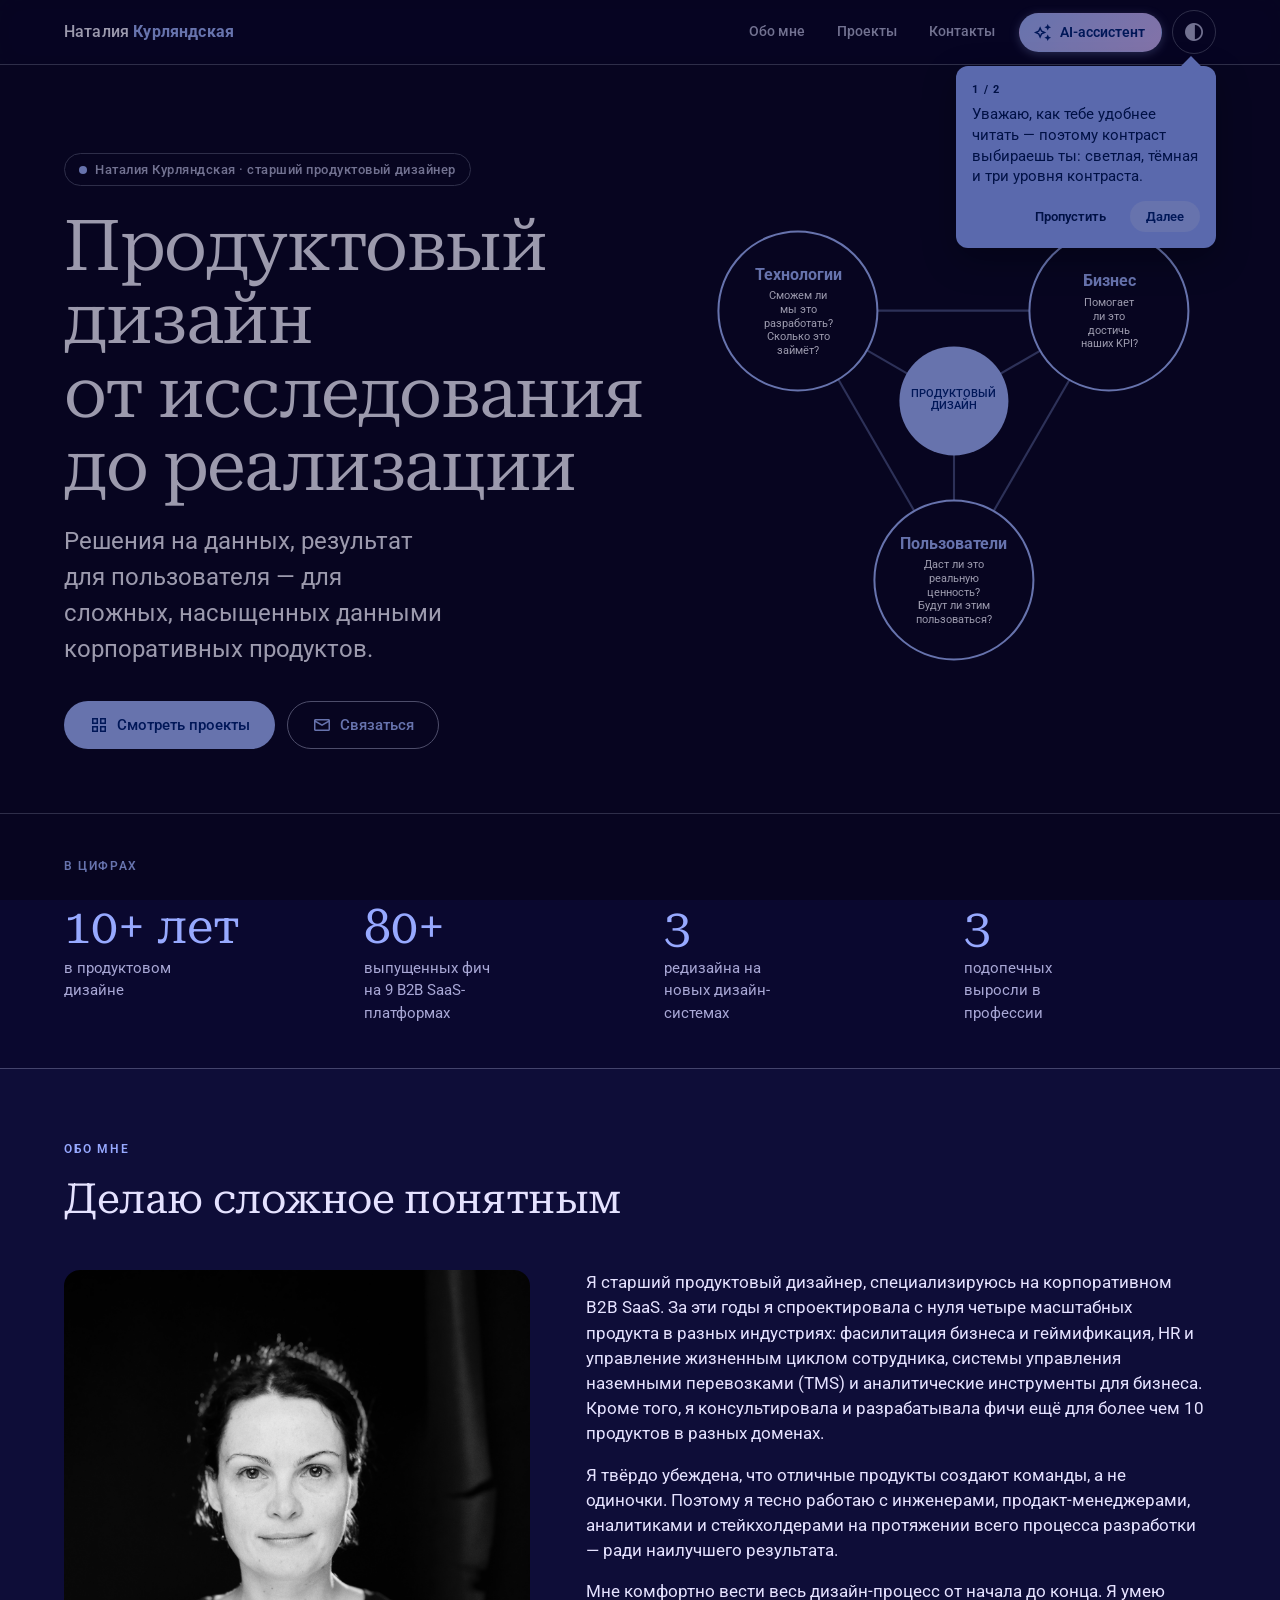
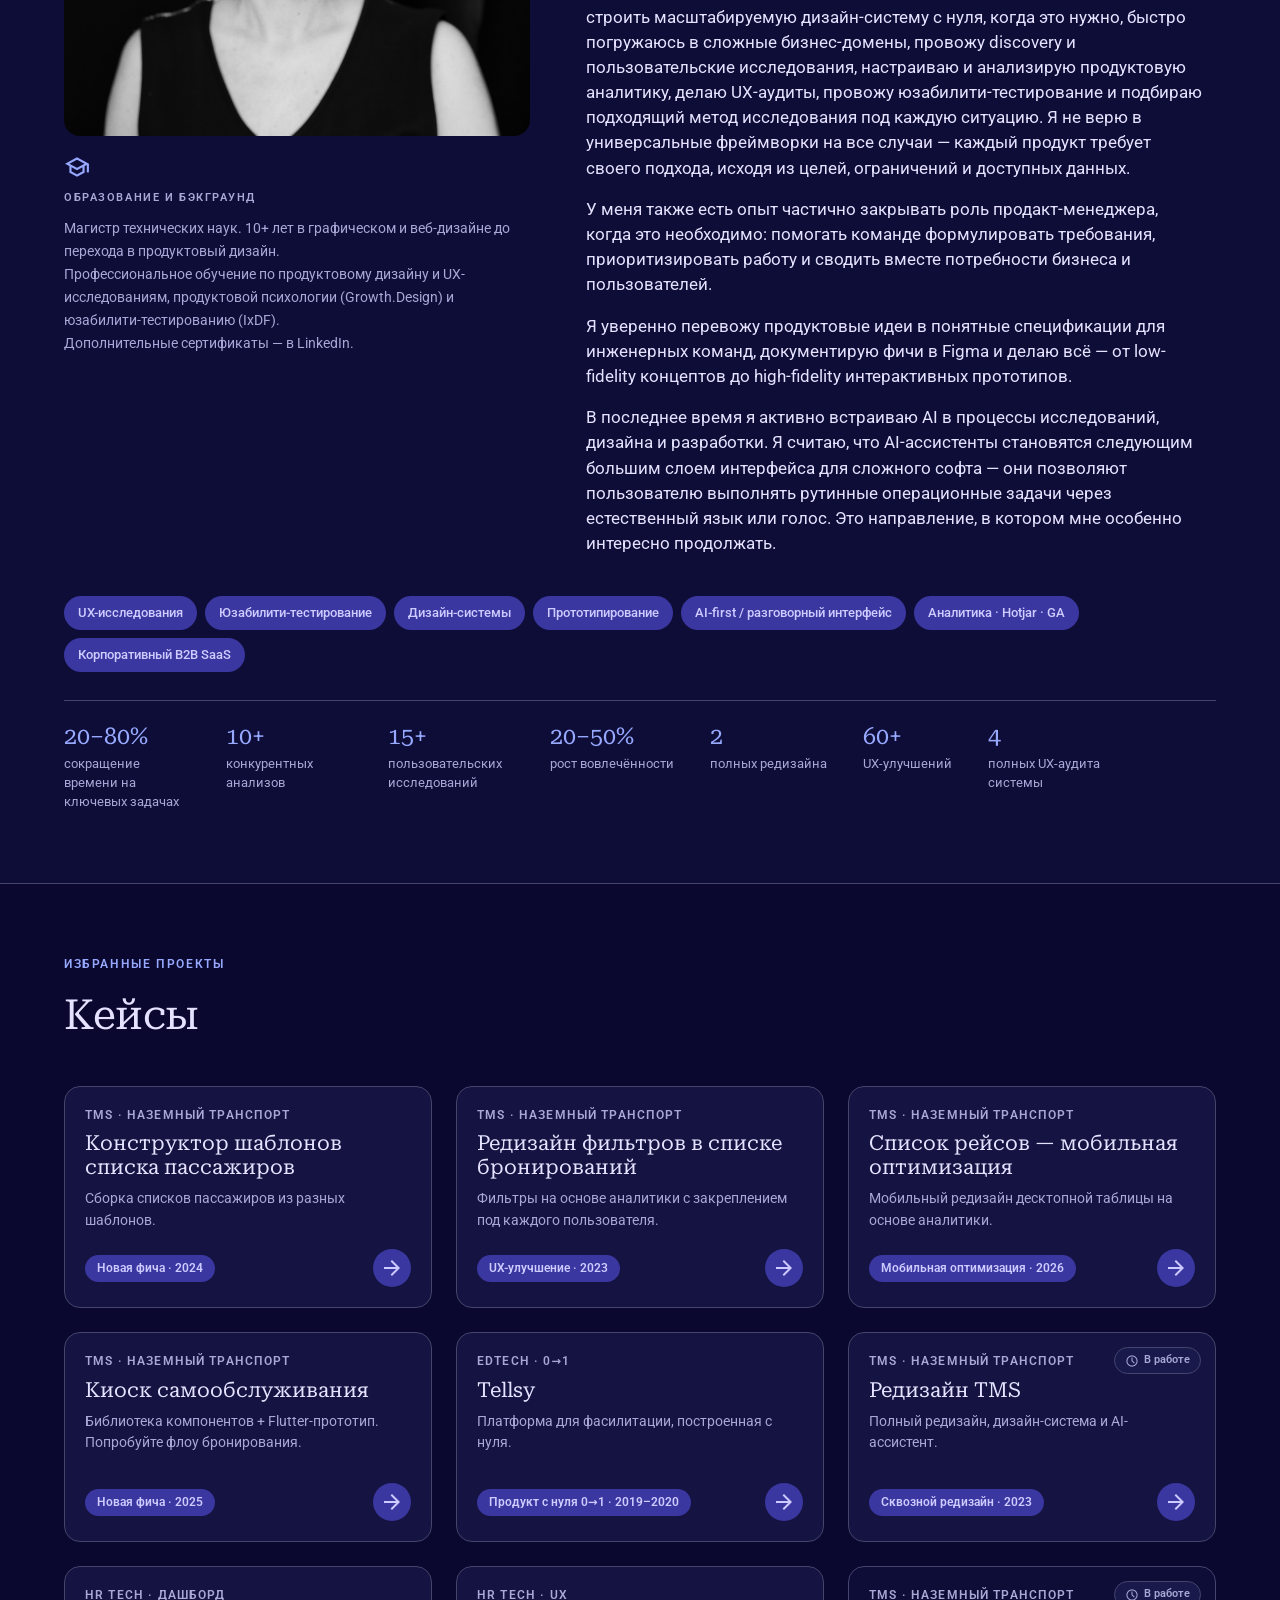
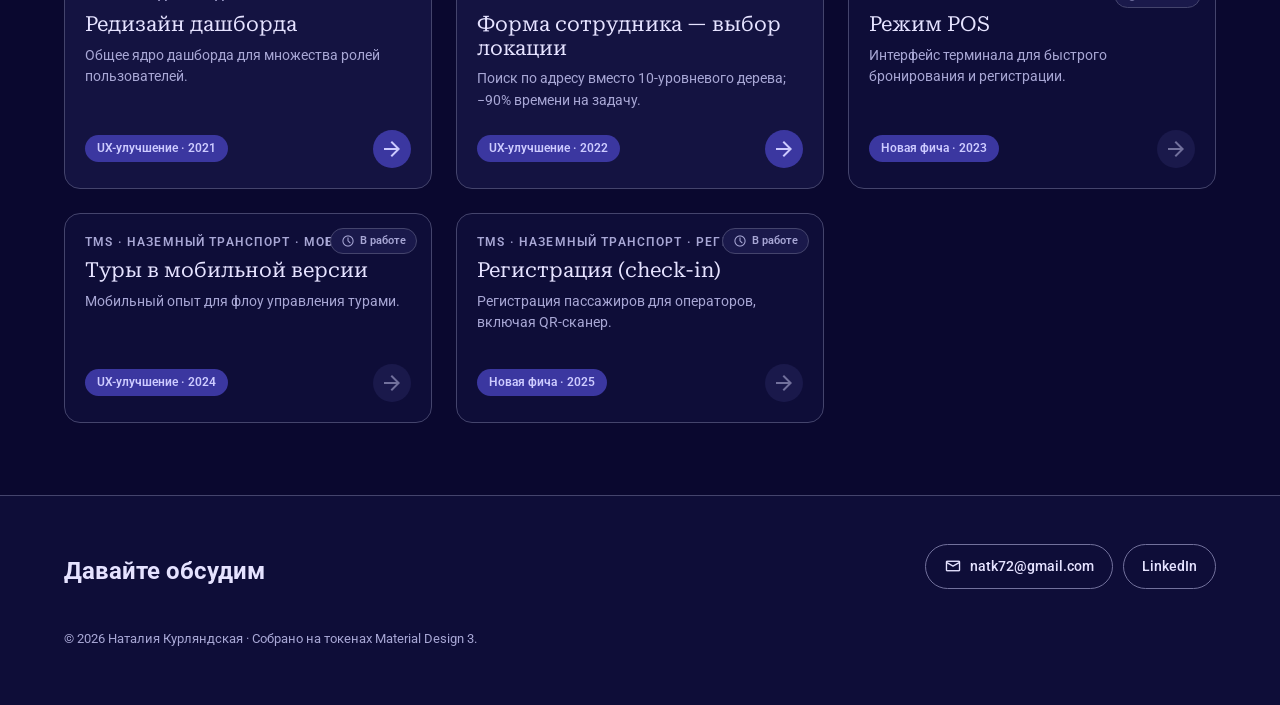
<file: index.html>
<!DOCTYPE html>
<html lang="ru" data-theme="dark" data-contrast="standard">
<head>
<meta charset="UTF-8">
<meta name="viewport" content="width=device-width, initial-scale=1.0">
<title>Наталия Курляндская — продуктовый дизайнер</title>
<meta name="description" content="Старший продуктовый дизайнер. Корпоративный B2B SaaS, дизайн-системы, AI-first интерфейсы. Продуктовый дизайн от исследования до реализации.">
<link rel="preconnect" href="https://fonts.googleapis.com">
<link rel="preconnect" href="https://fonts.gstatic.com" crossorigin>
<link href="https://fonts.googleapis.com/css2?family=Roboto:wght@300;400;500;700&family=Roboto+Serif:opsz,wght@8..144,400;8..144,500&display=swap" rel="stylesheet">
<link href="https://fonts.googleapis.com/css2?family=Material+Symbols+Outlined:opsz,wght,FILL,GRAD@24,400,0,0" rel="stylesheet">
<link rel="stylesheet" href="styles.css">
</head>
<body>

<!-- ============ TOP APP BAR ============ -->
<header class="appbar">
  <div class="wrap appbar-inner">
    <a class="brand" href="#top">Наталия&nbsp;<b>Курляндская</b></a>
    <nav class="nav">
      <a class="navlink" href="#about">Обо мне</a>
      <a class="navlink" href="#work">Проекты</a>
      <a class="navlink" href="#contact">Контакты</a>

      <div class="ai-wrap">
        <button class="ai-btn" id="aiBtn" aria-label="Открыть AI-ассистента">
          <span class="material-symbols-outlined">auto_awesome</span><span class="ai-btn-t">AI-ассистент</span>
        </button>
        <div class="coach" id="coachAI" role="dialog" aria-label="Подсказка про AI-ассистента">
          <div class="coach-step">2 / 2</div>
          <p>А ещё здесь есть AI-ассистент — лень скроллить? Просто спроси, и он отведёт тебя куда нужно.</p>
          <div class="coach-actions">
            <button class="coach-skip" data-coach-dismiss>Может, позже</button>
            <button class="coach-next" id="coachOpenChat">Спроси меня</button>
          </div>
        </div>
      </div>

      <div class="display-wrap">
        <button class="icon-btn" id="displayBtn" aria-label="Настройки отображения" aria-expanded="false" title="Тема и контраст">
          <span class="material-symbols-outlined">contrast</span>
        </button>
        <div class="coach" id="coachTheme" role="dialog" aria-label="Подсказка про тему">
          <div class="coach-step">1 / 2</div>
          <p>Уважаю, как тебе удобнее читать — поэтому контраст выбираешь ты: светлая, тёмная и три уровня контраста.</p>
          <div class="coach-actions">
            <button class="coach-skip" data-coach-dismiss>Пропустить</button>
            <button class="coach-next" id="coachToAI">Далее</button>
          </div>
        </div>
        <div class="panel" id="displayPanel" role="dialog" aria-label="Настройки отображения">
          <div class="group">
            <h3>Тема</h3>
            <div class="seg" id="themeSeg" role="group" aria-label="Тема">
              <button data-theme-val="light" aria-pressed="true"><span class="material-symbols-outlined">light_mode</span>Светлая</button>
              <button data-theme-val="dark" aria-pressed="false"><span class="material-symbols-outlined">dark_mode</span>Тёмная</button>
            </div>
          </div>
          <div class="group">
            <h3>Контраст</h3>
            <p class="hint">Посмотрите страницу при любом уровне контраста.</p>
            <div class="seg" id="contrastSeg" role="group" aria-label="Контраст">
              <button data-contrast-val="standard" aria-pressed="true">Стандартный</button>
              <button data-contrast-val="medium" aria-pressed="false">Средний</button>
              <button data-contrast-val="high" aria-pressed="false">Высокий</button>
            </div>
          </div>
        </div>
      </div>
    </nav>
  </div>
</header>

<main id="top">

<!-- ============ HERO ============ -->
<section class="hero">
  <div class="wrap hero-grid">
    <div>
      <span class="eyebrow"><span class="dot"></span>Наталия Курляндская · старший продуктовый дизайнер</span>
      <h1>Продуктовый дизайн<br>от исследования до реализации</h1>
      <p class="tagline">Решения на данных, результат для пользователя — для сложных, насыщенных данными корпоративных продуктов.</p>
      <div class="hero-cta">
        <a class="btn btn-filled" href="#work"><span class="material-symbols-outlined">grid_view</span>Смотреть проекты</a>
        <a class="btn btn-outline" href="#contact"><span class="material-symbols-outlined">mail</span>Связаться</a>
      </div>
    </div>
    <div class="hero-illu">
      <!-- Product Design triad — static, with electric current running along the links -->
      <div class="triad" id="triad" role="img" aria-label="Продуктовый дизайн в центре Технологий, Бизнеса и Пользователей, с ключевым вопросом каждой стороны">
        <svg class="triad-links" viewBox="0 0 100 100" aria-hidden="true">
          <!-- base lines (equilateral triad + spokes) -->
          <line class="lk" x1="20.1" y1="23" x2="79.9" y2="23"/>
          <line class="lk" x1="20.1" y1="23" x2="50" y2="74.75"/>
          <line class="lk" x1="79.9" y1="23" x2="50" y2="74.75"/>
          <line class="lk" x1="50" y1="40.3" x2="20.1" y2="23"/>
          <line class="lk" x1="50" y1="40.3" x2="79.9" y2="23"/>
          <line class="lk" x1="50" y1="40.3" x2="50" y2="74.75"/>
          <!-- electric current (running lights) -->
          <line class="spark" pathLength="100" style="animation-delay:0s"     x1="20.1" y1="23" x2="79.9" y2="23"/>
          <line class="spark" pathLength="100" style="animation-delay:-.7s"   x1="79.9" y1="23" x2="50" y2="74.75"/>
          <line class="spark" pathLength="100" style="animation-delay:-1.4s"  x1="50" y1="74.75" x2="20.1" y2="23"/>
          <line class="spark" pathLength="100" style="animation-delay:-.35s"  x1="20.1" y1="23" x2="50" y2="40.3"/>
          <line class="spark" pathLength="100" style="animation-delay:-1.05s" x1="79.9" y1="23" x2="50" y2="40.3"/>
          <line class="spark" pathLength="100" style="animation-delay:-1.75s" x1="50" y1="74.75" x2="50" y2="40.3"/>
        </svg>
        <div class="tri-core"><span>ПРОДУКТОВЫЙ<br>ДИЗАЙН</span></div>
        <div class="tri-node n-tech">
          <span class="tn-label">Технологии</span>
          <span class="tn-q">Сможем ли мы это разработать? Сколько это займёт?</span>
        </div>
        <div class="tri-node n-biz">
          <span class="tn-label">Бизнес</span>
          <span class="tn-q">Помогает ли это достичь наших KPI?</span>
        </div>
        <div class="tri-node n-users">
          <span class="tn-label">Пользователи</span>
          <span class="tn-q">Даст ли это реальную ценность? Будут ли этим пользоваться?</span>
        </div>
      </div>
    </div>
  </div>
</section>

<!-- ============ STATS BAND ============ -->
<section class="stat-band">
  <div class="wrap">
    <div class="section-head"><span class="label">В цифрах</span></div>
    <div class="stats stats-lg">
      <div class="stat"><div class="n">10+ лет</div><div class="l">в продуктовом дизайне</div></div>
      <div class="stat"><div class="n">80+</div><div class="l">выпущенных фич на 9 B2B SaaS-платформах</div></div>
      <div class="stat"><div class="n">3</div><div class="l">редизайна на новых дизайн-системах</div></div>
      <div class="stat"><div class="n">3</div><div class="l">подопечных выросли в профессии</div></div>
    </div>
  </div>
</section>

<!-- ============ ABOUT ============ -->
<section id="about" class="about section-pad">
  <div class="wrap">
    <div class="section-head">
      <span class="label">Обо мне</span>
      <h2>Делаю сложное понятным</h2>
    </div>
    <div class="about-grid">
      <div class="about-edu">
        <img class="about-photo" src="assets/portrait.jpg" alt="Наталия Курляндская — портрет" loading="lazy">
        <span class="material-symbols-outlined aside-icon">school</span>
        <span class="aside-label">Образование и бэкграунд</span>
        <p>Магистр технических наук. 10+ лет в графическом и веб-дизайне до перехода в продуктовый дизайн.</p>
        <p>Профессиональное обучение по продуктовому дизайну и UX-исследованиям, продуктовой психологии (Growth.Design) и юзабилити-тестированию (IxDF).</p>
        <p>Дополнительные сертификаты — в LinkedIn.</p>
      </div>
      <div class="about-body">
        <p>Я старший продуктовый дизайнер, специализируюсь на корпоративном B2B&nbsp;SaaS. За эти годы я спроектировала с нуля четыре масштабных продукта в разных индустриях: фасилитация бизнеса и геймификация, HR и управление жизненным циклом сотрудника, системы управления наземными перевозками (TMS) и аналитические инструменты для бизнеса. Кроме того, я консультировала и разрабатывала фичи ещё для более чем 10 продуктов в разных доменах.</p>
        <p>Я твёрдо убеждена, что отличные продукты создают команды, а не одиночки. Поэтому я тесно работаю с инженерами, продакт-менеджерами, аналитиками и стейкхолдерами на протяжении всего процесса разработки — ради наилучшего результата.</p>
        <p>Мне комфортно вести весь дизайн-процесс от начала до конца. Я умею строить масштабируемую дизайн-систему с нуля, когда это нужно, быстро погружаюсь в сложные бизнес-домены, провожу discovery и пользовательские исследования, настраиваю и анализирую продуктовую аналитику, делаю UX-аудиты, провожу юзабилити-тестирование и подбираю подходящий метод исследования под каждую ситуацию. Я не верю в универсальные фреймворки на все случаи — каждый продукт требует своего подхода, исходя из целей, ограничений и доступных данных.</p>
        <p>У меня также есть опыт частично закрывать роль продакт-менеджера, когда это необходимо: помогать команде формулировать требования, приоритизировать работу и сводить вместе потребности бизнеса и пользователей.</p>
        <p>Я уверенно перевожу продуктовые идеи в понятные спецификации для инженерных команд, документирую фичи в Figma и делаю всё — от low-fidelity концептов до high-fidelity интерактивных прототипов.</p>
        <p>В последнее время я активно встраиваю AI в процессы исследований, дизайна и разработки. Я считаю, что AI-ассистенты становятся следующим большим слоем интерфейса для сложного софта — они позволяют пользователю выполнять рутинные операционные задачи через естественный язык или голос. Это направление, в котором мне особенно интересно продолжать.</p>
      </div>
    </div>
    <div class="about-bottom">
      <div class="chips">
        <span class="chip">UX-исследования</span>
        <span class="chip">Юзабилити-тестирование</span>
        <span class="chip">Дизайн-системы</span>
        <span class="chip">Прототипирование</span>
        <span class="chip">AI-first / разговорный интерфейс</span>
        <span class="chip">Аналитика · Hotjar · GA</span>
        <span class="chip">Корпоративный B2B SaaS</span>
      </div>
      <div class="stats stats-sm">
        <div class="stat"><div class="n">20–80%</div><div class="l">сокращение времени на ключевых задачах</div></div>
        <div class="stat"><div class="n">10+</div><div class="l">конкурентных анализов</div></div>
        <div class="stat"><div class="n">15+</div><div class="l">пользовательских исследований</div></div>
        <div class="stat"><div class="n">20–50%</div><div class="l">рост вовлечённости</div></div>
        <div class="stat"><div class="n">2</div><div class="l">полных редизайна</div></div>
        <div class="stat"><div class="n">60+</div><div class="l">UX-улучшений</div></div>
        <div class="stat"><div class="n">4</div><div class="l">полных UX-аудита системы</div></div>
      </div>
    </div>
  </div>
</section>

<!-- ============ WORK ============ -->
<section id="work" class="section-pad">
  <div class="wrap">
    <div class="section-head">
      <span class="label">Избранные проекты</span>
      <h2>Кейсы</h2>
    </div>
    <div class="cards">

      <a class="card" href="manifest.html" aria-label="Конструктор шаблонов списка пассажиров">
        <div class="card-body">
          <span class="card-cat">TMS · Наземный транспорт</span>
          <span class="card-title">Конструктор шаблонов списка пассажиров</span>
          <span class="card-desc">Сборка списков пассажиров из разных шаблонов.</span>
          <div class="card-foot">
            <span class="card-tag">Новая фича · 2024</span>
            <span class="card-arrow"><span class="material-symbols-outlined">arrow_forward</span></span>
          </div>
        </div>
      </a>

      <a class="card" href="filters.html" aria-label="Редизайн фильтров в списке бронирований">
        <div class="card-body">
          <span class="card-cat">TMS · Наземный транспорт</span>
          <span class="card-title">Редизайн фильтров в списке бронирований</span>
          <span class="card-desc">Фильтры на основе аналитики с закреплением под каждого пользователя.</span>
          <div class="card-foot">
            <span class="card-tag">UX-улучшение · 2023</span>
            <span class="card-arrow"><span class="material-symbols-outlined">arrow_forward</span></span>
          </div>
        </div>
      </a>

      <a class="card" href="trips.html" aria-label="Список рейсов — мобильная оптимизация">
        <div class="card-body">
          <span class="card-cat">TMS · Наземный транспорт</span>
          <span class="card-title">Список рейсов — мобильная оптимизация</span>
          <span class="card-desc">Мобильный редизайн десктопной таблицы на основе аналитики.</span>
          <div class="card-foot">
            <span class="card-tag">Мобильная оптимизация · 2026</span>
            <span class="card-arrow"><span class="material-symbols-outlined">arrow_forward</span></span>
          </div>
        </div>
      </a>

      <a class="card" href="kiosk.html" aria-label="Киоск самообслуживания">
        <div class="card-body">
          <span class="card-cat">TMS · Наземный транспорт</span>
          <span class="card-title">Киоск самообслуживания</span>
          <span class="card-desc">Библиотека компонентов + Flutter-прототип. Попробуйте флоу бронирования.</span>
          <div class="card-foot">
            <span class="card-tag">Новая фича · 2025</span>
            <span class="card-arrow"><span class="material-symbols-outlined">arrow_forward</span></span>
          </div>
        </div>
      </a>

      <a class="card" href="tellsy.html" aria-label="Tellsy">
        <div class="card-body">
          <span class="card-cat">EdTech · 0→1</span>
          <span class="card-title">Tellsy</span>
          <span class="card-desc">Платформа для фасилитации, построенная с нуля.</span>
          <div class="card-foot">
            <span class="card-tag">Продукт с нуля 0→1 · 2019–2020</span>
            <span class="card-arrow"><span class="material-symbols-outlined">arrow_forward</span></span>
          </div>
        </div>
      </a>

      <a class="card" href="seatos.html" aria-label="TMS для наземного транспорта — SeatOS (в работе)">
        <span class="card-progress"><span class="material-symbols-outlined">schedule</span>В работе</span>
        <div class="card-body">
          <span class="card-cat">TMS · Наземный транспорт</span>
          <span class="card-title">Редизайн TMS</span>
          <span class="card-desc">Полный редизайн, дизайн-система и AI-ассистент.</span>
          <div class="card-foot">
            <span class="card-tag">Сквозной редизайн · 2023</span>
            <span class="card-arrow"><span class="material-symbols-outlined">arrow_forward</span></span>
          </div>
        </div>
      </a>

      <a class="card" href="dashboard.html" aria-label="Редизайн дашборда">
        <div class="card-body">
          <span class="card-cat">HR Tech · Дашборд</span>
          <span class="card-title">Редизайн дашборда</span>
          <span class="card-desc">Общее ядро дашборда для множества ролей пользователей.</span>
          <div class="card-foot">
            <span class="card-tag">UX-улучшение · 2021</span>
            <span class="card-arrow"><span class="material-symbols-outlined">arrow_forward</span></span>
          </div>
        </div>
      </a>

      <a class="card" href="iqhr.html" aria-label="Форма сотрудника — выбор локации">
        <div class="card-body">
          <span class="card-cat">HR Tech · UX</span>
          <span class="card-title">Форма сотрудника — выбор локации</span>
          <span class="card-desc">Поиск по адресу вместо 10-уровневого дерева; −90% времени на задачу.</span>
          <div class="card-foot">
            <span class="card-tag">UX-улучшение · 2022</span>
            <span class="card-arrow"><span class="material-symbols-outlined">arrow_forward</span></span>
          </div>
        </div>
      </a>


      <a class="card disabled" aria-disabled="true" aria-label="Режим POS (в работе)">
        <span class="card-progress"><span class="material-symbols-outlined">schedule</span>В работе</span>
        <div class="card-body">
          <span class="card-cat">TMS · Наземный транспорт</span>
          <span class="card-title">Режим POS</span>
          <span class="card-desc">Интерфейс терминала для быстрого бронирования и регистрации.</span>
          <div class="card-foot">
            <span class="card-tag">Новая фича · 2023</span>
            <span class="card-arrow off"><span class="material-symbols-outlined">arrow_forward</span></span>
          </div>
        </div>
      </a>

      <a class="card disabled" aria-disabled="true" aria-label="Туры в мобильной версии (в работе)">
        <span class="card-progress"><span class="material-symbols-outlined">schedule</span>В работе</span>
        <div class="card-body">
          <span class="card-cat">TMS · Наземный транспорт · Мобайл</span>
          <span class="card-title">Туры в мобильной версии</span>
          <span class="card-desc">Мобильный опыт для флоу управления турами.</span>
          <div class="card-foot">
            <span class="card-tag">UX-улучшение · 2024</span>
            <span class="card-arrow off"><span class="material-symbols-outlined">arrow_forward</span></span>
          </div>
        </div>
      </a>

      <a class="card disabled" aria-disabled="true" aria-label="Регистрация (в работе)">
        <span class="card-progress"><span class="material-symbols-outlined">schedule</span>В работе</span>
        <div class="card-body">
          <span class="card-cat">TMS · Наземный транспорт · Регистрация</span>
          <span class="card-title">Регистрация (check-in)</span>
          <span class="card-desc">Регистрация пассажиров для операторов, включая QR-сканер.</span>
          <div class="card-foot">
            <span class="card-tag">Новая фича · 2025</span>
            <span class="card-arrow off"><span class="material-symbols-outlined">arrow_forward</span></span>
          </div>
        </div>
      </a>

    </div>
  </div>
</section>

<!-- ============ FOOTER / CONTACT ============ -->
<footer id="contact">
  <div class="wrap">
    <div class="foot-grid">
      <div>
        <h2>Давайте обсудим</h2>
      </div>
      <div class="foot-links">
        <a class="js-mail" href="#" data-u="natk72" data-d="gmail.com" data-show><span class="material-symbols-outlined">mail</span><span data-mail>написать мне</span></a>
        <a href="https://www.linkedin.com/in/natalia-kurlyandskaya" target="_blank" rel="noopener">LinkedIn</a>
      </div>
    </div>
    <p class="copyright">© 2026 Наталия Курляндская · Собрано на токенах Material Design 3.</p>
  </div>
</footer>

</main>

<!-- ============ AI ASSISTANT (playful demo) ============ -->
<div class="chat" id="chat" aria-live="polite">
  <div class="chat-head">
    <div class="chat-id">
      <span class="chat-avatar"><span class="material-symbols-outlined">auto_awesome</span></span>
      <div>
        <div class="chat-name">AI Наталии <span class="chat-badge">демо</span></div>
        <div class="chat-sub"><span class="chat-dot"></span>Онлайн · немного перебрал кофе</div>
      </div>
    </div>
    <button class="icon-btn chat-close" id="chatClose" aria-label="Закрыть чат"><span class="material-symbols-outlined">close</span></button>
  </div>
  <div class="chat-log" id="chatLog"></div>
  <div class="chat-chips" id="chatChips"></div>
  <form class="chat-input" id="chatForm" autocomplete="off">
    <input id="chatText" type="text" placeholder="Спроси что угодно…" aria-label="Сообщение">
    <button type="submit" class="chat-send" aria-label="Отправить"><span class="material-symbols-outlined">arrow_upward</span></button>
  </form>
  <div class="chat-foot">Игровое демо · вдохновлено AI-ассистентом, которого я сделала для SeatOS</div>
</div>
<div class="coach-scrim" id="coachScrim"></div>

<script>
(function(){
  var root = document.documentElement;
  var btn = document.getElementById('displayBtn');
  var panel = document.getElementById('displayPanel');
  var themeSeg = document.getElementById('themeSeg');
  var contrastSeg = document.getElementById('contrastSeg');

  // ---- default theme is always dark on each new entry ----
  root.setAttribute('data-theme', 'dark');
  try{
    var savedContrast = localStorage.getItem('nk-contrast');
    if(savedContrast) root.setAttribute('data-contrast', savedContrast);
  }catch(e){}

  function sync(seg, attr){
    var cur = root.getAttribute(attr);
    seg.querySelectorAll('button').forEach(function(b){
      var v = b.getAttribute('data-'+attr.replace('data-','')+'-val') || b.getAttribute(attr+'-val');
      b.setAttribute('aria-pressed', String(v===cur));
    });
  }
  function syncAll(){
    themeSeg.querySelectorAll('button').forEach(function(b){
      b.setAttribute('aria-pressed', String(b.dataset.themeVal===root.getAttribute('data-theme')));
    });
    contrastSeg.querySelectorAll('button').forEach(function(b){
      b.setAttribute('aria-pressed', String(b.dataset.contrastVal===root.getAttribute('data-contrast')));
    });
  }
  syncAll();

  // ---- panel open/close ----
  function openPanel(o){
    panel.classList.toggle('open', o);
    btn.setAttribute('aria-expanded', String(o));
  }
  btn.addEventListener('click', function(e){ e.stopPropagation(); openPanel(!panel.classList.contains('open')); });
  document.addEventListener('click', function(e){ if(!panel.contains(e.target) && e.target!==btn) openPanel(false); });
  document.addEventListener('keydown', function(e){ if(e.key==='Escape') openPanel(false); });

  // ---- segmented controls ----
  themeSeg.addEventListener('click', function(e){
    var b = e.target.closest('button'); if(!b) return;
    root.setAttribute('data-theme', b.dataset.themeVal);
    try{ localStorage.setItem('nk-theme', b.dataset.themeVal); }catch(e){}
    syncAll();
  });
  contrastSeg.addEventListener('click', function(e){
    var b = e.target.closest('button'); if(!b) return;
    root.setAttribute('data-contrast', b.dataset.contrastVal);
    try{ localStorage.setItem('nk-contrast', b.dataset.contrastVal); }catch(e){}
    syncAll();
  });
})();

/* ============ Coachmarks + AI assistant ============ */
(function(){
  var aiBtn=document.getElementById('aiBtn');
  var coachTheme=document.getElementById('coachTheme');
  var coachAI=document.getElementById('coachAI');
  var scrim=document.getElementById('coachScrim');
  var chat=document.getElementById('chat');
  var chatLog=document.getElementById('chatLog');
  var chatChips=document.getElementById('chatChips');
  var chatForm=document.getElementById('chatForm');
  var chatText=document.getElementById('chatText');
  var chatClose=document.getElementById('chatClose');

  /* ---------- onboarding coachmarks ---------- */
  function seen(){ try{return sessionStorage.getItem('nk-coach-seen')==='1';}catch(e){return false;} }
  function markSeen(){ try{ sessionStorage.setItem('nk-coach-seen','1'); }catch(e){} }
  function finishCoach(){
    coachTheme.classList.remove('open'); coachAI.classList.remove('open'); scrim.classList.remove('show');
    aiBtn.classList.remove('pulse');
    markSeen();
  }
  function startCoach(){
    if(seen()) return;
    markSeen();
    aiBtn.classList.add('pulse');
    setTimeout(function(){ scrim.classList.add('show'); coachTheme.classList.add('open'); }, 900);
  }
  document.getElementById('coachToAI').addEventListener('click', function(){
    coachTheme.classList.remove('open');
    setTimeout(function(){ coachAI.classList.add('open'); }, 160);
  });
  document.getElementById('coachOpenChat').addEventListener('click', function(){ finishCoach(); openChat(); });
  document.querySelectorAll('[data-coach-dismiss]').forEach(function(b){ b.addEventListener('click', finishCoach); });
  scrim.addEventListener('click', finishCoach);

  /* ---------- chat open/close ---------- */
  var started=false;
  function openChat(){
    chat.classList.add('open'); aiBtn.classList.remove('pulse');
    if(!started){ started=true; greet(); }
    setTimeout(function(){ chatText.focus(); }, 300);
  }
  function closeChat(){ chat.classList.remove('open'); }
  aiBtn.addEventListener('click', function(){ chat.classList.contains('open')?closeChat():openChat(); });
  chatClose.addEventListener('click', closeChat);
  document.addEventListener('keydown', function(e){ if(e.key==='Escape') closeChat(); });

  /* ---------- message rendering ---------- */
  function scrollLog(){ chatLog.scrollTop=chatLog.scrollHeight; }
  function addUser(text){
    var d=document.createElement('div'); d.className='msg user'; d.textContent=text;
    chatLog.appendChild(d); scrollLog();
  }
  function addBot(reply){
    var d=document.createElement('div'); d.className='msg bot';
    d.innerHTML=reply.text.replace(/\n/g,'<br>');
    (reply.actions||[]).forEach(function(a){
      var btn=document.createElement('button'); btn.className='act';
      btn.innerHTML='<span class="material-symbols-outlined">'+(a.icon||'arrow_forward')+'</span>'+a.label;
      btn.addEventListener('click', function(){
        if(a.scroll){ var el=document.querySelector(a.scroll); if(el) el.scrollIntoView({behavior:'smooth'}); }
        if(a.href){ window.location.href=a.href; }
      });
      d.appendChild(btn);
    });
    chatLog.appendChild(d); scrollLog();
  }
  function typing(cb){
    var t=document.createElement('div'); t.className='typing';
    t.innerHTML='<span></span><span></span><span></span>';
    chatLog.appendChild(t); scrollLog();
    setTimeout(function(){ t.remove(); cb(); }, 650+Math.random()*350);
  }
  function botSay(reply){ typing(function(){ addBot(reply); }); }

  /* ---------- chips ---------- */
  var CHIPS=['Кто она?','Лучший проект?','Можно её нанять?','Удиви меня'];
  function renderChips(){
    chatChips.innerHTML='';
    CHIPS.forEach(function(c){
      var b=document.createElement('button'); b.className='chat-chip'; b.textContent=c;
      b.addEventListener('click', function(){ handle(c); });
      chatChips.appendChild(b);
    });
  }

  function greet(){
    renderChips();
    botSay({text:"Привет! Я AI-ассистент Наталии — игровое демо, как то, что она встроила в SeatOS. 👋<br><br>Скроллить — это так 2010-й. Спроси что угодно или нажми подсказку ниже."});
  }

  /* ---------- intents ---------- */
  var JOKES=[
    "Почему UX-дизайнер перешёл дорогу? Исследование показало, что пользователи именно там. 🚸",
    "Рассказал бы шутку про whitespace… но дам ей подышать. 🧘",
    "UX-дизайнер заходит в бар, врезается в стул, врезается в стол. И говорит: «Видите? Пользователи никогда не идут туда, где вы их ждёте!»",
    "Моё любимое цветовое пространство — между <i>final</i> и <i>final_v2_ТОЧНО_final</i>. 🎨"
  ];
  function has(s,arr){ for(var i=0;i<arr.length;i++){ if(s.indexOf(arr[i])>-1) return true; } return false; }

  function reply(raw){
    var s=raw.toLowerCase();
    if(has(s,['seatos','seat os','tms','транспорт','автобус','travelier']))
      return {text:"<b>SeatOS</b> — её главный проект. B2B-платформа управления перевозками, которую она редизайнила сквозным образом: новая дизайн-система с нуля, −40% времени на задачу, интерфейсы для POS-терминалов и киосков самообслуживания и встроенный AI-ассистент (мой более крутой кузен 😎). Заняло 8 месяцев.",actions:[{label:'Показать SeatOS',icon:'directions_bus',scroll:'#work'}]};
    if(has(s,['киоск','kiosk','самообслуж','pos','терминал']))
      return {text:"<b>Киоск самообслуживания</b> — тач-интерфейс для продажи билетов на терминалах без персонала. Крупные цели, спокойные флоу, ясность без сотрудника рядом.",actions:[{label:'Показать киоск',icon:'point_of_sale',scroll:'#work'}]};
    if(has(s,['hr','iqhr','ростелеком','рекрут','найм','кандидат']))
      return {text:"Два <b>HR / IQHR</b> кейса в Ростелекоме — насыщенный данными дашборд рекрутинга и UX-исследование, которое распутало флоу найма и сократило время на задачу примерно на 50%.",actions:[{label:'Показать HR-кейсы',icon:'dashboard',scroll:'#work'}]};
    if(has(s,['tellsy','фасилит','брейншторм','воркшоп']))
      return {text:"<b>Tellsy</b> — платформа для фасилитации, которую она построила 0→1 как единственный дизайнер, а потом вела как продакт-менеджер. Что-то вроде Slido/Mentimeter с геймификацией.",actions:[{label:'Открыть Tellsy',icon:'groups',scroll:'#work'}]};
    if(has(s,['лучший проект','проект','портфолио','кейс','работ','покажи']))
      return {text:"Пять кейсов: <b>SeatOS</b> (главный), <b>Киоск самообслуживания</b>, два <b>HR/IQHR</b> исследования и <b>Tellsy</b>. Отвести тебя к стене работ?",actions:[{label:'К проектам — для тебя',icon:'grid_view',scroll:'#work'}]};
    if(has(s,['кто','обо мне','о себе','наталия','бэкграунд','опыт','она ']) || s==='кто она?')
      return {text:"<b>Наталия Курляндская</b> — старший продуктовый дизайнер, корпоративный B2B SaaS. Исследование → интерфейс → релиз. 10+ лет, магистр технических наук, строит дизайн-системы с нуля, и да — научила AI общаться с операторами автобусов.",actions:[{label:'Читать «Обо мне»',icon:'person',scroll:'#about'}]};
    if(has(s,['наня','нанять','наём','доступна','вакан','удалён','фриланс','сотруднич','ставка','зарплат']))
      return {text:"Она <b>открыта к удалёнке</b> (Тель-Авивский округ). Самый быстрый путь — короткое письмо. Или — смотри — я проскроллю тебя к контактам. Тебе скроллить не надо. Пожалуйста. 😌",actions:[{label:'К контактам',icon:'south',scroll:'#contact'},{label:'Написать Наталии',icon:'mail',href:'mailto:'+'natk72'+String.fromCharCode(64)+'gmail.com'}]};
    if(has(s,['навык','инструм','figma','фигма','hotjar','аналитик','дизайн-систем','исследован','прототип']))
      return {text:"Инструментарий: UX-исследования и юзабилити-тестирование, дизайн-системы, прототипирование, AI-first / разговорный интерфейс, аналитика (Hotjar, GA), Figma. Инженерная голова, дизайнерское сердце.",actions:[{label:'Навыки в «Обо мне»',icon:'tune',scroll:'#about'}]};
    if(has(s,['тема','тёмн','темн','светл','контраст','цвет','ультрамарин','палитр']))
      return {text:"О, коллега-дизайн-нёрд. 🤓 Нажми <b>◑ иконку</b> справа вверху: светлая/тёмная + три уровня контраста — всё сгенерировано в <b>Material 3</b> из ультрамаринового seed. Попробуй <b>высокий контраст</b>, он хрустящий."};
    if(has(s,['шутк','смешн','посмея','удиви','весел','развесели']) || s==='удиви меня')
      return {text:JOKES[Math.floor(Math.random()*JOKES.length)],actions:[{label:'ок, хочу написать',icon:'mail',href:'mailto:'+'natk72'+String.fromCharCode(64)+'gmail.com'},{label:'Ладно, покажи работы',icon:'grid_view',scroll:'#work'}]};
    if(has(s,['ai','ассистент','бот','ты кто','чатбот','демо']))
      return {text:"Я <b>скриптовый демо-бот</b> с манией величия — игровой кивок на реального разговорного ассистента, которого Наталия спроектировала для SeatOS (ясность, доверие, human-in-the-loop, всё как надо). Я не думаю; я просто обаяю. ✨"};
    if(has(s,['привет','здоров','хай','салют','ку ']) || s==='привет' || s==='хай')
      return {text:"Привет! 👋 Спроси меня про её работы, можно ли её нанять, или скажи <i>удиви меня</i>."};
    return {text:"Я не волшебник — я ещё учусь 🪄 Если нравится то, что видишь, напиши Наталии. Пока что я обучен только на темах ниже 👇",
      actions:[{label:'Написать Наталии',icon:'mail',href:'mailto:'+'natk72'+String.fromCharCode(64)+'gmail.com'}]};
  }
  function handle(text){ addUser(text); botSay(reply(text)); }

  chatForm.addEventListener('submit', function(e){
    e.preventDefault();
    var v=chatText.value.trim(); if(!v) return;
    chatText.value=''; handle(v);
  });

  startCoach();
})();

/* ============ Hero carousel ============ */
(function(){
  var track=document.getElementById('slides');
  var dots=document.getElementById('carDots');
  var cap=document.getElementById('carCap');
  var prev=document.getElementById('carPrev');
  var next=document.getElementById('carNext');
  var carousel=document.getElementById('carousel');
  if(!track) return;
  var n=track.children.length, i=0, timer=null;
  var caps=["Технологии · Бизнес · Пользователи, связанные в продуктовом дизайне.",
            "Пользователь ищет выход — дизайн его находит."];
  function go(k){
    i=(k+n)%n;
    track.style.transform='translateX('+(-i*100)+'%)';
    Array.prototype.forEach.call(dots.children,function(d,x){ d.classList.toggle('active',x===i); });
    cap.textContent=caps[i]||'';
  }
  function start(){ stop(); timer=setInterval(function(){ go(i+1); },6000); }
  function stop(){ if(timer){ clearInterval(timer); timer=null; } }
  prev.addEventListener('click',function(){ go(i-1); start(); });
  next.addEventListener('click',function(){ go(i+1); start(); });
  dots.addEventListener('click',function(e){ var b=e.target.closest('button'); if(!b) return; go(+b.dataset.i); start(); });
  carousel.addEventListener('mouseenter',stop);
  carousel.addEventListener('mouseleave',start);
  go(0); start();
})();

</script>
<script src="app.js"></script>
<!-- Яндекс.Метрика: вставить счётчик сюда (заменить NNNNNNNN на номер счётчика), затем раскомментировать -->
<!--
<script type="text/javascript">
   (function(m,e,t,r,i,k,a){m[i]=m[i]||function(){(m[i].a=m[i].a||[]).push(arguments)};
   m[i].l=1*new Date();
   for (var j = 0; j < document.scripts.length; j++) {if (document.scripts[j].src === r) { return; }}
   k=e.createElement(t),a=e.getElementsByTagName(t)[0],k.async=1,k.src=r,a.parentNode.insertBefore(k,a)})
   (window, document, "script", "https://mc.yandex.ru/metrika/tag.js", "ym");
   ym(NNNNNNNN, "init", { clickmap:true, trackLinks:true, accurateTrackBounce:true });
</script>
<noscript><div><img src="https://mc.yandex.ru/watch/NNNNNNNN" style="position:absolute; left:-9999px;" alt="" /></div></noscript>
-->
</body>
</html>
</file>
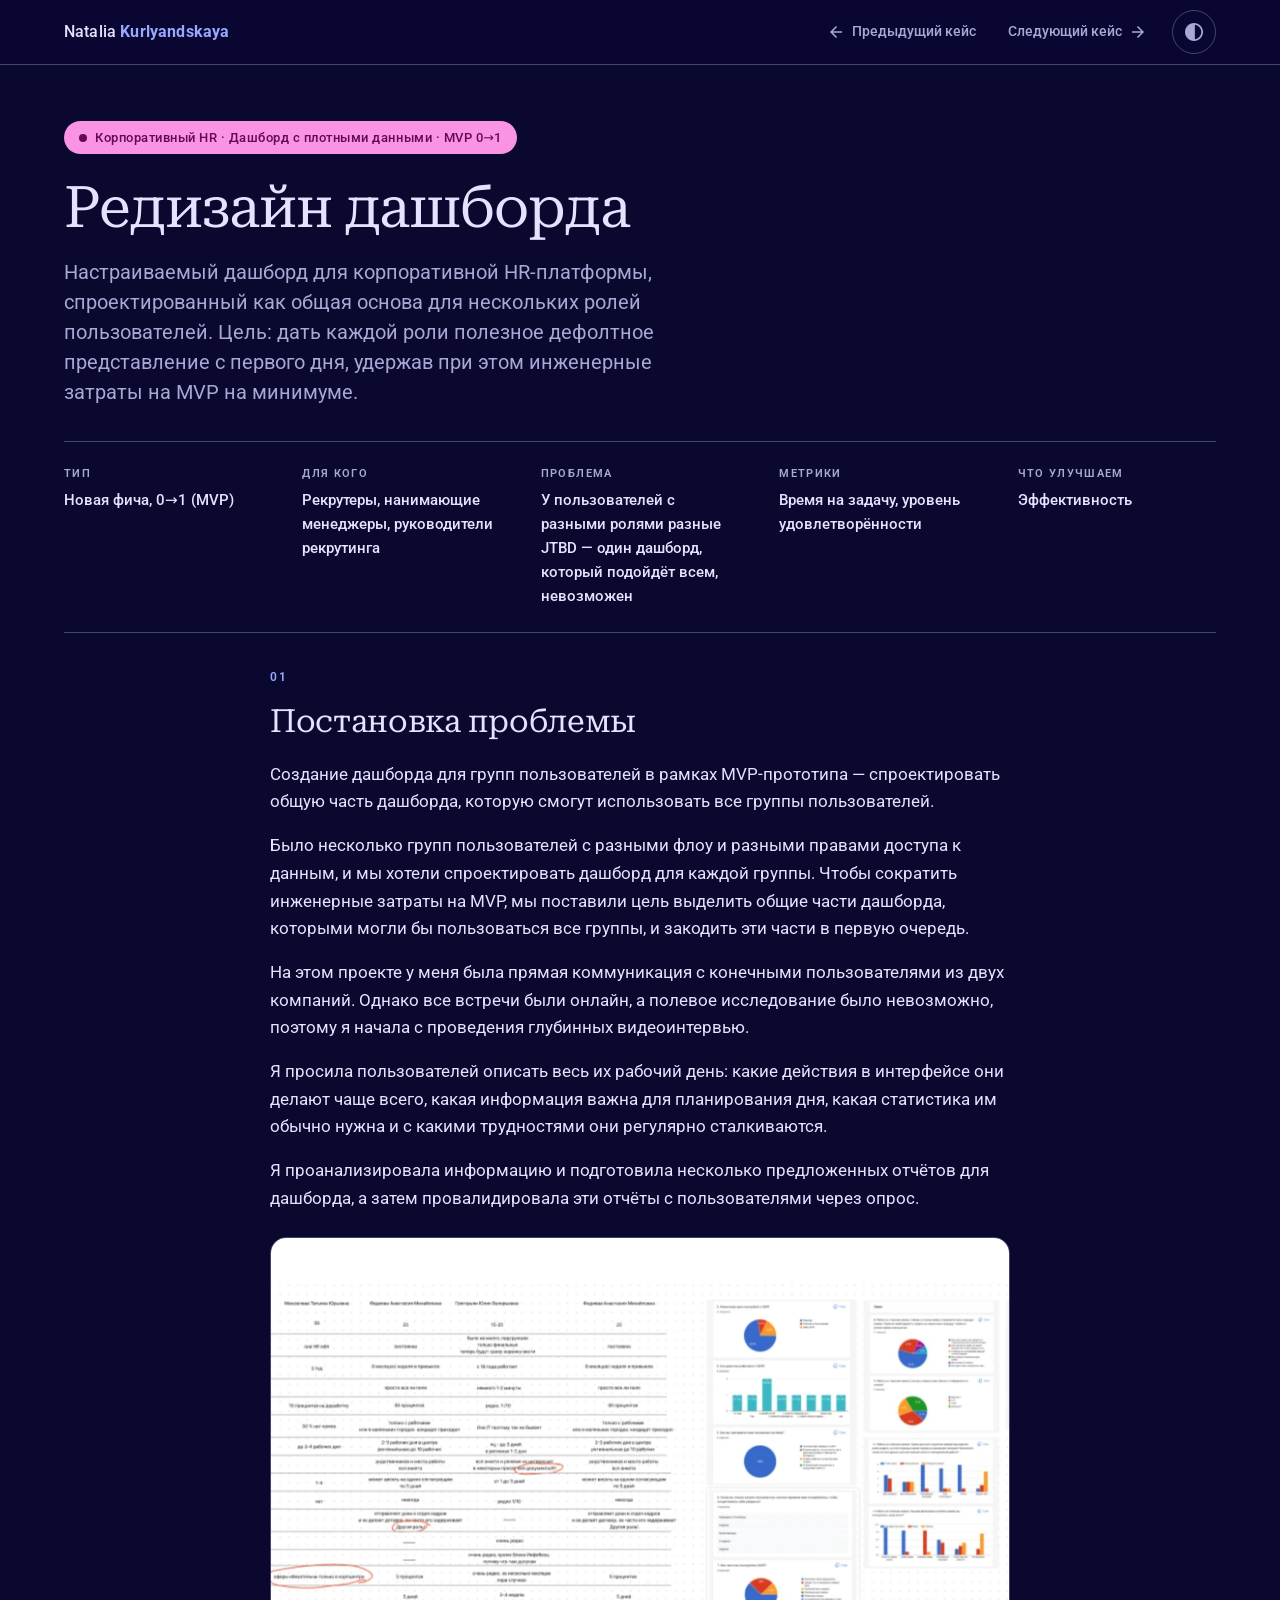
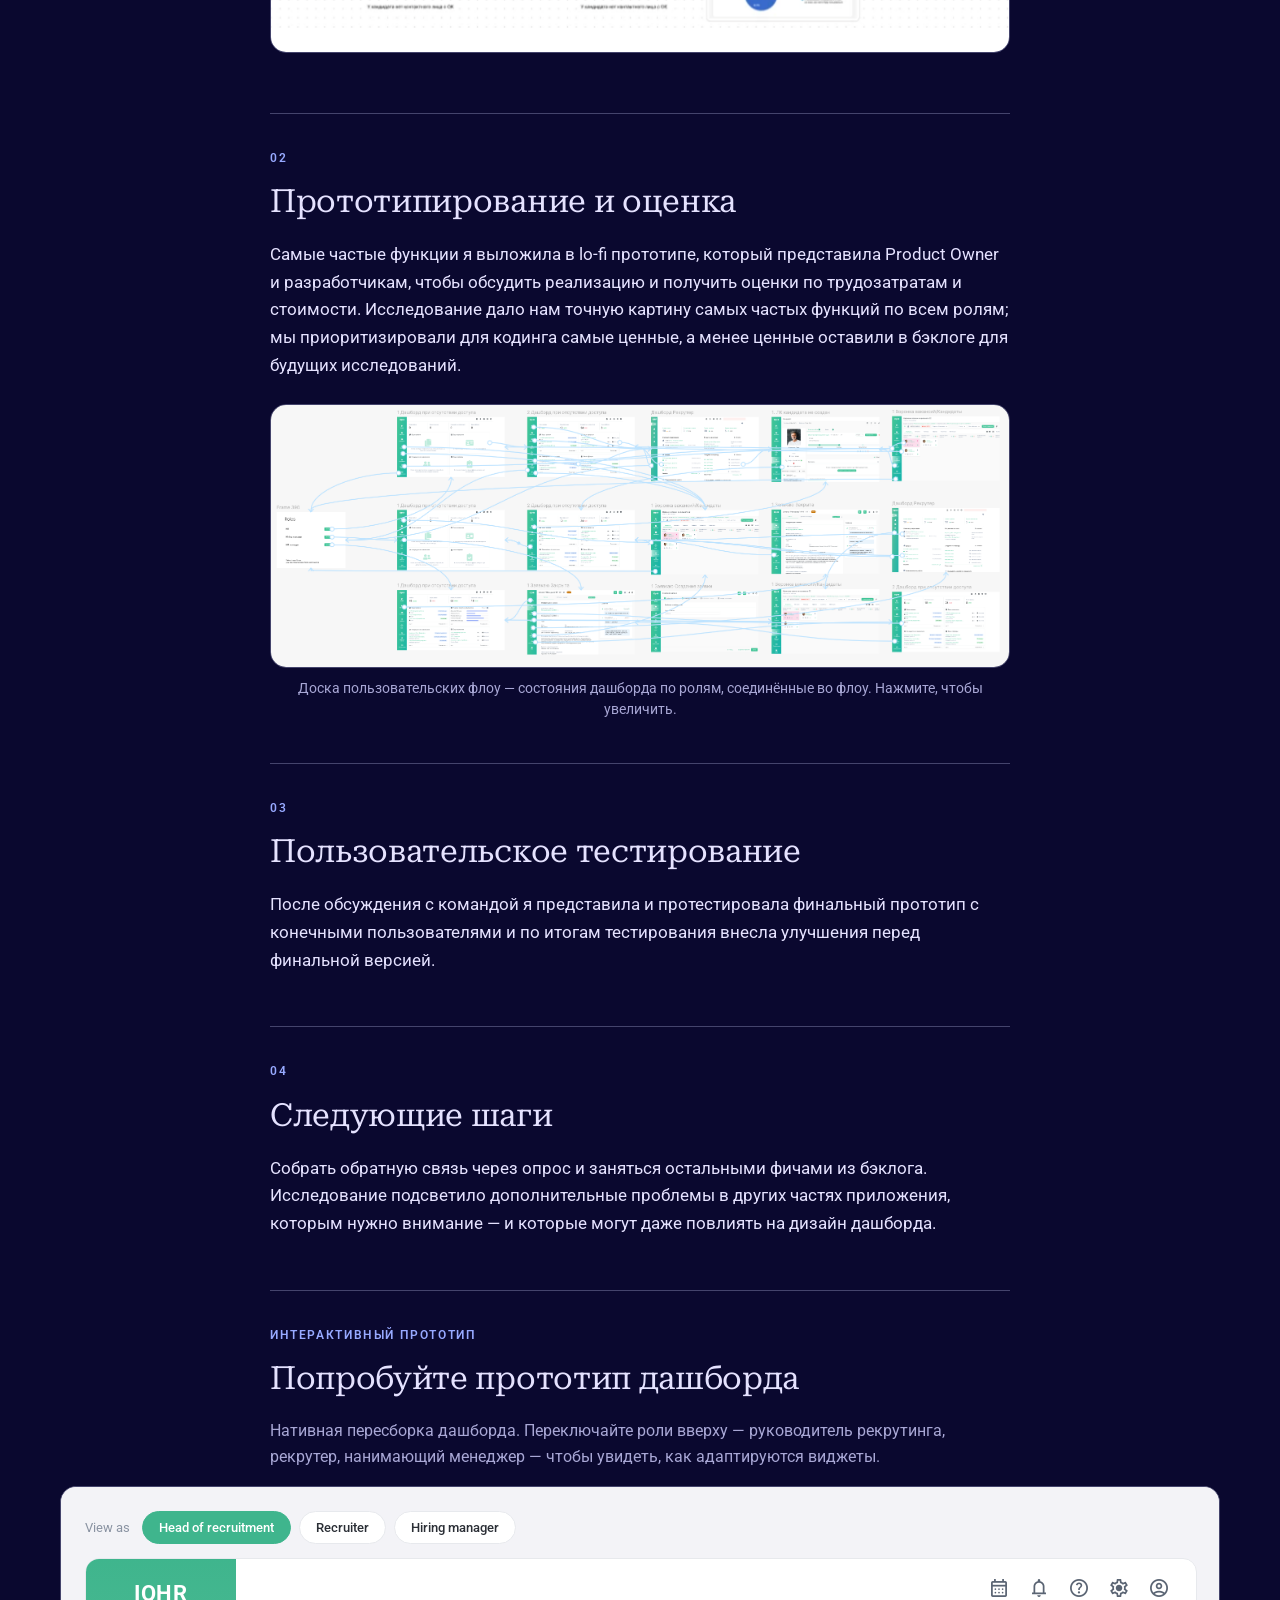
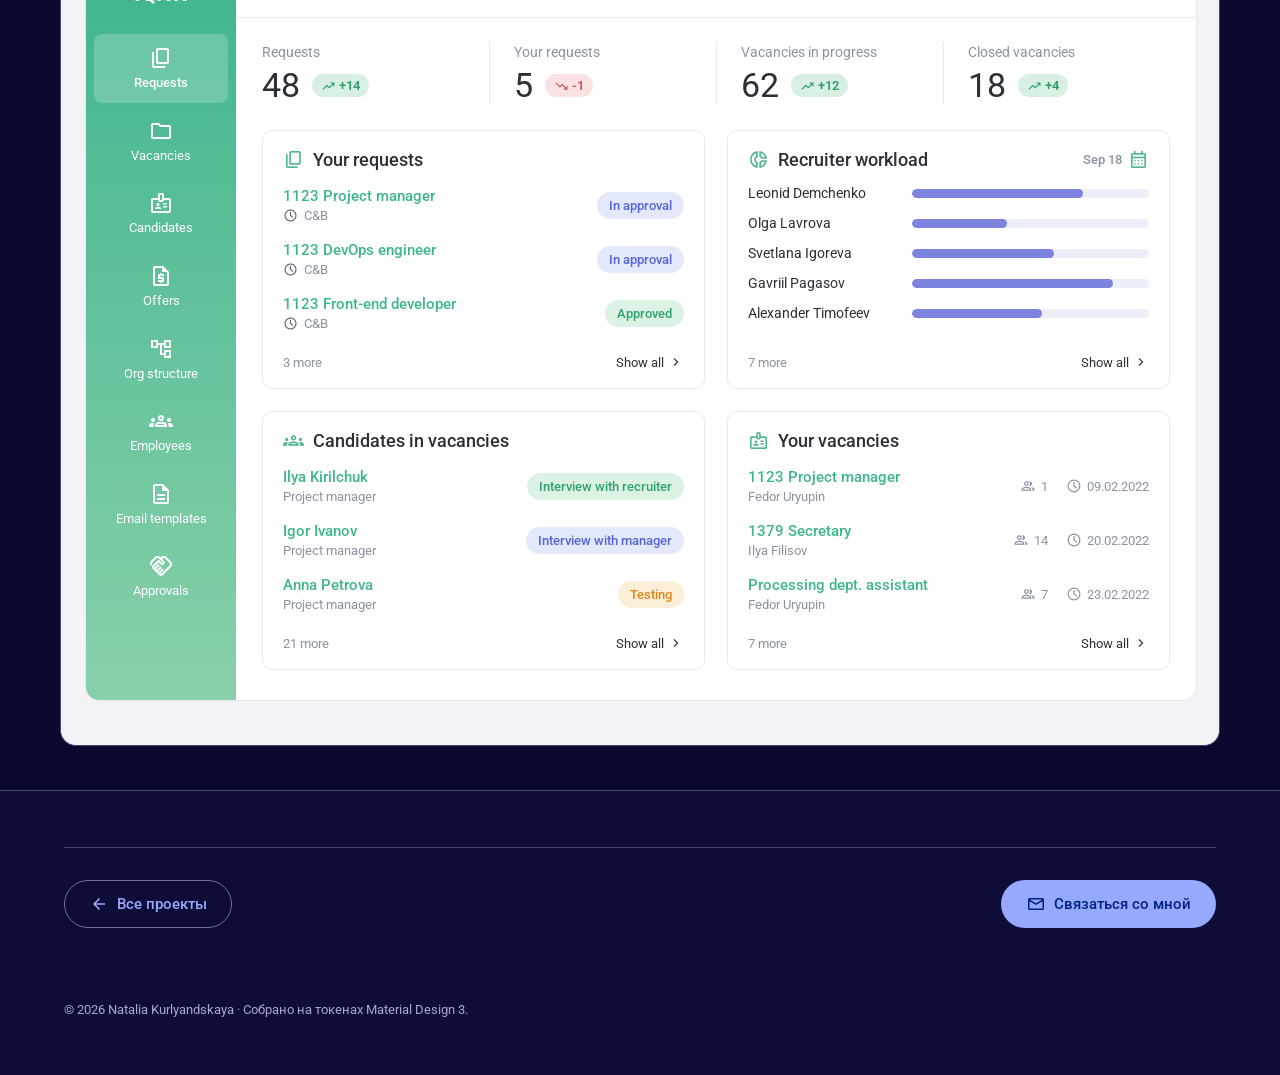
<file: dashboard.html>
<!DOCTYPE html>
<html lang="ru" data-theme="dark" data-contrast="standard">
<head>
<meta charset="UTF-8">
<meta name="viewport" content="width=device-width, initial-scale=1.0">
<title>Редизайн дашборда — Кейс · Natalia Kurlyandskaya</title>
<meta name="description" content="Редизайн дашборда — общее ядро дашборда для корпоративной HR-платформы. Кейс Natalia Kurlyandskaya.">
<link rel="preconnect" href="https://fonts.googleapis.com">
<link rel="preconnect" href="https://fonts.gstatic.com" crossorigin>
<link href="https://fonts.googleapis.com/css2?family=Roboto:wght@300;400;500;700&family=Roboto+Serif:opsz,wght@8..144,400;8..144,500&display=swap" rel="stylesheet">
<link href="https://fonts.googleapis.com/css2?family=Material+Symbols+Outlined:opsz,wght,FILL,GRAD@24,400,0,0" rel="stylesheet">
<link rel="stylesheet" href="styles.css">
</head>
<body>

<!-- ============ TOP APP BAR ============ -->
<header class="appbar">
  <div class="wrap appbar-inner">
    <a class="brand" href="index.html#top">Natalia&nbsp;<b>Kurlyandskaya</b></a>
    <nav class="nav">
      <a class="case-back" href="seatos.html"><span class="material-symbols-outlined">arrow_back</span>Предыдущий кейс</a>
      <a class="case-fwd" href="iqhr.html">Следующий кейс<span class="material-symbols-outlined">arrow_forward</span></a>
      <div class="display-wrap">
        <button class="icon-btn" id="displayBtn" aria-label="Настройки отображения" aria-expanded="false" title="Тема и контраст">
          <span class="material-symbols-outlined">contrast</span>
        </button>
        <div class="panel" id="displayPanel" role="dialog" aria-label="Настройки отображения">
          <div class="group">
            <h3>Тема</h3>
            <div class="seg" id="themeSeg" role="group" aria-label="Тема">
              <button data-theme-val="light" aria-pressed="true"><span class="material-symbols-outlined">light_mode</span>Светлая</button>
              <button data-theme-val="dark" aria-pressed="false"><span class="material-symbols-outlined">dark_mode</span>Тёмная</button>
            </div>
          </div>
          <div class="group">
            <h3>Контраст</h3>
            <p class="hint">Посмотрите страницу с любым уровнем контраста.</p>
            <div class="seg" id="contrastSeg" role="group" aria-label="Контраст">
              <button data-contrast-val="standard" aria-pressed="true">Стандартный</button>
              <button data-contrast-val="medium" aria-pressed="false">Средний</button>
              <button data-contrast-val="high" aria-pressed="false">Высокий</button>
            </div>
          </div>
        </div>
      </div>
    </nav>
  </div>
</header>

<main>

<!-- ============ CASE HERO ============ -->
<section class="case-hero">
  <div class="wrap">
    <span class="eyebrow case-eyebrow" style="display:flex;width:fit-content"><span class="dot"></span>Корпоративный HR · Дашборд с плотными данными · MVP 0→1</span>
    <h1 class="case-title">Редизайн дашборда</h1>
    <p class="case-sum">Настраиваемый дашборд для корпоративной HR-платформы, спроектированный как общая основа для нескольких ролей пользователей. Цель: дать каждой роли полезное дефолтное представление с первого дня, удержав при этом инженерные затраты на MVP на минимуме.</p>
    <div class="case-meta">
      <div class="m"><span class="k">Тип</span><span class="v">Новая фича, 0→1 (MVP)</span></div>
      <div class="m"><span class="k">Для кого</span><span class="v">Рекрутеры, нанимающие менеджеры, руководители рекрутинга</span></div>
      <div class="m"><span class="k">Проблема</span><span class="v">У пользователей с разными ролями разные JTBD — один дашборд, который подойдёт всем, невозможен</span></div>
      <div class="m"><span class="k">Метрики</span><span class="v">Время на задачу, уровень удовлетворённости</span></div>
      <div class="m"><span class="k">Что улучшаем</span><span class="v">Эффективность</span></div>
    </div>
  </div>
</section>

<div class="wrap">
<div class="case-body">

  <section class="case-section">
    <span class="label">01</span>
    <h2>Постановка проблемы</h2>
    <p>Создание дашборда для групп пользователей в рамках MVP-прототипа — спроектировать общую часть дашборда, которую смогут использовать все группы пользователей.</p>
    <p>Было несколько групп пользователей с разными флоу и разными правами доступа к данным, и мы хотели спроектировать дашборд для каждой группы. Чтобы сократить инженерные затраты на MVP, мы поставили цель выделить общие части дашборда, которыми могли бы пользоваться все группы, и закодить эти части в первую очередь.</p>
    <p>На этом проекте у меня была прямая коммуникация с конечными пользователями из двух компаний. Однако все встречи были онлайн, а полевое исследование было невозможно, поэтому я начала с проведения глубинных видеоинтервью.</p>
    <p>Я просила пользователей описать весь их рабочий день: какие действия в интерфейсе они делают чаще всего, какая информация важна для планирования дня, какая статистика им обычно нужна и с какими трудностями они регулярно сталкиваются.</p>
    <p>Я проанализировала информацию и подготовила несколько предложенных отчётов для дашборда, а затем провалидировала эти отчёты с пользователями через опрос.</p>
    <figure class="case-figure shot">
      <img src="assets/dashboard/01.png" alt="Обзор дашборда" onerror="this.remove()">
      <div class="ph"><span class="material-symbols-outlined">image</span><span class="t">Перетащите <b>assets/dashboard/01.png</b></span></div>
    </figure>
  </section>

  <section class="case-section">
    <span class="label">02</span>
    <h2>Прототипирование и оценка</h2>
    <p>Самые частые функции я выложила в lo-fi прототипе, который представила Product Owner и разработчикам, чтобы обсудить реализацию и получить оценки по трудозатратам и стоимости. Исследование дало нам точную картину самых частых функций по всем ролям; мы приоритизировали для кодинга самые ценные, а менее ценные оставили в бэклоге для будущих исследований.</p>
    <figure class="board-fig">
      <img class="js-zoom" src="assets/dashboard/user-flows-board.png" alt="Доска пользовательских флоу — экраны дашборда для трёх ролей, соединённые стрелками флоу, включая состояния без доступа и пустые состояния" loading="lazy">
      <figcaption>Доска пользовательских флоу — состояния дашборда по ролям, соединённые во флоу. Нажмите, чтобы увеличить.</figcaption>
    </figure>
  </section>

  <section class="case-section">
    <span class="label">03</span>
    <h2>Пользовательское тестирование</h2>
    <p>После обсуждения с командой я представила и протестировала финальный прототип с конечными пользователями и по итогам тестирования внесла улучшения перед финальной версией.</p>
  </section>

  <section class="case-section">
    <span class="label">04</span>
    <h2>Следующие шаги</h2>
    <p>Собрать обратную связь через опрос и заняться остальными фичами из бэклога. Исследование подсветило дополнительные проблемы в других частях приложения, которым нужно внимание — и которые могут даже повлиять на дизайн дашборда.</p>
  </section>

  <section class="case-section">
    <span class="label">Интерактивный прототип</span>
    <h2>Попробуйте прототип дашборда</h2>
    <p class="muted">Нативная пересборка дашборда. Переключайте роли вверху — руководитель рекрутинга, рекрутер, нанимающий менеджер — чтобы увидеть, как адаптируются виджеты.</p>
    <div class="case-embed wide">
      <div class="frame">
        <iframe src="prototype-iqhr.html" title="IQHR — интерактивный прототип, представления по ролям" loading="lazy" allowfullscreen></iframe>
      </div>
    </div>
  </section>

</div>
</div>

</main>

<!-- ============ FOOTER ============ -->
<footer>
  <div class="wrap">
    <div class="case-next">
      <a class="btn btn-outline" href="index.html#work"><span class="material-symbols-outlined">arrow_back</span>Все проекты</a>
      <a class="btn btn-filled js-mail" href="#" data-u="natk72" data-d="gmail.com"><span class="material-symbols-outlined">mail</span>Связаться со мной</a>
    </div>
    <p class="copyright">© 2026 Natalia Kurlyandskaya · Собрано на токенах Material Design 3.</p>
  </div>
</footer>

<script>
/* shared theme + contrast control */
(function(){
  var root=document.documentElement;
  var btn=document.getElementById('displayBtn');
  var panel=document.getElementById('displayPanel');
  var themeSeg=document.getElementById('themeSeg');
  var contrastSeg=document.getElementById('contrastSeg');
  try{
    var st=localStorage.getItem('nk-theme'), sc=localStorage.getItem('nk-contrast');
    if(!st && window.matchMedia && window.matchMedia('(prefers-color-scheme: dark)').matches){ st='dark'; }
    if(st) root.setAttribute('data-theme',st);
    if(sc) root.setAttribute('data-contrast',sc);
  }catch(e){}
  function syncAll(){
    themeSeg.querySelectorAll('button').forEach(function(b){ b.setAttribute('aria-pressed',String(b.dataset.themeVal===root.getAttribute('data-theme'))); });
    contrastSeg.querySelectorAll('button').forEach(function(b){ b.setAttribute('aria-pressed',String(b.dataset.contrastVal===root.getAttribute('data-contrast'))); });
  }
  syncAll();
  function openPanel(o){ panel.classList.toggle('open',o); btn.setAttribute('aria-expanded',String(o)); }
  btn.addEventListener('click',function(e){ e.stopPropagation(); openPanel(!panel.classList.contains('open')); });
  document.addEventListener('click',function(e){ if(!panel.contains(e.target)&&e.target!==btn) openPanel(false); });
  document.addEventListener('keydown',function(e){ if(e.key==='Escape') openPanel(false); });
  themeSeg.addEventListener('click',function(e){ var b=e.target.closest('button'); if(!b)return; root.setAttribute('data-theme',b.dataset.themeVal); try{localStorage.setItem('nk-theme',b.dataset.themeVal);}catch(e){} syncAll(); });
  contrastSeg.addEventListener('click',function(e){ var b=e.target.closest('button'); if(!b)return; root.setAttribute('data-contrast',b.dataset.contrastVal); try{localStorage.setItem('nk-contrast',b.dataset.contrastVal);}catch(e){} syncAll(); });
})();
</script>
<div class="lightbox" id="lightbox" role="dialog" aria-label="Просмотр изображения" aria-hidden="true">
  <button class="lb-close" id="lbClose" aria-label="Закрыть"><span class="material-symbols-outlined">close</span></button>
  <div class="lb-tools">
    <button id="lbOut" aria-label="Уменьшить"><span class="material-symbols-outlined">zoom_out</span></button>
    <button id="lbIn" aria-label="Увеличить"><span class="material-symbols-outlined">zoom_in</span></button>
    <button id="lbReset" aria-label="Сбросить масштаб"><span class="material-symbols-outlined">fit_screen</span></button>
  </div>
  <div class="lb-stage" id="lbStage"><img id="lbImg" alt=""></div>
</div>
<script>
(function(){
  var lb=document.getElementById('lightbox'), img=document.getElementById('lbImg'), stage=document.getElementById('lbStage');
  var scale=1, tx=0, ty=0, drag=null;
  function apply(){ img.style.transform='translate('+tx+'px,'+ty+'px) scale('+scale+')'; }
  function reset(){ scale=1; tx=0; ty=0; apply(); }
  function open(src,alt){ img.src=src; img.alt=alt||''; reset(); lb.classList.add('show'); lb.setAttribute('aria-hidden','false'); document.body.style.overflow='hidden'; }
  function close(){ lb.classList.remove('show'); lb.setAttribute('aria-hidden','true'); document.body.style.overflow=''; img.src=''; }
  function zoom(f,cx,cy){
    var ns=Math.min(8,Math.max(1,scale*f)); f=ns/scale;
    if(cx!==undefined){ var r=stage.getBoundingClientRect(); var x=cx-r.left-r.width/2, y=cy-r.top-r.height/2; tx=x-(x-tx)*f; ty=y-(y-ty)*f; }
    scale=ns; if(scale===1){ tx=0; ty=0; } apply();
  }
  document.querySelectorAll('.js-zoom').forEach(function(el){
    el.style.cursor='zoom-in';
    el.addEventListener('click',function(){ open(el.src,el.alt); });
  });
  document.getElementById('lbClose').addEventListener('click',close);
  document.getElementById('lbIn').addEventListener('click',function(){ zoom(1.4); });
  document.getElementById('lbOut').addEventListener('click',function(){ zoom(1/1.4); });
  document.getElementById('lbReset').addEventListener('click',reset);
  lb.addEventListener('click',function(e){ if(e.target===lb||e.target===stage) close(); });
  document.addEventListener('keydown',function(e){ if(lb.classList.contains('show')&&e.key==='Escape') close(); });
  stage.addEventListener('wheel',function(e){ e.preventDefault(); zoom(e.deltaY<0?1.15:1/1.15,e.clientX,e.clientY); },{passive:false});
  img.addEventListener('dblclick',function(e){ scale>1?reset():zoom(2,e.clientX,e.clientY); });
  img.addEventListener('pointerdown',function(e){ if(scale<=1)return; e.preventDefault(); drag={x:e.clientX-tx,y:e.clientY-ty}; img.setPointerCapture(e.pointerId); img.style.cursor='grabbing'; });
  img.addEventListener('pointermove',function(e){ if(!drag)return; tx=e.clientX-drag.x; ty=e.clientY-drag.y; apply(); });
  img.addEventListener('pointerup',function(){ drag=null; img.style.cursor=''; });
})();
</script>
<script src="app.js"></script>
<!-- Яндекс.Метрика: вставить счётчик сюда (заменить NNNNNNNN на номер счётчика), затем раскомментировать -->
<!--
<script type="text/javascript">
   (function(m,e,t,r,i,k,a){m[i]=m[i]||function(){(m[i].a=m[i].a||[]).push(arguments)};
   m[i].l=1*new Date();
   for (var j = 0; j < document.scripts.length; j++) {if (document.scripts[j].src === r) { return; }}
   k=e.createElement(t),a=e.getElementsByTagName(t)[0],k.async=1,k.src=r,a.parentNode.insertBefore(k,a)})
   (window, document, "script", "https://mc.yandex.ru/metrika/tag.js", "ym");
   ym(NNNNNNNN, "init", { clickmap:true, trackLinks:true, accurateTrackBounce:true });
</script>
<noscript><div><img src="https://mc.yandex.ru/watch/NNNNNNNN" style="position:absolute; left:-9999px;" alt="" /></div></noscript>
-->
</body>
</html>
</file>
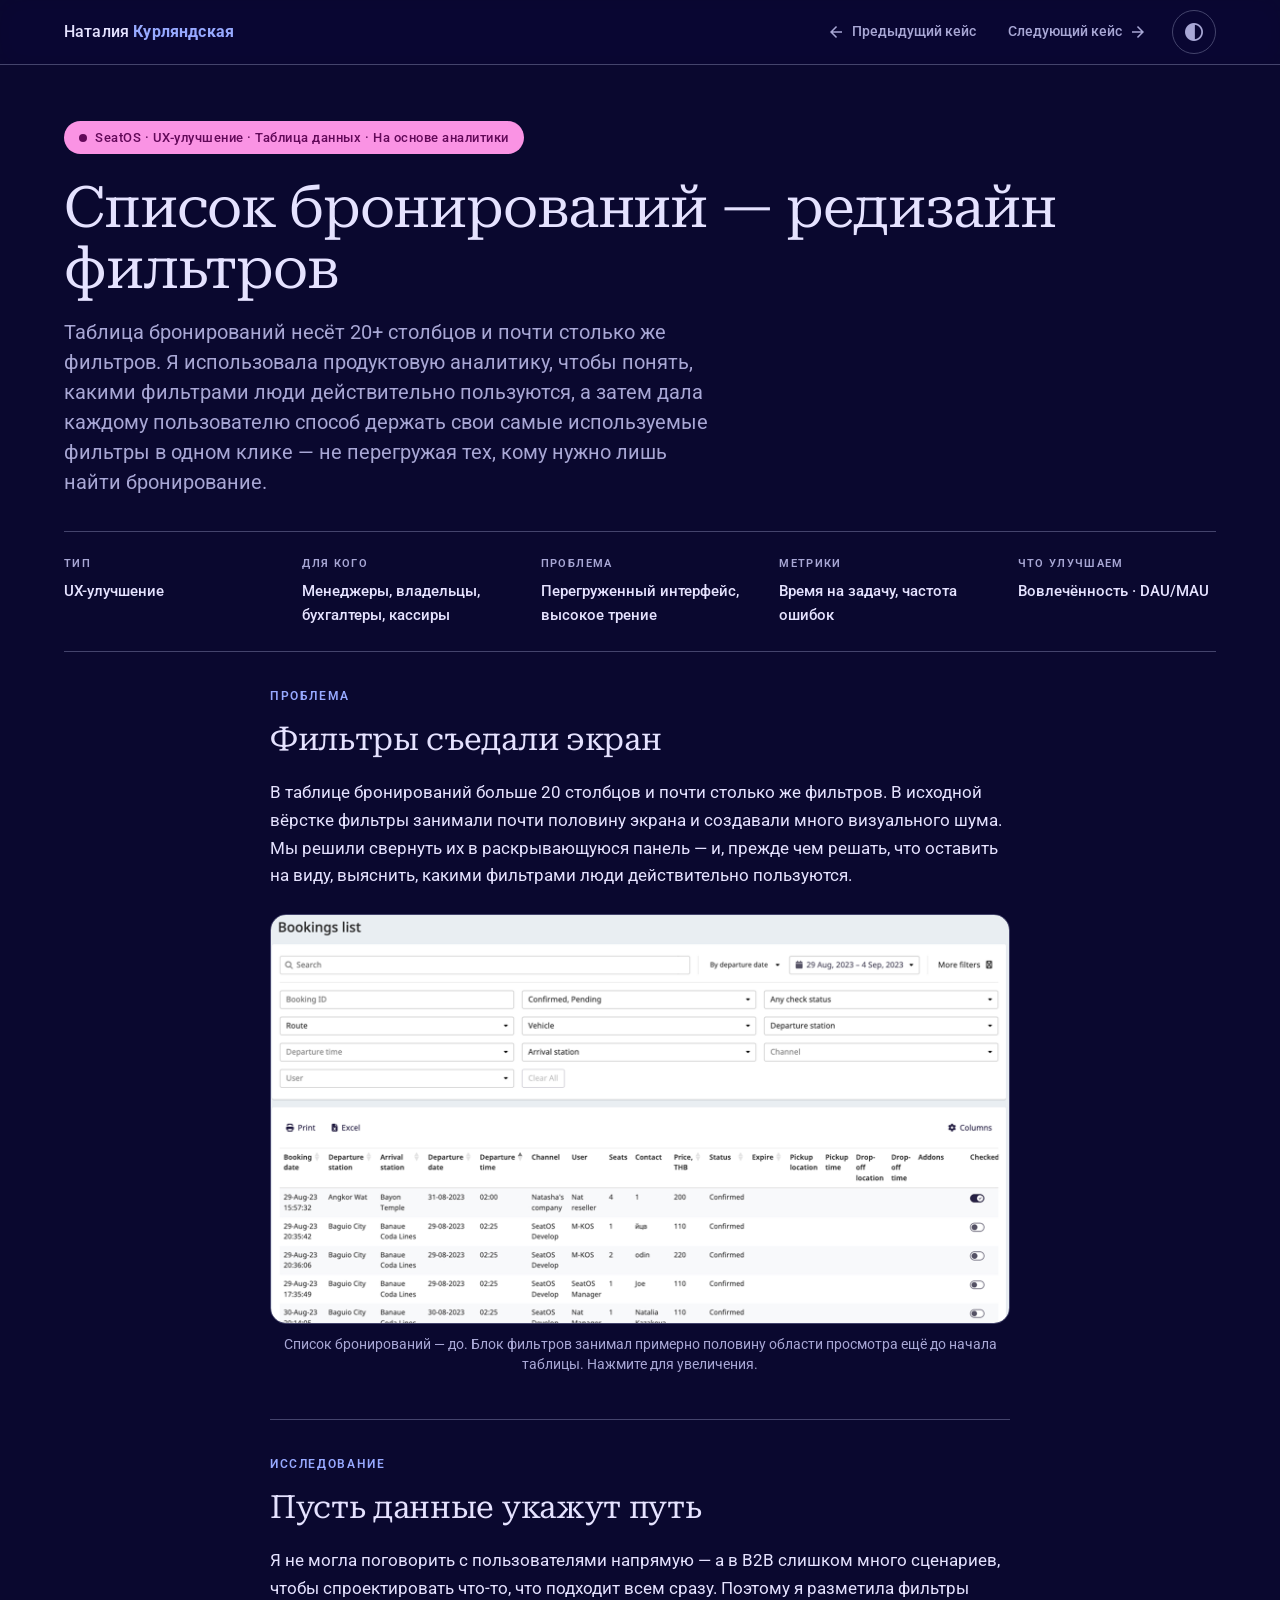
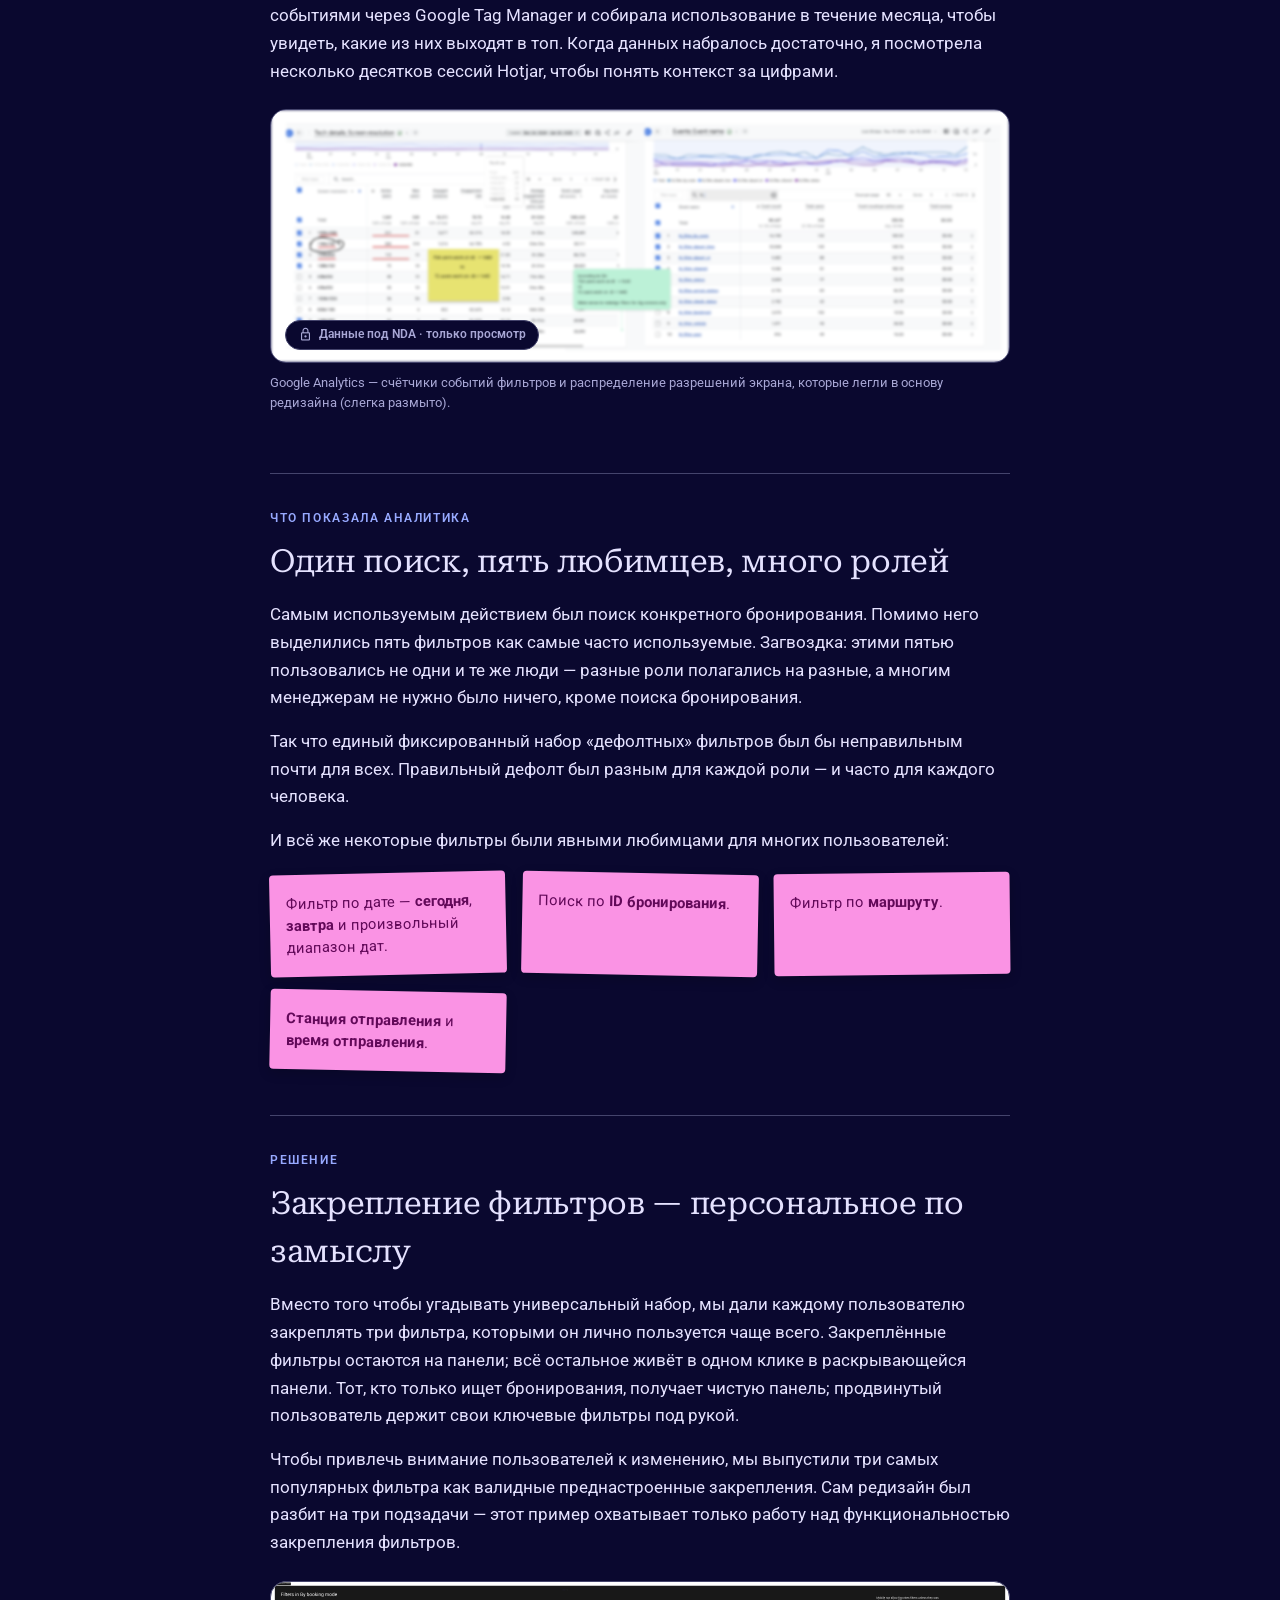
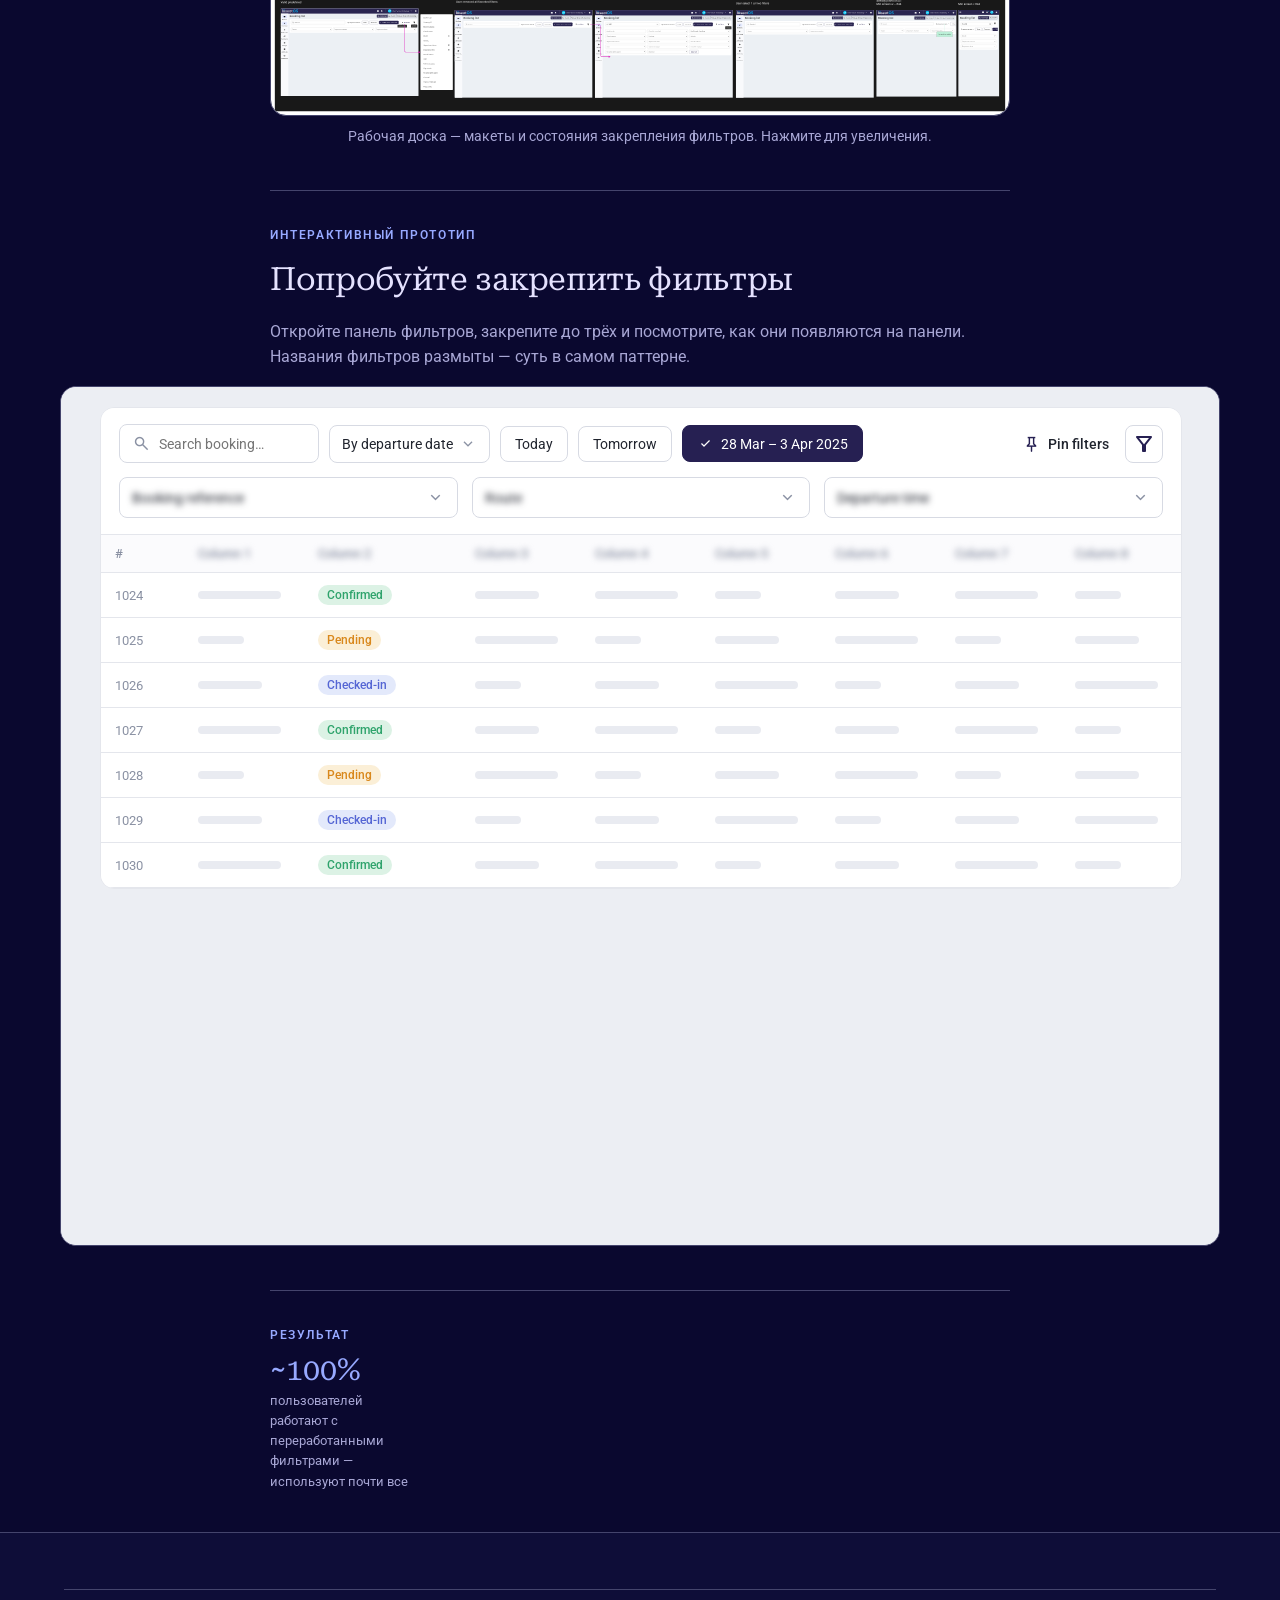
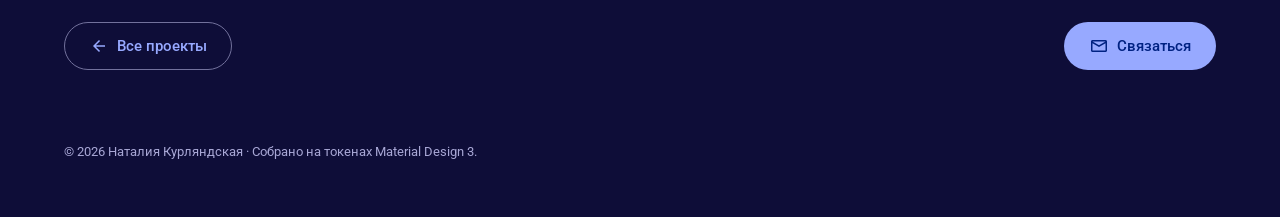
<file: filters.html>
<!DOCTYPE html>
<html lang="ru" data-theme="dark" data-contrast="standard">
<head>
<meta charset="UTF-8">
<meta name="viewport" content="width=device-width, initial-scale=1.0">
<title>Редизайн фильтров в списке бронирований — Кейс · Наталия Курляндская</title>
<meta name="description" content="Редизайн фильтров в таблице бронирований с 20+ столбцами — на основе аналитики, с персональным закреплением фильтров. Кейс Наталии Курляндской.">
<link rel="preconnect" href="https://fonts.googleapis.com">
<link rel="preconnect" href="https://fonts.gstatic.com" crossorigin>
<link href="https://fonts.googleapis.com/css2?family=Roboto:wght@300;400;500;700&family=Roboto+Serif:opsz,wght@8..144,400;8..144,500&display=swap" rel="stylesheet">
<link href="https://fonts.googleapis.com/css2?family=Material+Symbols+Outlined:opsz,wght,FILL,GRAD@24,400,0,0" rel="stylesheet">
<link rel="stylesheet" href="styles.css">
</head>
<body>

<header class="appbar">
  <div class="wrap appbar-inner">
    <a class="brand" href="index.html#top">Наталия&nbsp;<b>Курляндская</b></a>
    <nav class="nav">
      <a class="case-back" href="manifest.html"><span class="material-symbols-outlined">arrow_back</span>Предыдущий кейс</a>
      <a class="case-fwd" href="trips.html">Следующий кейс<span class="material-symbols-outlined">arrow_forward</span></a>
      <div class="display-wrap">
        <button class="icon-btn" id="displayBtn" aria-label="Настройки отображения" aria-expanded="false" title="Тема и контраст">
          <span class="material-symbols-outlined">contrast</span>
        </button>
        <div class="panel" id="displayPanel" role="dialog" aria-label="Настройки отображения">
          <div class="group">
            <h3>Тема</h3>
            <div class="seg" id="themeSeg" role="group" aria-label="Тема">
              <button data-theme-val="light" aria-pressed="true"><span class="material-symbols-outlined">light_mode</span>Светлая</button>
              <button data-theme-val="dark" aria-pressed="false"><span class="material-symbols-outlined">dark_mode</span>Тёмная</button>
            </div>
          </div>
          <div class="group">
            <h3>Контраст</h3>
            <p class="hint">Посмотрите страницу с любым уровнем контраста.</p>
            <div class="seg" id="contrastSeg" role="group" aria-label="Контраст">
              <button data-contrast-val="standard" aria-pressed="true">Стандартный</button>
              <button data-contrast-val="medium" aria-pressed="false">Средний</button>
              <button data-contrast-val="high" aria-pressed="false">Высокий</button>
            </div>
          </div>
        </div>
      </div>
    </nav>
  </div>
</header>

<main>

<section class="case-hero">
  <div class="wrap">
    <span class="eyebrow case-eyebrow" style="display:flex;width:fit-content"><span class="dot"></span>SeatOS · UX-улучшение · Таблица данных · На основе аналитики</span>
    <h1 class="case-title">Список бронирований — редизайн фильтров</h1>
    <p class="case-sum">Таблица бронирований несёт 20+ столбцов и почти столько же фильтров. Я использовала продуктовую аналитику, чтобы понять, какими фильтрами люди действительно пользуются, а затем дала каждому пользователю способ держать свои самые используемые фильтры в одном клике — не перегружая тех, кому нужно лишь найти бронирование.</p>
    <div class="case-meta">
      <div class="m"><span class="k">Тип</span><span class="v">UX-улучшение</span></div>
      <div class="m"><span class="k">Для кого</span><span class="v">Менеджеры, владельцы, бухгалтеры, кассиры</span></div>
      <div class="m"><span class="k">Проблема</span><span class="v">Перегруженный интерфейс, высокое трение</span></div>
      <div class="m"><span class="k">Метрики</span><span class="v">Время на задачу, частота ошибок</span></div>
      <div class="m"><span class="k">Что улучшаем</span><span class="v">Вовлечённость · DAU/MAU</span></div>
    </div>
  </div>
</section>

<div class="wrap">
<div class="case-body">

  <section class="case-section">
    <span class="label">Проблема</span>
    <h2>Фильтры съедали экран</h2>
    <p>В таблице бронирований больше 20 столбцов и почти столько же фильтров. В исходной вёрстке фильтры занимали почти половину экрана и создавали много визуального шума. Мы решили свернуть их в раскрывающуюся панель — и, прежде чем решать, что оставить на виду, выяснить, какими фильтрами люди действительно пользуются.</p>
    <figure class="board-fig">
      <img class="js-zoom" src="assets/filters/bookings-list-before.jpg" alt="Список бронирований до редизайна — раскрытый блок фильтров занимает почти половину области просмотра над таблицей" loading="lazy">
      <figcaption>Список бронирований — до. Блок фильтров занимал примерно половину области просмотра ещё до начала таблицы. Нажмите для увеличения.</figcaption>
    </figure>
  </section>

  <section class="case-section">
    <span class="label">Исследование</span>
    <h2>Пусть данные укажут путь</h2>
    <p>Я не могла поговорить с пользователями напрямую — а в B2B слишком много сценариев, чтобы спроектировать что-то, что подходит всем сразу. Поэтому я разметила фильтры событиями через Google Tag Manager и собирала использование в течение месяца, чтобы увидеть, какие из них выходят в топ. Когда данных набралось достаточно, я посмотрела несколько десятков сессий Hotjar, чтобы понять контекст за цифрами.</p>
    <figure class="ga-shot">
      <div class="frame">
        <img src="assets/filters/ga.png" alt="Google Analytics — события фильтров и разбивка по разрешениям экрана" oncontextmenu="return false" onerror="this.style.display='none';this.parentNode.querySelector('.ph').style.display='grid'">
        <div class="ph"><span class="material-symbols-outlined">image</span><span class="t">Положите <b>assets/filters/ga.png</b></span></div>
        <span class="rb"><span class="material-symbols-outlined">lock</span>Данные под NDA · только просмотр</span>
      </div>
      <figcaption>Google Analytics — счётчики событий фильтров и распределение разрешений экрана, которые легли в основу редизайна (слегка размыто).</figcaption>
    </figure>
  </section>

  <section class="case-section">
    <span class="label">Что показала аналитика</span>
    <h2>Один поиск, пять любимцев, много ролей</h2>
    <p>Самым используемым действием был поиск конкретного бронирования. Помимо него выделились пять фильтров как самые часто используемые. Загвоздка: этими пятью пользовались не одни и те же люди — разные роли полагались на разные, а многим менеджерам не нужно было ничего, кроме поиска бронирования.</p>
    <p>Так что единый фиксированный набор «дефолтных» фильтров был бы неправильным почти для всех. Правильный дефолт был разным для каждой роли — и часто для каждого человека.</p>
    <p>И всё же некоторые фильтры были явными любимцами для многих пользователей:</p>
    <div class="stickies">
      <div class="sticky">Фильтр по дате — <b>сегодня</b>, <b>завтра</b> и произвольный диапазон дат.</div>
      <div class="sticky">Поиск по <b>ID бронирования</b>.</div>
      <div class="sticky">Фильтр по <b>маршруту</b>.</div>
      <div class="sticky"><b>Станция отправления</b> и <b>время отправления</b>.</div>
    </div>
  </section>

  <section class="case-section">
    <span class="label">Решение</span>
    <h2>Закрепление фильтров — персональное по замыслу</h2>
    <p>Вместо того чтобы угадывать универсальный набор, мы дали каждому пользователю закреплять три фильтра, которыми он лично пользуется чаще всего. Закреплённые фильтры остаются на панели; всё остальное живёт в одном клике в раскрывающейся панели. Тот, кто только ищет бронирования, получает чистую панель; продвинутый пользователь держит свои ключевые фильтры под рукой.</p>
    <p>Чтобы привлечь внимание пользователей к изменению, мы выпустили три самых популярных фильтра как валидные преднастроенные закрепления. Сам редизайн был разбит на три подзадачи — этот пример охватывает только работу над функциональностью закрепления фильтров.</p>
    <figure class="board-fig">
      <img class="js-zoom" src="assets/filters/filters-redesign-board.svg" alt="Рабочая доска — макеты и состояния закрепления фильтров" loading="lazy">
      <figcaption>Рабочая доска — макеты и состояния закрепления фильтров. Нажмите для увеличения.</figcaption>
    </figure>
  </section>

  <section class="case-section">
    <span class="label">Интерактивный прототип</span>
    <h2>Попробуйте закрепить фильтры</h2>
    <p class="muted">Откройте панель фильтров, закрепите до трёх и посмотрите, как они появляются на панели. Названия фильтров размыты — суть в самом паттерне.</p>
    <div class="case-embed wide">
      <div class="frame">
        <iframe src="prototype-filters.html" title="Список бронирований — прототип закрепления фильтров" loading="lazy"></iframe>
      </div>
    </div>
  </section>

  <section class="case-section">
    <span class="label">Результат</span>
    <div class="case-metrics">
      <div class="stat"><div class="n">~100%</div><div class="l">пользователей работают с переработанными фильтрами — используют почти все</div></div>
    </div>
  </section>

</div>
</div>

</main>

<footer>
  <div class="wrap">
    <div class="case-next">
      <a class="btn btn-outline" href="index.html#work"><span class="material-symbols-outlined">arrow_back</span>Все проекты</a>
      <a class="btn btn-filled js-mail" href="#" data-u="natk72" data-d="gmail.com"><span class="material-symbols-outlined">mail</span>Связаться</a>
    </div>
    <p class="copyright">© 2026 Наталия Курляндская · Собрано на токенах Material Design 3.</p>
  </div>
</footer>

<script>
(function(){
  var root=document.documentElement;
  var btn=document.getElementById('displayBtn');
  var panel=document.getElementById('displayPanel');
  var themeSeg=document.getElementById('themeSeg');
  var contrastSeg=document.getElementById('contrastSeg');
  try{
    var st=localStorage.getItem('nk-theme'), sc=localStorage.getItem('nk-contrast');
    if(!st && window.matchMedia && window.matchMedia('(prefers-color-scheme: dark)').matches){ st='dark'; }
    if(st) root.setAttribute('data-theme',st);
    if(sc) root.setAttribute('data-contrast',sc);
  }catch(e){}
  function syncAll(){
    themeSeg.querySelectorAll('button').forEach(function(b){ b.setAttribute('aria-pressed',String(b.dataset.themeVal===root.getAttribute('data-theme'))); });
    contrastSeg.querySelectorAll('button').forEach(function(b){ b.setAttribute('aria-pressed',String(b.dataset.contrastVal===root.getAttribute('data-contrast'))); });
  }
  syncAll();
  function openPanel(o){ panel.classList.toggle('open',o); btn.setAttribute('aria-expanded',String(o)); }
  btn.addEventListener('click',function(e){ e.stopPropagation(); openPanel(!panel.classList.contains('open')); });
  document.addEventListener('click',function(e){ if(!panel.contains(e.target)&&e.target!==btn) openPanel(false); });
  document.addEventListener('keydown',function(e){ if(e.key==='Escape') openPanel(false); });
  themeSeg.addEventListener('click',function(e){ var b=e.target.closest('button'); if(!b)return; root.setAttribute('data-theme',b.dataset.themeVal); try{localStorage.setItem('nk-theme',b.dataset.themeVal);}catch(e){} syncAll(); });
  contrastSeg.addEventListener('click',function(e){ var b=e.target.closest('button'); if(!b)return; root.setAttribute('data-contrast',b.dataset.contrastVal); try{localStorage.setItem('nk-contrast',b.dataset.contrastVal);}catch(e){} syncAll(); });
})();
</script>
<div class="lightbox" id="lightbox" role="dialog" aria-label="Просмотр изображения" aria-hidden="true">
  <button class="lb-close" id="lbClose" aria-label="Закрыть"><span class="material-symbols-outlined">close</span></button>
  <div class="lb-tools">
    <button id="lbOut" aria-label="Уменьшить"><span class="material-symbols-outlined">zoom_out</span></button>
    <button id="lbIn" aria-label="Увеличить"><span class="material-symbols-outlined">zoom_in</span></button>
    <button id="lbReset" aria-label="Сбросить масштаб"><span class="material-symbols-outlined">fit_screen</span></button>
  </div>
  <div class="lb-stage" id="lbStage"><img id="lbImg" alt=""></div>
</div>
<script>
(function(){
  var lb=document.getElementById('lightbox'), img=document.getElementById('lbImg'), stage=document.getElementById('lbStage');
  var scale=1, tx=0, ty=0, drag=null;
  function apply(){ img.style.transform='translate('+tx+'px,'+ty+'px) scale('+scale+')'; }
  function reset(){ scale=1; tx=0; ty=0; apply(); }
  function open(src,alt){ img.src=src; img.alt=alt||''; reset(); lb.classList.add('show'); lb.setAttribute('aria-hidden','false'); document.body.style.overflow='hidden'; }
  function close(){ lb.classList.remove('show'); lb.setAttribute('aria-hidden','true'); document.body.style.overflow=''; img.src=''; }
  function zoom(f,cx,cy){
    var ns=Math.min(8,Math.max(1,scale*f)); f=ns/scale;
    if(cx!==undefined){ var r=stage.getBoundingClientRect(); var x=cx-r.left-r.width/2, y=cy-r.top-r.height/2; tx=x-(x-tx)*f; ty=y-(y-ty)*f; }
    scale=ns; if(scale===1){ tx=0; ty=0; } apply();
  }
  document.querySelectorAll('.js-zoom').forEach(function(el){
    el.style.cursor='zoom-in';
    el.addEventListener('click',function(){ open(el.src,el.alt); });
  });
  document.getElementById('lbClose').addEventListener('click',close);
  document.getElementById('lbIn').addEventListener('click',function(){ zoom(1.4); });
  document.getElementById('lbOut').addEventListener('click',function(){ zoom(1/1.4); });
  document.getElementById('lbReset').addEventListener('click',reset);
  lb.addEventListener('click',function(e){ if(e.target===lb||e.target===stage) close(); });
  document.addEventListener('keydown',function(e){ if(lb.classList.contains('show')&&e.key==='Escape') close(); });
  stage.addEventListener('wheel',function(e){ e.preventDefault(); zoom(e.deltaY<0?1.15:1/1.15,e.clientX,e.clientY); },{passive:false});
  img.addEventListener('dblclick',function(e){ scale>1?reset():zoom(2,e.clientX,e.clientY); });
  img.addEventListener('pointerdown',function(e){ if(scale<=1)return; e.preventDefault(); drag={x:e.clientX-tx,y:e.clientY-ty}; img.setPointerCapture(e.pointerId); img.style.cursor='grabbing'; });
  img.addEventListener('pointermove',function(e){ if(!drag)return; tx=e.clientX-drag.x; ty=e.clientY-drag.y; apply(); });
  img.addEventListener('pointerup',function(){ drag=null; img.style.cursor=''; });
})();
</script>
<script src="app.js"></script>
<!-- Яндекс.Метрика: вставить счётчик сюда (заменить NNNNNNNN на номер счётчика), затем раскомментировать -->
<!--
<script type="text/javascript">
   (function(m,e,t,r,i,k,a){m[i]=m[i]||function(){(m[i].a=m[i].a||[]).push(arguments)};
   m[i].l=1*new Date();
   for (var j = 0; j < document.scripts.length; j++) {if (document.scripts[j].src === r) { return; }}
   k=e.createElement(t),a=e.getElementsByTagName(t)[0],k.async=1,k.src=r,a.parentNode.insertBefore(k,a)})
   (window, document, "script", "https://mc.yandex.ru/metrika/tag.js", "ym");
   ym(NNNNNNNN, "init", { clickmap:true, trackLinks:true, accurateTrackBounce:true });
</script>
<noscript><div><img src="https://mc.yandex.ru/watch/NNNNNNNN" style="position:absolute; left:-9999px;" alt="" /></div></noscript>
-->
</body>
</html>
</file>
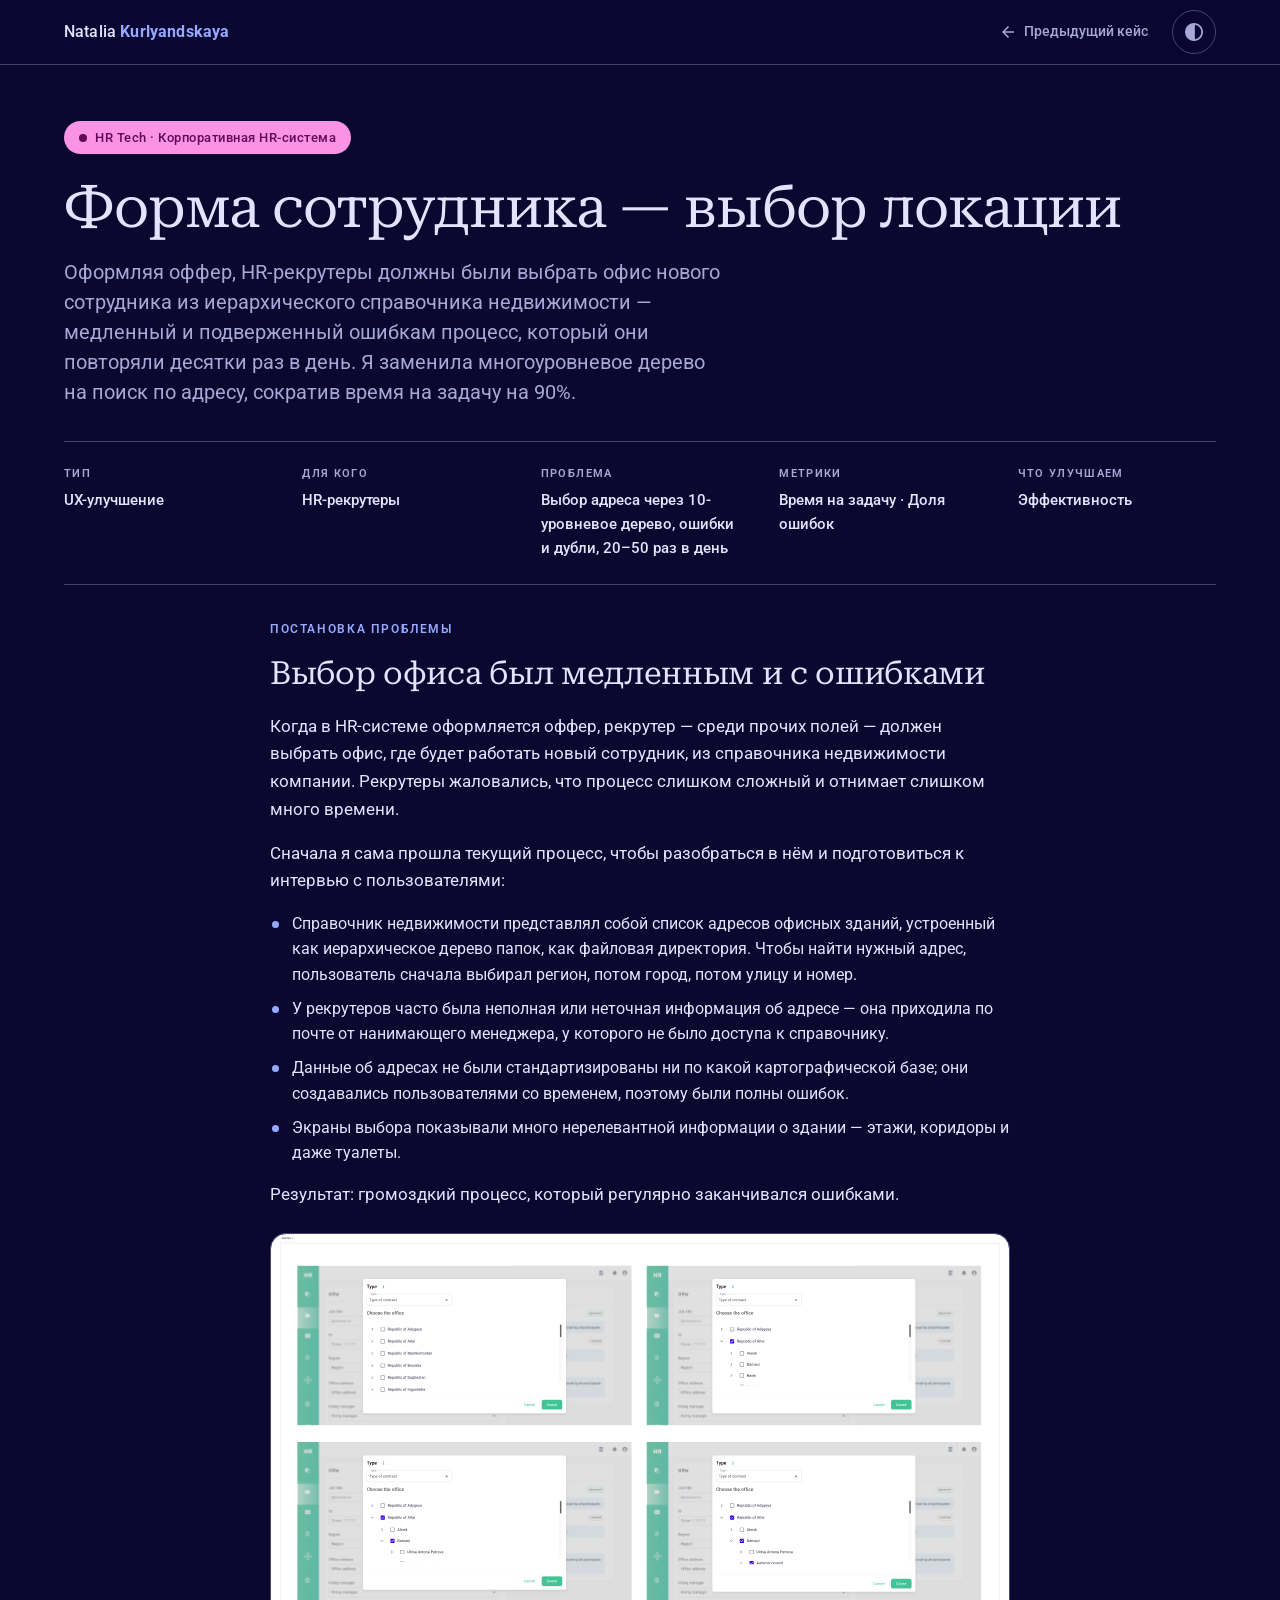
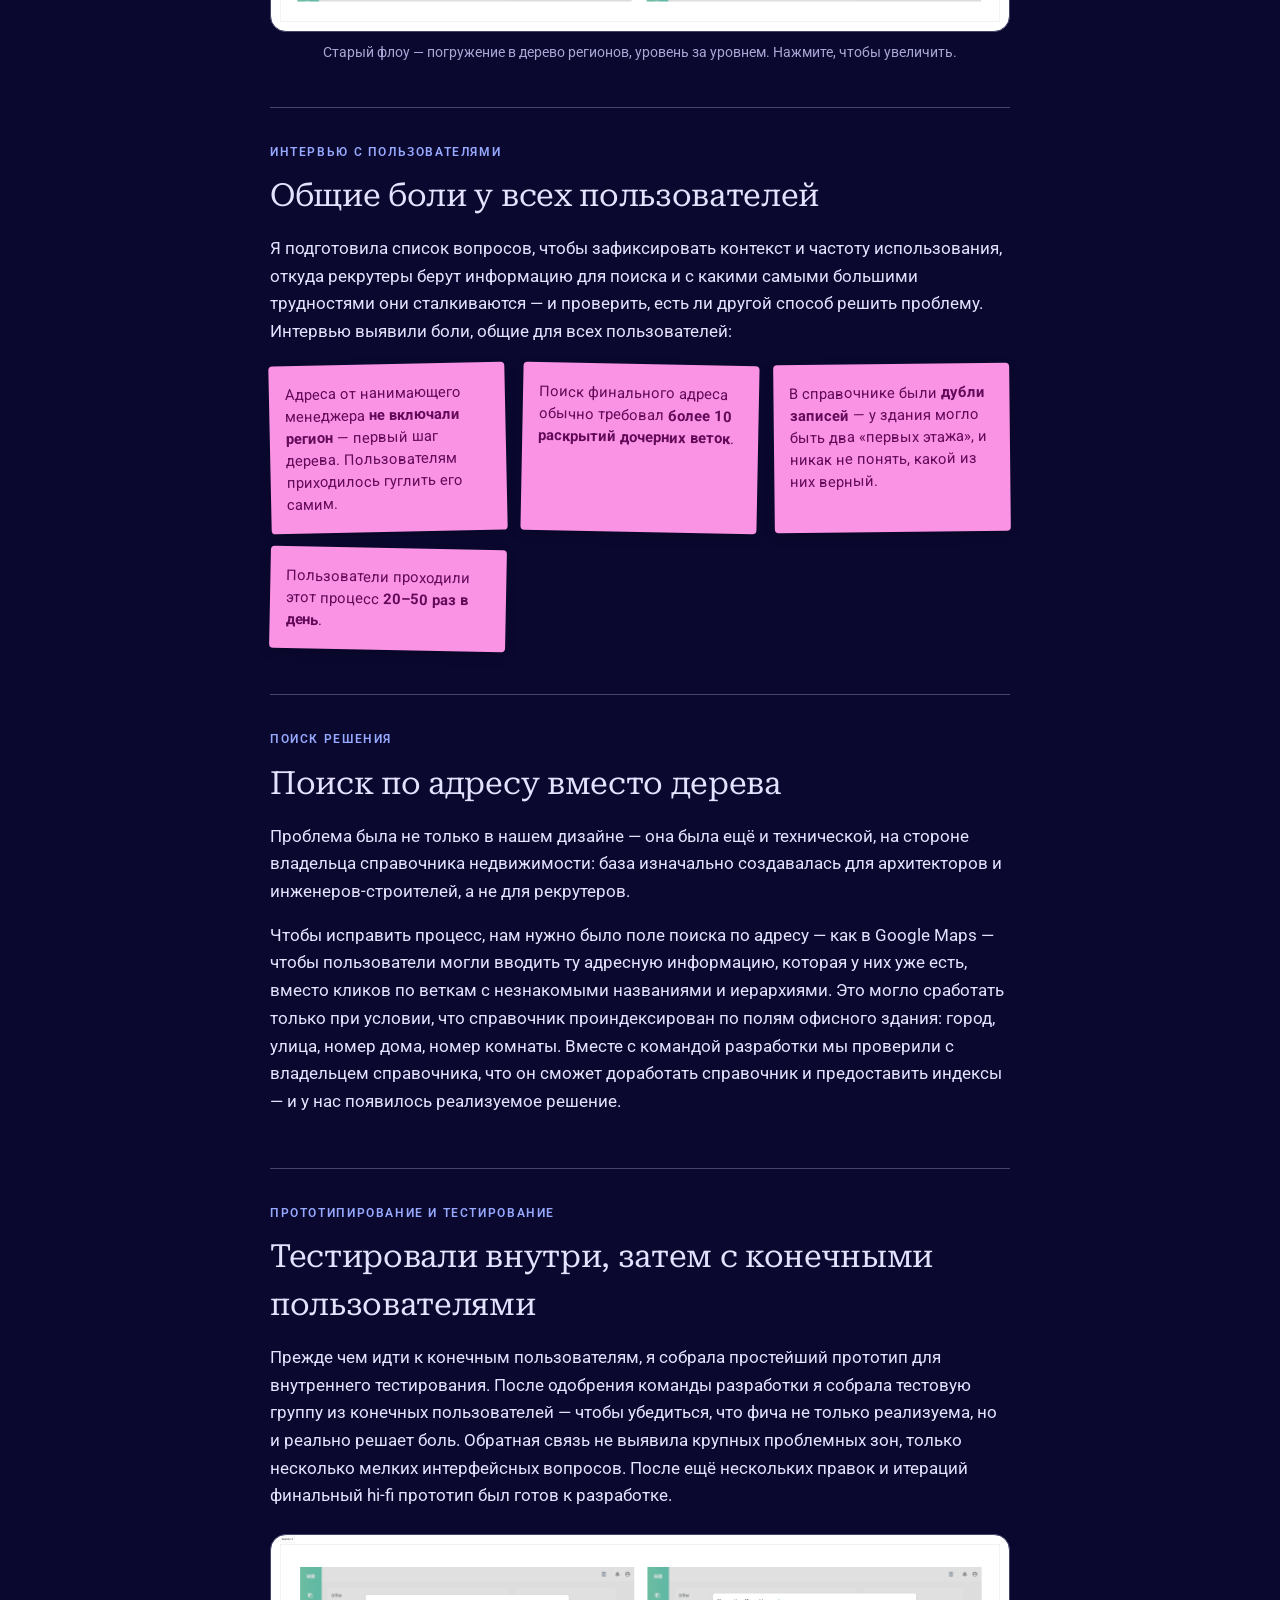
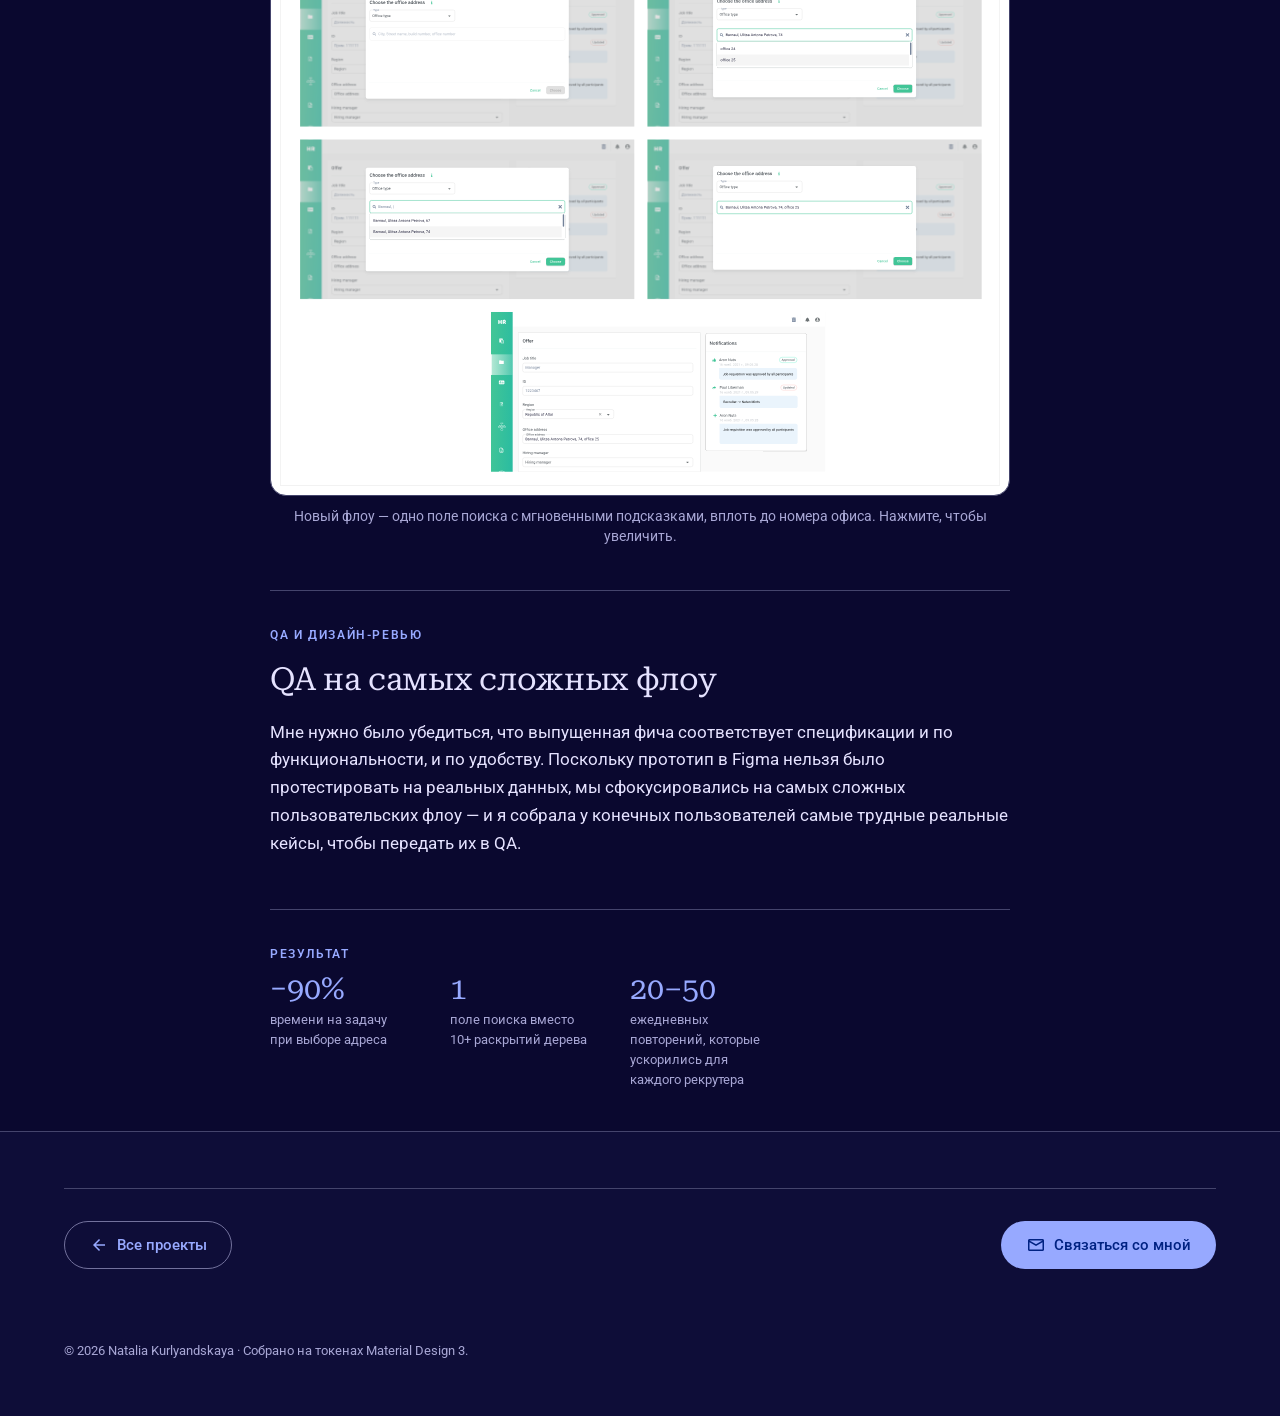
<file: iqhr.html>
<!DOCTYPE html>
<html lang="ru" data-theme="dark" data-contrast="standard">
<head>
<meta charset="UTF-8">
<meta name="viewport" content="width=device-width, initial-scale=1.0">
<title>Форма сотрудника — выбор локации · Natalia Kurlyandskaya</title>
<meta name="description" content="UX-улучшение в корпоративной HR-системе: замена 10-уровневого дерева адресов на мгновенный поиск — −90% времени на задачу. Кейс Natalia Kurlyandskaya.">
<link rel="preconnect" href="https://fonts.googleapis.com">
<link rel="preconnect" href="https://fonts.gstatic.com" crossorigin>
<link href="https://fonts.googleapis.com/css2?family=Roboto:wght@300;400;500;700&family=Roboto+Serif:opsz,wght@8..144,400;8..144,500&display=swap" rel="stylesheet">
<link href="https://fonts.googleapis.com/css2?family=Material+Symbols+Outlined:opsz,wght,FILL,GRAD@24,400,0,0" rel="stylesheet">
<link rel="stylesheet" href="styles.css">
</head>
<body>

<header class="appbar">
  <div class="wrap appbar-inner">
    <a class="brand" href="index.html#top">Natalia&nbsp;<b>Kurlyandskaya</b></a>
    <nav class="nav">
      <a class="case-back" href="dashboard.html"><span class="material-symbols-outlined">arrow_back</span>Предыдущий кейс</a>
      <div class="display-wrap">
        <button class="icon-btn" id="displayBtn" aria-label="Настройки отображения" aria-expanded="false" title="Тема и контраст">
          <span class="material-symbols-outlined">contrast</span>
        </button>
        <div class="panel" id="displayPanel" role="dialog" aria-label="Настройки отображения">
          <div class="group">
            <h3>Тема</h3>
            <div class="seg" id="themeSeg" role="group" aria-label="Тема">
              <button data-theme-val="light" aria-pressed="true"><span class="material-symbols-outlined">light_mode</span>Светлая</button>
              <button data-theme-val="dark" aria-pressed="false"><span class="material-symbols-outlined">dark_mode</span>Тёмная</button>
            </div>
          </div>
          <div class="group">
            <h3>Контраст</h3>
            <p class="hint">Посмотрите страницу с любым уровнем контраста.</p>
            <div class="seg" id="contrastSeg" role="group" aria-label="Контраст">
              <button data-contrast-val="standard" aria-pressed="true">Стандартный</button>
              <button data-contrast-val="medium" aria-pressed="false">Средний</button>
              <button data-contrast-val="high" aria-pressed="false">Высокий</button>
            </div>
          </div>
        </div>
      </div>
    </nav>
  </div>
</header>

<main>

<section class="case-hero">
  <div class="wrap">
    <span class="eyebrow case-eyebrow" style="display:flex;width:fit-content"><span class="dot"></span>HR Tech · Корпоративная HR-система</span>
    <h1 class="case-title">Форма сотрудника — выбор локации</h1>
    <p class="case-sum">Оформляя оффер, HR-рекрутеры должны были выбрать офис нового сотрудника из иерархического справочника недвижимости — медленный и подверженный ошибкам процесс, который они повторяли десятки раз в день. Я заменила многоуровневое дерево на поиск по адресу, сократив время на задачу на 90%.</p>
    <div class="case-meta">
      <div class="m"><span class="k">Тип</span><span class="v">UX-улучшение</span></div>
      <div class="m"><span class="k">Для кого</span><span class="v">HR-рекрутеры</span></div>
      <div class="m"><span class="k">Проблема</span><span class="v">Выбор адреса через 10-уровневое дерево, ошибки и дубли, 20–50 раз в день</span></div>
      <div class="m"><span class="k">Метрики</span><span class="v">Время на задачу · Доля ошибок</span></div>
      <div class="m"><span class="k">Что улучшаем</span><span class="v">Эффективность</span></div>
    </div>
  </div>
</section>

<div class="wrap">
<div class="case-body">

  <section class="case-section">
    <span class="label">Постановка проблемы</span>
    <h2>Выбор офиса был медленным и с ошибками</h2>
    <p>Когда в HR-системе оформляется оффер, рекрутер — среди прочих полей — должен выбрать офис, где будет работать новый сотрудник, из справочника недвижимости компании. Рекрутеры жаловались, что процесс слишком сложный и отнимает слишком много времени.</p>
    <p>Сначала я сама прошла текущий процесс, чтобы разобраться в нём и подготовиться к интервью с пользователями:</p>
    <ul>
      <li>Справочник недвижимости представлял собой список адресов офисных зданий, устроенный как иерархическое дерево папок, как файловая директория. Чтобы найти нужный адрес, пользователь сначала выбирал регион, потом город, потом улицу и номер.</li>
      <li>У рекрутеров часто была неполная или неточная информация об адресе — она приходила по почте от нанимающего менеджера, у которого не было доступа к справочнику.</li>
      <li>Данные об адресах не были стандартизированы ни по какой картографической базе; они создавались пользователями со временем, поэтому были полны ошибок.</li>
      <li>Экраны выбора показывали много нерелевантной информации о здании — этажи, коридоры и даже туалеты.</li>
    </ul>
    <p>Результат: громоздкий процесс, который регулярно заканчивался ошибками.</p>
    <figure class="board-fig">
      <img class="js-zoom" src="assets/iqhr/old-flow.svg" alt="Старый флоу — выбор офиса через многоуровневое дерево регионов: раскрыть регион, город, улицу, адрес" loading="lazy">
      <figcaption>Старый флоу — погружение в дерево регионов, уровень за уровнем. Нажмите, чтобы увеличить.</figcaption>
    </figure>
  </section>

  <section class="case-section">
    <span class="label">Интервью с пользователями</span>
    <h2>Общие боли у всех пользователей</h2>
    <p>Я подготовила список вопросов, чтобы зафиксировать контекст и частоту использования, откуда рекрутеры берут информацию для поиска и с какими самыми большими трудностями они сталкиваются — и проверить, есть ли другой способ решить проблему. Интервью выявили боли, общие для всех пользователей:</p>
    <div class="stickies">
      <div class="sticky">Адреса от нанимающего менеджера <b>не включали регион</b> — первый шаг дерева. Пользователям приходилось гуглить его самим.</div>
      <div class="sticky">Поиск финального адреса обычно требовал <b>более 10 раскрытий дочерних веток</b>.</div>
      <div class="sticky">В справочнике были <b>дубли записей</b> — у здания могло быть два «первых этажа», и никак не понять, какой из них верный.</div>
      <div class="sticky">Пользователи проходили этот процесс <b>20–50 раз в день</b>.</div>
    </div>
  </section>

  <section class="case-section">
    <span class="label">Поиск решения</span>
    <h2>Поиск по адресу вместо дерева</h2>
    <p>Проблема была не только в нашем дизайне — она была ещё и технической, на стороне владельца справочника недвижимости: база изначально создавалась для архитекторов и инженеров-строителей, а не для рекрутеров.</p>
    <p>Чтобы исправить процесс, нам нужно было поле поиска по адресу — как в Google Maps — чтобы пользователи могли вводить ту адресную информацию, которая у них уже есть, вместо кликов по веткам с незнакомыми названиями и иерархиями. Это могло сработать только при условии, что справочник проиндексирован по полям офисного здания: город, улица, номер дома, номер комнаты. Вместе с командой разработки мы проверили с владельцем справочника, что он сможет доработать справочник и предоставить индексы — и у нас появилось реализуемое решение.</p>
  </section>

  <section class="case-section">
    <span class="label">Прототипирование и тестирование</span>
    <h2>Тестировали внутри, затем с конечными пользователями</h2>
    <p>Прежде чем идти к конечным пользователям, я собрала простейший прототип для внутреннего тестирования. После одобрения команды разработки я собрала тестовую группу из конечных пользователей — чтобы убедиться, что фича не только реализуема, но и реально решает боль. Обратная связь не выявила крупных проблемных зон, только несколько мелких интерфейсных вопросов. После ещё нескольких правок и итераций финальный hi-fi прототип был готов к разработке.</p>
    <figure class="board-fig">
      <img class="js-zoom" src="assets/iqhr/new-flow.svg" alt="Новый флоу — поле поиска по адресу с мгновенными подсказками: ввести город и улицу, выбрать офис, готово" loading="lazy">
      <figcaption>Новый флоу — одно поле поиска с мгновенными подсказками, вплоть до номера офиса. Нажмите, чтобы увеличить.</figcaption>
    </figure>
  </section>

  <section class="case-section">
    <span class="label">QA и дизайн-ревью</span>
    <h2>QA на самых сложных флоу</h2>
    <p>Мне нужно было убедиться, что выпущенная фича соответствует спецификации и по функциональности, и по удобству. Поскольку прототип в Figma нельзя было протестировать на реальных данных, мы сфокусировались на самых сложных пользовательских флоу — и я собрала у конечных пользователей самые трудные реальные кейсы, чтобы передать их в QA.</p>
  </section>

  <section class="case-section">
    <span class="label">Результат</span>
    <div class="case-metrics">
      <div class="stat"><div class="n">−90%</div><div class="l">времени на задачу при выборе адреса</div></div>
      <div class="stat"><div class="n">1</div><div class="l">поле поиска вместо 10+ раскрытий дерева</div></div>
      <div class="stat"><div class="n">20–50</div><div class="l">ежедневных повторений, которые ускорились для каждого рекрутера</div></div>
    </div>
  </section>

</div>
</div>

</main>

<footer>
  <div class="wrap">
    <div class="case-next">
      <a class="btn btn-outline" href="index.html#work"><span class="material-symbols-outlined">arrow_back</span>Все проекты</a>
      <a class="btn btn-filled js-mail" href="#" data-u="natk72" data-d="gmail.com"><span class="material-symbols-outlined">mail</span>Связаться со мной</a>
    </div>
    <p class="copyright">© 2026 Natalia Kurlyandskaya · Собрано на токенах Material Design 3.</p>
  </div>
</footer>

<script>
(function(){
  var root=document.documentElement;
  var btn=document.getElementById('displayBtn');
  var panel=document.getElementById('displayPanel');
  var themeSeg=document.getElementById('themeSeg');
  var contrastSeg=document.getElementById('contrastSeg');
  try{
    var st=localStorage.getItem('nk-theme'), sc=localStorage.getItem('nk-contrast');
    if(!st && window.matchMedia && window.matchMedia('(prefers-color-scheme: dark)').matches){ st='dark'; }
    if(st) root.setAttribute('data-theme',st);
    if(sc) root.setAttribute('data-contrast',sc);
  }catch(e){}
  function syncAll(){
    themeSeg.querySelectorAll('button').forEach(function(b){ b.setAttribute('aria-pressed',String(b.dataset.themeVal===root.getAttribute('data-theme'))); });
    contrastSeg.querySelectorAll('button').forEach(function(b){ b.setAttribute('aria-pressed',String(b.dataset.contrastVal===root.getAttribute('data-contrast'))); });
  }
  syncAll();
  function openPanel(o){ panel.classList.toggle('open',o); btn.setAttribute('aria-expanded',String(o)); }
  btn.addEventListener('click',function(e){ e.stopPropagation(); openPanel(!panel.classList.contains('open')); });
  document.addEventListener('click',function(e){ if(!panel.contains(e.target)&&e.target!==btn) openPanel(false); });
  document.addEventListener('keydown',function(e){ if(e.key==='Escape') openPanel(false); });
  themeSeg.addEventListener('click',function(e){ var b=e.target.closest('button'); if(!b)return; root.setAttribute('data-theme',b.dataset.themeVal); try{localStorage.setItem('nk-theme',b.dataset.themeVal);}catch(e){} syncAll(); });
  contrastSeg.addEventListener('click',function(e){ var b=e.target.closest('button'); if(!b)return; root.setAttribute('data-contrast',b.dataset.contrastVal); try{localStorage.setItem('nk-contrast',b.dataset.contrastVal);}catch(e){} syncAll(); });
})();
</script>
<div class="lightbox" id="lightbox" role="dialog" aria-label="Просмотр изображения" aria-hidden="true">
  <button class="lb-close" id="lbClose" aria-label="Закрыть"><span class="material-symbols-outlined">close</span></button>
  <div class="lb-tools">
    <button id="lbOut" aria-label="Уменьшить"><span class="material-symbols-outlined">zoom_out</span></button>
    <button id="lbIn" aria-label="Увеличить"><span class="material-symbols-outlined">zoom_in</span></button>
    <button id="lbReset" aria-label="Сбросить масштаб"><span class="material-symbols-outlined">fit_screen</span></button>
  </div>
  <div class="lb-stage" id="lbStage"><img id="lbImg" alt=""></div>
</div>
<script>
(function(){
  var lb=document.getElementById('lightbox'), img=document.getElementById('lbImg'), stage=document.getElementById('lbStage');
  var scale=1, tx=0, ty=0, drag=null;
  function apply(){ img.style.transform='translate('+tx+'px,'+ty+'px) scale('+scale+')'; }
  function reset(){ scale=1; tx=0; ty=0; apply(); }
  function open(src,alt){ img.src=src; img.alt=alt||''; reset(); lb.classList.add('show'); lb.setAttribute('aria-hidden','false'); document.body.style.overflow='hidden'; }
  function close(){ lb.classList.remove('show'); lb.setAttribute('aria-hidden','true'); document.body.style.overflow=''; img.src=''; }
  function zoom(f,cx,cy){
    var ns=Math.min(8,Math.max(1,scale*f)); f=ns/scale;
    if(cx!==undefined){ var r=stage.getBoundingClientRect(); var x=cx-r.left-r.width/2, y=cy-r.top-r.height/2; tx=x-(x-tx)*f; ty=y-(y-ty)*f; }
    scale=ns; if(scale===1){ tx=0; ty=0; } apply();
  }
  document.querySelectorAll('.js-zoom').forEach(function(el){
    el.style.cursor='zoom-in';
    el.addEventListener('click',function(){ open(el.src,el.alt); });
  });
  document.getElementById('lbClose').addEventListener('click',close);
  document.getElementById('lbIn').addEventListener('click',function(){ zoom(1.4); });
  document.getElementById('lbOut').addEventListener('click',function(){ zoom(1/1.4); });
  document.getElementById('lbReset').addEventListener('click',reset);
  lb.addEventListener('click',function(e){ if(e.target===lb||e.target===stage) close(); });
  document.addEventListener('keydown',function(e){ if(lb.classList.contains('show')&&e.key==='Escape') close(); });
  stage.addEventListener('wheel',function(e){ e.preventDefault(); zoom(e.deltaY<0?1.15:1/1.15,e.clientX,e.clientY); },{passive:false});
  img.addEventListener('dblclick',function(e){ scale>1?reset():zoom(2,e.clientX,e.clientY); });
  img.addEventListener('pointerdown',function(e){ if(scale<=1)return; e.preventDefault(); drag={x:e.clientX-tx,y:e.clientY-ty}; img.setPointerCapture(e.pointerId); img.style.cursor='grabbing'; });
  img.addEventListener('pointermove',function(e){ if(!drag)return; tx=e.clientX-drag.x; ty=e.clientY-drag.y; apply(); });
  img.addEventListener('pointerup',function(){ drag=null; img.style.cursor=''; });
})();
</script>
<script src="app.js"></script>
<!-- Яндекс.Метрика: вставить счётчик сюда (заменить NNNNNNNN на номер счётчика), затем раскомментировать -->
<!--
<script type="text/javascript">
   (function(m,e,t,r,i,k,a){m[i]=m[i]||function(){(m[i].a=m[i].a||[]).push(arguments)};
   m[i].l=1*new Date();
   for (var j = 0; j < document.scripts.length; j++) {if (document.scripts[j].src === r) { return; }}
   k=e.createElement(t),a=e.getElementsByTagName(t)[0],k.async=1,k.src=r,a.parentNode.insertBefore(k,a)})
   (window, document, "script", "https://mc.yandex.ru/metrika/tag.js", "ym");
   ym(NNNNNNNN, "init", { clickmap:true, trackLinks:true, accurateTrackBounce:true });
</script>
<noscript><div><img src="https://mc.yandex.ru/watch/NNNNNNNN" style="position:absolute; left:-9999px;" alt="" /></div></noscript>
-->
</body>
</html>
</file>
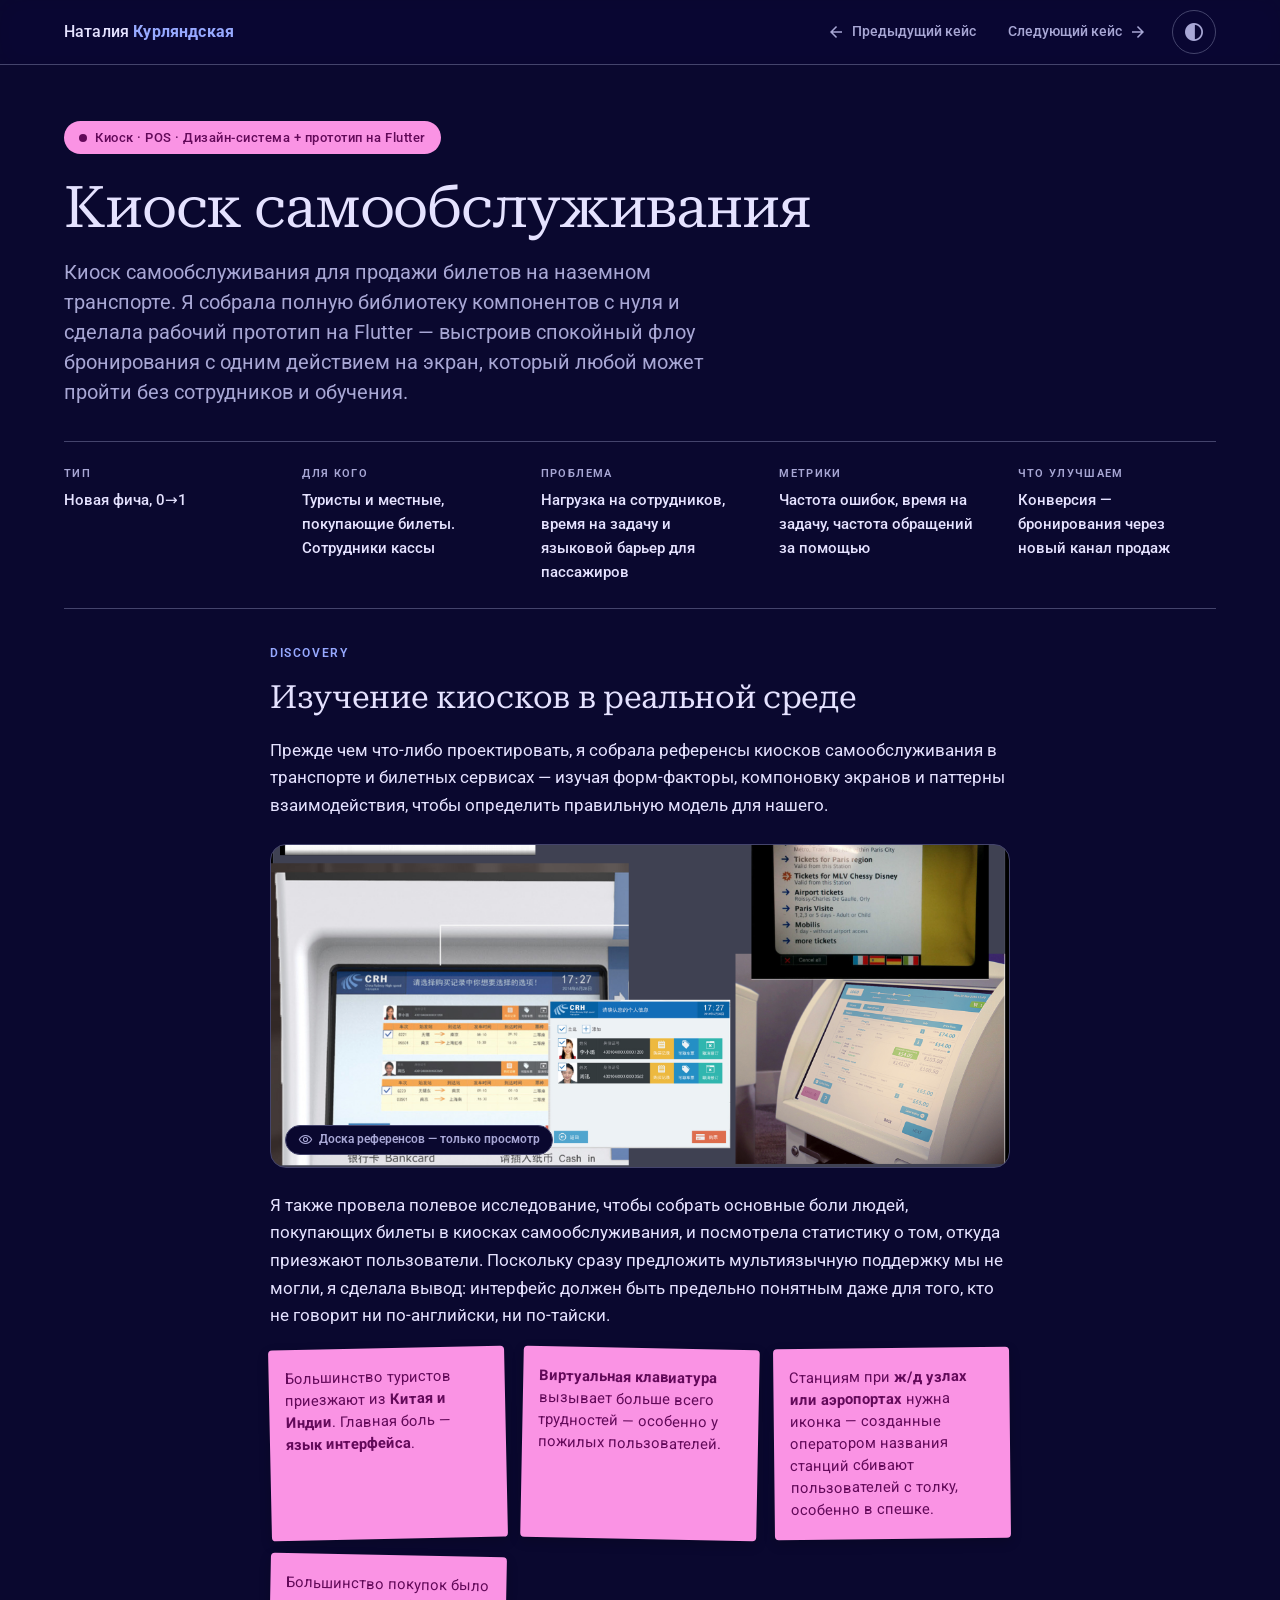
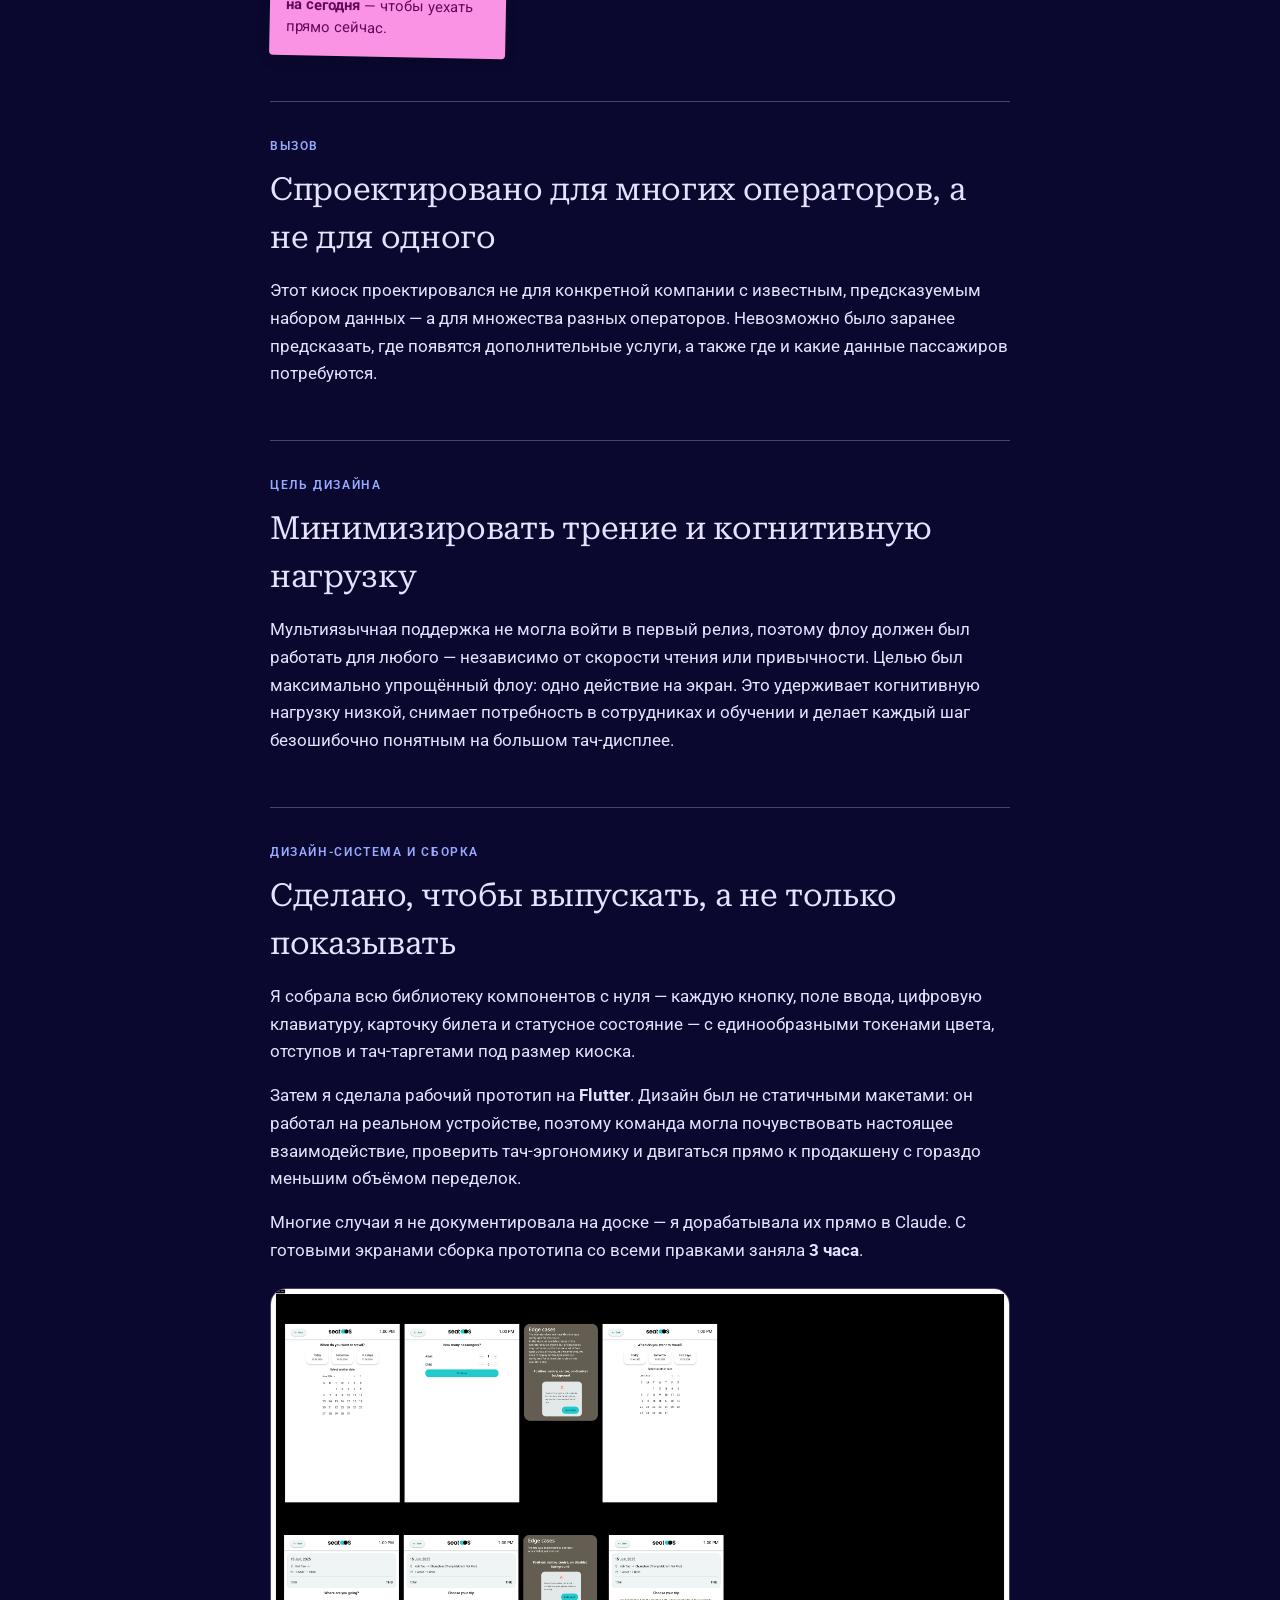
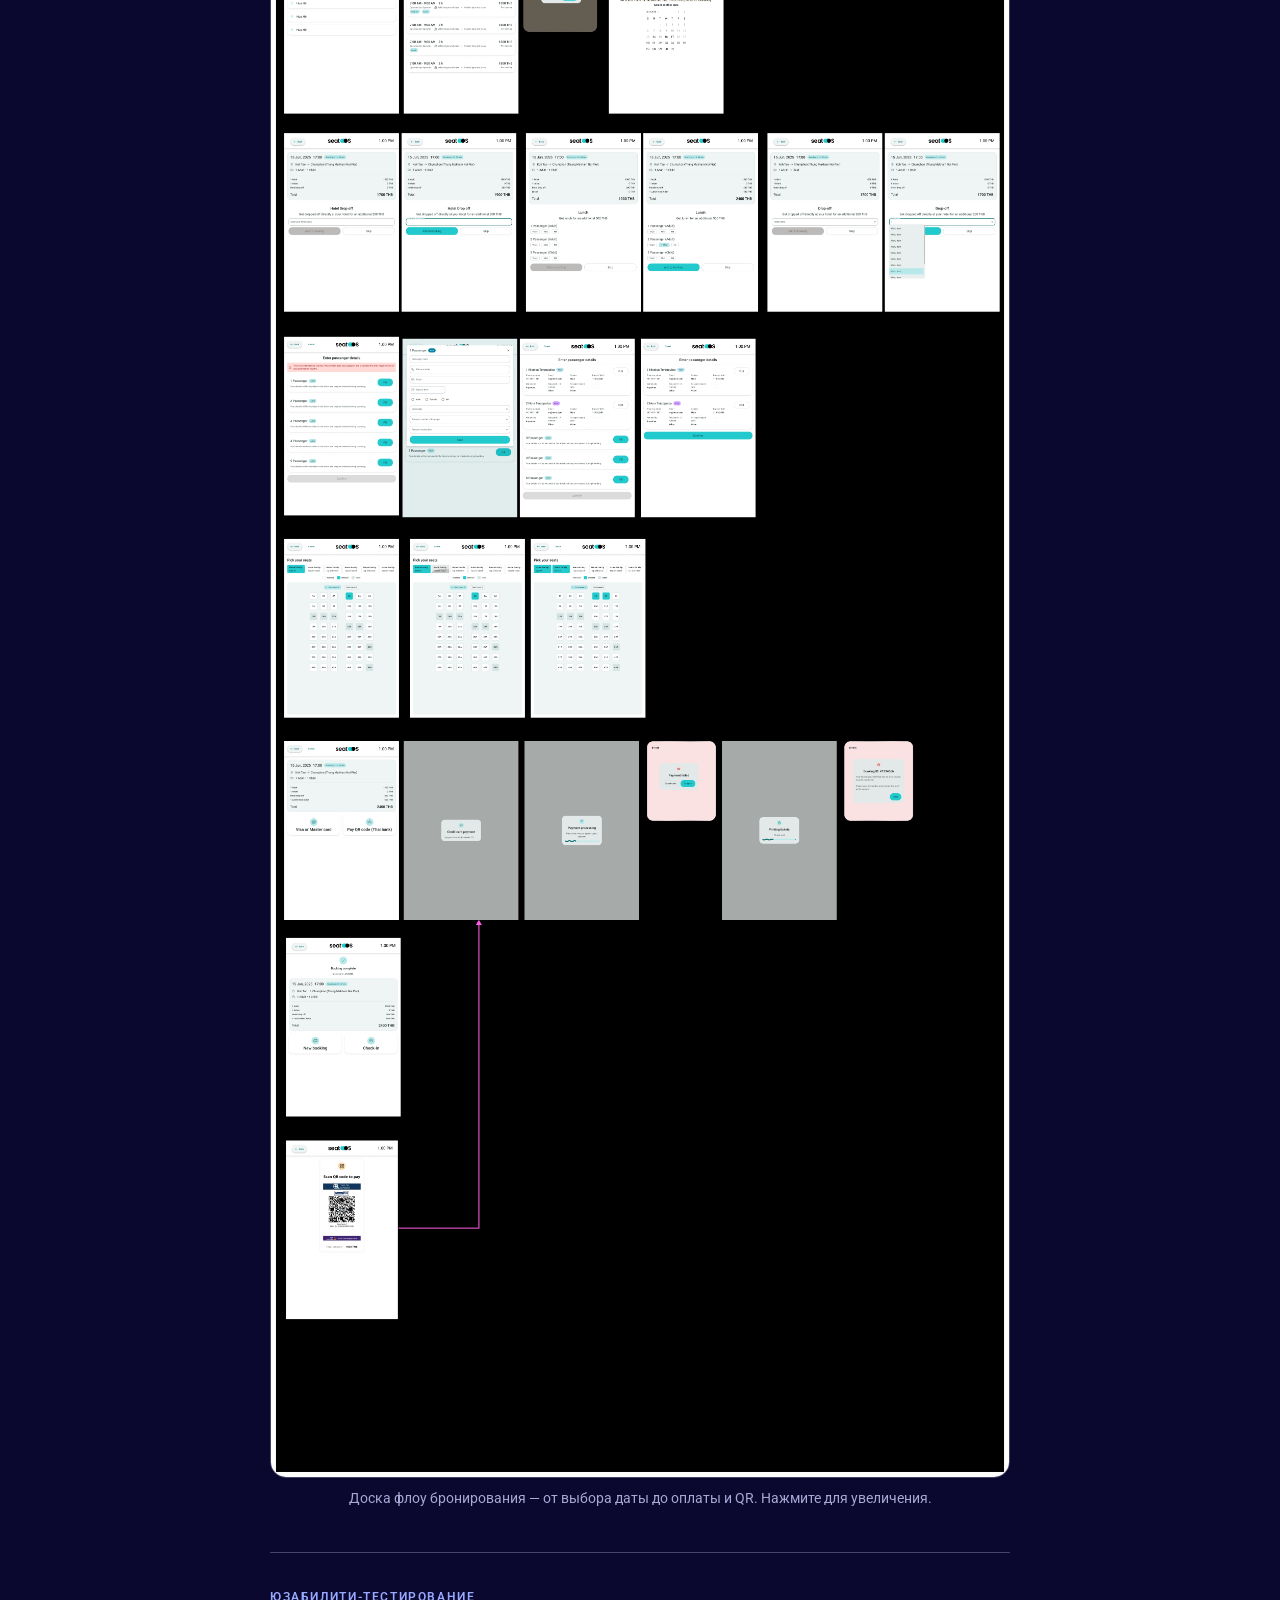
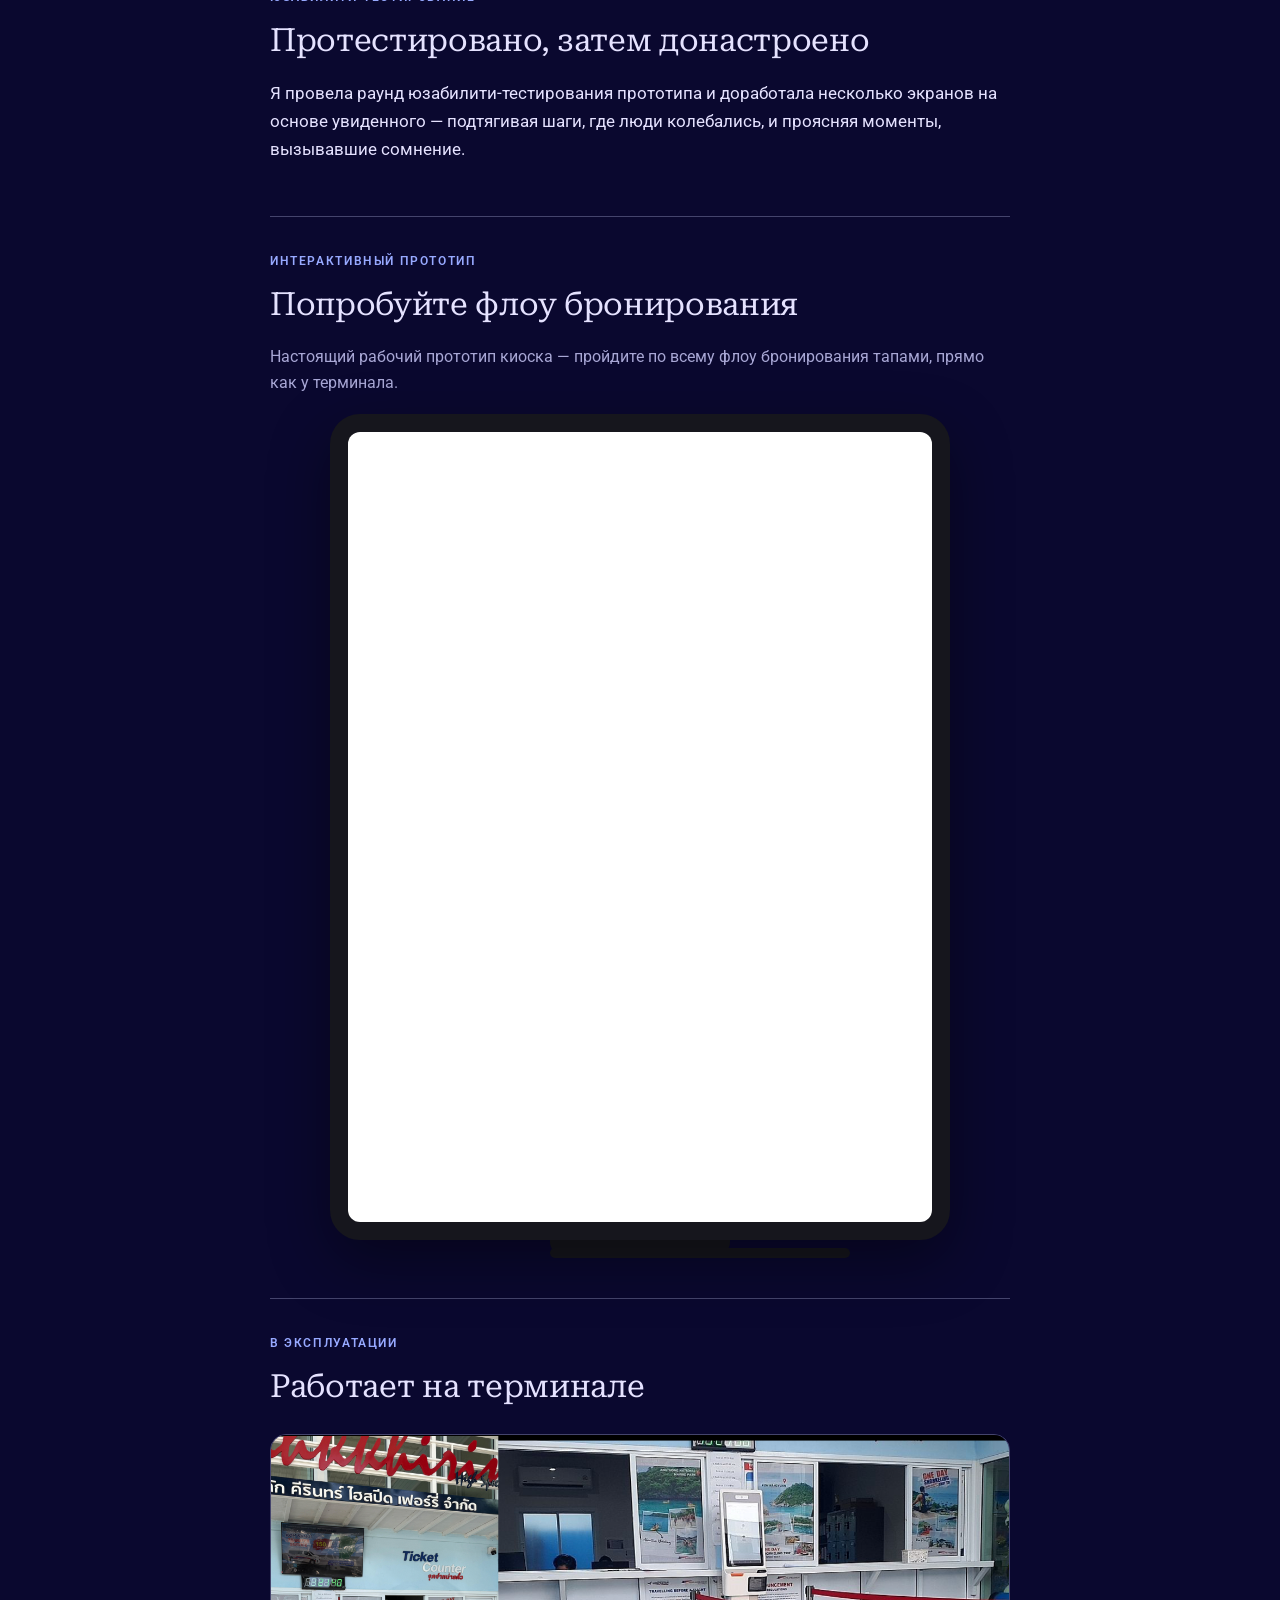
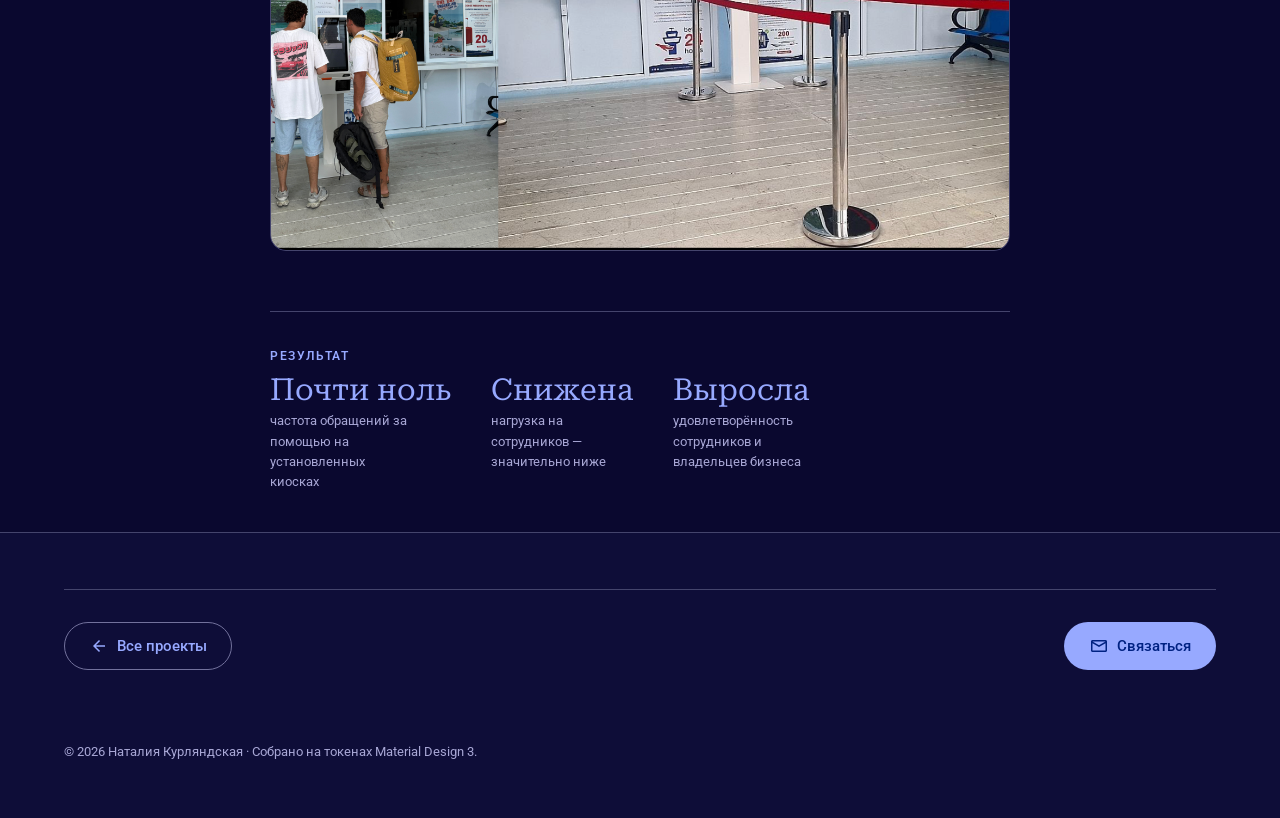
<file: kiosk.html>
<!DOCTYPE html>
<html lang="ru" data-theme="dark" data-contrast="standard">
<head>
<meta charset="UTF-8">
<meta name="viewport" content="width=device-width, initial-scale=1.0">
<title>Киоск самообслуживания — Кейс · Наталия Курляндская</title>
<meta name="description" content="Киоск самообслуживания — библиотека компонентов, собранная с нуля, и рабочий прототип на Flutter. Кейс Наталии Курляндской.">
<link rel="preconnect" href="https://fonts.googleapis.com">
<link rel="preconnect" href="https://fonts.gstatic.com" crossorigin>
<link href="https://fonts.googleapis.com/css2?family=Roboto:wght@300;400;500;700&family=Roboto+Serif:opsz,wght@8..144,400;8..144,500&display=swap" rel="stylesheet">
<link href="https://fonts.googleapis.com/css2?family=Material+Symbols+Outlined:opsz,wght,FILL,GRAD@24,400,0,0" rel="stylesheet">
<link rel="stylesheet" href="styles.css">
</head>
<body>

<!-- ============ TOP APP BAR ============ -->
<header class="appbar">
  <div class="wrap appbar-inner">
    <a class="brand" href="index.html#top">Наталия&nbsp;<b>Курляндская</b></a>
    <nav class="nav">
      <a class="case-back" href="trips.html"><span class="material-symbols-outlined">arrow_back</span>Предыдущий кейс</a>
      <a class="case-fwd" href="tellsy.html">Следующий кейс<span class="material-symbols-outlined">arrow_forward</span></a>
      <div class="display-wrap">
        <button class="icon-btn" id="displayBtn" aria-label="Настройки отображения" aria-expanded="false" title="Тема и контраст">
          <span class="material-symbols-outlined">contrast</span>
        </button>
        <div class="panel" id="displayPanel" role="dialog" aria-label="Настройки отображения">
          <div class="group">
            <h3>Тема</h3>
            <div class="seg" id="themeSeg" role="group" aria-label="Тема">
              <button data-theme-val="light" aria-pressed="true"><span class="material-symbols-outlined">light_mode</span>Светлая</button>
              <button data-theme-val="dark" aria-pressed="false"><span class="material-symbols-outlined">dark_mode</span>Тёмная</button>
            </div>
          </div>
          <div class="group">
            <h3>Контраст</h3>
            <p class="hint">Посмотрите страницу с любым уровнем контраста.</p>
            <div class="seg" id="contrastSeg" role="group" aria-label="Контраст">
              <button data-contrast-val="standard" aria-pressed="true">Стандартный</button>
              <button data-contrast-val="medium" aria-pressed="false">Средний</button>
              <button data-contrast-val="high" aria-pressed="false">Высокий</button>
            </div>
          </div>
        </div>
      </div>
    </nav>
  </div>
</header>

<main>

<!-- ============ CASE HERO ============ -->
<section class="case-hero">
  <div class="wrap">
    <span class="eyebrow case-eyebrow" style="display:flex;width:fit-content"><span class="dot"></span>Киоск · POS · Дизайн-система + прототип на Flutter</span>
    <h1 class="case-title">Киоск самообслуживания</h1>
    <p class="case-sum">Киоск самообслуживания для продажи билетов на наземном транспорте. Я собрала полную библиотеку компонентов с нуля и сделала рабочий прототип на Flutter — выстроив спокойный флоу бронирования с одним действием на экран, который любой может пройти без сотрудников и обучения.</p>
    <div class="case-meta">
      <div class="m"><span class="k">Тип</span><span class="v">Новая фича, 0→1</span></div>
      <div class="m"><span class="k">Для кого</span><span class="v">Туристы и местные, покупающие билеты. Сотрудники кассы</span></div>
      <div class="m"><span class="k">Проблема</span><span class="v">Нагрузка на сотрудников, время на задачу и языковой барьер для пассажиров</span></div>
      <div class="m"><span class="k">Метрики</span><span class="v">Частота ошибок, время на задачу, частота обращений за помощью</span></div>
      <div class="m"><span class="k">Что улучшаем</span><span class="v">Конверсия — бронирования через новый канал продаж</span></div>
    </div>
  </div>
</section>

<div class="wrap">
<div class="case-body">

  <section class="case-section">
    <span class="label">Discovery</span>
    <h2>Изучение киосков в реальной среде</h2>
    <p>Прежде чем что-либо проектировать, я собрала референсы киосков самообслуживания в транспорте и билетных сервисах — изучая форм-факторы, компоновку экранов и паттерны взаимодействия, чтобы определить правильную модель для нашего.</p>
    <div class="kiosk-research" id="kioskResearch" oncontextmenu="return false" style="background-image:url('assets/kiosk/research.png')">
      <span class="rb"><span class="material-symbols-outlined">visibility</span>Доска референсов — только просмотр</span>
    </div>
    <p>Я также провела полевое исследование, чтобы собрать основные боли людей, покупающих билеты в киосках самообслуживания, и посмотрела статистику о том, откуда приезжают пользователи. Поскольку сразу предложить мультиязычную поддержку мы не могли, я сделала вывод: интерфейс должен быть предельно понятным даже для того, кто не говорит ни по-английски, ни по-тайски.</p>
    <div class="stickies">
      <div class="sticky">Большинство туристов приезжают из <b>Китая и Индии</b>. Главная боль — <b>язык интерфейса</b>.</div>
      <div class="sticky"><b>Виртуальная клавиатура</b> вызывает больше всего трудностей — особенно у пожилых пользователей.</div>
      <div class="sticky">Станциям при <b>ж/д узлах или аэропортах</b> нужна иконка — созданные оператором названия станций сбивают пользователей с толку, особенно в спешке.</div>
      <div class="sticky">Большинство покупок было <b>на сегодня</b> — чтобы уехать прямо сейчас.</div>
    </div>
  </section>

  <section class="case-section">
    <span class="label">Вызов</span>
    <h2>Спроектировано для многих операторов, а не для одного</h2>
    <p>Этот киоск проектировался не для конкретной компании с известным, предсказуемым набором данных — а для множества разных операторов. Невозможно было заранее предсказать, где появятся дополнительные услуги, а также где и какие данные пассажиров потребуются.</p>
  </section>

  <section class="case-section">
    <span class="label">Цель дизайна</span>
    <h2>Минимизировать трение и когнитивную нагрузку</h2>
    <p>Мультиязычная поддержка не могла войти в первый релиз, поэтому флоу должен был работать для любого — независимо от скорости чтения или привычности. Целью был максимально упрощённый флоу: одно действие на экран. Это удерживает когнитивную нагрузку низкой, снимает потребность в сотрудниках и обучении и делает каждый шаг безошибочно понятным на большом тач-дисплее.</p>
  </section>

  <section class="case-section">
    <span class="label">Дизайн-система и сборка</span>
    <h2>Сделано, чтобы выпускать, а не только показывать</h2>
    <p>Я собрала всю библиотеку компонентов с нуля — каждую кнопку, поле ввода, цифровую клавиатуру, карточку билета и статусное состояние — с единообразными токенами цвета, отступов и тач-таргетами под размер киоска.</p>
    <p>Затем я сделала рабочий прототип на <b>Flutter</b>. Дизайн был не статичными макетами: он работал на реальном устройстве, поэтому команда могла почувствовать настоящее взаимодействие, проверить тач-эргономику и двигаться прямо к продакшену с гораздо меньшим объёмом переделок.</p>
    <p>Многие случаи я не документировала на доске — я дорабатывала их прямо в Claude. С готовыми экранами сборка прототипа со всеми правками заняла <b>3 часа</b>.</p>
    <figure class="board-fig">
      <img class="js-zoom" src="assets/kiosk/booking-flow-board.jpg" alt="Доска в Figma — флоу бронирования киоска: дата и пассажиры, рейсы, доп. услуги, данные пассажиров, выбор мест, оплата и QR" loading="lazy">
      <figcaption>Доска флоу бронирования — от выбора даты до оплаты и QR. Нажмите для увеличения.</figcaption>
    </figure>
  </section>

  <section class="case-section">
    <span class="label">Юзабилити-тестирование</span>
    <h2>Протестировано, затем донастроено</h2>
    <p>Я провела раунд юзабилити-тестирования прототипа и доработала несколько экранов на основе увиденного — подтягивая шаги, где люди колебались, и проясняя моменты, вызывавшие сомнение.</p>
  </section>

  <section class="case-section">
    <span class="label">Интерактивный прототип</span>
    <h2>Попробуйте флоу бронирования</h2>
    <p class="muted">Настоящий рабочий прототип киоска — пройдите по всему флоу бронирования тапами, прямо как у терминала.</p>
    <div class="kiosk-device">
      <div class="kiosk-screen">
        <iframe src="https://self-service-kiosk2.netlify.app/" title="Прототип киоска самообслуживания SeatOS" loading="lazy" allowfullscreen></iframe>
      </div>
      <div class="kiosk-base"></div>
    </div>
  </section>

  <section class="case-section">
    <span class="label">В эксплуатации</span>
    <h2>Работает на терминале</h2>
    <figure class="case-figure shot">
      <img src="assets/kiosk/installed.png" alt="Киоск, установленный на паромном терминале" onerror="this.remove()">
      <div class="ph"><span class="material-symbols-outlined">image</span><span class="t">Положите <b>assets/kiosk/installed.png</b> — фото установленного киоска</span></div>
    </figure>
  </section>

  <section class="case-section">
    <span class="label">Результат</span>
    <div class="case-metrics">
      <div class="stat"><div class="n">Почти ноль</div><div class="l">частота обращений за помощью на установленных киосках</div></div>
      <div class="stat"><div class="n">Снижена</div><div class="l">нагрузка на сотрудников — значительно ниже</div></div>
      <div class="stat"><div class="n">Выросла</div><div class="l">удовлетворённость сотрудников и владельцев бизнеса</div></div>
    </div>
  </section>

</div>
</div>

</main>

<!-- ============ FOOTER ============ -->
<footer>
  <div class="wrap">
    <div class="case-next">
      <a class="btn btn-outline" href="index.html#work"><span class="material-symbols-outlined">arrow_back</span>Все проекты</a>
      <a class="btn btn-filled js-mail" href="#" data-u="natk72" data-d="gmail.com"><span class="material-symbols-outlined">mail</span>Связаться</a>
    </div>
    <p class="copyright">© 2026 Наталия Курляндская · Собрано на токенах Material Design 3.</p>
  </div>
</footer>

<script>
/* shared theme + contrast control */
(function(){
  var root=document.documentElement;
  var btn=document.getElementById('displayBtn');
  var panel=document.getElementById('displayPanel');
  var themeSeg=document.getElementById('themeSeg');
  var contrastSeg=document.getElementById('contrastSeg');
  try{
    var st=localStorage.getItem('nk-theme'), sc=localStorage.getItem('nk-contrast');
    if(!st && window.matchMedia && window.matchMedia('(prefers-color-scheme: dark)').matches){ st='dark'; }
    if(st) root.setAttribute('data-theme',st);
    if(sc) root.setAttribute('data-contrast',sc);
  }catch(e){}
  function syncAll(){
    themeSeg.querySelectorAll('button').forEach(function(b){ b.setAttribute('aria-pressed',String(b.dataset.themeVal===root.getAttribute('data-theme'))); });
    contrastSeg.querySelectorAll('button').forEach(function(b){ b.setAttribute('aria-pressed',String(b.dataset.contrastVal===root.getAttribute('data-contrast'))); });
  }
  syncAll();
  function openPanel(o){ panel.classList.toggle('open',o); btn.setAttribute('aria-expanded',String(o)); }
  btn.addEventListener('click',function(e){ e.stopPropagation(); openPanel(!panel.classList.contains('open')); });
  document.addEventListener('click',function(e){ if(!panel.contains(e.target)&&e.target!==btn) openPanel(false); });
  document.addEventListener('keydown',function(e){ if(e.key==='Escape') openPanel(false); });
  themeSeg.addEventListener('click',function(e){ var b=e.target.closest('button'); if(!b)return; root.setAttribute('data-theme',b.dataset.themeVal); try{localStorage.setItem('nk-theme',b.dataset.themeVal);}catch(e){} syncAll(); });
  contrastSeg.addEventListener('click',function(e){ var b=e.target.closest('button'); if(!b)return; root.setAttribute('data-contrast',b.dataset.contrastVal); try{localStorage.setItem('nk-contrast',b.dataset.contrastVal);}catch(e){} syncAll(); });
})();
/* block drag-save on the research board */
(function(){ var r=document.getElementById('kioskResearch'); if(r) r.addEventListener('dragstart',function(e){e.preventDefault();}); })();
</script>
<div class="lightbox" id="lightbox" role="dialog" aria-label="Просмотр изображения" aria-hidden="true">
  <button class="lb-close" id="lbClose" aria-label="Закрыть"><span class="material-symbols-outlined">close</span></button>
  <div class="lb-tools">
    <button id="lbOut" aria-label="Уменьшить"><span class="material-symbols-outlined">zoom_out</span></button>
    <button id="lbIn" aria-label="Увеличить"><span class="material-symbols-outlined">zoom_in</span></button>
    <button id="lbReset" aria-label="Сбросить масштаб"><span class="material-symbols-outlined">fit_screen</span></button>
  </div>
  <div class="lb-stage" id="lbStage"><img id="lbImg" alt=""></div>
</div>
<script>
(function(){
  var lb=document.getElementById('lightbox'), img=document.getElementById('lbImg'), stage=document.getElementById('lbStage');
  var scale=1, tx=0, ty=0, drag=null;
  function apply(){ img.style.transform='translate('+tx+'px,'+ty+'px) scale('+scale+')'; }
  function reset(){ scale=1; tx=0; ty=0; apply(); }
  function open(src,alt){ img.src=src; img.alt=alt||''; reset(); lb.classList.add('show'); lb.setAttribute('aria-hidden','false'); document.body.style.overflow='hidden'; }
  function close(){ lb.classList.remove('show'); lb.setAttribute('aria-hidden','true'); document.body.style.overflow=''; img.src=''; }
  function zoom(f,cx,cy){
    var ns=Math.min(8,Math.max(1,scale*f)); f=ns/scale;
    if(cx!==undefined){ var r=stage.getBoundingClientRect(); var x=cx-r.left-r.width/2, y=cy-r.top-r.height/2; tx=x-(x-tx)*f; ty=y-(y-ty)*f; }
    scale=ns; if(scale===1){ tx=0; ty=0; } apply();
  }
  document.querySelectorAll('.js-zoom').forEach(function(el){
    el.style.cursor='zoom-in';
    el.addEventListener('click',function(){ open(el.src,el.alt); });
  });
  document.getElementById('lbClose').addEventListener('click',close);
  document.getElementById('lbIn').addEventListener('click',function(){ zoom(1.4); });
  document.getElementById('lbOut').addEventListener('click',function(){ zoom(1/1.4); });
  document.getElementById('lbReset').addEventListener('click',reset);
  lb.addEventListener('click',function(e){ if(e.target===lb||e.target===stage) close(); });
  document.addEventListener('keydown',function(e){ if(lb.classList.contains('show')&&e.key==='Escape') close(); });
  stage.addEventListener('wheel',function(e){ e.preventDefault(); zoom(e.deltaY<0?1.15:1/1.15,e.clientX,e.clientY); },{passive:false});
  img.addEventListener('dblclick',function(e){ scale>1?reset():zoom(2,e.clientX,e.clientY); });
  img.addEventListener('pointerdown',function(e){ if(scale<=1)return; e.preventDefault(); drag={x:e.clientX-tx,y:e.clientY-ty}; img.setPointerCapture(e.pointerId); img.style.cursor='grabbing'; });
  img.addEventListener('pointermove',function(e){ if(!drag)return; tx=e.clientX-drag.x; ty=e.clientY-drag.y; apply(); });
  img.addEventListener('pointerup',function(){ drag=null; img.style.cursor=''; });
})();
</script>
<script src="app.js"></script>
<!-- Яндекс.Метрика: вставить счётчик сюда (заменить NNNNNNNN на номер счётчика), затем раскомментировать -->
<!--
<script type="text/javascript">
   (function(m,e,t,r,i,k,a){m[i]=m[i]||function(){(m[i].a=m[i].a||[]).push(arguments)};
   m[i].l=1*new Date();
   for (var j = 0; j < document.scripts.length; j++) {if (document.scripts[j].src === r) { return; }}
   k=e.createElement(t),a=e.getElementsByTagName(t)[0],k.async=1,k.src=r,a.parentNode.insertBefore(k,a)})
   (window, document, "script", "https://mc.yandex.ru/metrika/tag.js", "ym");
   ym(NNNNNNNN, "init", { clickmap:true, trackLinks:true, accurateTrackBounce:true });
</script>
<noscript><div><img src="https://mc.yandex.ru/watch/NNNNNNNN" style="position:absolute; left:-9999px;" alt="" /></div></noscript>
-->
</body>
</html>
</file>
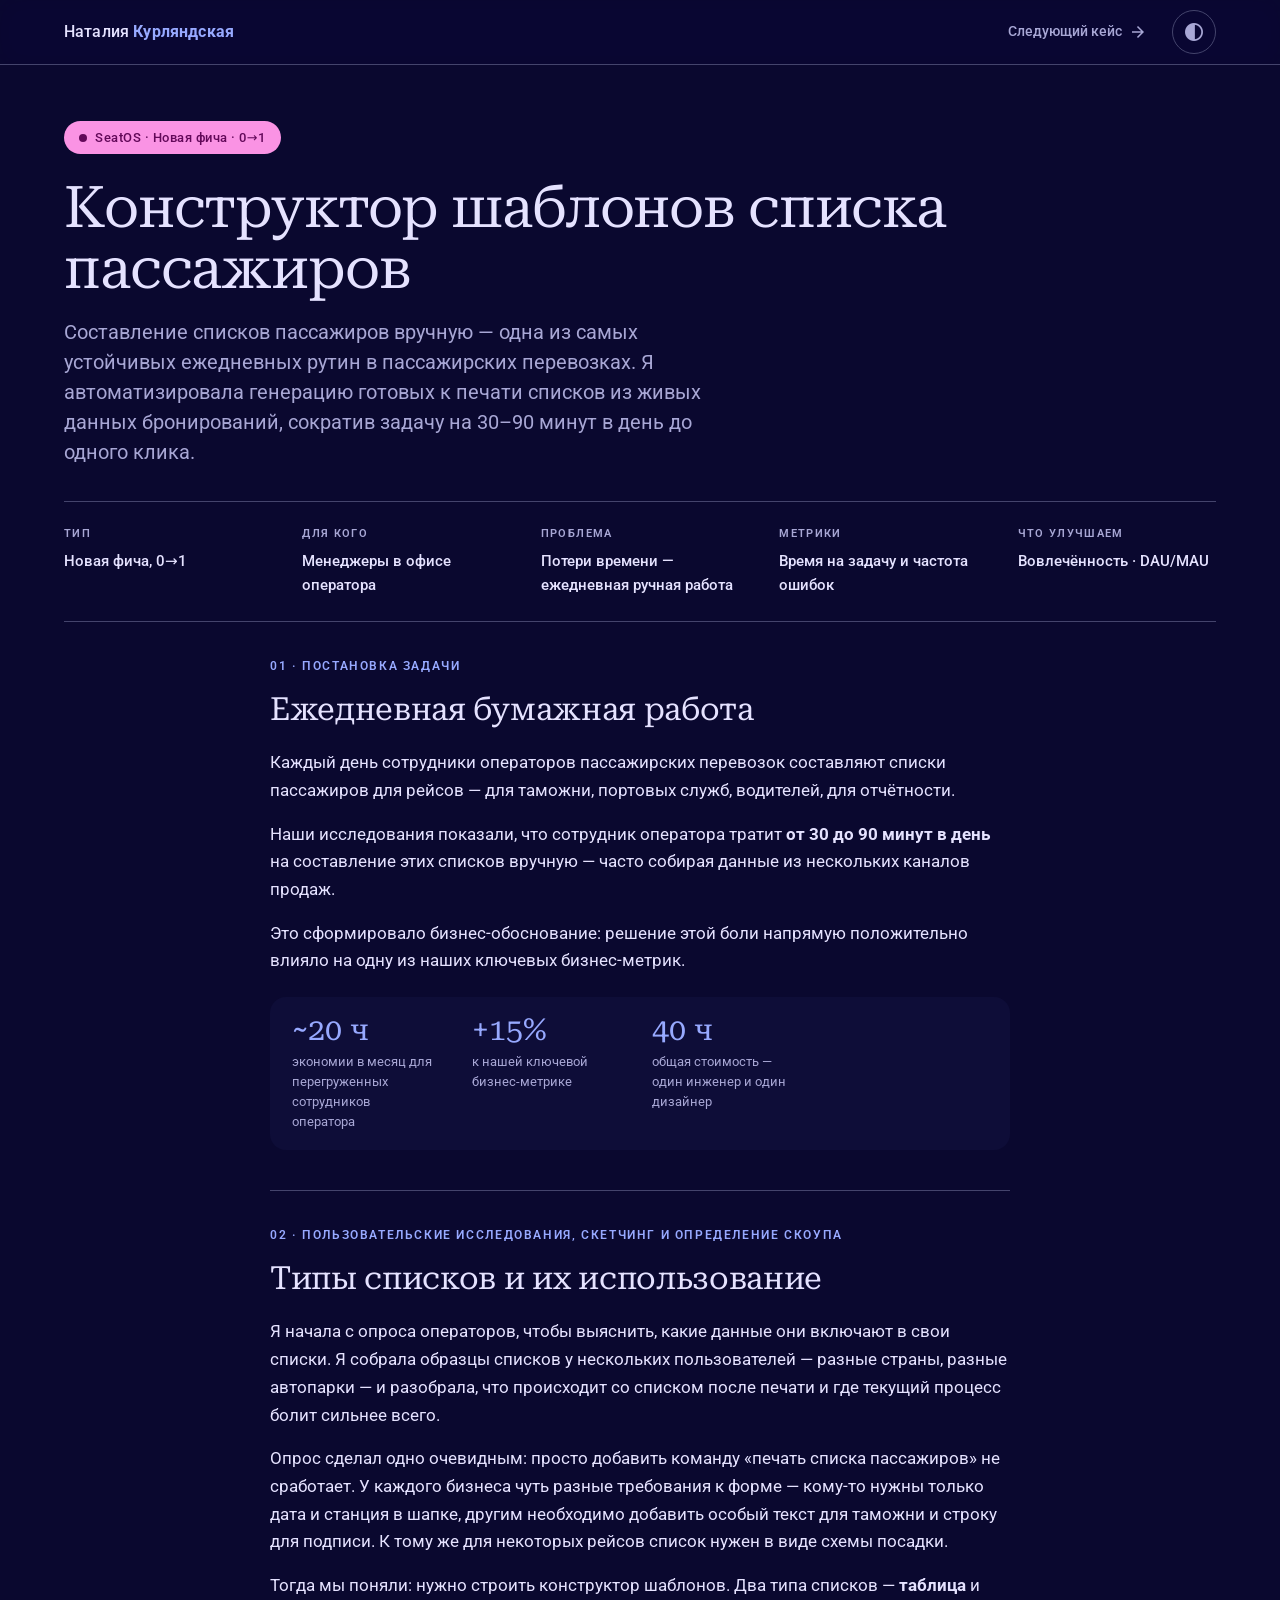
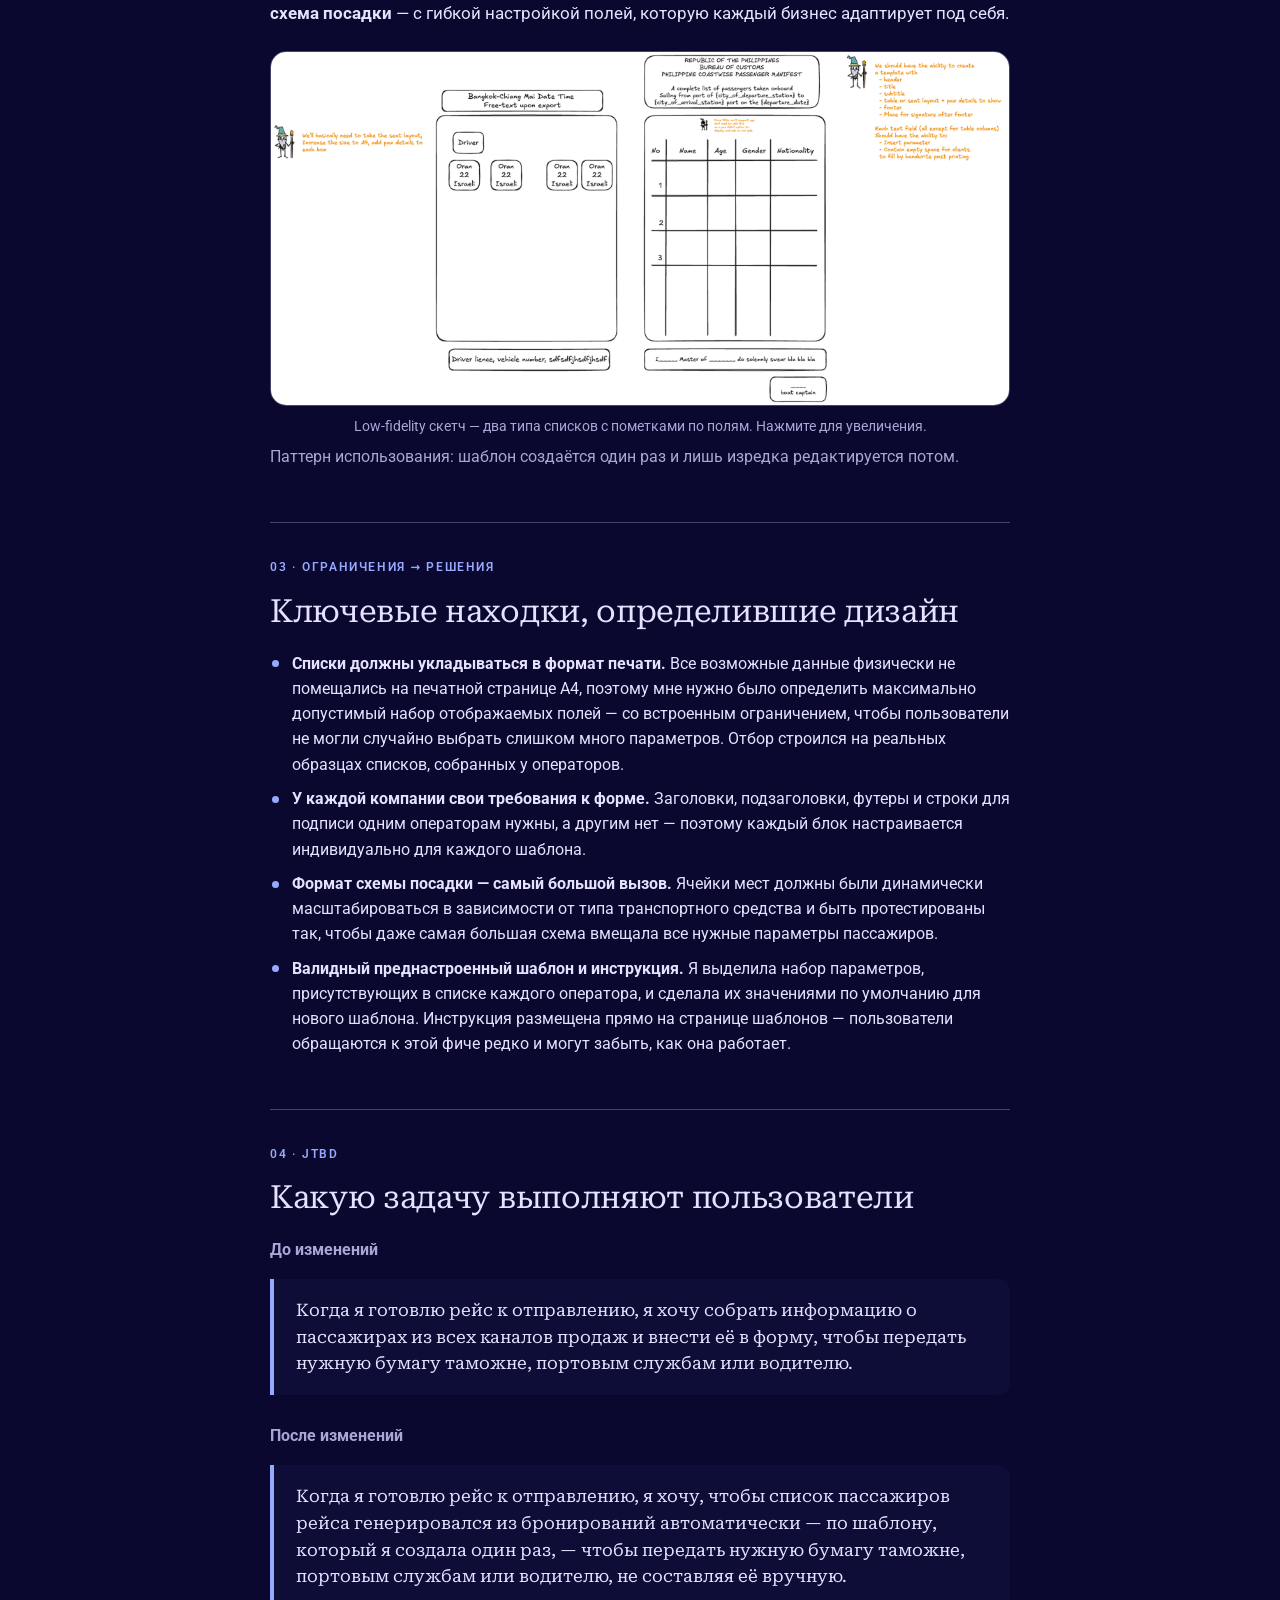
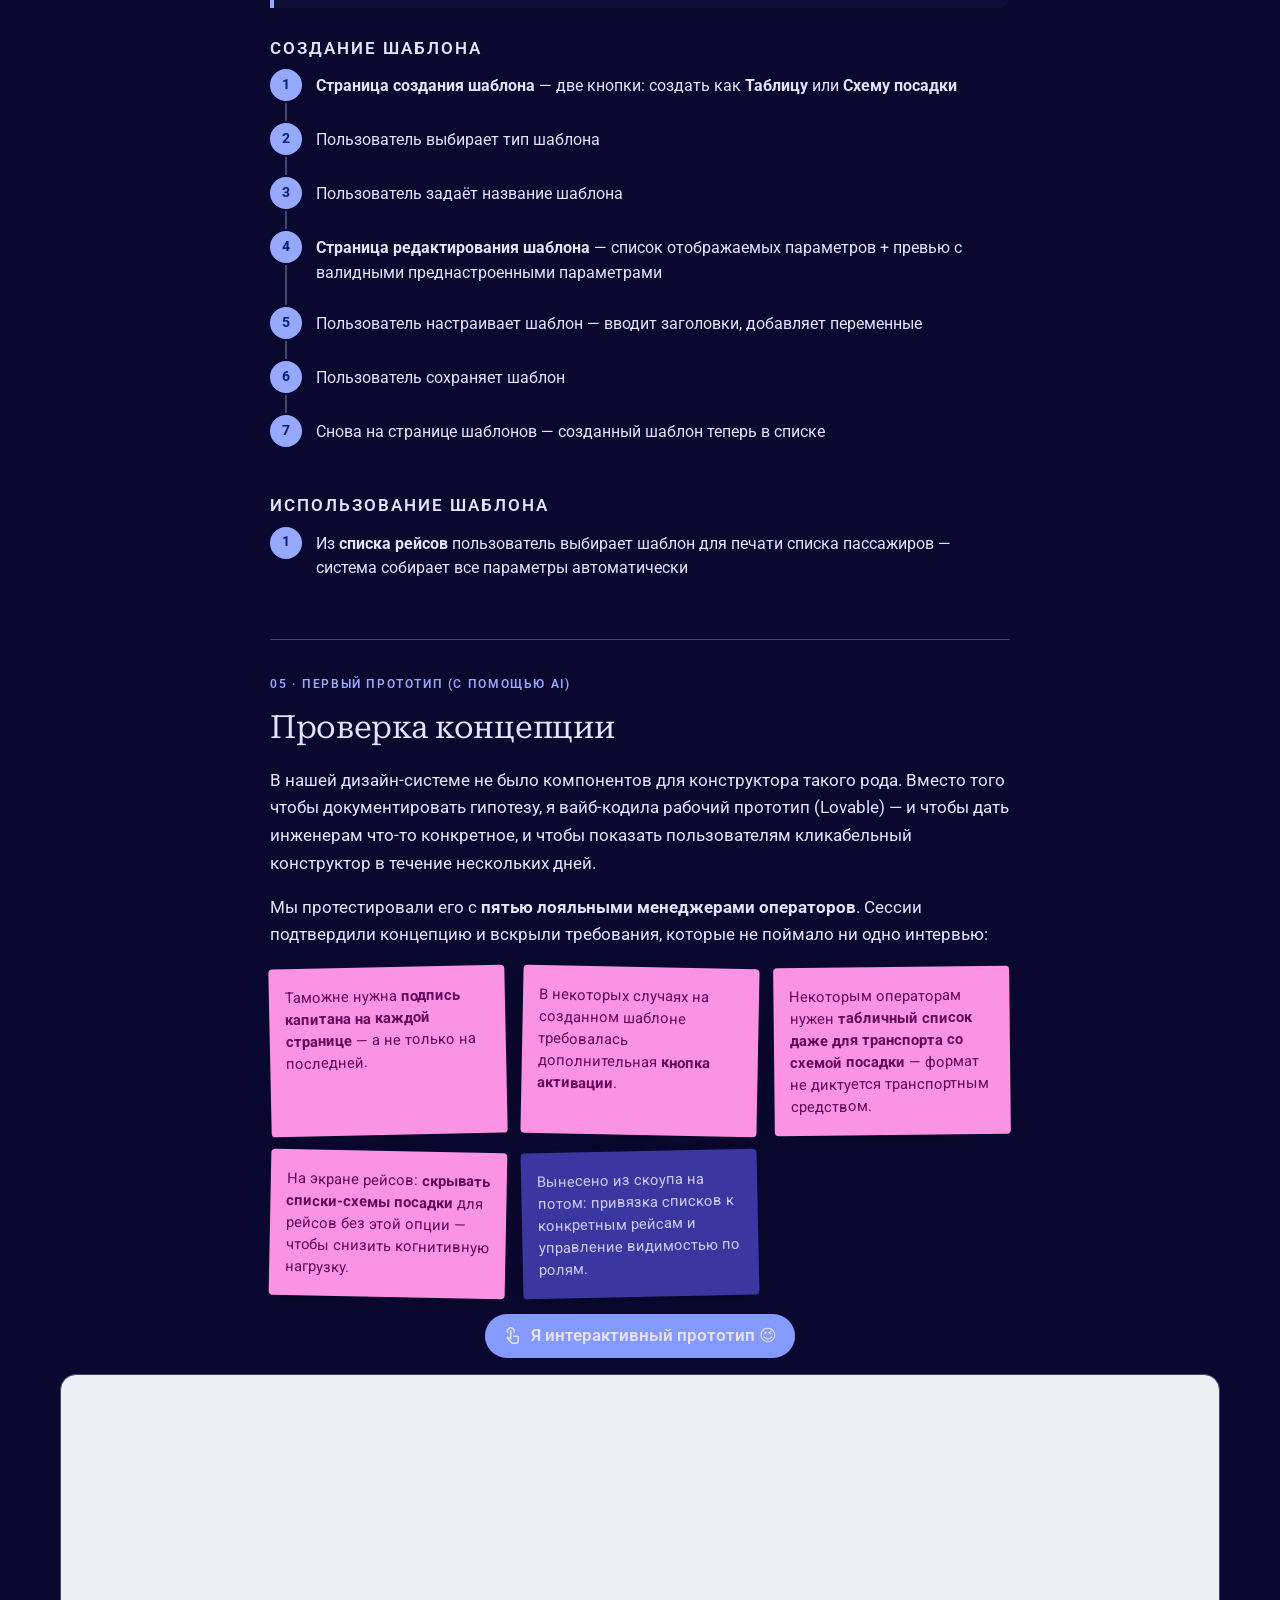
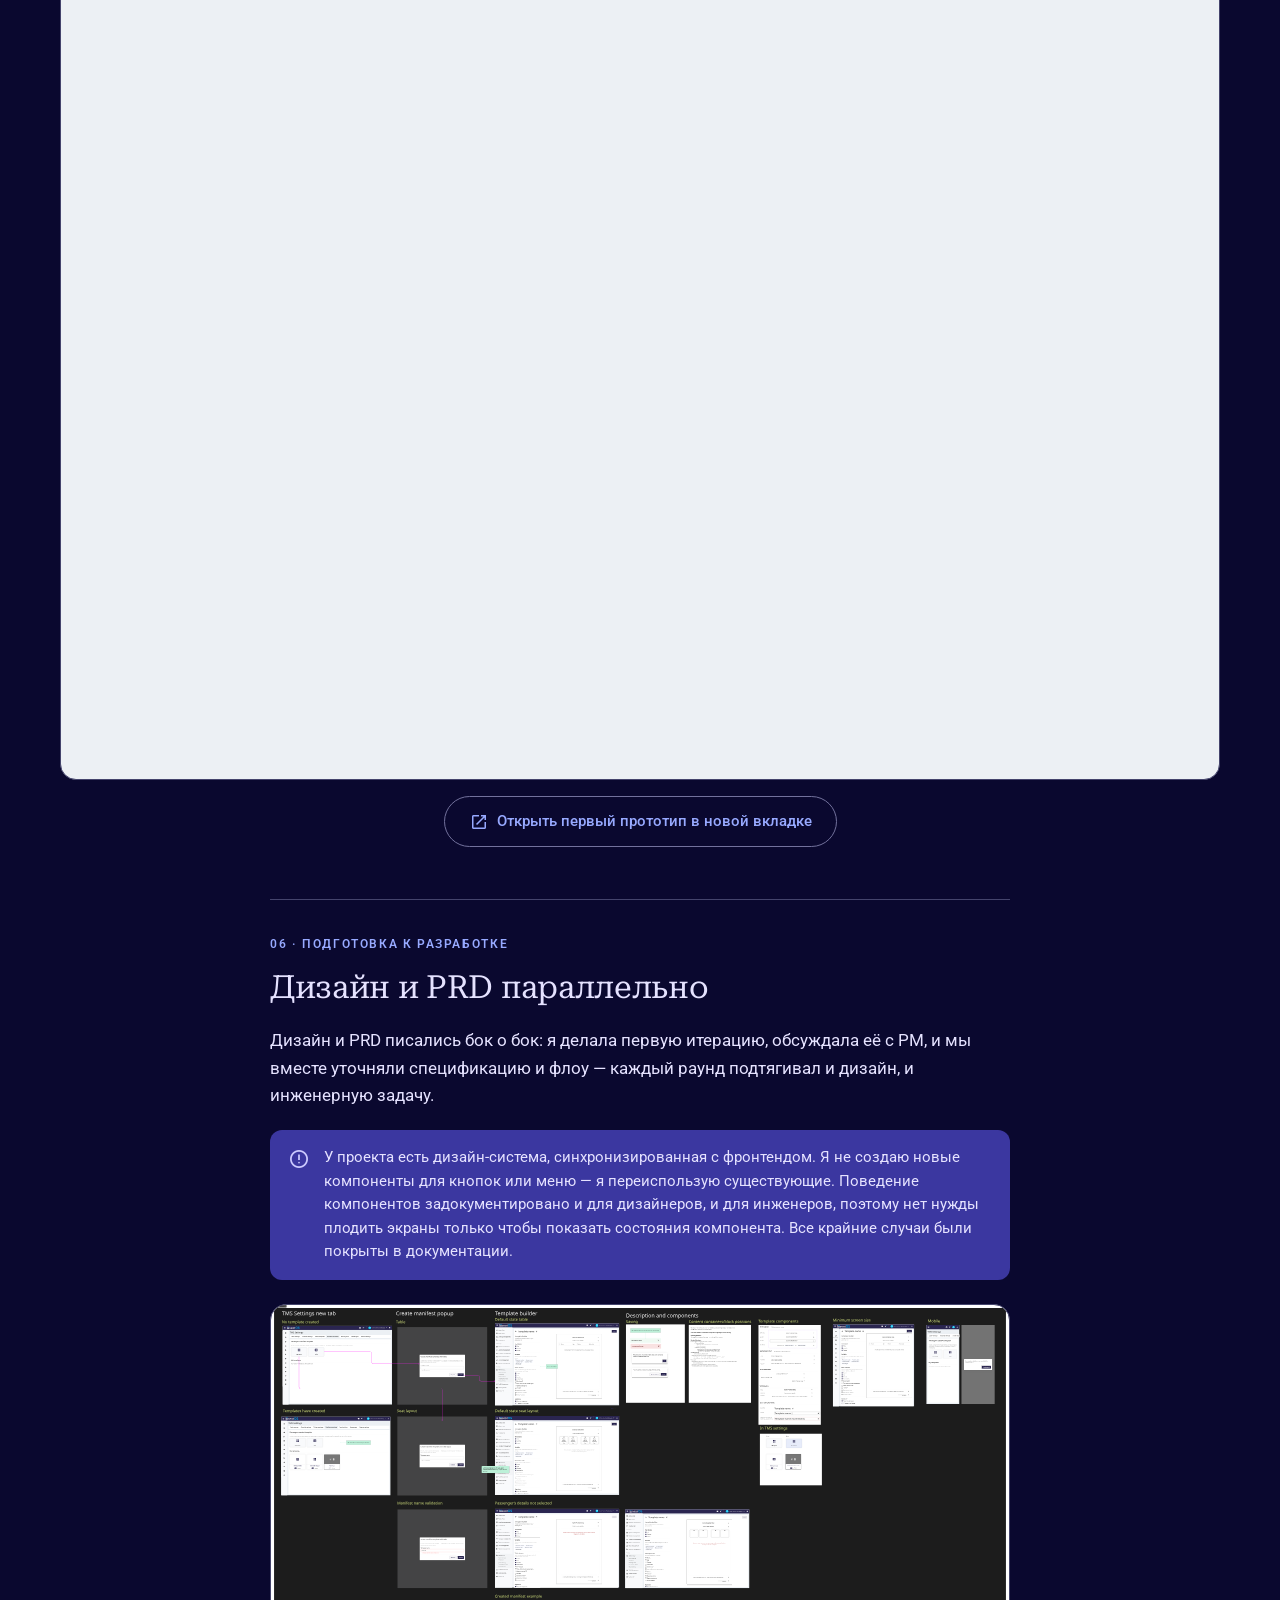
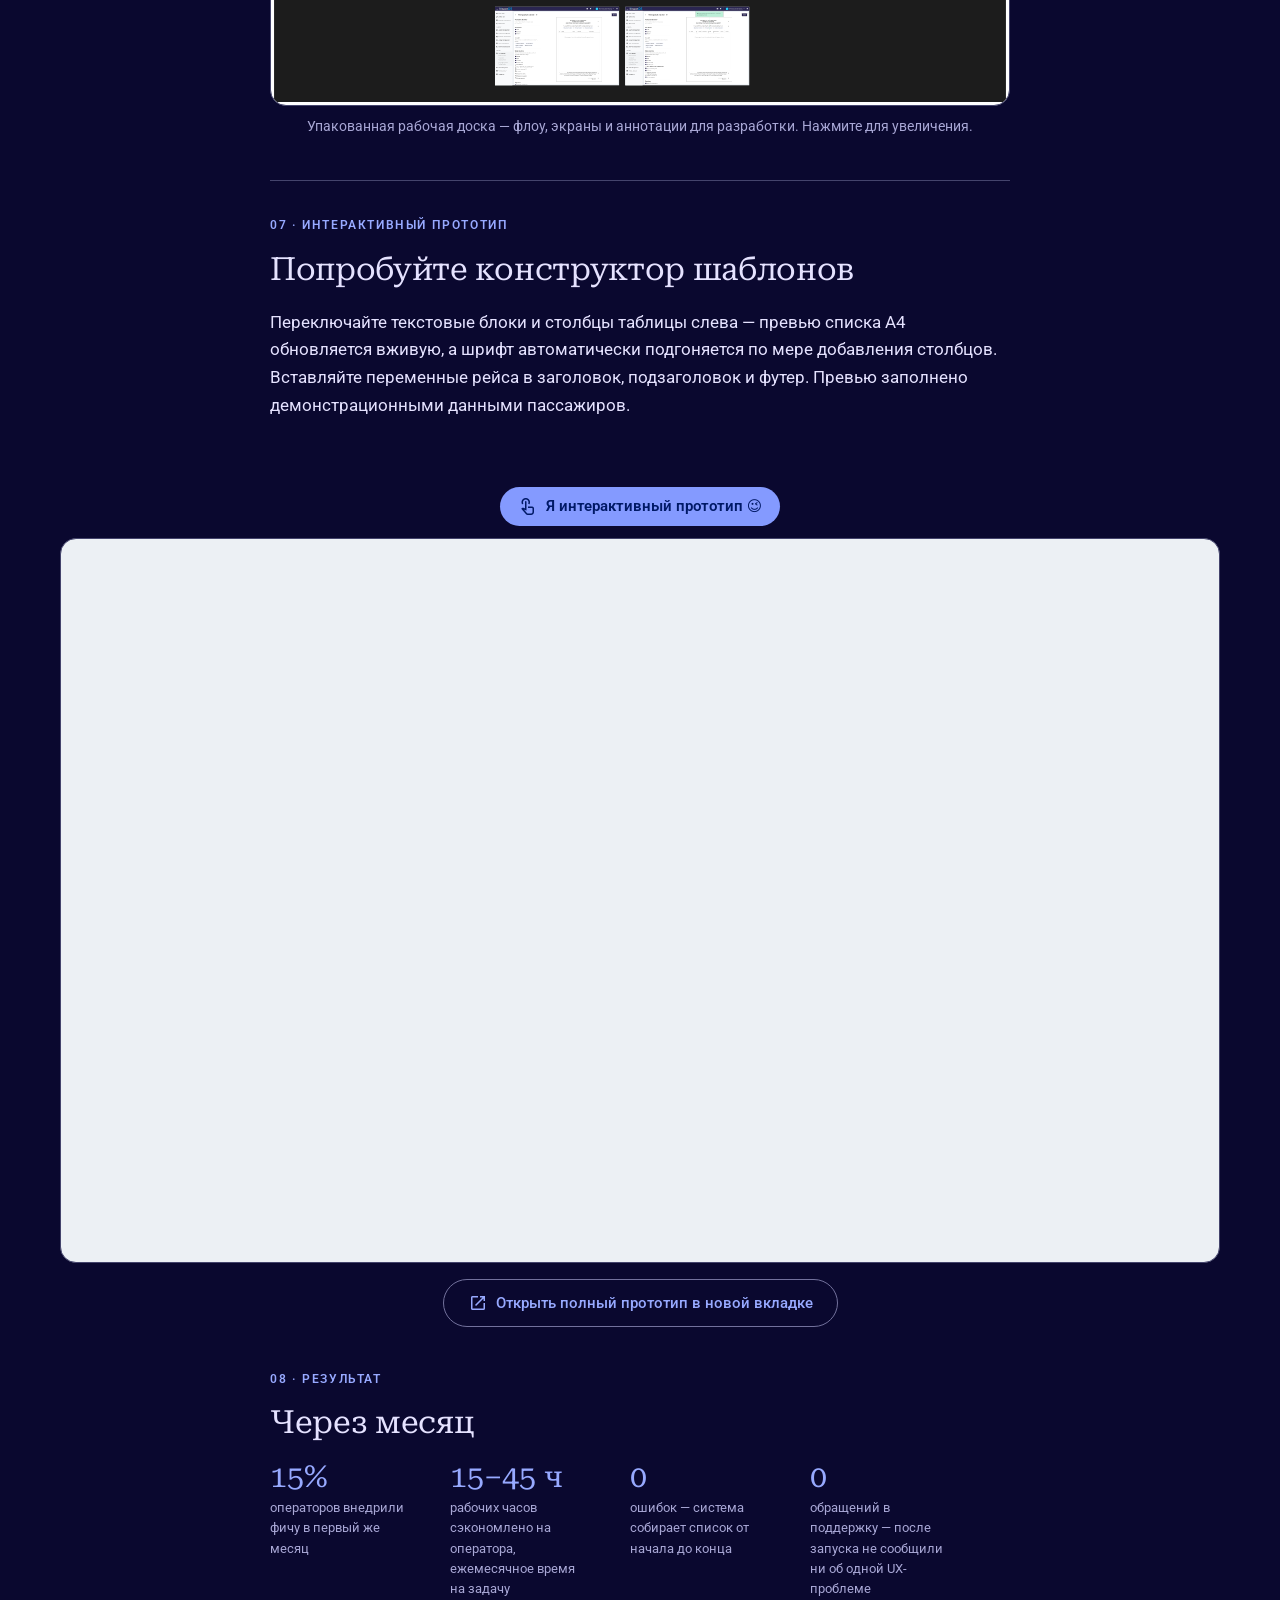
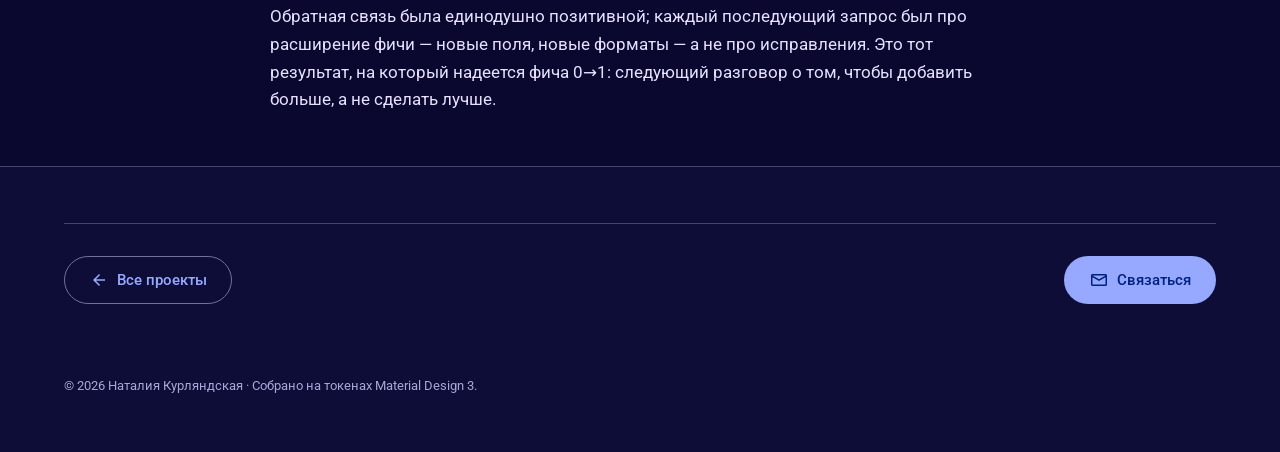
<file: manifest.html>
<!DOCTYPE html>
<html lang="ru" data-theme="dark" data-contrast="standard">
<head>
<meta charset="UTF-8">
<meta name="viewport" content="width=device-width, initial-scale=1.0">
<title>Конструктор шаблонов списка пассажиров — Кейс · Наталия Курляндская</title>
<link rel="preconnect" href="https://fonts.googleapis.com">
<link rel="preconnect" href="https://fonts.gstatic.com" crossorigin>
<link href="https://fonts.googleapis.com/css2?family=Roboto:wght@300;400;500;700&family=Roboto+Serif:opsz,wght@8..144,400;8..144,500&display=swap" rel="stylesheet">
<link href="https://fonts.googleapis.com/css2?family=Material+Symbols+Outlined:opsz,wght,FILL,GRAD@24,400,0,0" rel="stylesheet">
<link rel="stylesheet" href="styles.css">
</head>
<body>

<header class="appbar">
  <div class="wrap appbar-inner">
    <a class="brand" href="index.html#top">Наталия&nbsp;<b>Курляндская</b></a>
    <nav class="nav">
      <a class="case-fwd" href="filters.html">Следующий кейс<span class="material-symbols-outlined">arrow_forward</span></a>
      <div class="display-wrap">
        <button class="icon-btn" id="displayBtn" aria-label="Настройки отображения" aria-expanded="false" title="Тема и контраст">
          <span class="material-symbols-outlined">contrast</span>
        </button>
        <div class="panel" id="displayPanel" role="dialog" aria-label="Настройки отображения">
          <div class="group">
            <h3>Тема</h3>
            <div class="seg" id="themeSeg" role="group" aria-label="Тема">
              <button data-theme-val="light" aria-pressed="false"><span class="material-symbols-outlined">light_mode</span>Светлая</button>
              <button data-theme-val="dark" aria-pressed="true"><span class="material-symbols-outlined">dark_mode</span>Тёмная</button>
            </div>
          </div>
          <div class="group">
            <h3>Контраст</h3>
            <p class="hint">Посмотрите страницу с любым уровнем контраста.</p>
            <div class="seg" id="contrastSeg" role="group" aria-label="Контраст">
              <button data-contrast-val="standard" aria-pressed="true">Стандартный</button>
              <button data-contrast-val="medium" aria-pressed="false">Средний</button>
              <button data-contrast-val="high" aria-pressed="false">Высокий</button>
            </div>
          </div>
        </div>
      </div>
    </nav>
  </div>
</header>

<main>

<section class="case-hero">
  <div class="wrap">
    <span class="eyebrow case-eyebrow" style="display:flex;width:fit-content"><span class="dot"></span>SeatOS · Новая фича · 0→1</span>
    <h1 class="case-title">Конструктор шаблонов списка пассажиров</h1>
    <p class="case-sum">Составление списков пассажиров вручную — одна из самых устойчивых ежедневных рутин в пассажирских перевозках. Я автоматизировала генерацию готовых к печати списков из живых данных бронирований, сократив задачу на 30–90 минут в день до одного клика.</p>
    <div class="case-meta">
      <div class="m"><span class="k">Тип</span><span class="v">Новая фича, 0→1</span></div>
      <div class="m"><span class="k">Для кого</span><span class="v">Менеджеры в офисе оператора</span></div>
      <div class="m"><span class="k">Проблема</span><span class="v">Потери времени — ежедневная ручная работа</span></div>
      <div class="m"><span class="k">Метрики</span><span class="v">Время на задачу и частота ошибок</span></div>
      <div class="m"><span class="k">Что улучшаем</span><span class="v">Вовлечённость · DAU/MAU</span></div>
    </div>
  </div>
</section>

<div class="wrap">
<div class="case-body">

  <section class="case-section">
    <span class="label">01 · Постановка задачи</span>
    <h2>Ежедневная бумажная работа</h2>
    <p>Каждый день сотрудники операторов пассажирских перевозок составляют списки пассажиров для рейсов — для таможни, портовых служб, водителей, для отчётности.</p>
    <p>Наши исследования показали, что сотрудник оператора тратит <b>от 30 до 90 минут в день</b> на составление этих списков вручную — часто собирая данные из нескольких каналов продаж.</p>
    <p>Это сформировало бизнес-обоснование: решение этой боли напрямую положительно влияло на одну из наших ключевых бизнес-метрик.</p>
    <div class="case-metrics winwin">
      <div class="stat"><div class="n">~20 ч</div><div class="l">экономии в месяц для перегруженных сотрудников оператора</div></div>
      <div class="stat"><div class="n">+15%</div><div class="l">к нашей ключевой бизнес-метрике</div></div>
      <div class="stat"><div class="n">40 ч</div><div class="l">общая стоимость — один инженер и один дизайнер</div></div>
    </div>
  </section>

  <section class="case-section">
    <span class="label">02 · Пользовательские исследования, скетчинг и определение скоупа</span>
    <h2>Типы списков и их использование</h2>
    <p>Я начала с опроса операторов, чтобы выяснить, какие данные они включают в свои списки. Я собрала образцы списков у нескольких пользователей — разные страны, разные автопарки — и разобрала, что происходит со списком после печати и где текущий процесс болит сильнее всего.</p>
    <p>Опрос сделал одно очевидным: просто добавить команду «печать списка пассажиров» не сработает. У каждого бизнеса чуть разные требования к форме — кому-то нужны только дата и станция в шапке, другим необходимо добавить особый текст для таможни и строку для подписи. К тому же для некоторых рейсов список нужен в виде схемы посадки.</p>
    <p>Тогда мы поняли: нужно строить конструктор шаблонов. Два типа списков — <b>таблица</b> и <b>схема&nbsp;посадки</b> — с гибкой настройкой полей, которую каждый бизнес адаптирует под себя.</p>
    <figure class="board-fig">
      <img class="js-zoom" src="assets/manifest/lofi-sketch.jpg" alt="Low-fidelity скетч — список-схема посадки автобуса и табличный список каботажного судна на Филиппинах с пометками по полям" loading="lazy">
      <figcaption>Low-fidelity скетч — два типа списков с пометками по полям. Нажмите для увеличения.</figcaption>
    </figure>
    <p class="muted">Паттерн использования: шаблон создаётся один раз и лишь изредка редактируется потом.</p>
  </section>

  <section class="case-section">
    <span class="label">03 · Ограничения → решения</span>
    <h2>Ключевые находки, определившие дизайн</h2>
    <ul>
      <li><b>Списки должны укладываться в формат печати.</b> Все возможные данные физически не помещались на печатной странице A4, поэтому мне нужно было определить максимально допустимый набор отображаемых полей — со встроенным ограничением, чтобы пользователи не могли случайно выбрать слишком много параметров. Отбор строился на реальных образцах списков, собранных у операторов.</li>
      <li><b>У каждой компании свои требования к форме.</b> Заголовки, подзаголовки, футеры и строки для подписи одним операторам нужны, а другим нет — поэтому каждый блок настраивается индивидуально для каждого шаблона.</li>
      <li><b>Формат схемы посадки — самый большой вызов.</b> Ячейки мест должны были динамически масштабироваться в зависимости от типа транспортного средства и быть протестированы так, чтобы даже самая большая схема вмещала все нужные параметры пассажиров.</li>
      <li><b>Валидный преднастроенный шаблон и инструкция.</b> Я выделила набор параметров, присутствующих в списке каждого оператора, и сделала их значениями по умолчанию для нового шаблона. Инструкция размещена прямо на странице шаблонов — пользователи обращаются к этой фиче редко и могут забыть, как она работает.</li>
    </ul>
  </section>

  <section class="case-section">
    <span class="label">04 · JTBD</span>
    <h2>Какую задачу выполняют пользователи</h2>
    <p class="muted"><b>До изменений</b></p>
    <blockquote class="jtbd-quote">Когда я готовлю рейс к отправлению, я хочу собрать информацию о пассажирах из всех каналов продаж и внести её в форму, чтобы передать нужную бумагу таможне, портовым службам или водителю.</blockquote>
    <p class="muted"><b>После изменений</b></p>
    <blockquote class="jtbd-quote">Когда я готовлю рейс к отправлению, я хочу, чтобы список пассажиров рейса генерировался из бронирований автоматически — по шаблону, который я создала один раз, — чтобы передать нужную бумагу таможне, портовым службам или водителю, не составляя её вручную.</blockquote>

    <h3 class="flow-title">Создание шаблона</h3>
    <ol class="flow">
      <li><span class="fn">1</span><span class="ft"><b>Страница создания шаблона</b> — две кнопки: создать как <b>Таблицу</b> или <b>Схему посадки</b></span></li>
      <li><span class="fn">2</span><span class="ft">Пользователь выбирает тип шаблона</span></li>
      <li><span class="fn">3</span><span class="ft">Пользователь задаёт название шаблона</span></li>
      <li><span class="fn">4</span><span class="ft"><b>Страница редактирования шаблона</b> — список отображаемых параметров + превью с валидными преднастроенными параметрами</span></li>
      <li><span class="fn">5</span><span class="ft">Пользователь настраивает шаблон — вводит заголовки, добавляет переменные</span></li>
      <li><span class="fn">6</span><span class="ft">Пользователь сохраняет шаблон</span></li>
      <li><span class="fn">7</span><span class="ft">Снова на странице шаблонов — созданный шаблон теперь в списке</span></li>
    </ol>

    <h3 class="flow-title">Использование шаблона</h3>
    <ol class="flow">
      <li><span class="fn">1</span><span class="ft">Из <b>списка рейсов</b> пользователь выбирает шаблон для печати списка пассажиров — система собирает все параметры автоматически</span></li>
    </ol>
  </section>

  <section class="case-section">
    <span class="label">05 · Первый прототип (с помощью AI)</span>
    <h2>Проверка концепции</h2>
    <p>В нашей дизайн-системе не было компонентов для конструктора такого рода. Вместо того чтобы документировать гипотезу, я вайб-кодила рабочий прототип (Lovable) — и чтобы дать инженерам что-то конкретное, и чтобы показать пользователям кликабельный конструктор в течение нескольких дней.</p>
    <p>Мы протестировали его с <b>пятью лояльными менеджерами операторов</b>. Сессии подтвердили концепцию и вскрыли требования, которые не поймало ни одно интервью:</p>
    <div class="stickies">
      <div class="sticky">Таможне нужна <b>подпись капитана на каждой странице</b> — а не только на последней.</div>
      <div class="sticky">В некоторых случаях на созданном шаблоне требовалась дополнительная <b>кнопка активации</b>.</div>
      <div class="sticky">Некоторым операторам нужен <b>табличный список даже для транспорта со схемой посадки</b> — формат не диктуется транспортным средством.</div>
      <div class="sticky">На экране рейсов: <b>скрывать списки-схемы посадки</b> для рейсов без этой опции — чтобы снизить когнитивную нагрузку.</div>
      <div class="sticky descope">Вынесено из скоупа на потом: привязка списков к конкретным рейсам и управление видимостью по ролям.</div>
    </div>
    <div class="case-embed wide">
      <p class="proto-badge"><span class="material-symbols-outlined">touch_app</span>Я интерактивный прототип 😉</p>
      <div class="frame proto-desktop proto-tall">
        <iframe src="https://lovable-manifest.netlify.app/settings" title="Первый прототип с помощью AI (Lovable) — конструктор шаблонов списка пассажиров" loading="lazy"></iframe>
      </div>
      <p class="proto-open"><a class="btn btn-outline" href="https://lovable-manifest.netlify.app/settings" target="_blank" rel="noopener"><span class="material-symbols-outlined">open_in_new</span>Открыть первый прототип в новой вкладке</a></p>
    </div>
  </section>

  <section class="case-section">
    <span class="label">06 · Подготовка к разработке</span>
    <h2>Дизайн и PRD параллельно</h2>
    <p>Дизайн и PRD писались бок о бок: я делала первую итерацию, обсуждала её с PM, и мы вместе уточняли спецификацию и флоу — каждый раунд подтягивал и дизайн, и инженерную задачу.</p>
    <div class="case-note">
      <span class="material-symbols-outlined">error</span>
      <p>У проекта есть дизайн-система, синхронизированная с фронтендом. Я не создаю новые компоненты для кнопок или меню — я переиспользую существующие. Поведение компонентов задокументировано и для дизайнеров, и для инженеров, поэтому нет нужды плодить экраны только чтобы показать состояния компонента. Все крайние случаи были покрыты в документации.</p>
    </div>
    <figure class="board-fig">
      <img class="js-zoom" src="assets/manifest/Passenger-manifest-template.svg" alt="Рабочая доска — флоу, экраны и аннотации, упакованные для разработки" loading="lazy">
      <figcaption>Упакованная рабочая доска — флоу, экраны и аннотации для разработки. Нажмите для увеличения.</figcaption>
    </figure>
  </section>

  <section class="case-section">
    <span class="label">07 · Интерактивный прототип</span>
    <h2>Попробуйте конструктор шаблонов</h2>
    <p>Переключайте текстовые блоки и столбцы таблицы слева — превью списка A4 обновляется вживую, а шрифт автоматически подгоняется по мере добавления столбцов. Вставляйте переменные рейса в заголовок, подзаголовок и футер. Превью заполнено демонстрационными данными пассажиров.</p>
  </section>
</div>
</div>

<div class="case-embed wide">
  <p class="proto-badge"><span class="material-symbols-outlined">touch_app</span>Я интерактивный прототип 😉</p>
  <div class="frame proto-desktop" id="protoFrame">
    <iframe id="protoIframe" src="https://passengermanifest.netlify.app/" title="Конструктор шаблонов списка пассажиров — интерактивный прототип" loading="lazy"></iframe>
  </div>
  <p class="proto-open"><a class="btn btn-outline" href="https://passengermanifest.netlify.app/" target="_blank" rel="noopener"><span class="material-symbols-outlined">open_in_new</span>Открыть полный прототип в новой вкладке</a></p>
</div>

<div class="wrap">
<div class="case-body">
  <section class="case-section">
    <span class="label">08 · Результат</span>
    <h2>Через месяц</h2>
    <div class="case-metrics">
      <div class="stat"><div class="n">15%</div><div class="l">операторов внедрили фичу в первый же месяц</div></div>
      <div class="stat"><div class="n">15–45 ч</div><div class="l">рабочих часов сэкономлено на оператора, ежемесячное время на задачу</div></div>
      <div class="stat"><div class="n">0</div><div class="l">ошибок — система собирает список от начала до конца</div></div>
      <div class="stat"><div class="n">0</div><div class="l">обращений в поддержку — после запуска не сообщили ни об одной UX-проблеме</div></div>
    </div>
    <p>Обратная связь была единодушно позитивной; каждый последующий запрос был про расширение фичи — новые поля, новые форматы — а не про исправления. Это тот результат, на который надеется фича 0→1: следующий разговор о том, чтобы добавить больше, а не сделать лучше.</p>
  </section>
</div>
</div>

</main>

<footer>
  <div class="wrap">
    <div class="case-next">
      <a class="btn btn-outline" href="index.html#work"><span class="material-symbols-outlined">arrow_back</span>Все проекты</a>
      <a class="btn btn-filled js-mail" href="#" data-u="natk72" data-d="gmail.com"><span class="material-symbols-outlined">mail</span>Связаться</a>
    </div>
    <p class="copyright">© 2026 Наталия Курляндская · Собрано на токенах Material Design 3.</p>
  </div>
</footer>

<script>
(function(){
  var root=document.documentElement;
  var btn=document.getElementById('displayBtn');
  var panel=document.getElementById('displayPanel');
  var themeSeg=document.getElementById('themeSeg');
  var contrastSeg=document.getElementById('contrastSeg');
  try{
    var st=localStorage.getItem('nk-theme'), sc=localStorage.getItem('nk-contrast');
    if(!st && window.matchMedia && window.matchMedia('(prefers-color-scheme: dark)').matches){ st='dark'; }
    if(st) root.setAttribute('data-theme',st);
    if(sc) root.setAttribute('data-contrast',sc);
  }catch(e){}
  function syncAll(){
    themeSeg.querySelectorAll('button').forEach(function(b){ b.setAttribute('aria-pressed',String(b.dataset.themeVal===root.getAttribute('data-theme'))); });
    contrastSeg.querySelectorAll('button').forEach(function(b){ b.setAttribute('aria-pressed',String(b.dataset.contrastVal===root.getAttribute('data-contrast'))); });
  }
  syncAll();
  function openPanel(o){ panel.classList.toggle('open',o); btn.setAttribute('aria-expanded',String(o)); }
  btn.addEventListener('click',function(e){ e.stopPropagation(); openPanel(!panel.classList.contains('open')); });
  document.addEventListener('click',function(e){ if(!panel.contains(e.target)&&e.target!==btn) openPanel(false); });
  document.addEventListener('keydown',function(e){ if(e.key==='Escape') openPanel(false); });
  themeSeg.addEventListener('click',function(e){ var b=e.target.closest('button'); if(!b)return; root.setAttribute('data-theme',b.dataset.themeVal); try{localStorage.setItem('nk-theme',b.dataset.themeVal);}catch(e){} syncAll(); });
  contrastSeg.addEventListener('click',function(e){ var b=e.target.closest('button'); if(!b)return; root.setAttribute('data-contrast',b.dataset.contrastVal); try{localStorage.setItem('nk-contrast',b.dataset.contrastVal);}catch(e){} syncAll(); });
})();
</script>
<div class="lightbox" id="lightbox" role="dialog" aria-label="Просмотр изображения" aria-hidden="true">
  <button class="lb-close" id="lbClose" aria-label="Закрыть"><span class="material-symbols-outlined">close</span></button>
  <div class="lb-tools">
    <button id="lbOut" aria-label="Уменьшить"><span class="material-symbols-outlined">zoom_out</span></button>
    <button id="lbIn" aria-label="Увеличить"><span class="material-symbols-outlined">zoom_in</span></button>
    <button id="lbReset" aria-label="Сбросить масштаб"><span class="material-symbols-outlined">fit_screen</span></button>
  </div>
  <div class="lb-stage" id="lbStage"><img id="lbImg" alt=""></div>
</div>

<script>
/* Lightbox with zoom & pan for .js-zoom images */
(function(){
  var lb=document.getElementById('lightbox'), img=document.getElementById('lbImg'), stage=document.getElementById('lbStage');
  var scale=1, tx=0, ty=0, drag=null;
  function apply(){ img.style.transform='translate('+tx+'px,'+ty+'px) scale('+scale+')'; }
  function reset(){ scale=1; tx=0; ty=0; apply(); }
  function open(src,alt){ img.src=src; img.alt=alt||''; reset(); lb.classList.add('show'); lb.setAttribute('aria-hidden','false'); document.body.style.overflow='hidden'; }
  function close(){ lb.classList.remove('show'); lb.setAttribute('aria-hidden','true'); document.body.style.overflow=''; img.src=''; }
  function zoom(f,cx,cy){
    var ns=Math.min(8,Math.max(1,scale*f)); f=ns/scale;
    if(cx!==undefined){ var r=stage.getBoundingClientRect(); var x=cx-r.left-r.width/2, y=cy-r.top-r.height/2; tx=x-(x-tx)*f; ty=y-(y-ty)*f; }
    scale=ns; if(scale===1){ tx=0; ty=0; } apply();
  }
  document.querySelectorAll('.js-zoom').forEach(function(el){
    el.style.cursor='zoom-in';
    el.addEventListener('click',function(){ open(el.src,el.alt); });
  });
  document.getElementById('lbClose').addEventListener('click',close);
  document.getElementById('lbIn').addEventListener('click',function(){ zoom(1.4); });
  document.getElementById('lbOut').addEventListener('click',function(){ zoom(1/1.4); });
  document.getElementById('lbReset').addEventListener('click',reset);
  lb.addEventListener('click',function(e){ if(e.target===lb||e.target===stage) close(); });
  document.addEventListener('keydown',function(e){ if(lb.classList.contains('show')&&e.key==='Escape') close(); });
  stage.addEventListener('wheel',function(e){ e.preventDefault(); zoom(e.deltaY<0?1.15:1/1.15,e.clientX,e.clientY); },{passive:false});
  img.addEventListener('dblclick',function(e){ scale>1?reset():zoom(2,e.clientX,e.clientY); });
  img.addEventListener('pointerdown',function(e){ if(scale<=1)return; e.preventDefault(); drag={x:e.clientX-tx,y:e.clientY-ty}; img.setPointerCapture(e.pointerId); img.style.cursor='grabbing'; });
  img.addEventListener('pointermove',function(e){ if(!drag)return; tx=e.clientX-drag.x; ty=e.clientY-drag.y; apply(); });
  img.addEventListener('pointerup',function(){ drag=null; img.style.cursor=''; });
})();
</script>
<script>
/* Scale the 1440px-wide prototype iframes to fit their frames. */
(function(){
  var frames=document.querySelectorAll('.proto-desktop');
  if(!frames.length) return;
  function fitAll(){ frames.forEach(function(f){ var i=f.querySelector('iframe'); if(i) i.style.transform='scale('+(f.clientWidth/1440)+')'; }); }
  fitAll();
  window.addEventListener('resize',fitAll);
  frames.forEach(function(f){ var i=f.querySelector('iframe'); if(i) i.addEventListener('load',fitAll); });
})();
</script>
<script src="app.js"></script>
<!-- Яндекс.Метрика: вставить счётчик сюда (заменить NNNNNNNN на номер счётчика), затем раскомментировать -->
<!--
<script type="text/javascript">
   (function(m,e,t,r,i,k,a){m[i]=m[i]||function(){(m[i].a=m[i].a||[]).push(arguments)};
   m[i].l=1*new Date();
   for (var j = 0; j < document.scripts.length; j++) {if (document.scripts[j].src === r) { return; }}
   k=e.createElement(t),a=e.getElementsByTagName(t)[0],k.async=1,k.src=r,a.parentNode.insertBefore(k,a)})
   (window, document, "script", "https://mc.yandex.ru/metrika/tag.js", "ym");
   ym(NNNNNNNN, "init", { clickmap:true, trackLinks:true, accurateTrackBounce:true });
</script>
<noscript><div><img src="https://mc.yandex.ru/watch/NNNNNNNN" style="position:absolute; left:-9999px;" alt="" /></div></noscript>
-->
</body>
</html>
</file>
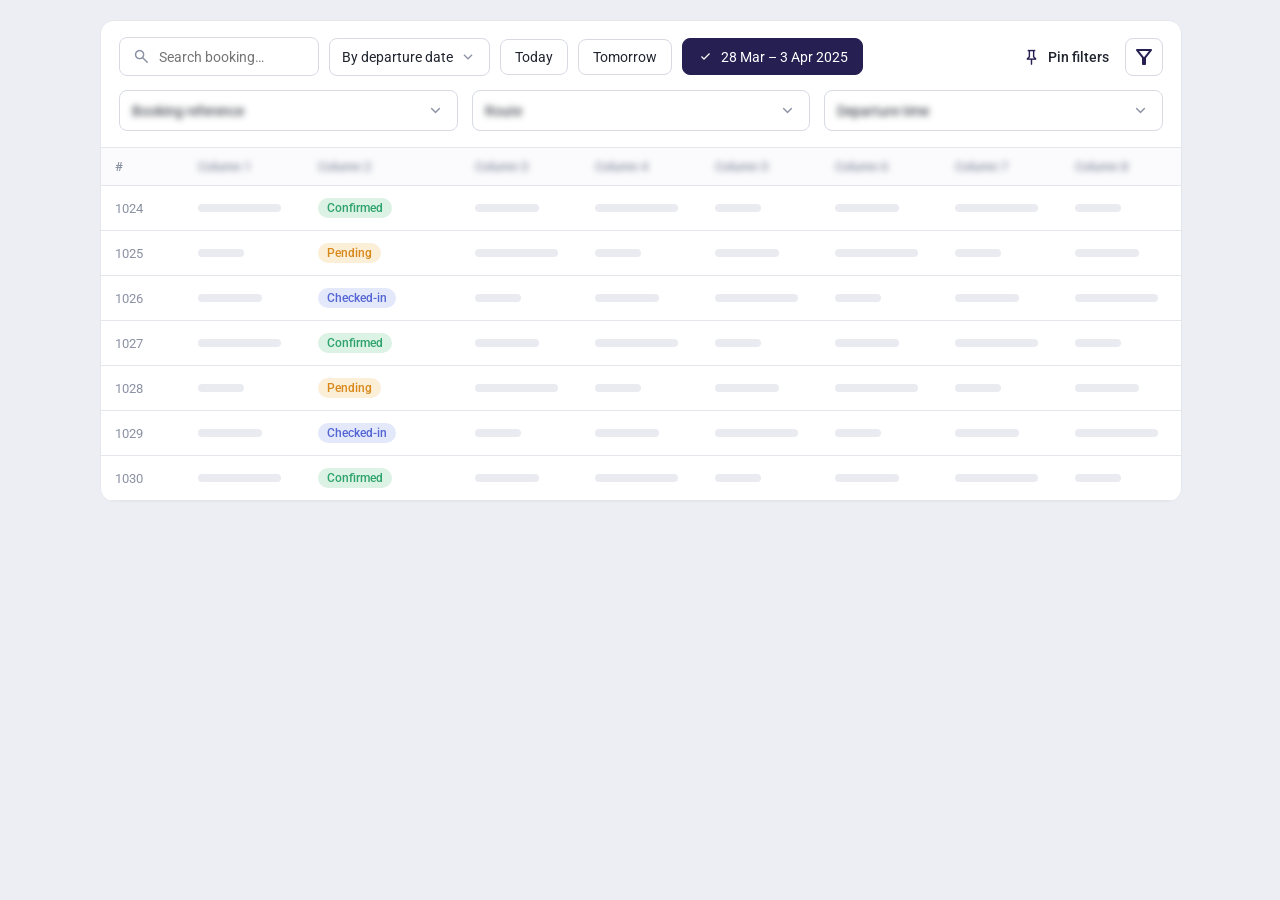
<file: prototype-filters.html>
<!DOCTYPE html>
<html lang="en">
<head>
<meta charset="UTF-8">
<meta name="viewport" content="width=device-width, initial-scale=1.0">
<title>Booking list — pin filters prototype</title>
<link rel="preconnect" href="https://fonts.googleapis.com">
<link rel="preconnect" href="https://fonts.gstatic.com" crossorigin>
<link href="https://fonts.googleapis.com/css2?family=Roboto:wght@400;500;700&display=swap" rel="stylesheet">
<link href="https://fonts.googleapis.com/css2?family=Material+Symbols+Outlined:opsz,wght,FILL,GRAD@24,400,0,0" rel="stylesheet">
<style>
/* ============================================================
   Booking-list pin-filters prototype — self-contained.
   Inspired by SeatOS, not a 1:1 copy. Filter names are blurred
   on purpose (real data withheld). Local tokens only (--bk-).
   ============================================================ */
.bk{
  --bk-bg:#F4F5F8; --bk-surface:#FFFFFF;
  --bk-text:#20242E; --bk-muted:#8A91A3;
  --bk-border:#E4E6EC; --bk-field-border:#D7DAE3;
  --bk-primary:#4A45C9; --bk-ink:#262052;
  --bk-chip:#262052; --bk-on-chip:#FFFFFF;
  --bk-hover:#F0F0F8;
  font-family:'Roboto',system-ui,sans-serif;color:var(--bk-text);
  background:var(--bk-bg);border:1px solid var(--bk-border);border-radius:14px;overflow:hidden;
  width:100%;container-type:inline-size}
.bk *{box-sizing:border-box;margin:0;padding:0}
.bk .material-symbols-outlined{font-family:'Material Symbols Outlined';font-weight:400;line-height:1;display:inline-block;vertical-align:middle}
.bk-blur{filter:blur(3.4px);user-select:none;-webkit-user-select:none;pointer-events:none}

/* toolbar */
.bk-tools{background:var(--bk-surface);padding:16px 18px;border-bottom:1px solid var(--bk-border)}
.bk-row1{display:flex;align-items:center;gap:10px;flex-wrap:wrap}
.bk-search{flex:1;min-width:200px;display:flex;align-items:center;gap:8px;background:var(--bk-surface);
  border:1px solid var(--bk-field-border);border-radius:8px;padding:9px 12px;color:var(--bk-muted)}
.bk-search .material-symbols-outlined{font-size:19px}
.bk-search input{border:0;outline:0;font-family:inherit;font-size:14px;color:var(--bk-text);background:transparent;width:100%}
.bk-seg{display:inline-flex;align-items:center;gap:6px;border:1px solid var(--bk-field-border);border-radius:8px;
  padding:9px 12px;font-size:13.5px;color:var(--bk-text);white-space:nowrap;cursor:pointer}
.bk-seg .material-symbols-outlined{font-size:18px;color:var(--bk-muted)}
.bk-chip{border:1px solid var(--bk-field-border);background:var(--bk-surface);border-radius:8px;padding:9px 14px;
  font-family:inherit;font-size:13.5px;color:var(--bk-text);cursor:pointer;white-space:nowrap}
.bk-chip:hover{background:var(--bk-hover)}
.bk-chip.active{background:var(--bk-chip);border-color:var(--bk-chip);color:var(--bk-on-chip);display:inline-flex;align-items:center;gap:7px}
.bk-chip.active .material-symbols-outlined{font-size:17px}
.bk-spacer{flex:1}
.bk-pinbtn{display:inline-flex;align-items:center;gap:7px;border:0;background:transparent;cursor:pointer;
  font-family:inherit;font-size:13.5px;font-weight:500;color:var(--bk-text);padding:8px 6px}
.bk-pinbtn .material-symbols-outlined{font-size:19px;color:var(--bk-ink)}
.bk-iconbtn{width:38px;height:38px;border:1px solid var(--bk-field-border);border-radius:8px;background:var(--bk-surface);
  display:grid;place-items:center;cursor:pointer;color:var(--bk-ink)}
.bk-iconbtn:hover{background:var(--bk-hover)}
.bk-iconbtn.on{background:var(--bk-chip);border-color:var(--bk-chip);color:#fff}

/* pinned filters row */
.bk-pinned{display:flex;gap:14px;flex-wrap:wrap;margin-top:14px}
.bk-pinned:empty{display:none}
.bk-field{flex:1 1 220px;min-width:180px;display:flex;align-items:center;justify-content:space-between;gap:8px;
  border:1px solid var(--bk-field-border);border-radius:8px;padding:10px 12px;background:var(--bk-surface);font-size:14px}
.bk-field .lbl{color:var(--bk-text)}
.bk-field .material-symbols-outlined{font-size:19px;color:var(--bk-muted)}

/* full filters panel */
.bk-panel{display:none;margin-top:14px;border-top:1px dashed var(--bk-border);padding-top:16px}
.bk-panel.open{display:block}
.bk-grid{display:grid;grid-template-columns:repeat(3,1fr);gap:12px}
.bk-fitem{display:flex;align-items:center;justify-content:space-between;gap:8px;
  border:1px solid var(--bk-field-border);border-radius:8px;padding:10px 10px 10px 12px;background:var(--bk-surface);font-size:14px}
.bk-fitem .left{display:flex;align-items:center;gap:8px;min-width:0}
.bk-fitem .chev{font-size:19px;color:var(--bk-muted)}
.bk-pin{flex:0 0 auto;width:30px;height:30px;border-radius:7px;border:1px solid transparent;background:transparent;
  display:grid;place-items:center;cursor:pointer;color:var(--bk-muted)}
.bk-pin:hover{background:var(--bk-hover);color:var(--bk-ink)}
.bk-pin .material-symbols-outlined{font-size:18px}
.bk-fitem.pinned .bk-pin{color:var(--bk-primary)}
.bk-fitem.pinned{border-color:var(--bk-primary);box-shadow:inset 0 0 0 1px var(--bk-primary)}
.bk-panel-foot{display:flex;align-items:center;justify-content:space-between;margin-top:14px}
.bk-hint{font-size:12.5px;color:var(--bk-muted)}
.bk-hint b{color:var(--bk-primary)}
.bk-clear{border:1px solid var(--bk-field-border);background:var(--bk-surface);border-radius:8px;padding:9px 16px;
  font-family:inherit;font-size:13.5px;cursor:pointer;color:var(--bk-text)}
.bk-clear:hover{background:var(--bk-hover)}

/* table */
.bk-tablewrap{overflow-x:auto}
.bk-table{width:100%;min-width:760px;border-collapse:collapse;font-size:13px;background:var(--bk-surface)}
.bk-table th{text-align:left;padding:11px 14px;color:var(--bk-muted);font-weight:500;border-bottom:1px solid var(--bk-border);white-space:nowrap;background:#FBFBFD}
.bk-table td{padding:12px 14px;border-bottom:1px solid var(--bk-border)}
.bk-cell{height:8px;border-radius:4px;background:#E9EBF1}
.bk-cell.w1{width:70%}.bk-cell.w2{width:90%}.bk-cell.w3{width:50%}
.bk-badge{display:inline-block;font-size:11.5px;font-weight:500;padding:3px 9px;border-radius:999px}
.bk-badge.ok{background:#DCF2E5;color:#2FA36C}.bk-badge.warn{background:#FBEFD7;color:#D9881C}.bk-badge.info{background:#E3E9FB;color:#5566D4}

@container (max-width:720px){
  .bk-grid{grid-template-columns:1fr 1fr}
  .bk-spacer{display:none}
}
@container (max-width:520px){ .bk-grid{grid-template-columns:1fr} }
</style>
</head>
<body style="margin:0;padding:20px;background:#eceef3">
<div style="max-width:1080px;margin:0 auto">
  <div class="bk">
    <div class="bk-tools">
      <div class="bk-row1">
        <div class="bk-search"><span class="material-symbols-outlined">search</span><input placeholder="Search booking…"></div>
        <span class="bk-seg">By departure date<span class="material-symbols-outlined">expand_more</span></span>
        <button class="bk-chip">Today</button>
        <button class="bk-chip">Tomorrow</button>
        <button class="bk-chip active"><span class="material-symbols-outlined">check</span>28 Mar – 3 Apr 2025</button>
        <span class="bk-spacer"></span>
        <button class="bk-pinbtn" id="bkPinBtn"><span class="material-symbols-outlined">push_pin</span>Pin filters</button>
        <button class="bk-iconbtn" id="bkFunnel" aria-label="Toggle filters"><span class="material-symbols-outlined">filter_alt</span></button>
      </div>

      <!-- pinned filters (max 3) -->
      <div class="bk-pinned" id="bkPinned"></div>

      <!-- all filters panel -->
      <div class="bk-panel" id="bkPanel">
        <div class="bk-grid" id="bkGrid"></div>
        <div class="bk-panel-foot">
          <span class="bk-hint" id="bkHint">Pin up to <b>3</b> filters you use most — they stay on the bar.</span>
          <button class="bk-clear" id="bkClear">Clear all</button>
        </div>
      </div>
    </div>

    <div class="bk-tablewrap">
      <table class="bk-table">
        <thead><tr id="bkHead"></tr></thead>
        <tbody id="bkBody"></tbody>
      </table>
    </div>
  </div>
</div>

<script>
(function(){
  var FILTERS = 14;            // number of filters (names blurred)
  var MAX = 3;
  var pinned = [0,3,6];        // default pinned indices
  var grid=document.getElementById('bkGrid');
  var pinnedRow=document.getElementById('bkPinned');
  var panel=document.getElementById('bkPanel');
  var hint=document.getElementById('bkHint');

  // dummy labels (blurred so unreadable) — varied widths
  var words=['Booking reference','Status','Check status','Route','Vehicle type','Departure point',
             'Departure time','Arrival point','Account user','Payment state','Pay on site',
             'Settle with agent','Sales channel','Trip group'];

  function fieldChip(i){
    return '<div class="bk-field"><span class="lbl bk-blur">'+words[i]+'</span>'+
           '<span class="material-symbols-outlined">expand_more</span></div>';
  }
  function renderPinned(){
    pinnedRow.innerHTML = pinned.map(fieldChip).join('');
  }
  function renderGrid(){
    var html='';
    for(var i=0;i<FILTERS;i++){
      var on = pinned.indexOf(i)>-1;
      html+='<div class="bk-fitem'+(on?' pinned':'')+'" data-i="'+i+'">'+
              '<span class="left"><span class="lbl bk-blur">'+words[i]+'</span></span>'+
              '<span class="left"><span class="material-symbols-outlined chev">expand_more</span>'+
              '<button class="bk-pin" data-pin="'+i+'" title="'+(on?'Unpin':'Pin')+'">'+
                '<span class="material-symbols-outlined">'+(on?'push_pin':'push_pin')+'</span></button></span>'+
            '</div>';
    }
    grid.innerHTML=html;
  }
  function flashHint(msg){ hint.innerHTML=msg; hint.style.color='#C9544F'; setTimeout(function(){
    hint.innerHTML='Pin up to <b>3</b> filters you use most — they stay on the bar.'; hint.style.color=''; },1600); }

  grid.addEventListener('click',function(e){
    var b=e.target.closest('[data-pin]'); if(!b) return;
    var i=+b.getAttribute('data-pin');
    var idx=pinned.indexOf(i);
    if(idx>-1){ pinned.splice(idx,1); }
    else if(pinned.length>=MAX){ flashHint('You can pin up to <b>3</b> filters. Unpin one first.'); return; }
    else { pinned.push(i); }
    renderPinned(); renderGrid();
  });

  function togglePanel(){ panel.classList.toggle('open');
    document.getElementById('bkFunnel').classList.toggle('on', panel.classList.contains('open')); }
  document.getElementById('bkPinBtn').addEventListener('click',togglePanel);
  document.getElementById('bkFunnel').addEventListener('click',togglePanel);
  document.getElementById('bkClear').addEventListener('click',function(){ pinned=[]; renderPinned(); renderGrid(); });

  // table (generic, no real data)
  var COLS=9, ROWS=7;
  var head='<th>#</th>'; for(var c=1;c<COLS;c++) head+='<th><span class="bk-blur">Column '+c+'</span></th>';
  document.getElementById('bkHead').innerHTML=head;
  var badges=['<span class="bk-badge ok">Confirmed</span>','<span class="bk-badge warn">Pending</span>','<span class="bk-badge info">Checked-in</span>'];
  var body='';
  for(var r=0;r<ROWS;r++){
    body+='<tr><td style="color:var(--bk-muted)">'+(1024+r)+'</td>';
    for(var c=1;c<COLS;c++){
      if(c===2){ body+='<td>'+badges[r%3]+'</td>'; }
      else { var w=['w1','w2','w3'][(r+c)%3]; body+='<td><div class="bk-cell '+w+'"></div></td>'; }
    }
    body+='</tr>';
  }
  document.getElementById('bkBody').innerHTML=body;

  renderPinned(); renderGrid();
})();
</script>
</body>
</html>
</file>
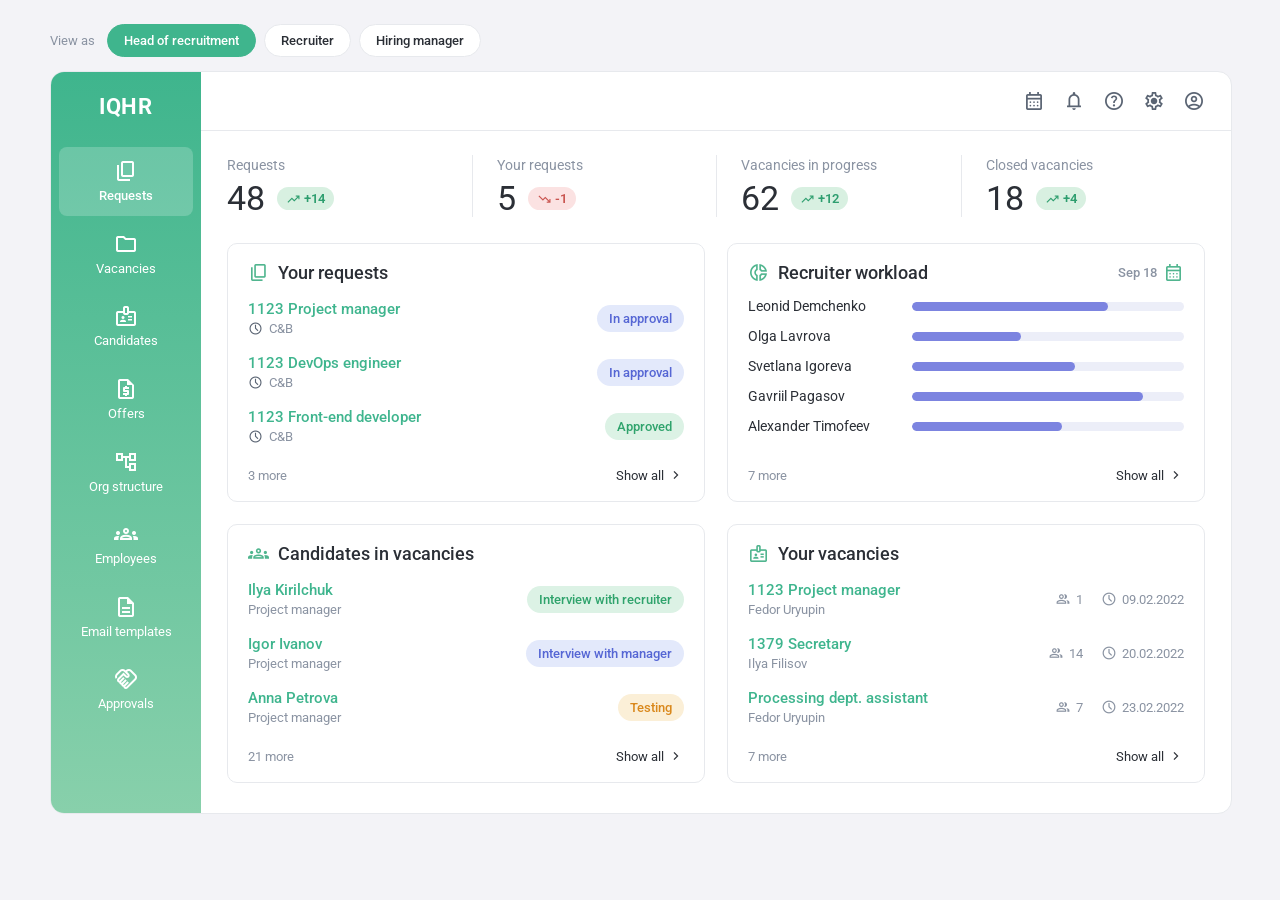
<file: prototype-iqhr.html>
<!DOCTYPE html>
<html lang="en">
<head>
<meta charset="UTF-8">
<meta name="viewport" content="width=device-width, initial-scale=1.0">
<title>IQHR prototype — role views</title>
<link rel="preconnect" href="https://fonts.googleapis.com">
<link rel="preconnect" href="https://fonts.gstatic.com" crossorigin>
<link href="https://fonts.googleapis.com/css2?family=Roboto:wght@400;500;700&display=swap" rel="stylesheet">
<link href="https://fonts.googleapis.com/css2?family=Material+Symbols+Outlined:opsz,wght,FILL,GRAD@24,400,0,0" rel="stylesheet">
<style>
/* ============================================================
   IQHR prototype — self-contained components + colour table.
   Colours sampled from the Figma prototype. Local tokens only.
   ============================================================ */
.iqhr{
  --iq-green-1:#3FB58D;        /* sidebar gradient top    */
  --iq-green-2:#88D0AB;        /* sidebar gradient bottom */
  --iq-on-green:#FFFFFF;
  --iq-nav-active:rgba(255,255,255,.20);
  --iq-surface:#FFFFFF;
  --iq-text:#2B2F36;
  --iq-muted:#8A93A2;
  --iq-icon:#5A6473;
  --iq-border:#E7E9ED;
  --iq-title-icon:#4FB58E;
  --iq-link:#3FB58E;           /* clickable list titles    */
  --iq-clock:#5A6473;
  --iq-illus:#BCE2CE;
  /* badges */
  --iq-blue-bg:#E3E9FB;  --iq-blue-tx:#5566D4;
  --iq-green-bg:#DCF2E5; --iq-green-tx:#2FA36C;
  --iq-amber-bg:#FBEFD7; --iq-amber-tx:#D9881C;
  /* trends */
  --iq-up-bg:#D8F0E1;  --iq-up-tx:#2E9E6F;
  --iq-down-bg:#FBE2E2;--iq-down-tx:#C9544F;
  /* chart */
  --iq-bar:#7C84E0; --iq-bar-track:#ECEEF8;
  --iq-radius:10px;

  font-family:'Roboto',system-ui,sans-serif;
  color:var(--iq-text);background:var(--iq-surface);
  border:1px solid var(--iq-border);border-radius:14px;overflow:hidden;
  display:grid;grid-template-columns:150px 1fr;width:100%;container-type:inline-size;
}
.iqhr *{box-sizing:border-box;margin:0;padding:0}
.iqhr .material-symbols-outlined{font-family:'Material Symbols Outlined';font-weight:400;font-style:normal;line-height:1;display:inline-block}

/* sidebar */
.iqhr-side{background:linear-gradient(180deg,var(--iq-green-1),var(--iq-green-2));color:var(--iq-on-green);
  padding:22px 8px 28px;display:flex;flex-direction:column;gap:6px}
.iqhr-logo{font-weight:700;font-size:22px;letter-spacing:.04em;text-align:center;margin-bottom:22px}
.iqhr-nav{display:flex;flex-direction:column;gap:4px}
.iqhr-nav a{display:flex;flex-direction:column;align-items:center;gap:5px;text-align:center;color:var(--iq-on-green);
  text-decoration:none;font-size:12.5px;line-height:1.25;padding:12px 4px;border-radius:8px;transition:background .15s}
.iqhr-nav a .material-symbols-outlined{font-size:24px}
.iqhr-nav a:hover{background:rgba(255,255,255,.12)}
.iqhr-nav a.active{background:var(--iq-nav-active);font-weight:500}

/* main */
.iqhr-main{display:flex;flex-direction:column;min-width:0}
.iqhr-top{display:flex;justify-content:flex-end;align-items:center;gap:18px;padding:18px 26px;border-bottom:1px solid var(--iq-border)}
.iqhr-top .material-symbols-outlined{font-size:22px;color:var(--iq-icon);cursor:pointer}
.iqhr-body{padding:24px 26px 30px}
.iqhr-body[hidden]{display:none}

/* stats */
.iqhr-stats{display:grid;grid-template-columns:repeat(4,1fr);margin-bottom:26px}
.iqhr-stat{padding:2px 24px;border-left:1px solid var(--iq-border)}
.iqhr-stat:first-child{border-left:0;padding-left:0}
.iqhr-stat .lbl{font-size:14px;color:var(--iq-muted);margin-bottom:8px}
.iqhr-stat .numrow{display:flex;align-items:center}
.iqhr-stat .num{font-size:34px;font-weight:400;color:var(--iq-text);line-height:1}
.trend{display:inline-flex;align-items:center;gap:3px;font-size:13px;font-weight:600;padding:4px 9px;border-radius:999px;margin-left:12px}
.trend .material-symbols-outlined{font-size:15px}
.trend.up{background:var(--iq-up-bg);color:var(--iq-up-tx)}
.trend.down{background:var(--iq-down-bg);color:var(--iq-down-tx)}

/* cards */
.iqhr-grid{display:grid;grid-template-columns:1fr 1fr;gap:22px}
.iqhr-card{border:1px solid var(--iq-border);border-radius:var(--iq-radius);padding:18px 20px 18px;display:flex;flex-direction:column}
.iqhr-card h3{display:flex;align-items:center;gap:9px;font-size:18px;font-weight:500;color:var(--iq-text);margin-bottom:8px}
.iqhr-card h3 .material-symbols-outlined{font-size:21px;color:var(--iq-title-icon)}
.card-head-extra{margin-left:auto;display:inline-flex;align-items:center;gap:6px;font-size:13px;color:var(--iq-muted)}
.card-head-extra .material-symbols-outlined{font-size:18px;color:var(--iq-icon)}

/* list rows */
.iqhr-row{display:flex;align-items:center;justify-content:space-between;gap:12px;padding:9px 0}
.iqhr-row .lead .title{font-size:15px;color:var(--iq-link);font-weight:500;cursor:pointer}
.iqhr-row .lead .sub{display:flex;align-items:center;gap:6px;font-size:13px;color:var(--iq-muted);margin-top:3px}
.iqhr-row .lead .sub .material-symbols-outlined{font-size:15px;color:var(--iq-clock)}
.badge{font-size:12.5px;font-weight:500;padding:6px 12px;border-radius:999px;white-space:nowrap}
.badge.blue{background:var(--iq-blue-bg);color:var(--iq-blue-tx)}
.badge.green{background:var(--iq-green-bg);color:var(--iq-green-tx)}
.badge.amber{background:var(--iq-amber-bg);color:var(--iq-amber-tx)}
.iqhr-meta{display:flex;align-items:center;gap:18px;color:var(--iq-muted);font-size:13px}
.iqhr-meta span{display:inline-flex;align-items:center;gap:5px}
.iqhr-meta .material-symbols-outlined{font-size:16px}

/* workload chart */
.work-row{display:grid;grid-template-columns:150px 1fr;align-items:center;gap:14px;padding:7px 0}
.work-row .nm{font-size:14px;color:var(--iq-text)}
.work-bar{height:9px;border-radius:999px;background:var(--iq-bar-track);overflow:hidden}
.work-bar i{display:block;height:100%;background:var(--iq-bar);border-radius:999px}

/* footer */
.card-foot{display:flex;align-items:center;justify-content:space-between;margin-top:auto;padding-top:14px;font-size:13px;color:var(--iq-muted)}
.card-foot .all{display:inline-flex;align-items:center;gap:4px;color:var(--iq-text);cursor:pointer}
.card-foot .all .material-symbols-outlined{font-size:16px}

/* role switcher (prototype chrome) */
.iqhr-roles{display:flex;align-items:center;gap:8px;flex-wrap:wrap;margin-bottom:14px;font-family:'Roboto',sans-serif}
.iqhr-roles .ttl{font-size:13px;color:#8A93A2;margin-right:4px}
.iqhr-role{font-family:inherit;font-size:13px;font-weight:500;cursor:pointer;border-radius:999px;padding:8px 16px;
  border:1px solid #E7E9ED;background:#fff;color:#2B2F36;transition:.15s}
.iqhr-role:hover{border-color:#3FB58D}
.iqhr-role.active{background:#3FB58D;border-color:#3FB58D;color:#fff}

@container (max-width:760px){
  .iqhr{grid-template-columns:1fr}
  .iqhr-side{flex-direction:row;flex-wrap:wrap;justify-content:center;gap:2px}
  .iqhr-logo{width:100%;margin-bottom:10px}
  .iqhr-nav{flex-direction:row;flex-wrap:wrap;justify-content:center}
  .iqhr-nav a{width:84px}
  .iqhr-stats{grid-template-columns:repeat(2,1fr);gap:18px 0}
  .iqhr-stat:nth-child(3){border-left:0;padding-left:0}
  .iqhr-grid{grid-template-columns:1fr}
  .work-row{grid-template-columns:120px 1fr}
}
</style>
</head>
<body style="margin:0;padding:24px;background:#f3f3f7">
<div style="max-width:1180px;margin:0 auto">

  <div class="iqhr-roles" id="roleSwitch">
    <span class="ttl">View as</span>
    <button class="iqhr-role active" data-role="head">Head of recruitment</button>
    <button class="iqhr-role" data-role="recruiter">Recruiter</button>
    <button class="iqhr-role" data-role="hiring">Hiring manager</button>
  </div>

  <div class="iqhr">
    <!-- Sidebar -->
    <aside class="iqhr-side">
      <div class="iqhr-logo">IQHR</div>
      <nav class="iqhr-nav">
        <a href="#" class="active"><span class="material-symbols-outlined">content_copy</span>Requests</a>
        <a href="#"><span class="material-symbols-outlined">folder</span>Vacancies</a>
        <a href="#"><span class="material-symbols-outlined">badge</span>Candidates</a>
        <a href="#"><span class="material-symbols-outlined">request_quote</span>Offers</a>
        <a href="#"><span class="material-symbols-outlined">account_tree</span>Org structure</a>
        <a href="#"><span class="material-symbols-outlined">groups</span>Employees</a>
        <a href="#"><span class="material-symbols-outlined">description</span>Email templates</a>
        <a href="#"><span class="material-symbols-outlined">handshake</span>Approvals</a>
      </nav>
    </aside>

    <!-- Main -->
    <div class="iqhr-main">
      <header class="iqhr-top">
        <span class="material-symbols-outlined">calendar_month</span>
        <span class="material-symbols-outlined">notifications</span>
        <span class="material-symbols-outlined">help</span>
        <span class="material-symbols-outlined">settings</span>
        <span class="material-symbols-outlined">account_circle</span>
      </header>

      <!-- ===================== HEAD OF RECRUITMENT ===================== -->
      <div class="iqhr-body" data-view="head">
        <div class="iqhr-stats">
          <div class="iqhr-stat"><div class="lbl">Requests</div><div class="numrow"><span class="num">48</span><span class="trend up"><span class="material-symbols-outlined">trending_up</span>+14</span></div></div>
          <div class="iqhr-stat"><div class="lbl">Your requests</div><div class="numrow"><span class="num">5</span><span class="trend down"><span class="material-symbols-outlined">trending_down</span>-1</span></div></div>
          <div class="iqhr-stat"><div class="lbl">Vacancies in progress</div><div class="numrow"><span class="num">62</span><span class="trend up"><span class="material-symbols-outlined">trending_up</span>+12</span></div></div>
          <div class="iqhr-stat"><div class="lbl">Closed vacancies</div><div class="numrow"><span class="num">18</span><span class="trend up"><span class="material-symbols-outlined">trending_up</span>+4</span></div></div>
        </div>
        <div class="iqhr-grid">
          <div class="iqhr-card">
            <h3><span class="material-symbols-outlined">content_copy</span>Your requests</h3>
            <div class="iqhr-row"><div class="lead"><div class="title">1123 Project manager</div><div class="sub"><span class="material-symbols-outlined">schedule</span>C&amp;B</div></div><span class="badge blue">In approval</span></div>
            <div class="iqhr-row"><div class="lead"><div class="title">1123 DevOps engineer</div><div class="sub"><span class="material-symbols-outlined">schedule</span>C&amp;B</div></div><span class="badge blue">In approval</span></div>
            <div class="iqhr-row"><div class="lead"><div class="title">1123 Front-end developer</div><div class="sub"><span class="material-symbols-outlined">schedule</span>C&amp;B</div></div><span class="badge green">Approved</span></div>
            <div class="card-foot"><span>3 more</span><span class="all">Show all<span class="material-symbols-outlined">chevron_right</span></span></div>
          </div>
          <div class="iqhr-card">
            <h3><span class="material-symbols-outlined">donut_small</span>Recruiter workload<span class="card-head-extra">Sep 18<span class="material-symbols-outlined">calendar_month</span></span></h3>
            <div class="work-row"><span class="nm">Leonid Demchenko</span><span class="work-bar"><i style="width:72%"></i></span></div>
            <div class="work-row"><span class="nm">Olga Lavrova</span><span class="work-bar"><i style="width:40%"></i></span></div>
            <div class="work-row"><span class="nm">Svetlana Igoreva</span><span class="work-bar"><i style="width:60%"></i></span></div>
            <div class="work-row"><span class="nm">Gavriil Pagasov</span><span class="work-bar"><i style="width:85%"></i></span></div>
            <div class="work-row"><span class="nm">Alexander Timofeev</span><span class="work-bar"><i style="width:55%"></i></span></div>
            <div class="card-foot"><span>7 more</span><span class="all">Show all<span class="material-symbols-outlined">chevron_right</span></span></div>
          </div>
          <div class="iqhr-card">
            <h3><span class="material-symbols-outlined">groups</span>Candidates in vacancies</h3>
            <div class="iqhr-row"><div class="lead"><div class="title">Ilya Kirilchuk</div><div class="sub">Project manager</div></div><span class="badge green">Interview with recruiter</span></div>
            <div class="iqhr-row"><div class="lead"><div class="title">Igor Ivanov</div><div class="sub">Project manager</div></div><span class="badge blue">Interview with manager</span></div>
            <div class="iqhr-row"><div class="lead"><div class="title">Anna Petrova</div><div class="sub">Project manager</div></div><span class="badge amber">Testing</span></div>
            <div class="card-foot"><span>21 more</span><span class="all">Show all<span class="material-symbols-outlined">chevron_right</span></span></div>
          </div>
          <div class="iqhr-card">
            <h3><span class="material-symbols-outlined">badge</span>Your vacancies</h3>
            <div class="iqhr-row"><div class="lead"><div class="title">1123 Project manager</div><div class="sub">Fedor Uryupin</div></div><div class="iqhr-meta"><span><span class="material-symbols-outlined">group</span>1</span><span><span class="material-symbols-outlined">schedule</span>09.02.2022</span></div></div>
            <div class="iqhr-row"><div class="lead"><div class="title">1379 Secretary</div><div class="sub">Ilya Filisov</div></div><div class="iqhr-meta"><span><span class="material-symbols-outlined">group</span>14</span><span><span class="material-symbols-outlined">schedule</span>20.02.2022</span></div></div>
            <div class="iqhr-row"><div class="lead"><div class="title">Processing dept. assistant</div><div class="sub">Fedor Uryupin</div></div><div class="iqhr-meta"><span><span class="material-symbols-outlined">group</span>7</span><span><span class="material-symbols-outlined">schedule</span>23.02.2022</span></div></div>
            <div class="card-foot"><span>7 more</span><span class="all">Show all<span class="material-symbols-outlined">chevron_right</span></span></div>
          </div>
        </div>
      </div>

      <!-- ===================== RECRUITER ===================== -->
      <div class="iqhr-body" data-view="recruiter" hidden>
        <div class="iqhr-stats">
          <div class="iqhr-stat"><div class="lbl">Your requests</div><div class="numrow"><span class="num">5</span><span class="trend up"><span class="material-symbols-outlined">trending_up</span>+2</span></div></div>
          <div class="iqhr-stat"><div class="lbl">Your vacancies</div><div class="numrow"><span class="num">8</span><span class="trend up"><span class="material-symbols-outlined">trending_up</span>+1</span></div></div>
          <div class="iqhr-stat"><div class="lbl">Candidates in vacancies</div><div class="numrow"><span class="num">24</span><span class="trend up"><span class="material-symbols-outlined">trending_up</span>+6</span></div></div>
          <div class="iqhr-stat"><div class="lbl">Your offers</div><div class="numrow"><span class="num">3</span></div></div>
        </div>
        <div class="iqhr-grid">
          <div class="iqhr-card">
            <h3><span class="material-symbols-outlined">content_copy</span>Your requests</h3>
            <div class="iqhr-row"><div class="lead"><div class="title">1142 QA engineer</div><div class="sub"><span class="material-symbols-outlined">schedule</span>C&amp;B</div></div><span class="badge blue">In approval</span></div>
            <div class="iqhr-row"><div class="lead"><div class="title">1143 Sales manager</div><div class="sub"><span class="material-symbols-outlined">schedule</span>C&amp;B</div></div><span class="badge green">Approved</span></div>
            <div class="iqhr-row"><div class="lead"><div class="title">1150 UX designer</div><div class="sub"><span class="material-symbols-outlined">schedule</span>C&amp;B</div></div><span class="badge blue">In approval</span></div>
            <div class="card-foot"><span>2 more</span><span class="all">Show all<span class="material-symbols-outlined">chevron_right</span></span></div>
          </div>
          <div class="iqhr-card">
            <h3><span class="material-symbols-outlined">badge</span>Your vacancies</h3>
            <div class="iqhr-row"><div class="lead"><div class="title">1142 QA engineer</div><div class="sub">Fedor Uryupin</div></div><div class="iqhr-meta"><span><span class="material-symbols-outlined">group</span>6</span><span><span class="material-symbols-outlined">schedule</span>12.03.2022</span></div></div>
            <div class="iqhr-row"><div class="lead"><div class="title">1150 UX designer</div><div class="sub">Olga Lavrova</div></div><div class="iqhr-meta"><span><span class="material-symbols-outlined">group</span>9</span><span><span class="material-symbols-outlined">schedule</span>15.03.2022</span></div></div>
            <div class="iqhr-row"><div class="lead"><div class="title">1161 Support specialist</div><div class="sub">Ilya Filisov</div></div><div class="iqhr-meta"><span><span class="material-symbols-outlined">group</span>4</span><span><span class="material-symbols-outlined">schedule</span>18.03.2022</span></div></div>
            <div class="card-foot"><span>5 more</span><span class="all">Show all<span class="material-symbols-outlined">chevron_right</span></span></div>
          </div>
          <div class="iqhr-card">
            <h3><span class="material-symbols-outlined">groups</span>Candidates in vacancies</h3>
            <div class="iqhr-row"><div class="lead"><div class="title">Maria Sokolova</div><div class="sub">UX designer</div></div><span class="badge green">Interview with recruiter</span></div>
            <div class="iqhr-row"><div class="lead"><div class="title">Dmitry Orlov</div><div class="sub">QA engineer</div></div><span class="badge blue">Interview with manager</span></div>
            <div class="iqhr-row"><div class="lead"><div class="title">Pavel Egorov</div><div class="sub">Support specialist</div></div><span class="badge amber">Testing</span></div>
            <div class="card-foot"><span>21 more</span><span class="all">Show all<span class="material-symbols-outlined">chevron_right</span></span></div>
          </div>
          <div class="iqhr-card">
            <h3><span class="material-symbols-outlined">assignment_turned_in</span>Your offers</h3>
            <div class="iqhr-row"><div class="lead"><div class="title">Maria Sokolova</div><div class="sub">UX designer</div></div><span class="badge blue">Awaiting approval</span></div>
            <div class="iqhr-row"><div class="lead"><div class="title">Dmitry Orlov</div><div class="sub">QA engineer</div></div><span class="badge green">Approved</span></div>
            <div class="iqhr-row"><div class="lead"><div class="title">Nina Belova</div><div class="sub">Sales manager</div></div><span class="badge amber">Sent</span></div>
            <div class="card-foot"><span>1 more</span><span class="all">Show all<span class="material-symbols-outlined">chevron_right</span></span></div>
          </div>
        </div>
      </div>

      <!-- ===================== HIRING MANAGER ===================== -->
      <div class="iqhr-body" data-view="hiring" hidden>
        <div class="iqhr-stats">
          <div class="iqhr-stat"><div class="lbl">Your requests</div><div class="numrow"><span class="num">3</span><span class="trend up"><span class="material-symbols-outlined">trending_up</span>+1</span></div></div>
          <div class="iqhr-stat"><div class="lbl">Your vacancies</div><div class="numrow"><span class="num">4</span></div></div>
          <div class="iqhr-stat"><div class="lbl">Candidates in vacancies</div><div class="numrow"><span class="num">12</span><span class="trend up"><span class="material-symbols-outlined">trending_up</span>+3</span></div></div>
          <div class="iqhr-stat"><div class="lbl">Your offers</div><div class="numrow"><span class="num">2</span><span class="trend up"><span class="material-symbols-outlined">trending_up</span>+1</span></div></div>
        </div>
        <div class="iqhr-grid">
          <div class="iqhr-card">
            <h3><span class="material-symbols-outlined">content_copy</span>Your requests</h3>
            <div class="iqhr-row"><div class="lead"><div class="title">1207 Team lead</div><div class="sub"><span class="material-symbols-outlined">schedule</span>C&amp;B</div></div><span class="badge blue">In approval</span></div>
            <div class="iqhr-row"><div class="lead"><div class="title">1208 Backend engineer</div><div class="sub"><span class="material-symbols-outlined">schedule</span>C&amp;B</div></div><span class="badge green">Approved</span></div>
            <div class="card-foot"><span>1 more</span><span class="all">Show all<span class="material-symbols-outlined">chevron_right</span></span></div>
          </div>
          <div class="iqhr-card">
            <h3><span class="material-symbols-outlined">badge</span>Your vacancies</h3>
            <div class="iqhr-row"><div class="lead"><div class="title">1207 Team lead</div><div class="sub">Fedor Uryupin</div></div><div class="iqhr-meta"><span><span class="material-symbols-outlined">group</span>5</span><span><span class="material-symbols-outlined">schedule</span>05.04.2022</span></div></div>
            <div class="iqhr-row"><div class="lead"><div class="title">1208 Backend engineer</div><div class="sub">Olga Lavrova</div></div><div class="iqhr-meta"><span><span class="material-symbols-outlined">group</span>11</span><span><span class="material-symbols-outlined">schedule</span>09.04.2022</span></div></div>
            <div class="card-foot"><span>2 more</span><span class="all">Show all<span class="material-symbols-outlined">chevron_right</span></span></div>
          </div>
          <div class="iqhr-card">
            <h3><span class="material-symbols-outlined">groups</span>Candidates in vacancies</h3>
            <div class="iqhr-row"><div class="lead"><div class="title">Sergey Volkov</div><div class="sub">Backend engineer</div></div><span class="badge blue">Interview with manager</span></div>
            <div class="iqhr-row"><div class="lead"><div class="title">Elena Morozova</div><div class="sub">Team lead</div></div><span class="badge green">Final interview</span></div>
            <div class="iqhr-row"><div class="lead"><div class="title">Artem Kuznetsov</div><div class="sub">Backend engineer</div></div><span class="badge amber">Testing</span></div>
            <div class="card-foot"><span>9 more</span><span class="all">Show all<span class="material-symbols-outlined">chevron_right</span></span></div>
          </div>
          <div class="iqhr-card">
            <h3><span class="material-symbols-outlined">assignment_turned_in</span>Your offers</h3>
            <div class="iqhr-row"><div class="lead"><div class="title">Elena Morozova</div><div class="sub">Team lead</div></div><span class="badge blue">Awaiting approval</span></div>
            <div class="iqhr-row"><div class="lead"><div class="title">Sergey Volkov</div><div class="sub">Backend engineer</div></div><span class="badge green">Approved</span></div>
            <div class="card-foot"><span>&nbsp;</span><span class="all">Show all<span class="material-symbols-outlined">chevron_right</span></span></div>
          </div>
        </div>
      </div>

    </div>
  </div>

</div>

<script>
(function(){
  var sw=document.getElementById('roleSwitch');
  var views=document.querySelectorAll('.iqhr-body');
  sw.addEventListener('click',function(e){
    var b=e.target.closest('.iqhr-role'); if(!b) return;
    sw.querySelectorAll('.iqhr-role').forEach(function(x){ x.classList.toggle('active',x===b); });
    views.forEach(function(v){ v.hidden = (v.getAttribute('data-view')!==b.dataset.role); });
  });
})();
</script>
</body>
</html>
</file>
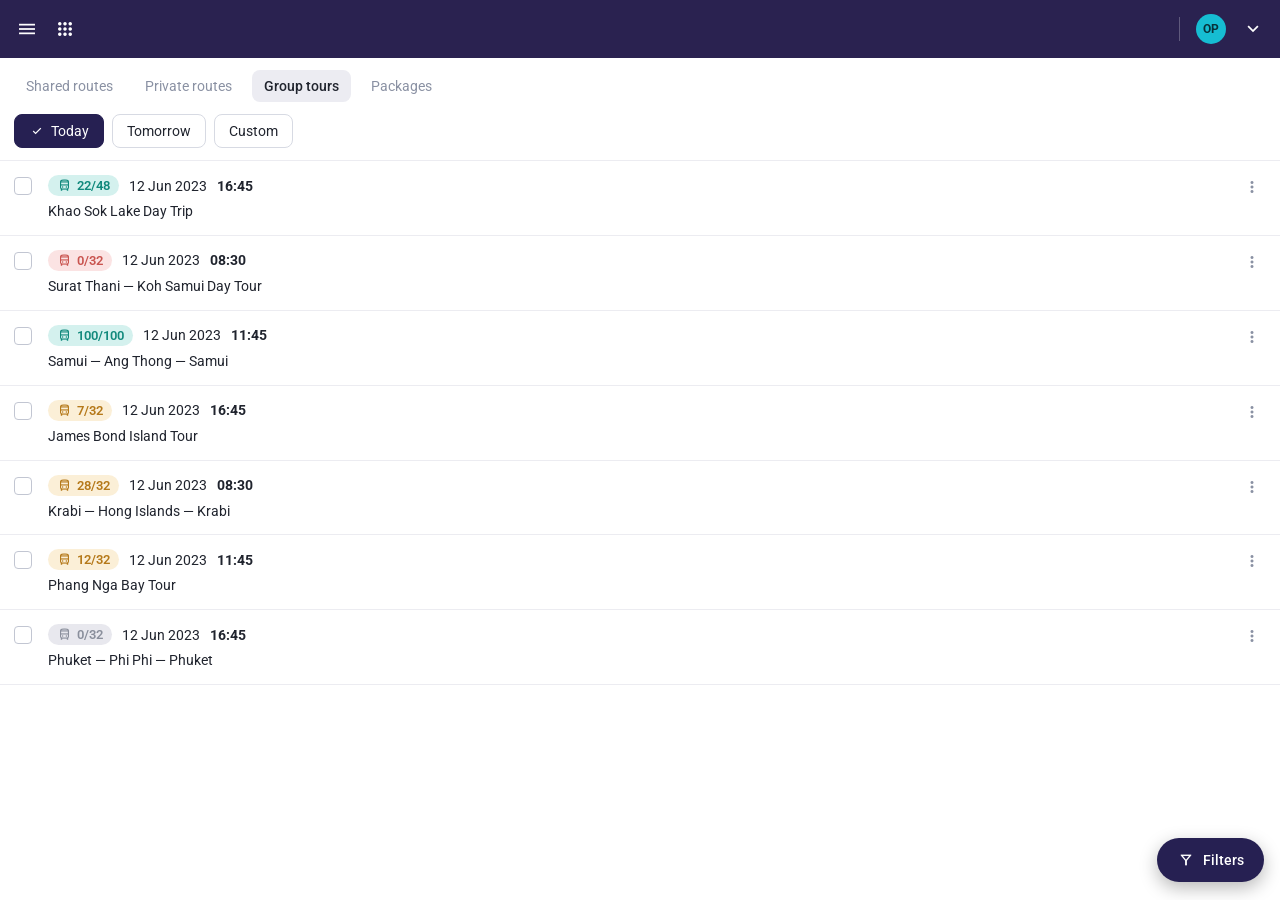
<file: prototype-trips.html>
<!DOCTYPE html>
<html lang="en">
<head>
<meta charset="UTF-8">
<meta name="viewport" content="width=device-width, initial-scale=1.0">
<title>Trip list — mobile prototype</title>
<link rel="preconnect" href="https://fonts.googleapis.com">
<link rel="preconnect" href="https://fonts.gstatic.com" crossorigin>
<link href="https://fonts.googleapis.com/css2?family=Roboto:wght@400;500;700&display=swap" rel="stylesheet">
<link href="https://fonts.googleapis.com/css2?family=Material+Symbols+Outlined:opsz,wght,FILL,GRAD@24,400,0,0" rel="stylesheet">
<style>
/* Trip list — mobile prototype (fake data). Inspired by SeatOS, self-contained. */
html,body{height:100%}
.tl{
  --tl-surface:#FFFFFF; --tl-appbar:#2A2250; --tl-navy:#262052;
  --tl-text:#20242E; --tl-muted:#8A91A3; --tl-border:#ECECF1; --tl-accent:#16BDD2;
  --tl-row-sel:#F1F1F7;
  position:relative;width:100%;height:100%;min-height:0;overflow:hidden;
  background:var(--tl-surface);font-family:'Roboto',system-ui,sans-serif;color:var(--tl-text);
  display:flex;flex-direction:column}
.tl *{box-sizing:border-box;margin:0;padding:0}
.tl .material-symbols-outlined{font-family:'Material Symbols Outlined';line-height:1;display:inline-block;vertical-align:middle}

.tl-appbar{display:flex;align-items:center;gap:16px;background:var(--tl-appbar);color:#fff;padding:14px 16px}
.tl-appbar .material-symbols-outlined{font-size:22px}
.tl-appbar .sp{flex:1}
.tl-appbar .av{width:30px;height:30px;border-radius:50%;background:var(--tl-accent);color:#08323a;
  display:grid;place-items:center;font-size:12px;font-weight:700}
.tl-appbar .divline{width:1px;height:24px;background:rgba(255,255,255,.25)}

.tl-tabs{display:flex;gap:8px;padding:12px 14px 0;overflow-x:auto;scrollbar-width:none}
.tl-tabs::-webkit-scrollbar{display:none}
.tl-tab{flex:0 0 auto;font-size:14px;color:var(--tl-muted);padding:8px 12px;border-radius:8px;white-space:nowrap;cursor:pointer}
.tl-tab.active{background:#ECECF2;color:var(--tl-text);font-weight:500}
.tl-dates{display:flex;gap:8px;padding:12px 14px}
.tl-chip{border:1px solid #D7DAE3;background:#fff;border-radius:8px;padding:8px 14px;font-family:inherit;font-size:13.5px;cursor:pointer;color:var(--tl-text)}
.tl-chip.active{background:var(--tl-navy);border-color:var(--tl-navy);color:#fff;display:inline-flex;align-items:center;gap:6px}
.tl-chip.active .material-symbols-outlined{font-size:16px}

.tl-bulk{display:flex;align-items:center;gap:12px;padding:10px 14px;border-top:1px solid var(--tl-border)}
.tl-bulk[hidden]{display:none}
.tl-bulk .selall{width:18px;height:18px;border:1.6px solid #C2C6D2;border-radius:4px;display:grid;place-items:center;cursor:pointer;color:#fff}
.tl-bulk .selall .material-symbols-outlined{font-size:14px;opacity:0}
.tl-bulk .selall.on{background:var(--tl-navy);border-color:var(--tl-navy)}
.tl-bulk .selall.on .material-symbols-outlined{opacity:1}
.tl-count{background:var(--tl-accent);color:#06323a;font-weight:600;font-size:13px;border-radius:999px;padding:5px 12px}
.tl-action{margin-left:auto;display:inline-flex;align-items:center;gap:6px;border:1px solid #D7DAE3;border-radius:8px;padding:8px 12px;font-family:inherit;font-size:13.5px;cursor:pointer;background:#fff;color:var(--tl-text)}
.tl-action .material-symbols-outlined{font-size:18px;color:var(--tl-muted)}
.tl-list{flex:1;overflow-y:auto;border-top:1px solid var(--tl-border)}
.tl-row{display:grid;grid-template-columns:24px 1fr 28px;gap:10px;align-items:start;
  padding:14px 14px;border-bottom:1px solid var(--tl-border);cursor:pointer}
.tl-row.seld{background:var(--tl-row-sel)}
.tl-cb{width:18px;height:18px;border:1.6px solid #C2C6D2;border-radius:4px;margin-top:2px;display:grid;place-items:center;color:#fff}
.tl-cb .material-symbols-outlined{font-size:14px;opacity:0}
.tl-row.seld .tl-cb{background:var(--tl-navy);border-color:var(--tl-navy)}
.tl-row.seld .tl-cb .material-symbols-outlined{opacity:1}
.tl-main .l1{display:flex;align-items:center;gap:10px;flex-wrap:wrap}
.tl-occ{display:inline-flex;align-items:center;gap:5px;font-size:12.5px;font-weight:600;padding:3px 9px;border-radius:999px}
.tl-occ .material-symbols-outlined{font-size:15px}
.tl-occ.teal{background:#D4F1EE;color:#11897C}
.tl-occ.amber{background:#FBEFD7;color:#B5791A}
.tl-occ.red{background:#FBE3E3;color:#C9544F}
.tl-occ.grey{background:#E8E8EE;color:#8A8F9C}
.tl-date{font-size:14px;color:var(--tl-text)}
.tl-time{font-size:14px;font-weight:700;color:var(--tl-text)}
.tl-route{font-size:14px;color:var(--tl-text);margin-top:6px;line-height:1.35}
.tl-dots{border:0;background:transparent;color:var(--tl-muted);cursor:pointer;padding:2px;display:grid;place-items:center}
.tl-dots .material-symbols-outlined{font-size:20px}

.tl-fab{position:absolute;right:16px;bottom:18px;display:inline-flex;align-items:center;gap:8px;
  background:var(--tl-navy);color:#fff;border:0;border-radius:999px;padding:13px 20px;font-family:inherit;
  font-size:14px;font-weight:500;cursor:pointer;box-shadow:0 6px 18px rgba(0,0,0,.28);z-index:5}
.tl-fab .material-symbols-outlined{font-size:18px}

/* scrim + bottom sheets */
.tl-scrim{position:absolute;inset:0;background:rgba(15,15,30,.42);opacity:0;visibility:hidden;transition:opacity .25s;z-index:8}
.tl-scrim.show{opacity:1;visibility:visible}
.tl-sheet{position:absolute;left:0;right:0;bottom:0;background:#fff;border-radius:18px 18px 0 0;z-index:9;
  transform:translateY(102%);transition:transform .3s cubic-bezier(.2,0,0,1);max-height:86%;overflow-y:auto}
.tl-sheet.open{transform:translateY(0)}
.tl-handle{width:40px;height:4px;border-radius:999px;background:#D7DAE3;margin:10px auto 4px}
.tl-sheet h4{font-size:13px;letter-spacing:.04em;text-transform:uppercase;color:var(--tl-muted);font-weight:600;padding:8px 18px 6px}
.tl-act{display:flex;align-items:center;gap:12px;padding:14px 18px;font-size:15px;cursor:pointer;border-top:1px solid var(--tl-border)}
.tl-act:hover{background:#F6F6FA}
.tl-act .material-symbols-outlined{font-size:20px;color:var(--tl-navy)}
.tl-sheet .pad{padding:6px 18px 20px}
.tl-field{display:flex;align-items:center;justify-content:space-between;border:1px solid #D7DAE3;border-radius:8px;
  padding:11px 12px;font-size:14px;color:var(--tl-text);margin-top:10px}
.tl-field .material-symbols-outlined{font-size:19px;color:var(--tl-muted)}
.tl-sheetfoot{display:flex;gap:10px;padding:14px 18px;border-top:1px solid var(--tl-border)}
.tl-btn{flex:1;border-radius:8px;padding:12px;font-family:inherit;font-size:14px;font-weight:600;cursor:pointer;border:1px solid #D7DAE3;background:#fff;color:var(--tl-text)}
.tl-btn.primary{background:var(--tl-navy);border-color:var(--tl-navy);color:#fff}
.tl-toast{position:absolute;left:50%;bottom:84px;transform:translateX(-50%) translateY(10px);background:#20242E;color:#fff;
  font-size:13px;padding:9px 16px;border-radius:999px;opacity:0;transition:.25s;z-index:11;white-space:nowrap}
.tl-toast.show{opacity:1;transform:translateX(-50%) translateY(0)}
</style>
</head>
<body style="margin:0;background:#0e0e14">
<div class="tl" id="tl">
  <div class="tl-appbar">
    <span class="material-symbols-outlined">menu</span>
    <span class="material-symbols-outlined">apps</span>
    <span class="sp"></span>
    <span class="divline"></span>
    <span class="av">OP</span>
    <span class="material-symbols-outlined">expand_more</span>
  </div>

  <div class="tl-tabs">
    <span class="tl-tab">Shared routes</span>
    <span class="tl-tab">Private routes</span>
    <span class="tl-tab active">Group tours</span>
    <span class="tl-tab">Packages</span>
  </div>

  <div class="tl-dates">
    <button class="tl-chip active"><span class="material-symbols-outlined">check</span>Today</button>
    <button class="tl-chip">Tomorrow</button>
    <button class="tl-chip">Custom</button>
  </div>

  <div class="tl-bulk" id="tlBulk" hidden>
    <span class="selall" id="tlSelAll"><span class="material-symbols-outlined">check</span></span>
    <span class="tl-count" id="tlCount">1 trip</span>
    <button class="tl-action" id="tlActionBtn">Action<span class="material-symbols-outlined">expand_more</span></button>
  </div>

  <div class="tl-list" id="tlList"></div>

  <button class="tl-fab" id="tlFilters"><span class="material-symbols-outlined">filter_alt</span>Filters</button>

  <!-- scrim + sheets -->
  <div class="tl-scrim" id="tlScrim"></div>

  <div class="tl-sheet" id="tlActions">
    <div class="tl-handle"></div>
    <h4>Trip actions</h4>
    <div class="tl-act" data-act="Activate"><span class="material-symbols-outlined">play_circle</span>Activate</div>
    <div class="tl-act" data-act="Deactivate"><span class="material-symbols-outlined">pause_circle</span>Deactivate</div>
    <div class="tl-act" data-act="Print manifest"><span class="material-symbols-outlined">list_alt</span>Print manifest</div>
    <div class="tl-act" data-act="Print"><span class="material-symbols-outlined">print</span>Print</div>
    <div class="tl-act" data-act="Change capacity"><span class="material-symbols-outlined">event_seat</span>Change capacity</div>
    <div class="tl-act" data-act="Change departure time"><span class="material-symbols-outlined">schedule</span>Change departure time</div>
    <div style="height:8px"></div>
  </div>

  <div class="tl-sheet" id="tlFilterSheet">
    <div class="tl-handle"></div>
    <h4>Filters</h4>
    <div class="pad">
      <div class="tl-field">Route<span class="material-symbols-outlined">expand_more</span></div>
      <div class="tl-field">Status<span class="material-symbols-outlined">expand_more</span></div>
      <div class="tl-field">Vehicle<span class="material-symbols-outlined">expand_more</span></div>
    </div>
    <div class="tl-sheetfoot">
      <button class="tl-btn" id="tlClear">Clear all</button>
      <button class="tl-btn primary" id="tlApply">Apply</button>
    </div>
  </div>

  <div class="tl-sheet" id="tlBulkSheet">
    <div class="tl-handle"></div>
    <h4>Bulk actions · <span id="tlBulkCount">1 trip</span></h4>
    <div class="tl-act" data-bulk="Change departure time"><span class="material-symbols-outlined">schedule</span>Change departure time</div>
    <div class="tl-act" data-bulk="Cancel trips"><span class="material-symbols-outlined">cancel</span>Cancel trips</div>
    <div style="height:8px"></div>
  </div>

  <div class="tl-toast" id="tlToast"></div>
</div>

<script>
(function(){
  var list=document.getElementById('tlList');
  var bulk=document.getElementById('tlBulk');
  var count=document.getElementById('tlCount');
  var bulkCount=document.getElementById('tlBulkCount');
  var selAll=document.getElementById('tlSelAll');
  var scrim=document.getElementById('tlScrim');
  var actions=document.getElementById('tlActions');
  var fsheet=document.getElementById('tlFilterSheet');
  var bulkSheet=document.getElementById('tlBulkSheet');
  var toast=document.getElementById('tlToast');

  var ROUTES={
    'Shared routes':['Bangkok → Pattaya','Bangkok → Hua Hin','Phuket → Krabi','Chiang Mai → Pai','Bangkok → Ayutthaya','Surat Thani → Krabi','Hua Hin → Bangkok'],
    'Private routes':['Private · Airport → Hotel','Private · Phuket Town → Patong','Private · Pier → Resort','Private · Hotel → Pier','Private · City → Airport','Private · Resort → Marina'],
    'Group tours':['Surat Thani — Koh Samui Day Tour','Phuket — Phi Phi — Phuket','Krabi — Hong Islands — Krabi','Samui — Ang Thong — Samui','Khao Sok Lake Day Trip','Phang Nga Bay Tour','James Bond Island Tour'],
    'Packages':['3-Day Island Hopper','Snorkel + Lunch Combo','Sunset Cruise Package','Full-Moon Weekend','Diving Starter Pack','Temple & Market Day']
  };
  var OCC=[{o:'40/48',c:'teal'},{o:'7/32',c:'amber'},{o:'15/32',c:'amber'},{o:'0/32',c:'red'},{o:'0/32',c:'grey'},{o:'32/48',c:'teal'},{o:'28/32',c:'amber'},{o:'48/48',c:'teal'},{o:'100/100',c:'teal'},{o:'5/32',c:'red'},{o:'22/48',c:'teal'},{o:'12/32',c:'amber'}];
  var TIMES=['08:30','10:00','11:45','13:15','16:45','18:30'];
  var DATELBL={'Today':'12 Jun 2023','Tomorrow':'13 Jun 2023','Custom':'12–18 Jun 2023'};

  function activeTab(){ return document.querySelector('.tl-tab.active').textContent.trim(); }
  function activeDate(){ var c=document.querySelector('.tl-chip.active'); return c?c.textContent.replace('check','').trim():'Today'; }
  function seed(){ var ti=Object.keys(ROUTES).indexOf(activeTab()); var di=['Today','Tomorrow','Custom'].indexOf(activeDate()); return (ti+1)*13+(di+1)*7; }

  var data=[], selected=new Set();
  function buildData(){
    var pool=ROUTES[activeTab()]||ROUTES['Group tours']; var s=seed();
    var n=6+(s%5), dl=DATELBL[activeDate()]||'12 Jun 2023';
    data=[];
    for(var i=0;i<n;i++){
      data.push({ route:pool[(s+i*3)%pool.length], occ:OCC[(s+i*5)%OCC.length], time:TIMES[(s+i*2)%TIMES.length], date:dl });
    }
    selected=new Set();
  }
  function render(){
    list.innerHTML=data.map(function(r,i){
      return '<div class="tl-row'+(selected.has(i)?' seld':'')+'" data-i="'+i+'">'+
        '<span class="tl-cb"><span class="material-symbols-outlined">check</span></span>'+
        '<div class="tl-main"><div class="l1">'+
          '<span class="tl-occ '+r.occ.c+'"><span class="material-symbols-outlined">directions_bus</span>'+r.occ.o+'</span>'+
          '<span class="tl-date">'+r.date+'</span><span class="tl-time">'+r.time+'</span></div>'+
          '<div class="tl-route">'+r.route+'</div></div>'+
        '<button class="tl-dots" data-dots="'+i+'" aria-label="Trip actions"><span class="material-symbols-outlined">more_vert</span></button>'+
      '</div>';
    }).join('');
    updateBulk();
  }
  function updateBulk(){
    if(selected.size){ var lbl=selected.size+' trip'+(selected.size>1?'s':'');
      bulk.hidden=false; count.textContent=lbl; bulkCount.textContent=lbl;
      selAll.classList.toggle('on', selected.size===data.length);
    } else { bulk.hidden=true; selAll.classList.remove('on'); }
  }

  function openSheet(s){ scrim.classList.add('show'); s.classList.add('open'); }
  function closeSheets(){ scrim.classList.remove('show'); actions.classList.remove('open'); fsheet.classList.remove('open'); bulkSheet.classList.remove('open'); }
  scrim.addEventListener('click',closeSheets);

  list.addEventListener('click',function(e){
    var d=e.target.closest('[data-dots]');
    if(d){ e.stopPropagation(); openSheet(actions); return; }
    var row=e.target.closest('.tl-row'); if(!row) return;
    var i=+row.getAttribute('data-i');
    if(selected.has(i)) selected.delete(i); else selected.add(i);
    render();
  });
  selAll.addEventListener('click',function(){
    if(selected.size===data.length) selected=new Set();
    else { selected=new Set(); data.forEach(function(_,i){ selected.add(i); }); }
    render();
  });
  document.getElementById('tlActionBtn').addEventListener('click',function(){ openSheet(bulkSheet); });
  bulkSheet.addEventListener('click',function(e){ var a=e.target.closest('[data-bulk]'); if(!a)return;
    var n=selected.size; closeSheets(); selected=new Set(); render();
    showToast(a.getAttribute('data-bulk')+' · '+n+' trip'+(n>1?'s':'')); });
  actions.addEventListener('click',function(e){ var a=e.target.closest('[data-act]'); if(!a)return; closeSheets(); showToast(a.getAttribute('data-act')); });

  document.getElementById('tlFilters').addEventListener('click',function(){ openSheet(fsheet); });
  document.getElementById('tlApply').addEventListener('click',function(){ closeSheets(); showToast('Filters applied'); });
  document.getElementById('tlClear').addEventListener('click',function(){ showToast('Filters cleared'); });

  var tt;
  function showToast(msg){ toast.textContent=msg; toast.classList.add('show'); clearTimeout(tt); tt=setTimeout(function(){ toast.classList.remove('show'); },1700); }

  // tabs + date chips update the data
  document.querySelector('.tl-tabs').addEventListener('click',function(e){ var t=e.target.closest('.tl-tab'); if(!t)return;
    this.querySelectorAll('.tl-tab').forEach(function(x){x.classList.remove('active');}); t.classList.add('active'); buildData(); render(); });
  document.querySelector('.tl-dates').addEventListener('click',function(e){ var c=e.target.closest('.tl-chip'); if(!c)return;
    this.querySelectorAll('.tl-chip').forEach(function(x){x.classList.remove('active'); var ic=x.querySelector('.material-symbols-outlined'); if(ic) ic.remove();});
    c.classList.add('active'); var i=document.createElement('span'); i.className='material-symbols-outlined'; i.textContent='check'; c.prepend(i);
    buildData(); render(); });

  buildData(); render();
})();
</script>
</body>
</html>
</file>
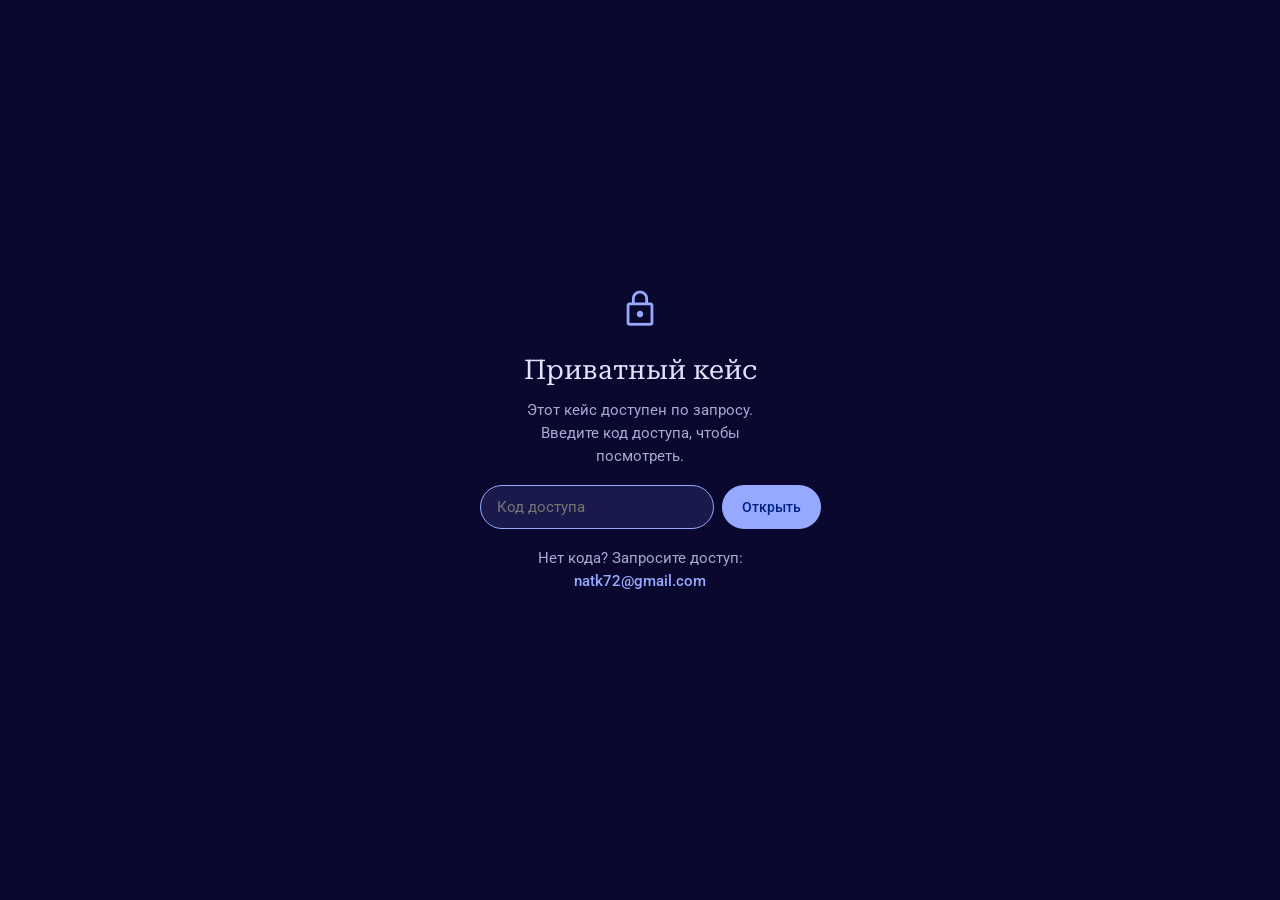
<file: seatos.html>
<!DOCTYPE html>
<html lang="ru" data-theme="dark" data-contrast="standard">
<head>
<meta charset="UTF-8">
<meta name="viewport" content="width=device-width, initial-scale=1.0">
<title>TMS для наземных перевозок — кейс (приватный) · Natalia Kurlyandskaya</title>
<meta name="robots" content="noindex">
<link rel="preconnect" href="https://fonts.googleapis.com">
<link rel="preconnect" href="https://fonts.gstatic.com" crossorigin>
<link href="https://fonts.googleapis.com/css2?family=Roboto:wght@300;400;500;700&family=Roboto+Serif:opsz,wght@8..144,400;8..144,500&display=swap" rel="stylesheet">
<link href="https://fonts.googleapis.com/css2?family=Material+Symbols+Outlined:opsz,wght,FILL,GRAD@24,400,0,0" rel="stylesheet">
<link rel="stylesheet" href="styles.css">
<script>window.NK_GATE="ceb7eccb5974fc815e750667d530d8abefbf3ca98dc7af307271af18123dec74";document.documentElement.className+=" nk-gated";</script>
</head>
<body>

<header class="appbar">
  <div class="wrap appbar-inner">
    <a class="brand" href="index.html#top">Natalia&nbsp;<b>Kurlyandskaya</b></a>
    <nav class="nav">
      <a class="case-back" href="tellsy.html"><span class="material-symbols-outlined">arrow_back</span>Предыдущий кейс</a>
      <a class="case-fwd" href="dashboard.html">Следующий кейс<span class="material-symbols-outlined">arrow_forward</span></a>
      <div class="display-wrap">
        <button class="icon-btn" id="displayBtn" aria-label="Настройки отображения" aria-expanded="false" title="Тема и контраст">
          <span class="material-symbols-outlined">contrast</span>
        </button>
        <div class="panel" id="displayPanel" role="dialog" aria-label="Настройки отображения">
          <div class="group">
            <h3>Тема</h3>
            <div class="seg" id="themeSeg" role="group" aria-label="Тема">
              <button data-theme-val="light" aria-pressed="false"><span class="material-symbols-outlined">light_mode</span>Светлая</button>
              <button data-theme-val="dark" aria-pressed="true"><span class="material-symbols-outlined">dark_mode</span>Тёмная</button>
            </div>
          </div>
          <div class="group">
            <h3>Контраст</h3>
            <p class="hint">Посмотрите страницу при любом уровне контраста.</p>
            <div class="seg" id="contrastSeg" role="group" aria-label="Контраст">
              <button data-contrast-val="standard" aria-pressed="true">Стандартный</button>
              <button data-contrast-val="medium" aria-pressed="false">Средний</button>
              <button data-contrast-val="high" aria-pressed="false">Высокий</button>
            </div>
          </div>
        </div>
      </div>
    </nav>
  </div>
</header>

<main>

<section class="case-hero">
  <div class="wrap">
    <span class="case-draft" style="background:var(--secondary-container);color:var(--on-secondary-container)"><span class="material-symbols-outlined">lock_open</span>Приватный кейс · открыт</span>
    <span class="eyebrow case-eyebrow" style="display:flex;width:fit-content"><span class="dot"></span>Enterprise B2B SaaS</span>
    <h1 class="case-title">TMS для наземных перевозок</h1>
    <p class="case-sum">Как единственный продуктовый дизайнер облачной платформы для управления перевозками, я провела полный редизайн, с нуля построила дизайн-систему и перенесла на неё всё приложение — а затем продолжила развивать продукт: UX-улучшения на основе аналитики, новые инструменты для операторов и встроенный AI-ассистент.</p>
    <div class="case-meta">
      <div class="m"><span class="k">Тип</span><span class="v">End-to-end редизайн</span></div>
      <div class="m"><span class="k">Для кого</span><span class="v">Весь персонал оператора</span></div>
      <div class="m"><span class="k">Проблема</span><span class="v">Легаси-интерфейс на Bootstrap 3 — неудобный, склонный к ошибкам, низкое доверие к системе</span></div>
      <div class="m"><span class="k">Метрики</span><span class="v">Время на задачу · Частота ошибок · SUS / воспринимаемое удобство</span></div>
      <div class="m"><span class="k">Что улучшаем</span><span class="v">Удержание · Привлечение</span></div>
    </div>
  </div>
</section>

<div class="wrap">
<div class="case-body">

  <section class="case-section">
    <span class="label">Что мне досталось</span>
    <h2>Bootstrap 3, без дизайна и без системы</h2>
    <p>Я подключилась в самом начале проекта — как его первый дизайнер. Приложение было построено на устаревшем Bootstrap 3, без всякой дизайн-проработки. Интерфейс был максимально недружелюбным: крошечные шрифты, никаких подсказок, никаких подписей полей и множество сценариев, которые заводили пользователей в ошибки, потому что игнорировали реальный контекст использования — и без внятных подсказок, когда что-то шло не так. Макетов в Figma почти не было, а дизайн-библиотеки не было вовсе. Пользовательской документации тоже не было — так что это была настоящая работа Шерлока Холмса: разбираться, как всё на самом деле работает, параллельно осваивая совершенно новую бизнес-область.</p>
    <div class="before-car" id="beforeCar">
      <button class="car-btn prev" aria-label="Предыдущий скриншот"><span class="material-symbols-outlined">chevron_left</span></button>
      <div class="car-view">
        <div class="car-track">
          <img class="js-zoom" src="assets/seatos/before-create-booking.png" alt="До — Создание брони: перегруженная форма с крошечными шрифтами и без подписей полей" loading="lazy">
          <img class="js-zoom" src="assets/seatos/before-bookings.png" alt="До — Список броней: плотная таблица Bootstrap 3 с неподписанными фильтрами" loading="lazy">
          <img class="js-zoom" src="assets/seatos/before-routes.png" alt="До — Управление маршрутами: захламлённые карточки нетто-цен и непонятные элементы управления" loading="lazy">
        </div>
      </div>
      <button class="car-btn next" aria-label="Следующий скриншот"><span class="material-symbols-outlined">chevron_right</span></button>
    </div>
    <p class="fcase-cap">Приложение в том виде, в каком я его застала. Пролистайте слайды — кликните на любой, чтобы увеличить.</p>
  </section>

  <section class="case-section">
    <span class="label">Ограничения и подход</span>
    <h2>Выбор самого консервативного пути</h2>
    <p>И мне, и команде было очевидно, что нужен редизайн. Но у нас были ограничения:</p>
    <div class="stickies row">
      <div class="sticky">Я могла задействовать только <b>одного фронтенд-разработчика</b>.</div>
      <div class="sticky">Параллельно был запланирован поток <b>новых фич</b>, затрагивающих разные блоки — жить с легаси полгода было не вариантом.</div>
      <div class="sticky">Несколько компаний <b>уже пользовались продуктом</b> — их фидбэк нужно было собрать.</div>
      <div class="sticky">Очень активный <b>онбординг новых клиентов</b> — мы не могли бросать их в систему, где блоки выглядят радикально по-разному.</div>
    </div>
    <p>С учётом всего этого я выбрала самый консервативный подход — хотя эстетически предпочла бы что-то более лёгкое и современное:</p>
    <div class="stickies row">
      <div class="sticky decision"><b>Строить библиотеку на специфике Bootstrap 5, ориентируясь на гайдлайн M2.</b> Одни и те же компоненты живут и в Figma, и на фронтенде — так UI можно быстро переключить, как только всё готово.</div>
      <div class="sticky decision"><b>Сначала не трогать меню, фон и app bar.</b> Они меняются в последнюю очередь, когда все блоки перешли на новые компоненты — так сохраняется консистентность на переходе.</div>
      <div class="sticky decision"><b>Проектировать макеты для каждого блока</b>, попутно выясняя, что вызывает трудности в каждом из них, и по ходу чиня UX.</div>
      <div class="sticky decision"><b>Целиться сначала в десктоп.</b> Данных, чтобы определить мобильный скоуп, не хватало — а основной контекст использования был офис и десктоп.</div>
    </div>
  </section>

  <section class="case-section">
    <span class="label">Редизайн</span>
    <h2>Аналитика и редизайн</h2>
    <p>Я провела полный редизайн и с нуля построила дизайн-систему и библиотеку компонентов, а затем перевела на новую систему всё приложение. Время разработки было ограничено, поэтому подход был осознанно консервативным: сделать переход плавным, чтобы пользователи почти не ощущали разницы между старыми и обновлёнными блоками, пока под капотом модернизировался фундамент.</p>
    <p>Параллельно я настроила аналитику — <svg class="tool-logo" viewBox="0 0 24 24" aria-label="Google Analytics" role="img"><rect x="16" y="3" width="6" height="18" rx="3" fill="#F9AB00"/><rect x="8.5" y="9.5" width="6" height="11.5" rx="3" fill="#E37400"/><circle cx="4.5" cy="18" r="3" fill="#E37400"/></svg> <b>Google Analytics</b> и <svg class="tool-logo" viewBox="0 0 24 24" aria-label="Hotjar" role="img"><path fill="#FF3C00" d="M13.6 1.5c.6 3-.3 4.8-2 6.4-1.9 1.9-4.1 3.5-4.1 7 0 3.9 3 6.9 6.6 7.6-2-1.3-3-3.1-2.6-5.2.3-1.8 1.7-3 3-4.3 1.6-1.6 2.9-3.4 2.6-6.3 2.3 1.6 4 4.5 4 7.8 0 4.4-3.2 8.1-7.5 8.9C8 24.1 3.4 20.4 3.4 15c0-4.9 3.4-7.3 5.6-9.4 1.9-1.8 3.5-2.7 4.6-4.1z"/></svg> <b>Hotjar</b> — проводила консультации с бизнес-девелоперами (BD) и пользователями и вносила UX-изменения там, где они были явно нужны. Миграция заняла восемь месяцев силами одного разработчика.</p>
    <figure class="board-fig">
      <img class="js-zoom" src="assets/seatos/redesign-after-board.svg" alt="После — переработанные экраны на новой дизайн-системе" loading="lazy">
      <figcaption>После — экраны на новой дизайн-системе. Кликните, чтобы увеличить.</figcaption>
    </figure>
  </section>

  <section class="case-section">
    <span class="label">Редизайн · часть 2</span>
    <h2>Новый брендинг</h2>
    <p>Наш бренд-дизайнер создал яркую современную палитру, и нам нужно было выбрать один из основных цветов бренда, чтобы перенести его в интерфейс. Я подготовила четыре варианта.</p>
    <figure class="board-fig">
      <img class="js-zoom" src="assets/seatos/branding-examples.svg" alt="Четыре интерфейсных направления на новой брендовой палитре" loading="lazy">
      <figcaption>Четыре варианта интерфейса на новой палитре. Кликните, чтобы увеличить.</figcaption>
    </figure>
    <p>Мы выбрали синюю палитру — не только за ассоциацию с морем, но и потому, что производные от неё оттенки заметно приятнее для глаз. Пользователи могут проводить в интерфейсе весь рабочий день, поэтому этот комфорт был важен.</p>
    <figure class="board-fig">
      <img class="js-zoom" src="assets/seatos/new-logo-colors.svg" alt="Новый логотип и цветовая тема" loading="lazy">
      <figcaption>Новый логотип и цветовая тема. Кликните, чтобы увеличить.</figcaption>
    </figure>
    <figure class="board-fig">
      <img class="js-zoom" src="assets/seatos/final-design.svg" alt="Финальный дизайн в трёх уровнях контраста плюс бонусная тёмная тема" loading="lazy">
      <figcaption>Финальный дизайн — три уровня контраста плюс бонусная тёмная тема. Кликните, чтобы увеличить.</figcaption>
    </figure>
  </section>

  <section class="case-section">
    <span class="label">Результат</span>
    <div class="case-metrics">
      <div class="stat"><div class="n">14</div><div class="l">проверенных UX-улучшений</div></div>
      <div class="stat"><div class="n">−40%</div><div class="l">времени на задачу в критичных флоу</div></div>
      <div class="stat"><div class="n">Быстрее</div><div class="l">отклик интерфейса</div></div>
    </div>
  </section>

</div>
</div>

</main>

<footer>
  <div class="wrap">
    <div class="case-next">
      <a class="btn btn-outline" href="index.html#work"><span class="material-symbols-outlined">arrow_back</span>Все проекты</a>
      <a class="btn btn-filled js-mail" href="#" data-u="natk72" data-d="gmail.com"><span class="material-symbols-outlined">mail</span>Связаться</a>
    </div>
    <p class="copyright">© 2026 Natalia Kurlyandskaya · Приватный кейс — пожалуйста, не распространяйте.</p>
  </div>
</footer>

<script>
(function(){
  var root=document.documentElement;
  var btn=document.getElementById('displayBtn');
  var panel=document.getElementById('displayPanel');
  var themeSeg=document.getElementById('themeSeg');
  var contrastSeg=document.getElementById('contrastSeg');
  try{
    var st=localStorage.getItem('nk-theme'), sc=localStorage.getItem('nk-contrast');
    if(!st && window.matchMedia && window.matchMedia('(prefers-color-scheme: dark)').matches){ st='dark'; }
    if(st) root.setAttribute('data-theme',st);
    if(sc) root.setAttribute('data-contrast',sc);
  }catch(e){}
  function syncAll(){
    themeSeg.querySelectorAll('button').forEach(function(b){ b.setAttribute('aria-pressed',String(b.dataset.themeVal===root.getAttribute('data-theme'))); });
    contrastSeg.querySelectorAll('button').forEach(function(b){ b.setAttribute('aria-pressed',String(b.dataset.contrastVal===root.getAttribute('data-contrast'))); });
  }
  syncAll();
  function openPanel(o){ panel.classList.toggle('open',o); btn.setAttribute('aria-expanded',String(o)); }
  btn.addEventListener('click',function(e){ e.stopPropagation(); openPanel(!panel.classList.contains('open')); });
  document.addEventListener('click',function(e){ if(!panel.contains(e.target)&&e.target!==btn) openPanel(false); });
  document.addEventListener('keydown',function(e){ if(e.key==='Escape') openPanel(false); });
  themeSeg.addEventListener('click',function(e){ var b=e.target.closest('button'); if(!b)return; root.setAttribute('data-theme',b.dataset.themeVal); try{localStorage.setItem('nk-theme',b.dataset.themeVal);}catch(e){} syncAll(); });
  contrastSeg.addEventListener('click',function(e){ var b=e.target.closest('button'); if(!b)return; root.setAttribute('data-contrast',b.dataset.contrastVal); try{localStorage.setItem('nk-contrast',b.dataset.contrastVal);}catch(e){} syncAll(); });
})();
</script>
<div class="lightbox" id="lightbox" role="dialog" aria-label="Просмотр изображения" aria-hidden="true">
  <button class="lb-close" id="lbClose" aria-label="Закрыть"><span class="material-symbols-outlined">close</span></button>
  <div class="lb-tools">
    <button id="lbOut" aria-label="Уменьшить"><span class="material-symbols-outlined">zoom_out</span></button>
    <button id="lbIn" aria-label="Увеличить"><span class="material-symbols-outlined">zoom_in</span></button>
    <button id="lbReset" aria-label="Сбросить масштаб"><span class="material-symbols-outlined">fit_screen</span></button>
  </div>
  <div class="lb-stage" id="lbStage"><img id="lbImg" alt=""></div>
</div>
<script>
(function(){
  var lb=document.getElementById('lightbox'), img=document.getElementById('lbImg'), stage=document.getElementById('lbStage');
  var scale=1, tx=0, ty=0, drag=null;
  function apply(){ img.style.transform='translate('+tx+'px,'+ty+'px) scale('+scale+')'; }
  function reset(){ scale=1; tx=0; ty=0; apply(); }
  function open(src,alt){ img.src=src; img.alt=alt||''; reset(); lb.classList.add('show'); lb.setAttribute('aria-hidden','false'); document.body.style.overflow='hidden'; }
  function close(){ lb.classList.remove('show'); lb.setAttribute('aria-hidden','true'); document.body.style.overflow=''; img.src=''; }
  function zoom(f,cx,cy){
    var ns=Math.min(8,Math.max(1,scale*f)); f=ns/scale;
    if(cx!==undefined){ var r=stage.getBoundingClientRect(); var x=cx-r.left-r.width/2, y=cy-r.top-r.height/2; tx=x-(x-tx)*f; ty=y-(y-ty)*f; }
    scale=ns; if(scale===1){ tx=0; ty=0; } apply();
  }
  document.querySelectorAll('.js-zoom').forEach(function(el){
    el.style.cursor='zoom-in';
    el.addEventListener('click',function(){ open(el.src,el.alt); });
  });
  document.getElementById('lbClose').addEventListener('click',close);
  document.getElementById('lbIn').addEventListener('click',function(){ zoom(1.4); });
  document.getElementById('lbOut').addEventListener('click',function(){ zoom(1/1.4); });
  document.getElementById('lbReset').addEventListener('click',reset);
  lb.addEventListener('click',function(e){ if(e.target===lb||e.target===stage) close(); });
  document.addEventListener('keydown',function(e){ if(lb.classList.contains('show')&&e.key==='Escape') close(); });
  stage.addEventListener('wheel',function(e){ e.preventDefault(); zoom(e.deltaY<0?1.15:1/1.15,e.clientX,e.clientY); },{passive:false});
  img.addEventListener('dblclick',function(e){ scale>1?reset():zoom(2,e.clientX,e.clientY); });
  img.addEventListener('pointerdown',function(e){ if(scale<=1)return; e.preventDefault(); drag={x:e.clientX-tx,y:e.clientY-ty}; img.setPointerCapture(e.pointerId); img.style.cursor='grabbing'; });
  img.addEventListener('pointermove',function(e){ if(!drag)return; tx=e.clientX-drag.x; ty=e.clientY-drag.y; apply(); });
  img.addEventListener('pointerup',function(){ drag=null; img.style.cursor=''; });
})();
</script>
<script>
/* before-carousel */
(function(){
  var car=document.getElementById('beforeCar'); if(!car) return;
  var track=car.querySelector('.car-track'), n=track.children.length, i=0;
  function go(k){ i=(k+n)%n; track.style.transform='translateX(-'+(i*100)+'%)'; }
  car.querySelector('.prev').addEventListener('click',function(){ go(i-1); });
  car.querySelector('.next').addEventListener('click',function(){ go(i+1); });
})();
</script>
<script src="app.js"></script>
<script src="gate.js"></script>
<!-- Яндекс.Метрика: вставить счётчик сюда (заменить NNNNNNNN на номер счётчика), затем раскомментировать -->
<!--
<script type="text/javascript">
   (function(m,e,t,r,i,k,a){m[i]=m[i]||function(){(m[i].a=m[i].a||[]).push(arguments)};
   m[i].l=1*new Date();
   for (var j = 0; j < document.scripts.length; j++) {if (document.scripts[j].src === r) { return; }}
   k=e.createElement(t),a=e.getElementsByTagName(t)[0],k.async=1,k.src=r,a.parentNode.insertBefore(k,a)})
   (window, document, "script", "https://mc.yandex.ru/metrika/tag.js", "ym");
   ym(NNNNNNNN, "init", { clickmap:true, trackLinks:true, accurateTrackBounce:true });
</script>
<noscript><div><img src="https://mc.yandex.ru/watch/NNNNNNNN" style="position:absolute; left:-9999px;" alt="" /></div></noscript>
-->
</body>
</html>
</file>
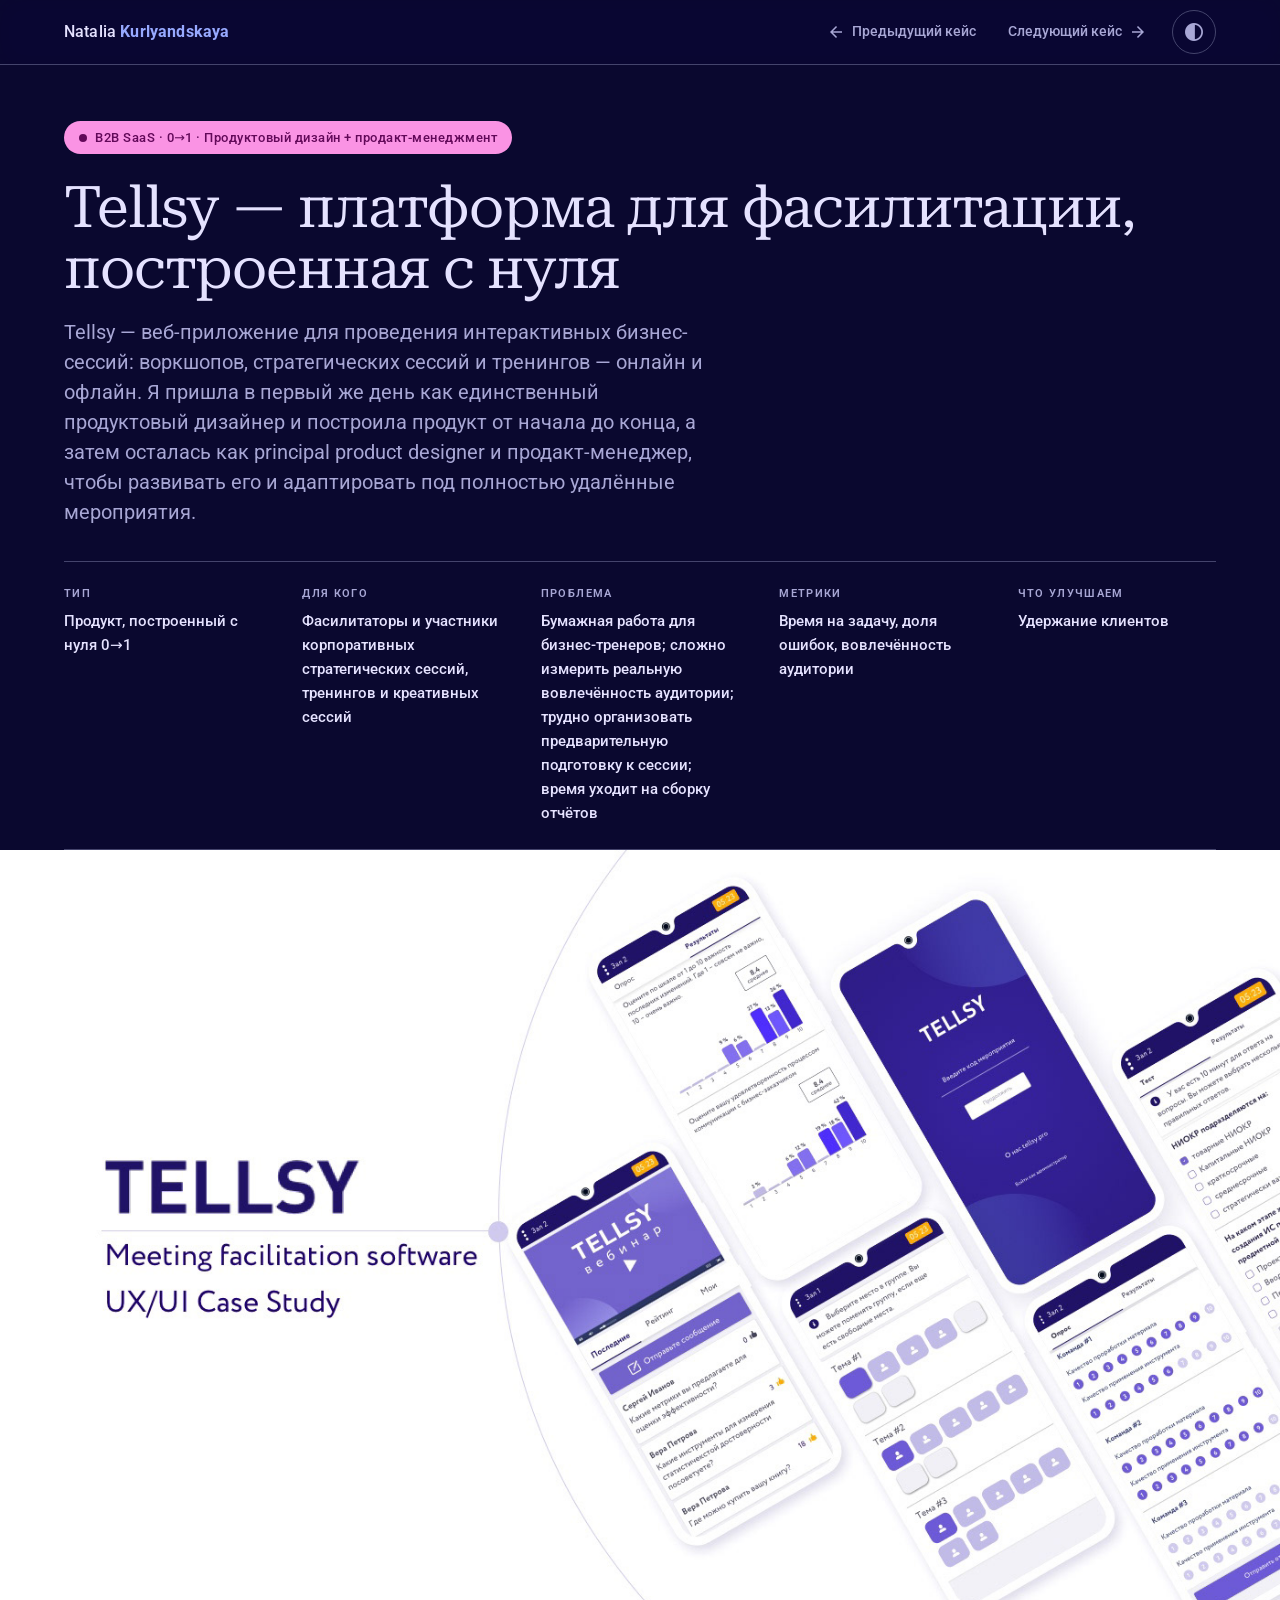
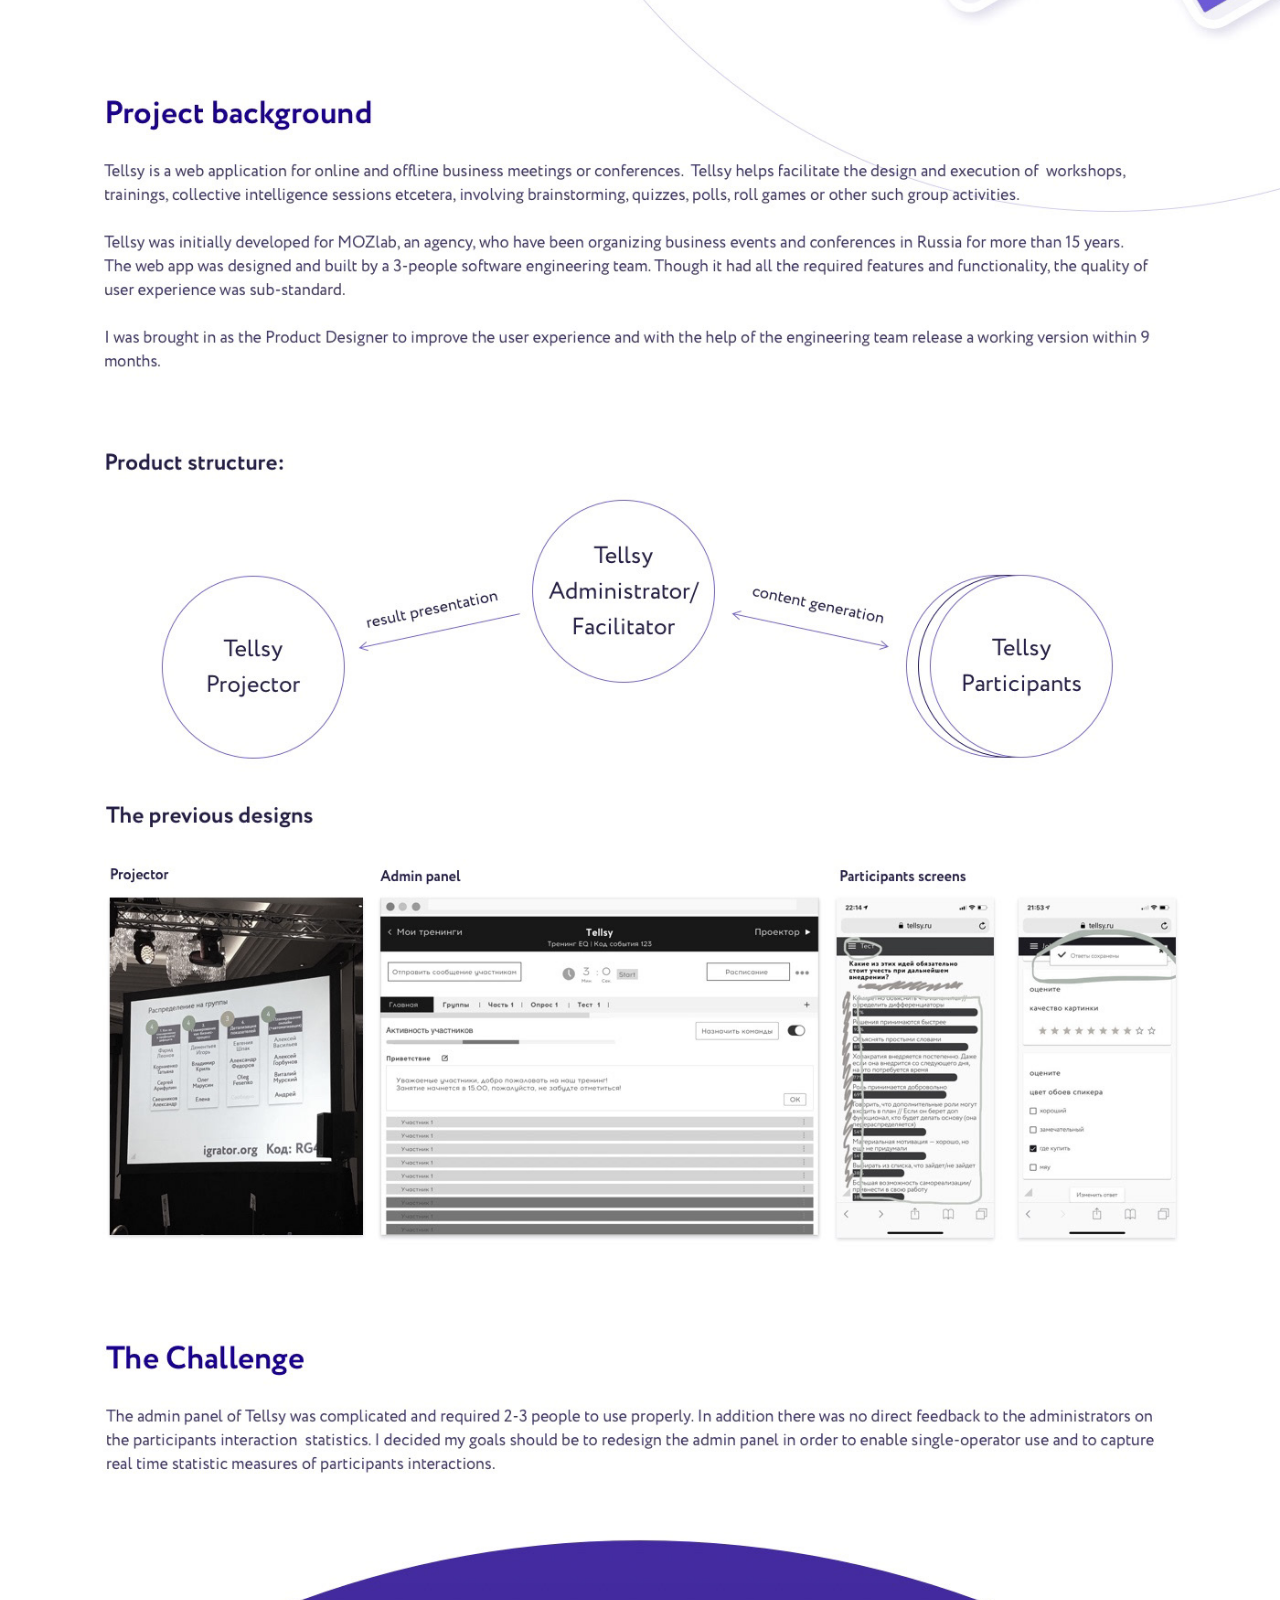
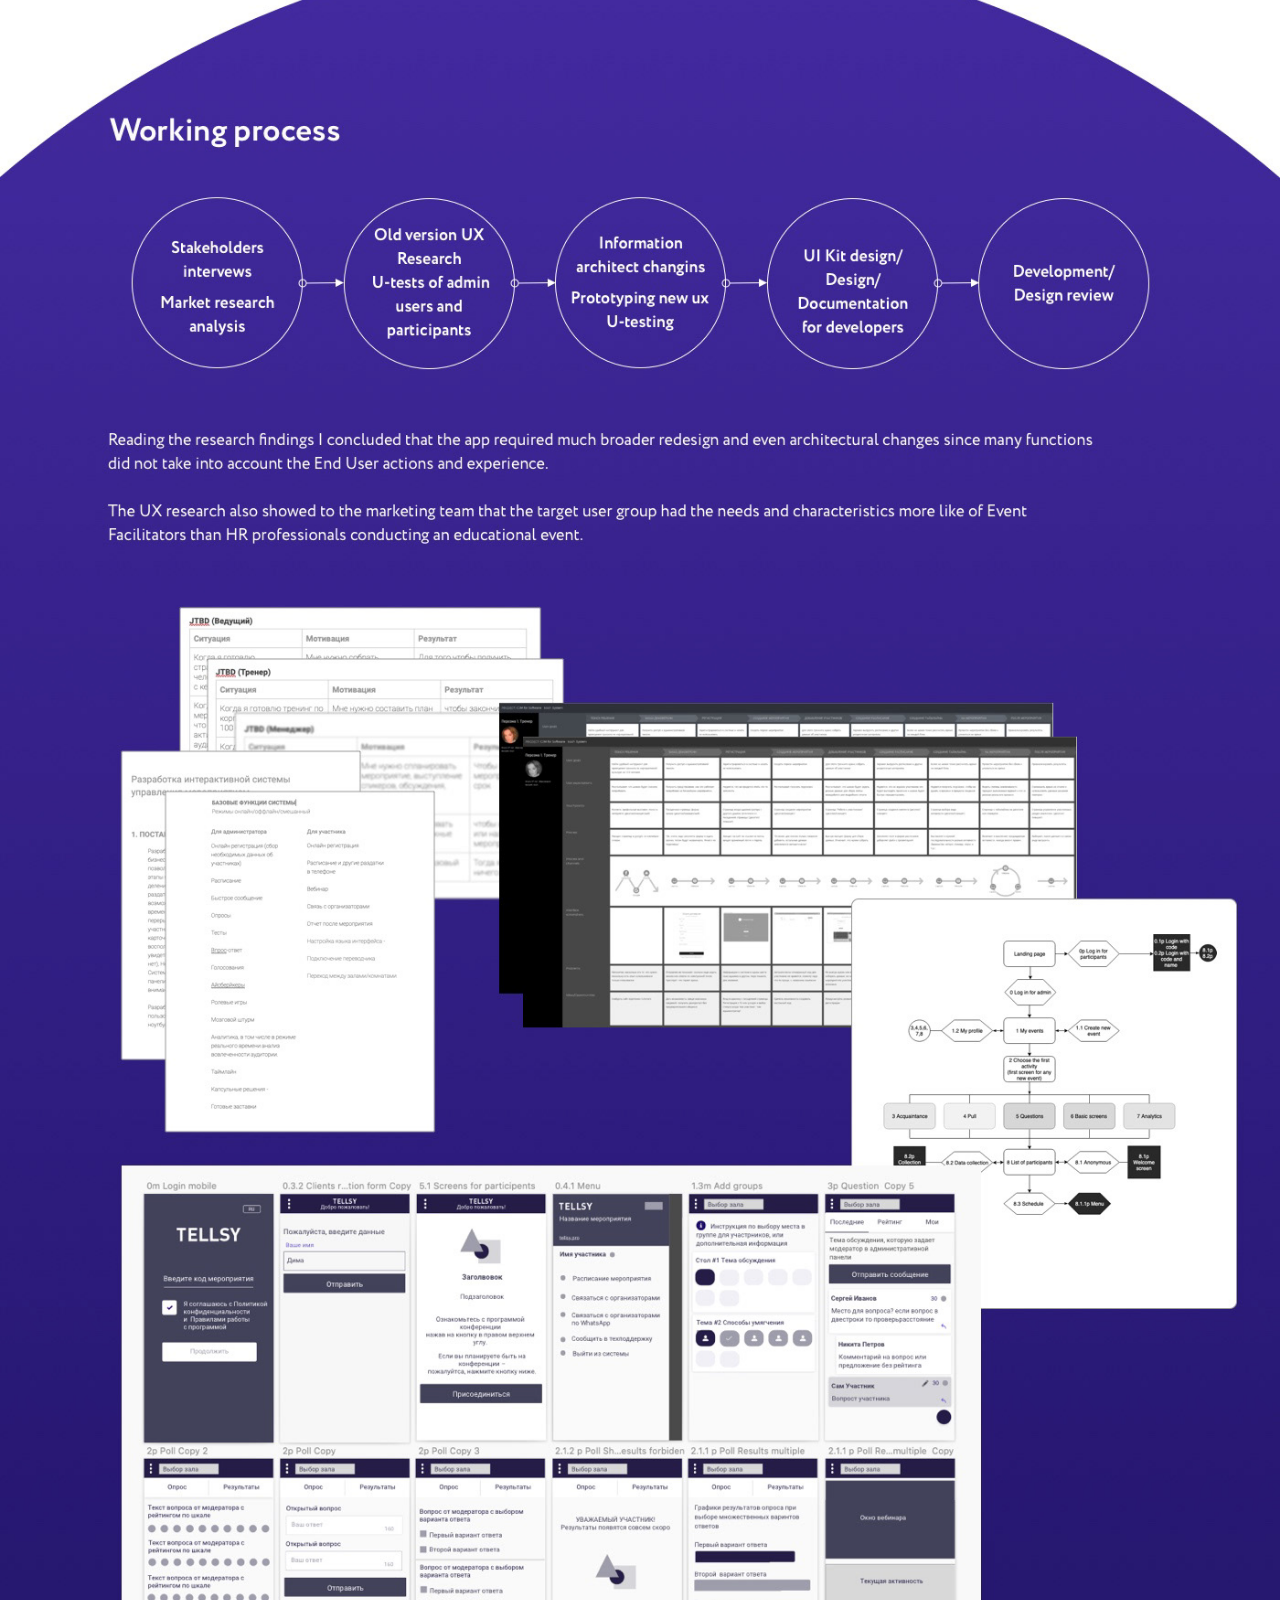
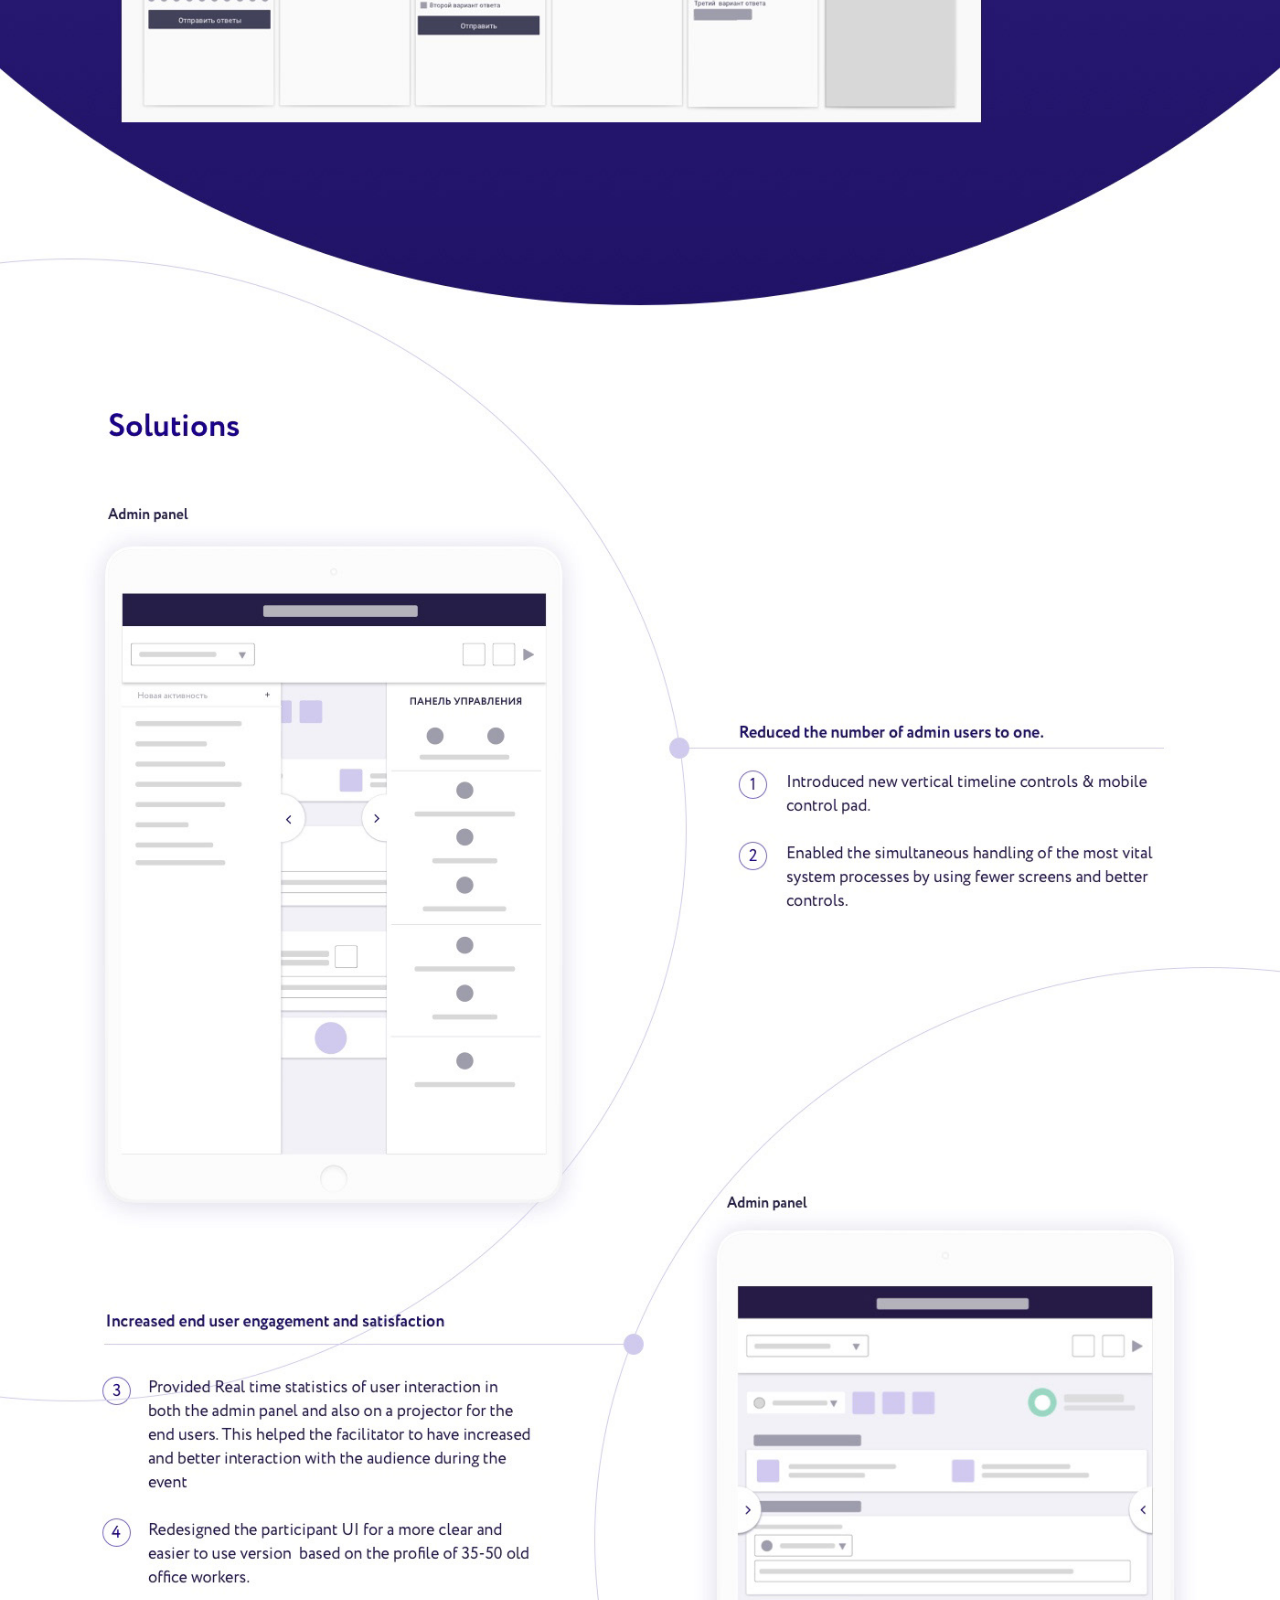
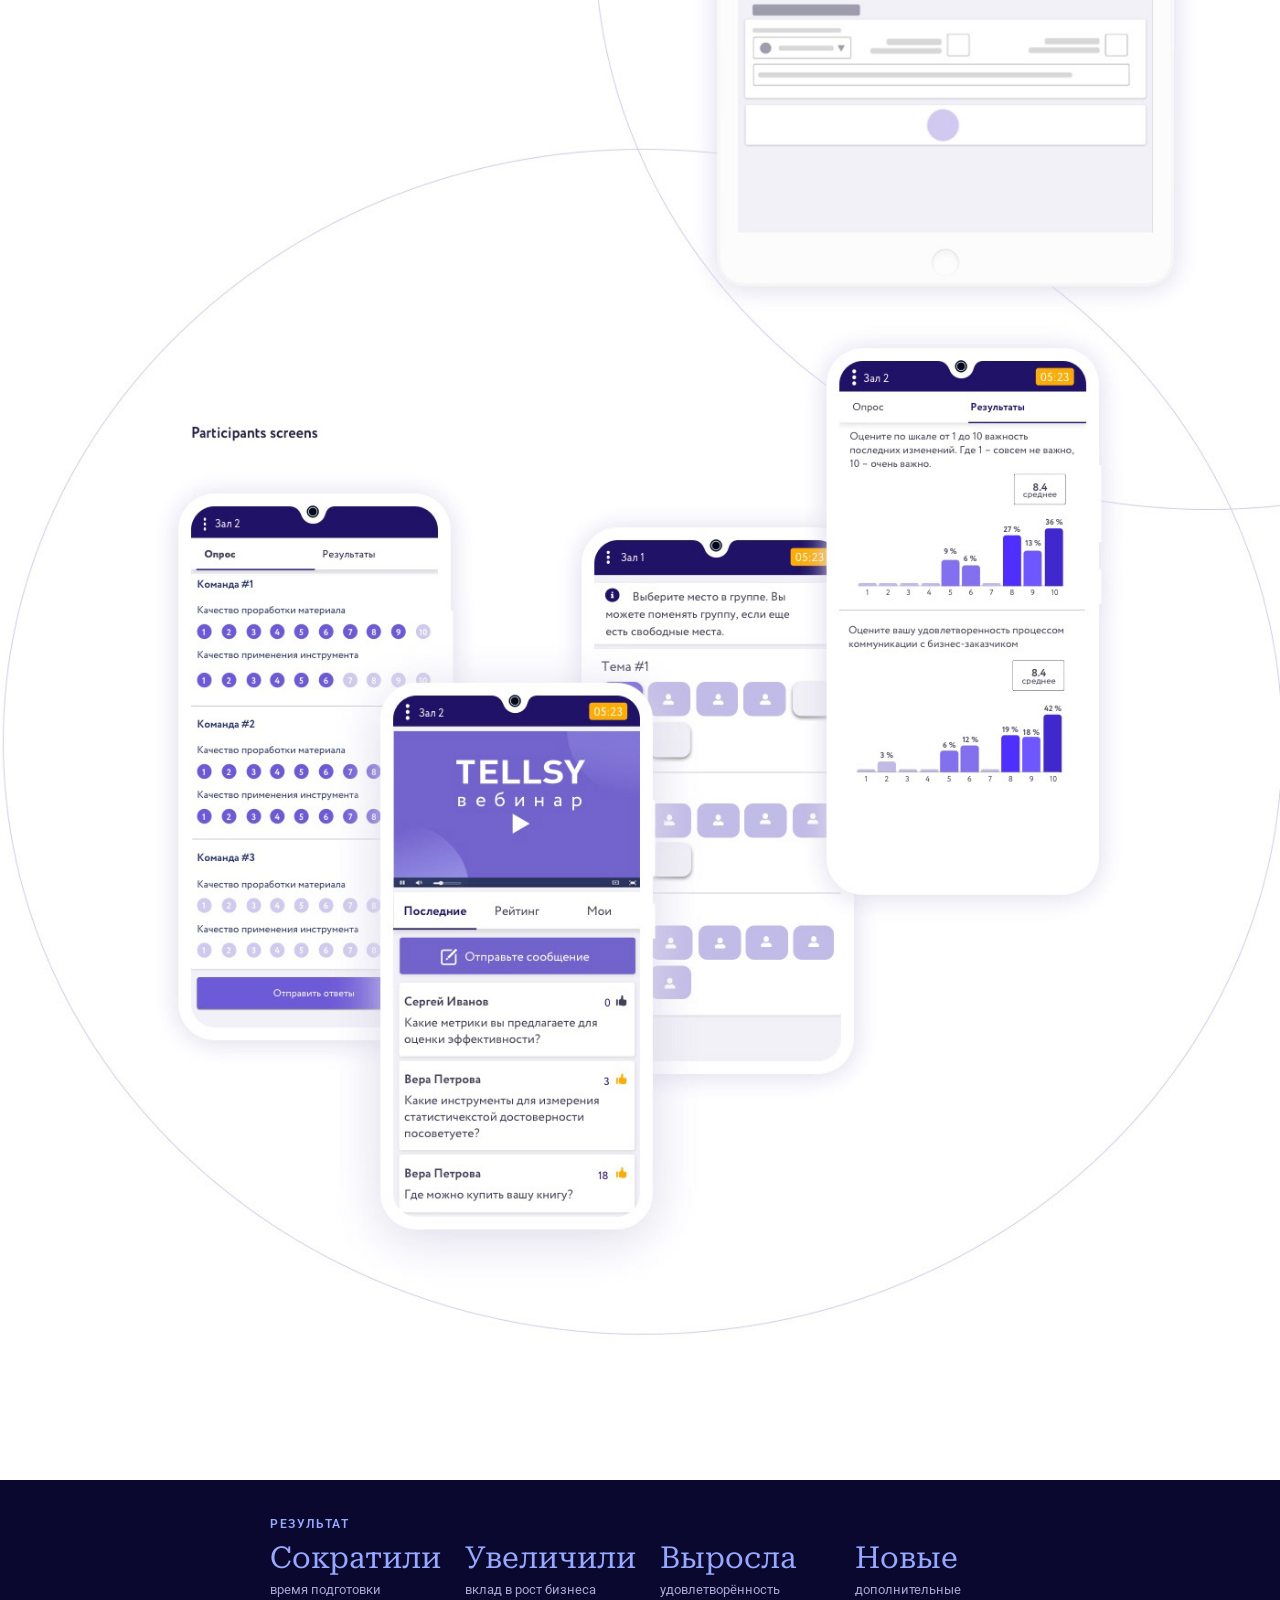
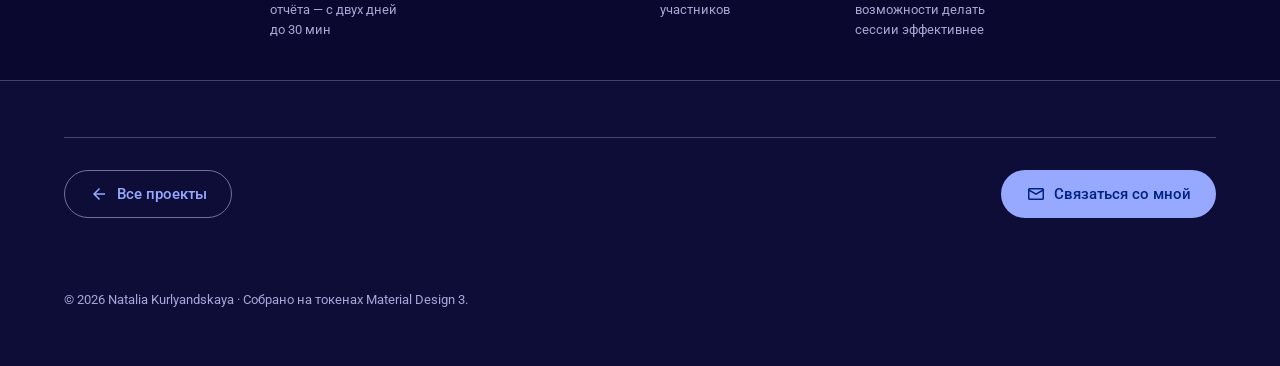
<file: tellsy.html>
<!DOCTYPE html>
<html lang="ru" data-theme="dark" data-contrast="standard">
<head>
<meta charset="UTF-8">
<meta name="viewport" content="width=device-width, initial-scale=1.0">
<title>Tellsy — Кейс · Natalia Kurlyandskaya</title>
<meta name="description" content="Tellsy — B2B-платформа для фасилитации, построенная с нуля 0→1. Кейс Natalia Kurlyandskaya.">
<link rel="preconnect" href="https://fonts.googleapis.com">
<link rel="preconnect" href="https://fonts.gstatic.com" crossorigin>
<link href="https://fonts.googleapis.com/css2?family=Roboto:wght@300;400;500;700&family=Roboto+Serif:opsz,wght@8..144,400;8..144,500&display=swap" rel="stylesheet">
<link href="https://fonts.googleapis.com/css2?family=Material+Symbols+Outlined:opsz,wght,FILL,GRAD@24,400,0,0" rel="stylesheet">
<link rel="stylesheet" href="styles.css">
</head>
<body>

<!-- ============ TOP APP BAR ============ -->
<header class="appbar">
  <div class="wrap appbar-inner">
    <a class="brand" href="index.html#top">Natalia&nbsp;<b>Kurlyandskaya</b></a>
    <nav class="nav">
      <a class="case-back" href="kiosk.html"><span class="material-symbols-outlined">arrow_back</span>Предыдущий кейс</a>
      <a class="case-fwd" href="seatos.html">Следующий кейс<span class="material-symbols-outlined">arrow_forward</span></a>
      <div class="display-wrap">
        <button class="icon-btn" id="displayBtn" aria-label="Настройки отображения" aria-expanded="false" title="Тема и контраст">
          <span class="material-symbols-outlined">contrast</span>
        </button>
        <div class="panel" id="displayPanel" role="dialog" aria-label="Настройки отображения">
          <div class="group">
            <h3>Тема</h3>
            <div class="seg" id="themeSeg" role="group" aria-label="Тема">
              <button data-theme-val="light" aria-pressed="true"><span class="material-symbols-outlined">light_mode</span>Светлая</button>
              <button data-theme-val="dark" aria-pressed="false"><span class="material-symbols-outlined">dark_mode</span>Тёмная</button>
            </div>
          </div>
          <div class="group">
            <h3>Контраст</h3>
            <p class="hint">Посмотрите страницу с любым уровнем контраста.</p>
            <div class="seg" id="contrastSeg" role="group" aria-label="Контраст">
              <button data-contrast-val="standard" aria-pressed="true">Стандартный</button>
              <button data-contrast-val="medium" aria-pressed="false">Средний</button>
              <button data-contrast-val="high" aria-pressed="false">Высокий</button>
            </div>
          </div>
        </div>
      </div>
    </nav>
  </div>
</header>

<main>

<!-- ============ CASE HERO ============ -->
<section class="case-hero">
  <div class="wrap">
    <span class="eyebrow case-eyebrow" style="display:flex;width:fit-content"><span class="dot"></span>B2B SaaS · 0→1 · Продуктовый дизайн + продакт-менеджмент</span>
    <h1 class="case-title">Tellsy — платформа для фасилитации, построенная с нуля</h1>
    <p class="case-sum">Tellsy — веб-приложение для проведения интерактивных бизнес-сессий: воркшопов, стратегических сессий и тренингов — онлайн и офлайн. Я пришла в первый же день как единственный продуктовый дизайнер и построила продукт от начала до конца, а затем осталась как principal product designer и продакт-менеджер, чтобы развивать его и адаптировать под полностью удалённые мероприятия.</p>
    <div class="case-meta">
      <div class="m"><span class="k">Тип</span><span class="v">Продукт, построенный с нуля 0→1</span></div>
      <div class="m"><span class="k">Для кого</span><span class="v">Фасилитаторы и участники корпоративных стратегических сессий, тренингов и креативных сессий</span></div>
      <div class="m"><span class="k">Проблема</span><span class="v">Бумажная работа для бизнес-тренеров; сложно измерить реальную вовлечённость аудитории; трудно организовать предварительную подготовку к сессии; время уходит на сборку отчётов</span></div>
      <div class="m"><span class="k">Метрики</span><span class="v">Время на задачу, доля ошибок, вовлечённость аудитории</span></div>
      <div class="m"><span class="k">Что улучшаем</span><span class="v">Удержание клиентов</span></div>
    </div>
  </div>
</section>

<!-- ============ FULL CASE IMAGE ============ -->
<section class="case-full">
  <img src="assets/tellsy/all.jpg" alt="Tellsy — полный кейс">
</section>

<!-- ============ OUTCOME ============ -->
<div class="wrap">
<div class="case-body">
  <section class="case-section">
    <span class="label">Результат</span>
    <div class="case-metrics oneline">
      <div class="stat"><div class="n">Сократили</div><div class="l">время подготовки отчёта — с двух дней до 30 мин</div></div>
      <div class="stat"><div class="n">Увеличили</div><div class="l">вклад в рост бизнеса</div></div>
      <div class="stat"><div class="n">Выросла</div><div class="l">удовлетворённость участников</div></div>
      <div class="stat"><div class="n">Новые</div><div class="l">дополнительные возможности делать сессии эффективнее</div></div>
    </div>
  </section>
</div>
</div>

</main>

<!-- ============ FOOTER ============ -->
<footer>
  <div class="wrap">
    <div class="case-next">
      <a class="btn btn-outline" href="index.html#work"><span class="material-symbols-outlined">arrow_back</span>Все проекты</a>
      <a class="btn btn-filled js-mail" href="#" data-u="natk72" data-d="gmail.com"><span class="material-symbols-outlined">mail</span>Связаться со мной</a>
    </div>
    <p class="copyright">© 2026 Natalia Kurlyandskaya · Собрано на токенах Material Design 3.</p>
  </div>
</footer>

<script>
/* shared theme + contrast control */
(function(){
  var root=document.documentElement;
  var btn=document.getElementById('displayBtn');
  var panel=document.getElementById('displayPanel');
  var themeSeg=document.getElementById('themeSeg');
  var contrastSeg=document.getElementById('contrastSeg');
  try{
    var st=localStorage.getItem('nk-theme'), sc=localStorage.getItem('nk-contrast');
    if(!st && window.matchMedia && window.matchMedia('(prefers-color-scheme: dark)').matches){ st='dark'; }
    if(st) root.setAttribute('data-theme',st);
    if(sc) root.setAttribute('data-contrast',sc);
  }catch(e){}
  function syncAll(){
    themeSeg.querySelectorAll('button').forEach(function(b){ b.setAttribute('aria-pressed',String(b.dataset.themeVal===root.getAttribute('data-theme'))); });
    contrastSeg.querySelectorAll('button').forEach(function(b){ b.setAttribute('aria-pressed',String(b.dataset.contrastVal===root.getAttribute('data-contrast'))); });
  }
  syncAll();
  function openPanel(o){ panel.classList.toggle('open',o); btn.setAttribute('aria-expanded',String(o)); }
  btn.addEventListener('click',function(e){ e.stopPropagation(); openPanel(!panel.classList.contains('open')); });
  document.addEventListener('click',function(e){ if(!panel.contains(e.target)&&e.target!==btn) openPanel(false); });
  document.addEventListener('keydown',function(e){ if(e.key==='Escape') openPanel(false); });
  themeSeg.addEventListener('click',function(e){ var b=e.target.closest('button'); if(!b)return; root.setAttribute('data-theme',b.dataset.themeVal); try{localStorage.setItem('nk-theme',b.dataset.themeVal);}catch(e){} syncAll(); });
  contrastSeg.addEventListener('click',function(e){ var b=e.target.closest('button'); if(!b)return; root.setAttribute('data-contrast',b.dataset.contrastVal); try{localStorage.setItem('nk-contrast',b.dataset.contrastVal);}catch(e){} syncAll(); });
})();
</script>
<script src="app.js"></script>
<!-- Яндекс.Метрика: вставить счётчик сюда (заменить NNNNNNNN на номер счётчика), затем раскомментировать -->
<!--
<script type="text/javascript">
   (function(m,e,t,r,i,k,a){m[i]=m[i]||function(){(m[i].a=m[i].a||[]).push(arguments)};
   m[i].l=1*new Date();
   for (var j = 0; j < document.scripts.length; j++) {if (document.scripts[j].src === r) { return; }}
   k=e.createElement(t),a=e.getElementsByTagName(t)[0],k.async=1,k.src=r,a.parentNode.insertBefore(k,a)})
   (window, document, "script", "https://mc.yandex.ru/metrika/tag.js", "ym");
   ym(NNNNNNNN, "init", { clickmap:true, trackLinks:true, accurateTrackBounce:true });
</script>
<noscript><div><img src="https://mc.yandex.ru/watch/NNNNNNNN" style="position:absolute; left:-9999px;" alt="" /></div></noscript>
-->
</body>
</html>
</file>
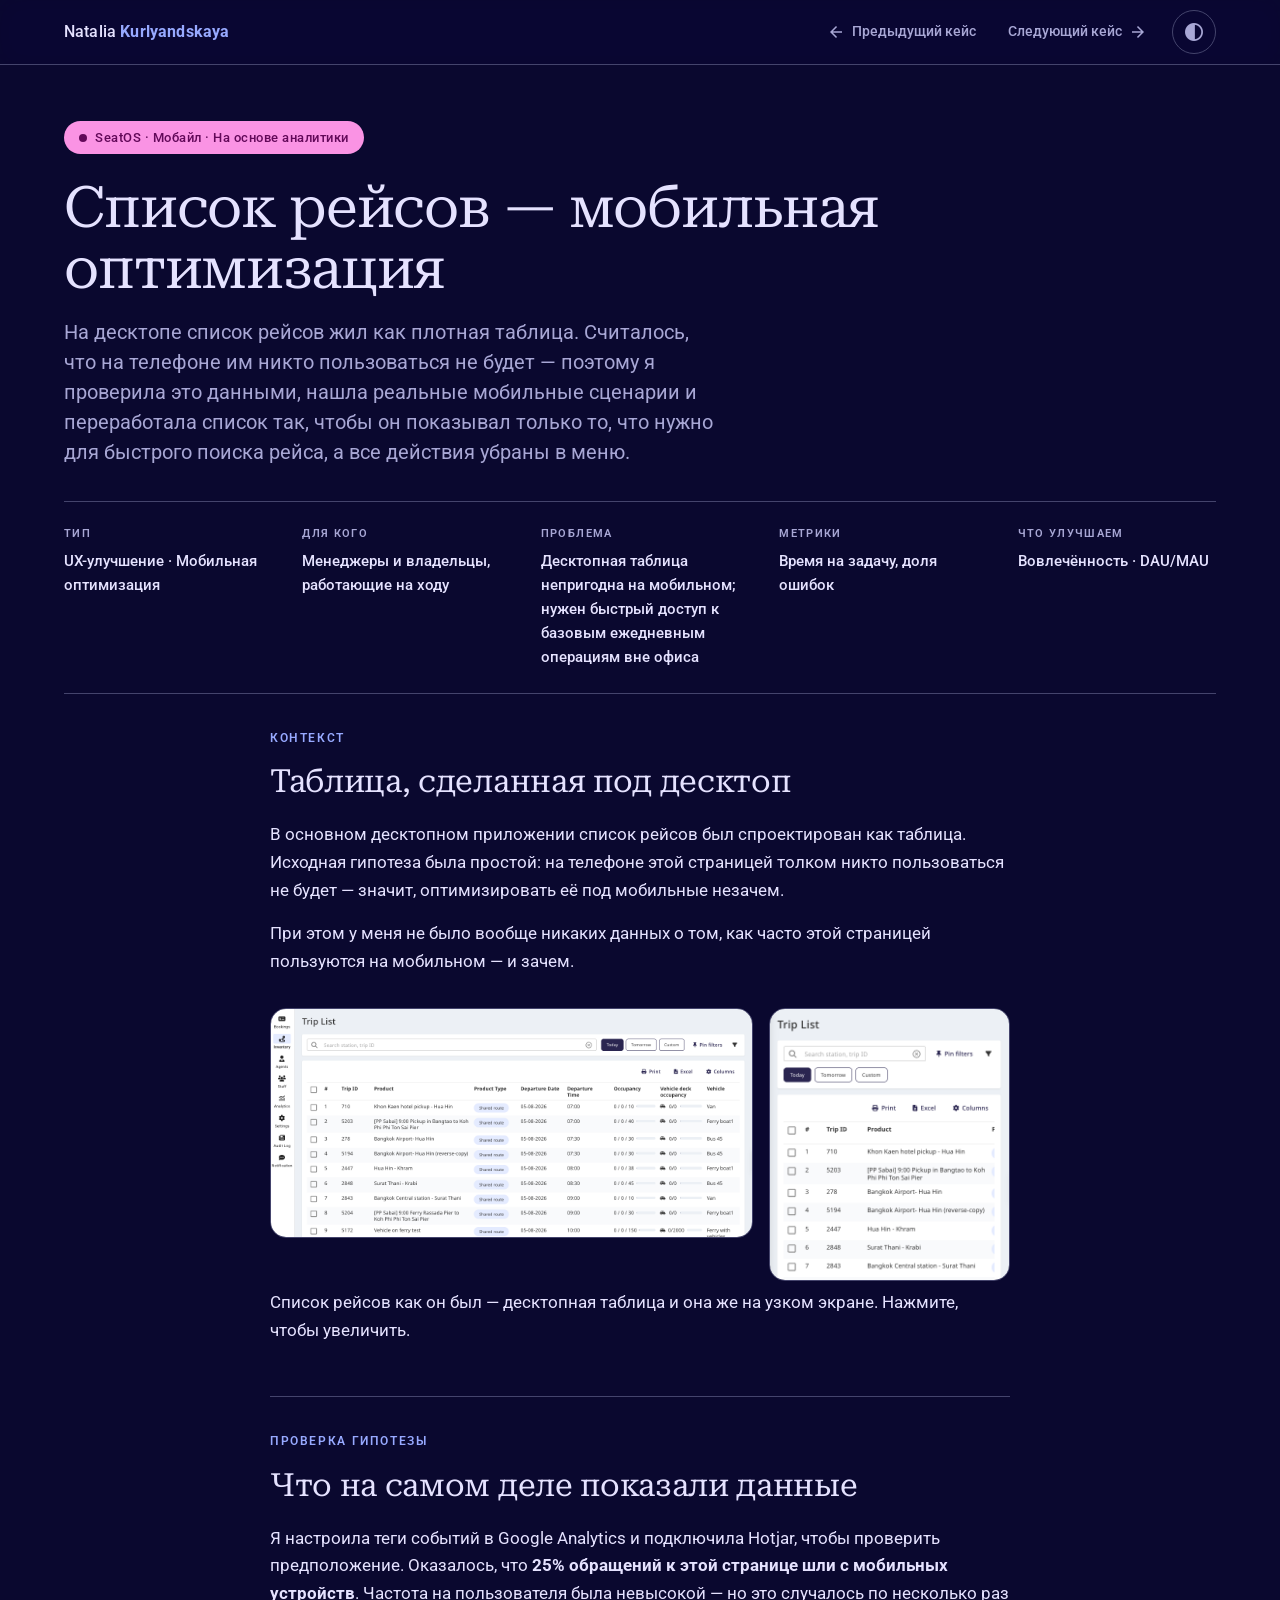
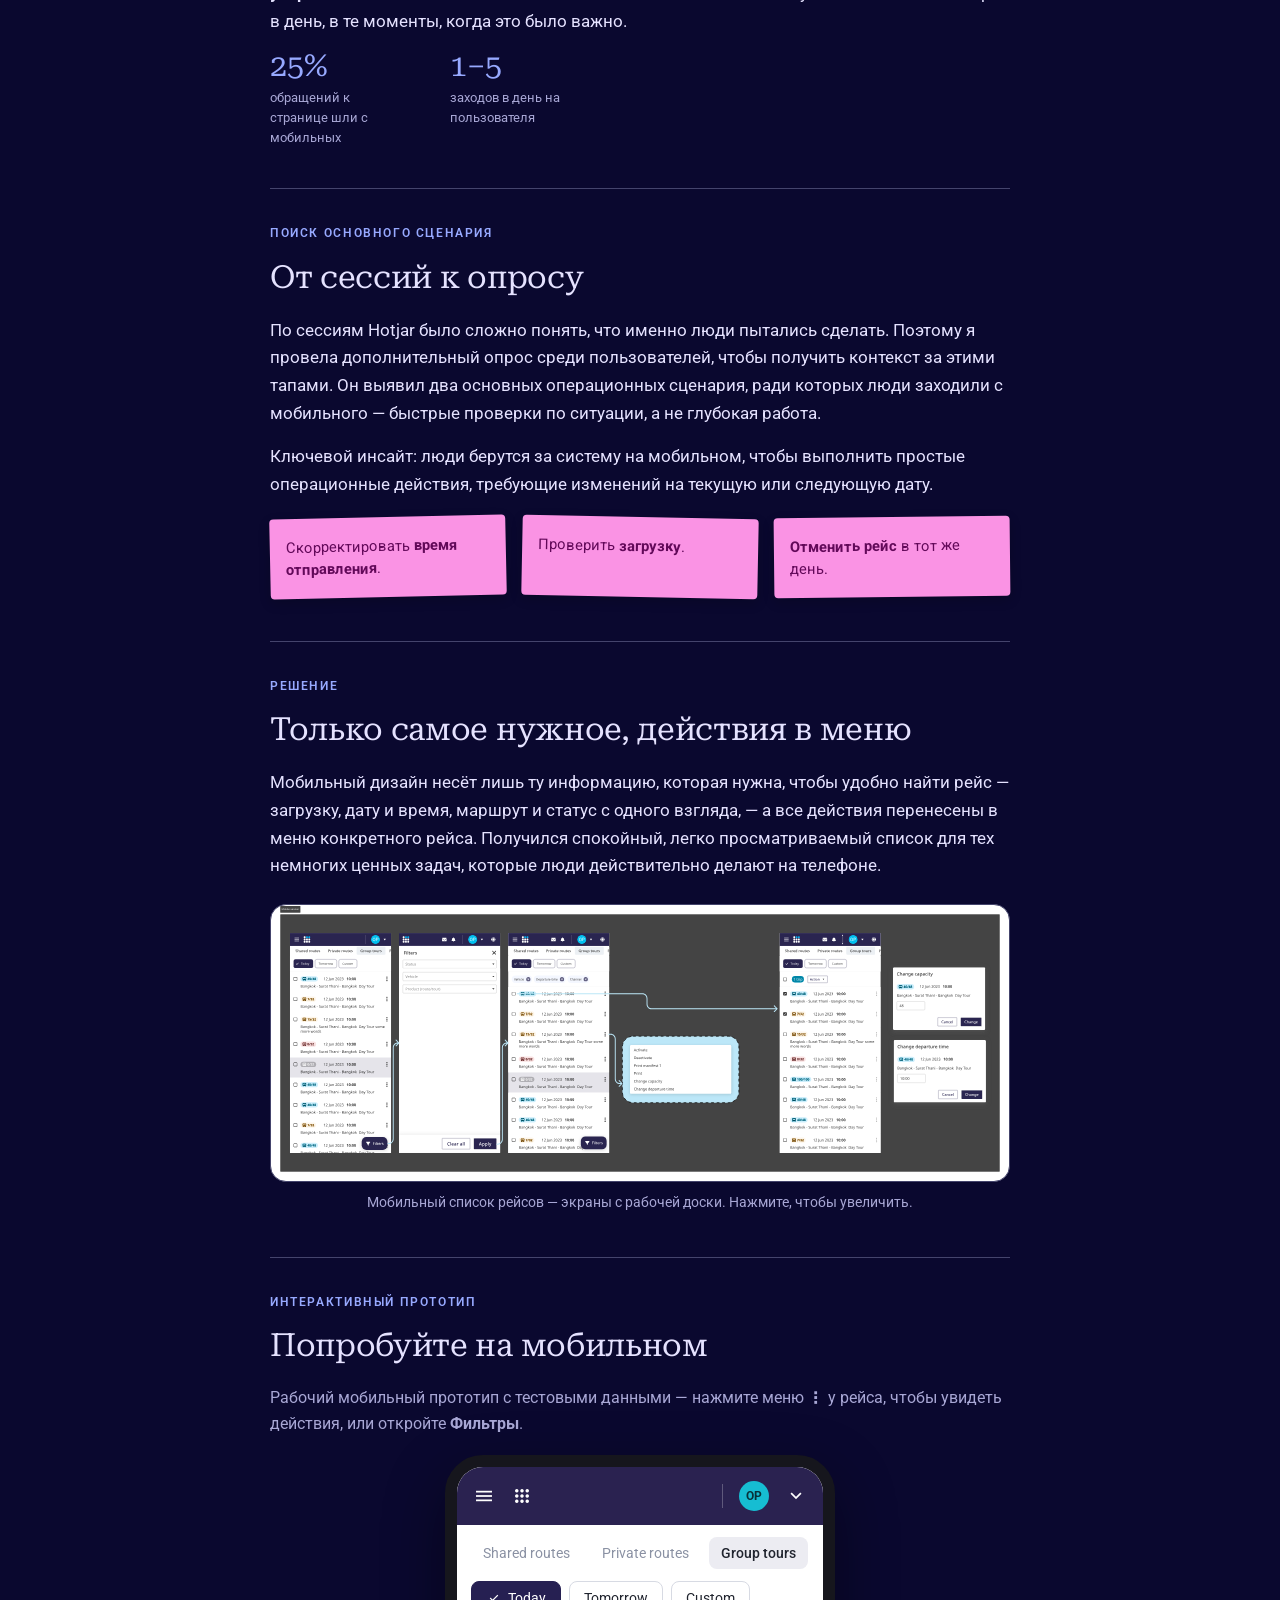
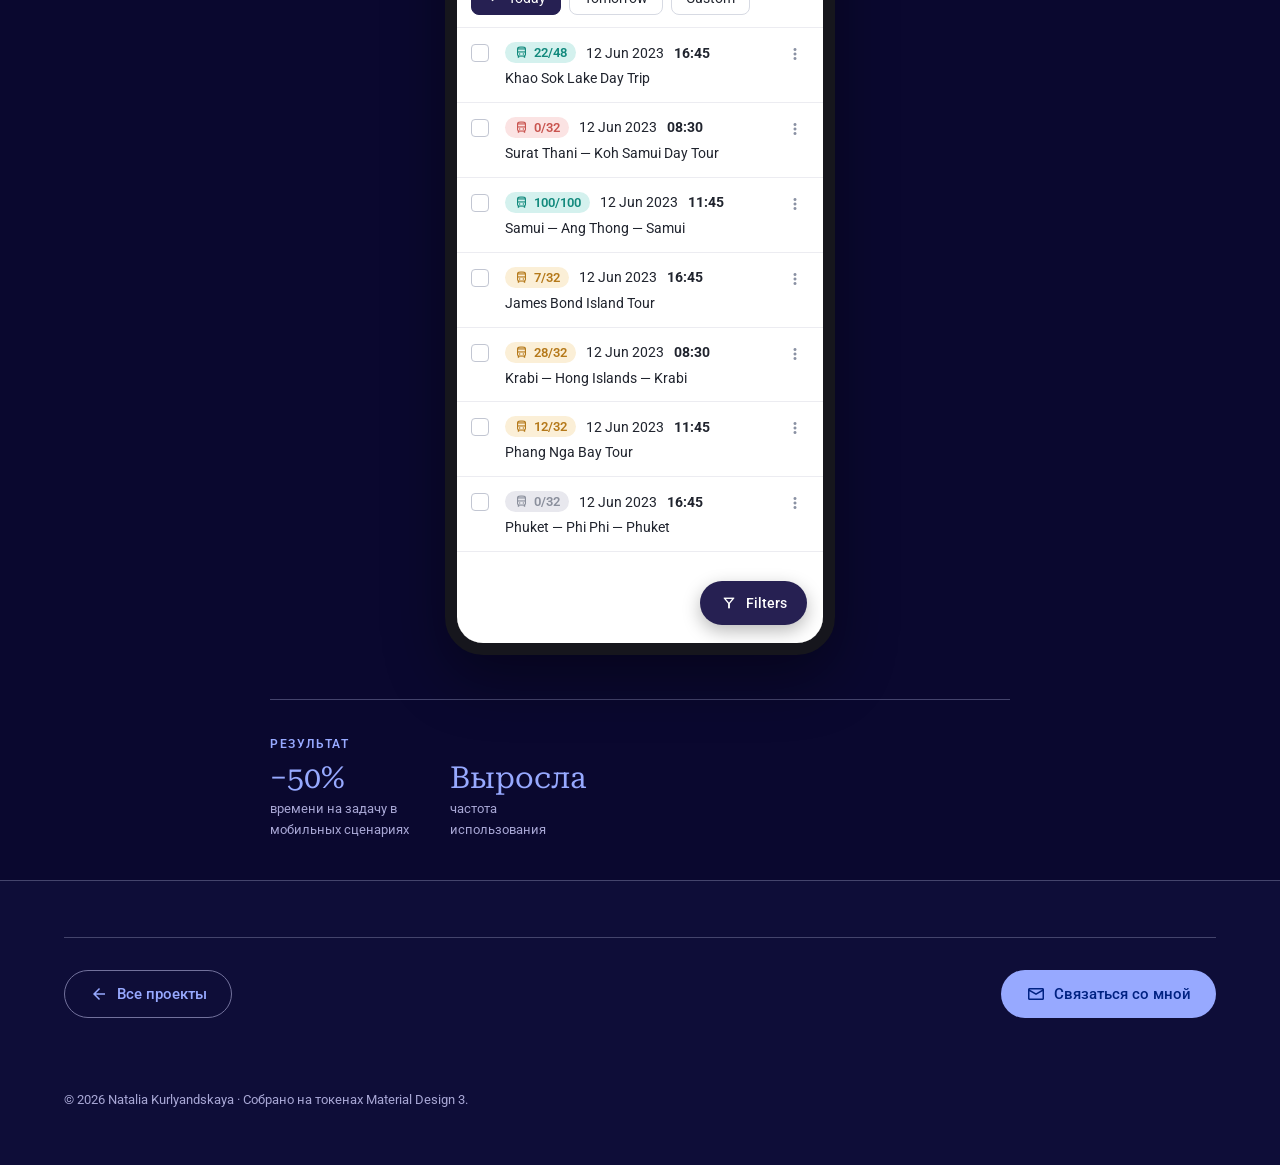
<file: trips.html>
<!DOCTYPE html>
<html lang="ru" data-theme="dark" data-contrast="standard">
<head>
<meta charset="UTF-8">
<meta name="viewport" content="width=device-width, initial-scale=1.0">
<title>Список рейсов — мобильная оптимизация · Natalia Kurlyandskaya</title>
<meta name="description" content="Оптимизация списка рейсов под мобильные устройства — на основе аналитики, только самое нужное. Кейс Natalia Kurlyandskaya.">
<link rel="preconnect" href="https://fonts.googleapis.com">
<link rel="preconnect" href="https://fonts.gstatic.com" crossorigin>
<link href="https://fonts.googleapis.com/css2?family=Roboto:wght@300;400;500;700&family=Roboto+Serif:opsz,wght@8..144,400;8..144,500&display=swap" rel="stylesheet">
<link href="https://fonts.googleapis.com/css2?family=Material+Symbols+Outlined:opsz,wght,FILL,GRAD@24,400,0,0" rel="stylesheet">
<link rel="stylesheet" href="styles.css">
</head>
<body>

<header class="appbar">
  <div class="wrap appbar-inner">
    <a class="brand" href="index.html#top">Natalia&nbsp;<b>Kurlyandskaya</b></a>
    <nav class="nav">
      <a class="case-back" href="filters.html"><span class="material-symbols-outlined">arrow_back</span>Предыдущий кейс</a>
      <a class="case-fwd" href="kiosk.html">Следующий кейс<span class="material-symbols-outlined">arrow_forward</span></a>
      <div class="display-wrap">
        <button class="icon-btn" id="displayBtn" aria-label="Настройки отображения" aria-expanded="false" title="Тема и контраст">
          <span class="material-symbols-outlined">contrast</span>
        </button>
        <div class="panel" id="displayPanel" role="dialog" aria-label="Настройки отображения">
          <div class="group">
            <h3>Тема</h3>
            <div class="seg" id="themeSeg" role="group" aria-label="Тема">
              <button data-theme-val="light" aria-pressed="true"><span class="material-symbols-outlined">light_mode</span>Светлая</button>
              <button data-theme-val="dark" aria-pressed="false"><span class="material-symbols-outlined">dark_mode</span>Тёмная</button>
            </div>
          </div>
          <div class="group">
            <h3>Контраст</h3>
            <p class="hint">Посмотрите страницу с любым уровнем контраста.</p>
            <div class="seg" id="contrastSeg" role="group" aria-label="Контраст">
              <button data-contrast-val="standard" aria-pressed="true">Стандартный</button>
              <button data-contrast-val="medium" aria-pressed="false">Средний</button>
              <button data-contrast-val="high" aria-pressed="false">Высокий</button>
            </div>
          </div>
        </div>
      </div>
    </nav>
  </div>
</header>

<main>

<section class="case-hero">
  <div class="wrap">
    <span class="eyebrow case-eyebrow" style="display:flex;width:fit-content"><span class="dot"></span>SeatOS · Мобайл · На основе аналитики</span>
    <h1 class="case-title">Список рейсов — мобильная оптимизация</h1>
    <p class="case-sum">На десктопе список рейсов жил как плотная таблица. Считалось, что на телефоне им никто пользоваться не будет — поэтому я проверила это данными, нашла реальные мобильные сценарии и переработала список так, чтобы он показывал только то, что нужно для быстрого поиска рейса, а все действия убраны в меню.</p>
    <div class="case-meta">
      <div class="m"><span class="k">Тип</span><span class="v">UX-улучшение · Мобильная оптимизация</span></div>
      <div class="m"><span class="k">Для кого</span><span class="v">Менеджеры и владельцы, работающие на ходу</span></div>
      <div class="m"><span class="k">Проблема</span><span class="v">Десктопная таблица непригодна на мобильном; нужен быстрый доступ к базовым ежедневным операциям вне офиса</span></div>
      <div class="m"><span class="k">Метрики</span><span class="v">Время на задачу, доля ошибок</span></div>
      <div class="m"><span class="k">Что улучшаем</span><span class="v">Вовлечённость · DAU/MAU</span></div>
    </div>
  </div>
</section>

<div class="wrap">
<div class="case-body">

  <section class="case-section">
    <span class="label">Контекст</span>
    <h2>Таблица, сделанная под десктоп</h2>
    <p>В основном десктопном приложении список рейсов был спроектирован как таблица. Исходная гипотеза была простой: на телефоне этой страницей толком никто пользоваться не будет — значит, оптимизировать её под мобильные незачем.</p>
    <p>При этом у меня не было вообще никаких данных о том, как часто этой страницей пользуются на мобильном — и зачем.</p>
    <div class="fig-row">
      <figure class="board-fig">
        <img class="js-zoom" src="assets/trips/triplist-desktop.png" alt="Список рейсов на десктопе — широкая таблица данных с поиском, фильтрами по датам и колонками загрузки" loading="lazy">
      </figure>
      <figure class="board-fig">
        <img class="js-zoom" src="assets/trips/triplist-narrow.png" alt="Та же таблица списка рейсов, втиснутая в узкий мобильный экран — большинство колонок обрезано" loading="lazy">
      </figure>
    </div>
    <p class="fcase-cap">Список рейсов как он был — десктопная таблица и она же на узком экране. Нажмите, чтобы увеличить.</p>
  </section>

  <section class="case-section">
    <span class="label">Проверка гипотезы</span>
    <h2>Что на самом деле показали данные</h2>
    <p>Я настроила теги событий в Google Analytics и подключила Hotjar, чтобы проверить предположение. Оказалось, что <b>25% обращений к этой странице шли с мобильных устройств</b>. Частота на пользователя была невысокой — но это случалось по несколько раз в день, в те моменты, когда это было важно.</p>
    <div class="case-metrics">
      <div class="stat"><div class="n">25%</div><div class="l">обращений к странице шли с мобильных</div></div>
      <div class="stat"><div class="n">1–5</div><div class="l">заходов в день на пользователя</div></div>
    </div>
  </section>

  <section class="case-section">
    <span class="label">Поиск основного сценария</span>
    <h2>От сессий к опросу</h2>
    <p>По сессиям Hotjar было сложно понять, что именно люди пытались сделать. Поэтому я провела дополнительный опрос среди пользователей, чтобы получить контекст за этими тапами. Он выявил два основных операционных сценария, ради которых люди заходили с мобильного — быстрые проверки по ситуации, а не глубокая работа.</p>
    <p>Ключевой инсайт: люди берутся за систему на мобильном, чтобы выполнить простые операционные действия, требующие изменений на текущую или следующую дату.</p>
    <div class="stickies">
      <div class="sticky">Скорректировать <b>время отправления</b>.</div>
      <div class="sticky">Проверить <b>загрузку</b>.</div>
      <div class="sticky"><b>Отменить рейс</b> в тот же день.</div>
    </div>
  </section>

  <section class="case-section">
    <span class="label">Решение</span>
    <h2>Только самое нужное, действия в меню</h2>
    <p>Мобильный дизайн несёт лишь ту информацию, которая нужна, чтобы удобно найти рейс — загрузку, дату и время, маршрут и статус с одного взгляда, — а все действия перенесены в меню конкретного рейса. Получился спокойный, легко просматриваемый список для тех немногих ценных задач, которые люди действительно делают на телефоне.</p>
    <figure class="board-fig">
      <img class="js-zoom" src="assets/trips/mobile-triplist-board.svg" alt="Мобильный список рейсов — финальные экраны: список с загрузкой и статусом, фильтры и меню действий по рейсу" loading="lazy">
      <figcaption>Мобильный список рейсов — экраны с рабочей доски. Нажмите, чтобы увеличить.</figcaption>
    </figure>
  </section>

  <section class="case-section">
    <span class="label">Интерактивный прототип</span>
    <h2>Попробуйте на мобильном</h2>
    <p class="muted">Рабочий мобильный прототип с тестовыми данными — нажмите меню <b>⋮</b> у рейса, чтобы увидеть действия, или откройте <b>Фильтры</b>.</p>
    <div class="phone">
      <div class="phone-screen">
        <iframe src="prototype-trips.html" title="Список рейсов — мобильный прототип" loading="lazy"></iframe>
      </div>
    </div>
  </section>

  <section class="case-section">
    <span class="label">Результат</span>
    <div class="case-metrics">
      <div class="stat"><div class="n">−50%</div><div class="l">времени на задачу в мобильных сценариях</div></div>
      <div class="stat"><div class="n">Выросла</div><div class="l">частота использования</div></div>
    </div>
  </section>

</div>
</div>

</main>

<footer>
  <div class="wrap">
    <div class="case-next">
      <a class="btn btn-outline" href="index.html#work"><span class="material-symbols-outlined">arrow_back</span>Все проекты</a>
      <a class="btn btn-filled js-mail" href="#" data-u="natk72" data-d="gmail.com"><span class="material-symbols-outlined">mail</span>Связаться со мной</a>
    </div>
    <p class="copyright">© 2026 Natalia Kurlyandskaya · Собрано на токенах Material Design 3.</p>
  </div>
</footer>

<script>
(function(){
  var root=document.documentElement;
  var btn=document.getElementById('displayBtn');
  var panel=document.getElementById('displayPanel');
  var themeSeg=document.getElementById('themeSeg');
  var contrastSeg=document.getElementById('contrastSeg');
  try{
    var st=localStorage.getItem('nk-theme'), sc=localStorage.getItem('nk-contrast');
    if(!st && window.matchMedia && window.matchMedia('(prefers-color-scheme: dark)').matches){ st='dark'; }
    if(st) root.setAttribute('data-theme',st);
    if(sc) root.setAttribute('data-contrast',sc);
  }catch(e){}
  function syncAll(){
    themeSeg.querySelectorAll('button').forEach(function(b){ b.setAttribute('aria-pressed',String(b.dataset.themeVal===root.getAttribute('data-theme'))); });
    contrastSeg.querySelectorAll('button').forEach(function(b){ b.setAttribute('aria-pressed',String(b.dataset.contrastVal===root.getAttribute('data-contrast'))); });
  }
  syncAll();
  function openPanel(o){ panel.classList.toggle('open',o); btn.setAttribute('aria-expanded',String(o)); }
  btn.addEventListener('click',function(e){ e.stopPropagation(); openPanel(!panel.classList.contains('open')); });
  document.addEventListener('click',function(e){ if(!panel.contains(e.target)&&e.target!==btn) openPanel(false); });
  document.addEventListener('keydown',function(e){ if(e.key==='Escape') openPanel(false); });
  themeSeg.addEventListener('click',function(e){ var b=e.target.closest('button'); if(!b)return; root.setAttribute('data-theme',b.dataset.themeVal); try{localStorage.setItem('nk-theme',b.dataset.themeVal);}catch(e){} syncAll(); });
  contrastSeg.addEventListener('click',function(e){ var b=e.target.closest('button'); if(!b)return; root.setAttribute('data-contrast',b.dataset.contrastVal); try{localStorage.setItem('nk-contrast',b.dataset.contrastVal);}catch(e){} syncAll(); });
})();
</script>
<div class="lightbox" id="lightbox" role="dialog" aria-label="Просмотр изображения" aria-hidden="true">
  <button class="lb-close" id="lbClose" aria-label="Закрыть"><span class="material-symbols-outlined">close</span></button>
  <div class="lb-tools">
    <button id="lbOut" aria-label="Уменьшить"><span class="material-symbols-outlined">zoom_out</span></button>
    <button id="lbIn" aria-label="Увеличить"><span class="material-symbols-outlined">zoom_in</span></button>
    <button id="lbReset" aria-label="Сбросить масштаб"><span class="material-symbols-outlined">fit_screen</span></button>
  </div>
  <div class="lb-stage" id="lbStage"><img id="lbImg" alt=""></div>
</div>
<script>
(function(){
  var lb=document.getElementById('lightbox'), img=document.getElementById('lbImg'), stage=document.getElementById('lbStage');
  var scale=1, tx=0, ty=0, drag=null;
  function apply(){ img.style.transform='translate('+tx+'px,'+ty+'px) scale('+scale+')'; }
  function reset(){ scale=1; tx=0; ty=0; apply(); }
  function open(src,alt){ img.src=src; img.alt=alt||''; reset(); lb.classList.add('show'); lb.setAttribute('aria-hidden','false'); document.body.style.overflow='hidden'; }
  function close(){ lb.classList.remove('show'); lb.setAttribute('aria-hidden','true'); document.body.style.overflow=''; img.src=''; }
  function zoom(f,cx,cy){
    var ns=Math.min(8,Math.max(1,scale*f)); f=ns/scale;
    if(cx!==undefined){ var r=stage.getBoundingClientRect(); var x=cx-r.left-r.width/2, y=cy-r.top-r.height/2; tx=x-(x-tx)*f; ty=y-(y-ty)*f; }
    scale=ns; if(scale===1){ tx=0; ty=0; } apply();
  }
  document.querySelectorAll('.js-zoom').forEach(function(el){
    el.style.cursor='zoom-in';
    el.addEventListener('click',function(){ open(el.src,el.alt); });
  });
  document.getElementById('lbClose').addEventListener('click',close);
  document.getElementById('lbIn').addEventListener('click',function(){ zoom(1.4); });
  document.getElementById('lbOut').addEventListener('click',function(){ zoom(1/1.4); });
  document.getElementById('lbReset').addEventListener('click',reset);
  lb.addEventListener('click',function(e){ if(e.target===lb||e.target===stage) close(); });
  document.addEventListener('keydown',function(e){ if(lb.classList.contains('show')&&e.key==='Escape') close(); });
  stage.addEventListener('wheel',function(e){ e.preventDefault(); zoom(e.deltaY<0?1.15:1/1.15,e.clientX,e.clientY); },{passive:false});
  img.addEventListener('dblclick',function(e){ scale>1?reset():zoom(2,e.clientX,e.clientY); });
  img.addEventListener('pointerdown',function(e){ if(scale<=1)return; e.preventDefault(); drag={x:e.clientX-tx,y:e.clientY-ty}; img.setPointerCapture(e.pointerId); img.style.cursor='grabbing'; });
  img.addEventListener('pointermove',function(e){ if(!drag)return; tx=e.clientX-drag.x; ty=e.clientY-drag.y; apply(); });
  img.addEventListener('pointerup',function(){ drag=null; img.style.cursor=''; });
})();
</script>
<script src="app.js"></script>
<!-- Яндекс.Метрика: вставить счётчик сюда (заменить NNNNNNNN на номер счётчика), затем раскомментировать -->
<!--
<script type="text/javascript">
   (function(m,e,t,r,i,k,a){m[i]=m[i]||function(){(m[i].a=m[i].a||[]).push(arguments)};
   m[i].l=1*new Date();
   for (var j = 0; j < document.scripts.length; j++) {if (document.scripts[j].src === r) { return; }}
   k=e.createElement(t),a=e.getElementsByTagName(t)[0],k.async=1,k.src=r,a.parentNode.insertBefore(k,a)})
   (window, document, "script", "https://mc.yandex.ru/metrika/tag.js", "ym");
   ym(NNNNNNNN, "init", { clickmap:true, trackLinks:true, accurateTrackBounce:true });
</script>
<noscript><div><img src="https://mc.yandex.ru/watch/NNNNNNNN" style="position:absolute; left:-9999px;" alt="" /></div></noscript>
-->
</body>
</html>
</file>
<file: styles.css>
/* ============================================================
   Material 3 design tokens — 6 schemes (light/dark × std/med/high)
   Baseline palette. Colors are placeholders to be swapped later.
   ============================================================ */
:root{
  --md-shape-sm: 8px;
  --md-shape-md: 12px;
  --md-shape-lg: 16px;
  --md-shape-xl: 28px;
  --ease: cubic-bezier(.2,0,0,1);
  --maxw: 1200px;
}

/* Generated with Material Color Utilities · scheme: Vibrant · seed: #4166F5 (ultramarine) */
/* ---------- LIGHT · STANDARD ---------- */
[data-theme="light"][data-contrast="standard"]{
  --surface:#F9F5FF; --surface-dim:#D2D0FF; --sc-low:#F2EFFF; --sc:#E8E5FF; --sc-high:#E2DFFF; --sc-highest:#DCD9FF; --on-surface:#2B2A51; --on-surface-variant:#585781; --primary:#1449E5; --on-primary:#F2F1FF; --primary-container:#849AFF; --on-primary-container:#001966; --secondary-container:#CFCDFF; --on-secondary-container:#3B38A1; --tertiary:#913983; --tertiary-container:#FA93E4; --on-tertiary-container:#620959; --outline:#74739E; --outline-variant:#AAA9D7;
}
/* ---------- LIGHT · MEDIUM ---------- */
[data-theme="light"][data-contrast="medium"]{
  --surface:#F9F5FF; --surface-dim:#D2D0FF; --sc-low:#F2EFFF; --sc:#E8E5FF; --sc-high:#E2DFFF; --sc-highest:#DCD9FF; --on-surface:#1B1B41; --on-surface-variant:#3C3B63; --primary:#0030AA; --on-primary:#CAD2FF; --primary-container:#3D65FF; --on-primary-container:#FFFFFF; --secondary-container:#6A68D2; --on-secondary-container:#FFFFFF; --tertiary:#6F1965; --tertiary-container:#AE529E; --on-tertiary-container:#FFFFFF; --outline:#585781; --outline-variant:#74739E;
}
/* ---------- LIGHT · HIGH ---------- */
[data-theme="light"][data-contrast="high"]{
  --surface:#F9F5FF; --surface-dim:#D2D0FF; --sc-low:#F2EFFF; --sc:#E8E5FF; --sc-high:#E2DFFF; --sc-highest:#DCD9FF; --on-surface:#000000; --on-surface-variant:#1B1B41; --primary:#00165E; --on-primary:#CBD2FF; --primary-container:#003CCF; --on-primary-container:#FFFFFF; --secondary-container:#4340A8; --on-secondary-container:#FFFFFF; --tertiary:#40003A; --tertiary-container:#822B75; --on-tertiary-container:#FFFFFF; --outline:#3C3B63; --outline-variant:#4B4B73;
}
/* ---------- DARK · STANDARD ---------- */
[data-theme="dark"][data-contrast="standard"]{
  --surface:#0A082F; --surface-dim:#0A082F; --sc-low:#0E0D38; --sc:#141341; --sc-high:#1A194B; --sc-highest:#201E55; --on-surface:#E5E2FF; --on-surface-variant:#A8A7D5; --primary:#97A9FF; --on-primary:#002282; --primary-container:#849AFF; --on-primary-container:#001966; --secondary-container:#3B37A0; --on-secondary-container:#CDCBFF; --tertiary:#FFA7EA; --tertiary-container:#FA93E4; --on-tertiary-container:#620959; --outline:#72719C; --outline-variant:#44446C;
}
/* ---------- DARK · MEDIUM ---------- */
[data-theme="dark"][data-contrast="medium"]{
  --surface:#0A082F; --surface-dim:#0A082F; --sc-low:#0E0D38; --sc:#141341; --sc-high:#1A194B; --sc-highest:#201E55; --on-surface:#FFFFFF; --on-surface-variant:#B6B4E3; --primary:#A6B5FF; --on-primary:#00207C; --primary-container:#849AFF; --on-primary-container:#000E44; --secondary-container:#6A68D2; --on-secondary-container:#FFFFFF; --tertiary:#FFA7EA; --tertiary-container:#FA93E4; --on-tertiary-container:#52004B; --outline:#908FBC; --outline-variant:#72719C;
}
/* ---------- DARK · HIGH ---------- */
[data-theme="dark"][data-contrast="high"]{
  --surface:#0A082F; --surface-dim:#0A082F; --sc-low:#0E0D38; --sc:#141341; --sc-high:#1A194B; --sc-highest:#201E55; --on-surface:#FFFFFF; --on-surface-variant:#E5E2FF; --primary:#E1E4FF; --on-primary:#00207C; --primary-container:#889EFF; --on-primary-container:#000000; --secondary-container:#9A99FF; --on-secondary-container:#000000; --tertiary:#FFDBF2; --tertiary-container:#FA93E4; --on-tertiary-container:#000000; --outline:#B6B4E3; --outline-variant:#A19FCD;
}

*{box-sizing:border-box;margin:0;padding:0}
html{scroll-behavior:smooth}
body{
  font-family:'Roboto',system-ui,sans-serif;
  background:var(--surface);
  color:var(--on-surface);
  line-height:1.5;
  -webkit-font-smoothing:antialiased;
  transition:background .35s var(--ease), color .35s var(--ease);
}
.material-symbols-outlined{font-family:'Material Symbols Outlined';font-weight:400;font-style:normal;line-height:1;letter-spacing:normal;text-transform:none;display:inline-block;white-space:nowrap;direction:ltr;-webkit-font-feature-settings:'liga';-webkit-font-smoothing:antialiased}
a{color:inherit;text-decoration:none}
.wrap{max-width:var(--maxw);margin:0 auto;padding:0 24px}

/* ---------------- Top app bar ---------------- */
.appbar{
  position:sticky;top:0;z-index:50;
  background:color-mix(in srgb, var(--surface) 86%, transparent);
  backdrop-filter:saturate(180%) blur(12px);
  border-bottom:1px solid var(--outline-variant);
}
.appbar-inner{display:flex;align-items:center;justify-content:space-between;height:64px}
.brand{font-weight:500;font-size:1rem;letter-spacing:.01em}
.brand b{color:var(--primary)}
.nav{display:flex;align-items:center;gap:4px}
.nav a{padding:8px 14px;border-radius:999px;font-size:.9rem;font-weight:500;color:var(--on-surface-variant);transition:background .2s,color .2s}
.nav a:hover{background:var(--sc-high);color:var(--on-surface)}
.icon-btn{
  display:inline-grid;place-items:center;width:44px;height:44px;border-radius:999px;
  border:1px solid var(--outline-variant);background:transparent;color:var(--on-surface-variant);
  cursor:pointer;transition:background .2s,color .2s,border-color .2s;margin-left:6px;
}
.icon-btn:hover{background:var(--sc-high);color:var(--on-surface)}
.icon-btn .material-symbols-outlined{font-size:22px}

/* ---------------- Display (contrast) panel ---------------- */
.display-wrap{position:relative}
.panel{
  position:absolute;right:0;top:54px;width:300px;
  background:var(--sc-low);border:1px solid var(--outline-variant);
  border-radius:var(--md-shape-lg);padding:18px;
  box-shadow:0 8px 28px rgba(0,0,0,.18);
  opacity:0;visibility:hidden;transform:translateY(-8px);
  transition:opacity .22s var(--ease),transform .22s var(--ease),visibility .22s;
}
.panel.open{opacity:1;visibility:visible;transform:translateY(0)}
.panel h3{font-size:.7rem;letter-spacing:.12em;text-transform:uppercase;color:var(--on-surface-variant);font-weight:600;margin:0 0 4px}
.panel .hint{font-size:.78rem;color:var(--on-surface-variant);margin-bottom:14px}
.panel .group{margin-bottom:16px}
.panel .group:last-child{margin-bottom:0}
.seg{display:flex;border:1px solid var(--outline);border-radius:999px;overflow:hidden}
.seg button{
  flex:1;border:0;background:transparent;color:var(--on-surface-variant);
  padding:8px 6px;font-family:inherit;font-size:.8rem;font-weight:500;cursor:pointer;
  display:flex;align-items:center;justify-content:center;gap:5px;transition:background .2s,color .2s;
}
.seg button + button{border-left:1px solid var(--outline)}
.seg button .material-symbols-outlined{font-size:18px}
.seg button[aria-pressed="true"]{background:var(--secondary-container);color:var(--on-secondary-container)}
.seg button:hover:not([aria-pressed="true"]){background:var(--sc-high)}

/* ---------------- Hero ---------------- */
.hero{padding:88px 0 64px}
.hero-grid{display:grid;grid-template-columns:1.05fr .95fr;gap:48px;align-items:center}
.eyebrow{display:inline-flex;align-items:center;gap:8px;font-size:.8rem;font-weight:500;letter-spacing:.04em;color:var(--on-surface-variant);
  border:1px solid var(--outline-variant);border-radius:999px;padding:6px 14px;margin-bottom:24px}
.eyebrow .dot{width:8px;height:8px;border-radius:50%;background:var(--primary)}
.hero h1{font-family:'Roboto Serif',serif;font-weight:400;font-size:clamp(2.6rem,6vw,4.4rem);line-height:1.04;letter-spacing:-.02em;margin-bottom:20px}
.hero .tagline{font-size:clamp(1.15rem,2.2vw,1.5rem);font-weight:400;color:var(--on-surface);max-width:30ch}
.hero .subtag{margin-top:14px;font-size:1rem;color:var(--on-surface-variant);max-width:42ch}
.hero-cta{margin-top:34px;display:flex;gap:12px;flex-wrap:wrap}
.btn{display:inline-flex;align-items:center;gap:8px;font-family:inherit;font-size:.92rem;font-weight:500;
  padding:12px 24px;border-radius:999px;cursor:pointer;border:1px solid transparent;transition:filter .2s,background .2s,border-color .2s}
.btn .material-symbols-outlined{font-size:20px}
.btn-filled{background:var(--primary);color:var(--on-primary)}
.btn-filled:hover{filter:brightness(1.08)}
.btn-outline{background:transparent;color:var(--primary);border-color:var(--outline)}
.btn-outline:hover{background:var(--sc-high)}

/* ---------------- Section scaffolding ---------------- */
section{scroll-margin-top:80px}
.section-pad{padding:72px 0}
.section-head{margin-bottom:40px}
.section-head .label{display:block;font-size:.72rem;letter-spacing:.14em;text-transform:uppercase;color:var(--primary);font-weight:600;margin-bottom:10px}
.section-head h2{font-family:'Roboto Serif',serif;font-weight:400;font-size:clamp(1.8rem,3.5vw,2.6rem);letter-spacing:-.01em}

/* ---------------- About ---------------- */
.about{background:var(--sc-low);border-top:1px solid var(--outline-variant);border-bottom:1px solid var(--outline-variant)}
.about-grid{display:grid;grid-template-columns:0.85fr 1.15fr;gap:56px;align-items:start}
.about-photo{width:100%;height:auto;display:block;border-radius:var(--md-shape-lg);margin-bottom:18px}
.about-edu .aside-icon{font-size:26px;color:var(--primary);display:block;margin-bottom:10px}
.about-edu .aside-label{display:block;font-size:.7rem;letter-spacing:.14em;text-transform:uppercase;
  font-weight:600;color:var(--on-surface-variant);margin-bottom:10px}
.about-edu p{font-size:.9rem;line-height:1.6;color:var(--on-surface-variant)}
.about-bottom{margin-top:8px}
.photo-frame{position:relative}
.photo{width:100%;aspect-ratio:4/5;object-fit:cover;object-position:center 22%;display:block;
  border-radius:var(--md-shape-lg);border:1px solid var(--outline-variant)}
.photo-ph{aspect-ratio:4/5;border-radius:var(--md-shape-lg);border:1px dashed var(--outline);
  background:var(--sc-high);display:grid;place-items:center;color:var(--on-surface-variant);text-align:center;gap:8px}
.about-illu{margin:0}
.object-img{width:100%;height:auto;display:block}
.about-illu figcaption{margin-top:16px;font-size:.86rem;line-height:1.5;color:var(--on-surface-variant);max-width:32ch}
.photo-ph .material-symbols-outlined{font-size:40px}
.photo-ph span.t{font-size:.78rem;letter-spacing:.04em}
.about-body p{font-size:1.05rem;color:var(--on-surface);margin-bottom:16px;max-width:62ch}
.about-body p.muted{color:var(--on-surface-variant);font-size:.98rem}
.chips{display:flex;flex-wrap:wrap;gap:8px;margin-top:24px}
.chip{font-size:.82rem;font-weight:500;padding:7px 14px;border-radius:999px;background:var(--secondary-container);color:var(--on-secondary-container)}
.stats{display:flex;flex-wrap:wrap;gap:32px;margin-top:32px;padding-top:28px;border-top:1px solid var(--outline-variant)}
.stat .n{font-family:'Roboto Serif',serif;font-size:1.9rem;color:var(--primary);line-height:1}
.stat .l{font-size:.82rem;color:var(--on-surface-variant);margin-top:6px;max-width:18ch}
/* "Stat" band between hero and about — same bg as hero, divider on top */
.stat-band{background:var(--surface);padding:44px 0;border-top:1px solid var(--outline-variant)}
.stat-band .section-head{margin-bottom:28px}
.stats-lg{margin-top:0;gap:48px;border-top:0;padding-top:0}
.stats-lg .stat{flex:1 1 160px;min-width:140px}
.stats-lg .n{font-size:clamp(2.1rem,4.2vw,3rem);color:var(--primary)}
.stats-lg .l{font-size:.92rem;max-width:18ch;color:var(--on-surface-variant)}
/* compact stats under about */
.stats-sm{gap:28px 36px;margin-top:28px;padding-top:24px}
.stats-sm .n{font-size:1.45rem}
.stats-sm .l{font-size:.8rem}

/* ---------------- Work / project cards ---------------- */
.cards{display:grid;grid-template-columns:repeat(3,1fr);gap:24px}
.card{
  position:relative;display:flex;flex-direction:column;min-height:210px;
  border-radius:var(--md-shape-lg);border:1px solid var(--outline-variant);
  background:var(--sc);overflow:hidden;cursor:pointer;
  transition:transform .25s var(--ease),box-shadow .25s var(--ease),border-color .25s;
}
.card:hover{transform:translateY(-4px);box-shadow:0 12px 30px rgba(0,0,0,.16);border-color:var(--outline)}
.card.featured{background:var(--primary-container);border-color:transparent}
.card.featured .card-cat,.card.featured .card-title{color:var(--on-primary-container)}
.card.featured .card-arrow{background:var(--primary);color:var(--on-primary)}
.card-thumb{height:140px;background:
   radial-gradient(120% 140% at 80% 0%, color-mix(in srgb,var(--primary) 22%, transparent), transparent 60%),
   var(--sc-highest);
  border-bottom:1px solid var(--outline-variant);position:relative;overflow:hidden}
.card.featured .card-thumb{background:
   radial-gradient(120% 140% at 80% 0%, color-mix(in srgb,var(--primary) 38%, transparent), transparent 62%),
   color-mix(in srgb,var(--primary-container) 70%, var(--surface));border-bottom-color:transparent}
.card-thumb .mark{position:absolute;right:16px;bottom:14px;font-size:34px;color:var(--primary);opacity:.5}
.card-body{padding:20px;display:flex;flex-direction:column;flex:1}
.card-cat{font-size:.72rem;letter-spacing:.1em;text-transform:uppercase;color:var(--on-surface-variant);font-weight:600;margin-bottom:8px}
.card-title{font-family:'Roboto Serif',serif;font-size:1.3rem;line-height:1.15;color:var(--on-surface)}
.card-desc{font-size:.9rem;color:var(--on-surface-variant);margin-top:8px}
.card-foot{margin-top:auto;display:flex;align-items:center;justify-content:space-between;padding-top:18px}
.card-tag{font-size:.72rem;font-weight:600;padding:5px 12px;border-radius:999px;
  background:var(--secondary-container);color:var(--on-secondary-container)}
/* in-progress / disabled cards */
.card.disabled{pointer-events:none;background:var(--sc-low);box-shadow:none}
.card.disabled:hover{transform:none;box-shadow:none;border-color:var(--outline-variant)}
.card-progress{position:absolute;top:14px;right:14px;z-index:2;display:inline-flex;align-items:center;gap:5px;
  font-size:.7rem;font-weight:600;color:var(--on-surface-variant);background:var(--sc-high);
  border:1px solid var(--outline-variant);border-radius:999px;padding:4px 10px}
.card-progress .material-symbols-outlined{font-size:14px}
.card-arrow.off{background:var(--sc-high);color:var(--outline)}
.card.disabled .card-arrow{transform:none}
.card-status{font-size:.78rem;color:var(--on-surface-variant);display:inline-flex;align-items:center;gap:6px}
.card-status .material-symbols-outlined{font-size:16px}
.card-arrow{width:38px;height:38px;border-radius:999px;display:grid;place-items:center;
  background:var(--secondary-container);color:var(--on-secondary-container);transition:transform .2s}
.card:hover .card-arrow{transform:translateX(3px)}

/* ---------------- Footer ---------------- */
footer{border-top:1px solid var(--outline-variant);padding:48px 0 56px;background:var(--sc-low)}
.foot-grid{display:flex;justify-content:space-between;flex-wrap:wrap;gap:24px;align-items:flex-end}
.foot h2{font-family:'Roboto Serif',serif;font-weight:400;font-size:1.6rem;margin-bottom:8px}
.foot .muted{color:var(--on-surface-variant);font-size:.95rem}
.foot-links{display:flex;gap:10px;flex-wrap:wrap}
.foot-links a{display:inline-flex;align-items:center;gap:8px;padding:11px 18px;border-radius:999px;
  border:1px solid var(--outline);font-size:.9rem;font-weight:500;color:var(--on-surface);transition:background .2s}
.foot-links a:hover{background:var(--sc-high)}
.foot-links a .material-symbols-outlined{font-size:18px}
.copyright{margin-top:40px;font-size:.82rem;color:var(--on-surface-variant)}

/* ---------------- Illustration ---------------- */
.illu{width:100%;height:auto;display:block}
.illu .lat-line{stroke:var(--outline-variant);stroke-width:1}
.illu .lat-dot{fill:var(--outline)}
.illu .edge{stroke:var(--primary);stroke-width:1.6;opacity:.55}
.illu .node-tech{fill:var(--secondary-container);stroke:var(--primary);stroke-width:1.5}
.illu .node-biz{fill:var(--tertiary-container);stroke:var(--tertiary);stroke-width:1.5}
.illu .node-user{fill:var(--primary-container);stroke:var(--primary);stroke-width:1.5}
.illu .core{fill:var(--primary);stroke:var(--surface);stroke-width:2}
.illu .core-ring{fill:none;stroke:var(--primary);stroke-width:1.2;opacity:.4}
.illu .lbl-core{fill:var(--on-primary);font-family:'Roboto',sans-serif;font-size:12px;font-weight:700;letter-spacing:.02em}
.illu .lbl-node{font-family:'Roboto',sans-serif;font-size:15px;font-weight:600}
.illu .lbl-tech{fill:var(--on-secondary-container)}
.illu .lbl-biz{fill:var(--on-tertiary-container)}
.illu .lbl-user{fill:var(--on-primary-container)}
.illu .crystal{transform-box:fill-box;transform-origin:center;transition:transform .28s var(--ease);cursor:default}
.illu .crystal:hover{transform:scale(1.22)}
.illu .crystal:hover .lbl-node{font-size:16px}
/* impossible object */
.illu .imp-top{fill:var(--primary-container);stroke:var(--surface);stroke-width:1.4;stroke-linejoin:round}
.illu .imp-side{fill:var(--primary);stroke:var(--surface);stroke-width:1.4;stroke-linejoin:round}
.illu .imp-cap{fill:color-mix(in srgb,var(--primary) 62%, #000);stroke:var(--surface);stroke-width:1.4;stroke-linejoin:round}
.illu .imp-head{fill:var(--tertiary)}
.illu .imp-body{fill:none;stroke:var(--tertiary);stroke-width:2.4;stroke-linecap:round;stroke-linejoin:round}
.illu .imp-q{fill:var(--tertiary);font-family:'Roboto Serif',serif;font-size:15px;font-weight:700}
.illu .imp-loop{fill:none;stroke:var(--tertiary);stroke-width:1.6;stroke-dasharray:3 4;opacity:.7}

/* ---------------- Carousel ---------------- */
.carousel{position:relative}
.slides{display:flex;transition:transform .5s var(--ease)}
.slide{flex:0 0 100%;min-width:0}
.slide .illu{width:100%;height:auto;display:block}
.car-arrow{position:absolute;top:46%;transform:translateY(-50%);z-index:3;
  width:40px;height:40px;border-radius:999px;display:grid;place-items:center;cursor:pointer;
  background:color-mix(in srgb,var(--surface) 78%, transparent);backdrop-filter:blur(6px);
  border:1px solid var(--outline-variant);color:var(--on-surface-variant);transition:background .2s,color .2s,opacity .2s;opacity:0}
.carousel:hover .car-arrow{opacity:1}
.car-arrow:hover{background:var(--sc-high);color:var(--on-surface)}
.car-arrow .material-symbols-outlined{font-size:24px}
.car-prev{left:-6px}.car-next{right:-6px}
.car-cap{text-align:center;font-size:.86rem;color:var(--on-surface-variant);margin-top:4px;min-height:1.2em}
.car-dots{display:flex;justify-content:center;gap:8px;margin-top:12px}
.car-dots button{width:9px;height:9px;border-radius:999px;border:0;cursor:pointer;padding:0;
  background:var(--outline-variant);transition:background .2s,width .2s}
.car-dots button.active{background:var(--primary);width:24px}

/* ---------------- AI mode button ---------------- */
.ai-wrap{position:relative}
.ai-btn{
  display:inline-flex;align-items:center;gap:8px;margin-left:6px;
  padding:9px 16px 9px 13px;border-radius:999px;cursor:pointer;font-family:inherit;
  font-size:.88rem;font-weight:600;color:var(--on-primary);
  background:linear-gradient(135deg, var(--primary), color-mix(in srgb,var(--primary) 60%, var(--tertiary)));
  border:1px solid transparent;transition:filter .2s,transform .15s,box-shadow .2s;
  box-shadow:0 2px 10px color-mix(in srgb,var(--primary) 35%, transparent);
}
.ai-btn:hover{filter:brightness(1.08);box-shadow:0 4px 16px color-mix(in srgb,var(--primary) 45%, transparent)}
.ai-btn:active{transform:scale(.97)}
.ai-btn .material-symbols-outlined{font-size:19px}
.ai-btn.pulse{animation:aiPulse 1.6s var(--ease) infinite}
@keyframes aiPulse{0%,100%{box-shadow:0 2px 10px color-mix(in srgb,var(--primary) 35%, transparent)}50%{box-shadow:0 0 0 7px color-mix(in srgb,var(--primary) 16%, transparent)}}

/* ---------------- Coachmarks ---------------- */
.coach-scrim{position:fixed;inset:0;background:rgba(0,0,0,.32);z-index:60;opacity:0;visibility:hidden;transition:opacity .25s}
.coach-scrim.show{opacity:1;visibility:visible}
.coach{
  position:absolute;right:0;top:56px;width:260px;z-index:70;
  background:var(--primary-container);color:var(--on-primary-container);
  border-radius:var(--md-shape-md);padding:16px;
  box-shadow:0 12px 34px rgba(0,0,0,.28);
  opacity:0;visibility:hidden;transform:translateY(-6px) scale(.98);transform-origin:top right;
  transition:opacity .24s var(--ease),transform .24s var(--ease),visibility .24s;
}
.coach.open{opacity:1;visibility:visible;transform:translateY(0) scale(1)}
.coach::before{content:"";position:absolute;top:-7px;right:18px;width:14px;height:14px;
  background:var(--primary-container);transform:rotate(45deg)}
.coach-step{font-size:.68rem;letter-spacing:.12em;font-weight:700;margin-bottom:6px}
.coach p{font-size:.92rem;line-height:1.4;margin-bottom:14px}
.coach-actions{display:flex;justify-content:flex-end;gap:8px}
.coach-skip,.coach-next{font-family:inherit;font-size:.82rem;font-weight:600;cursor:pointer;border-radius:999px;padding:8px 16px;border:0}
.coach-skip{background:transparent;color:var(--on-primary-container)}
.coach-skip:hover{background:color-mix(in srgb,var(--on-primary-container) 14%, transparent)}
.coach-next{background:var(--primary);color:var(--on-primary)}
.coach-next:hover{filter:brightness(1.08)}

/* ---------------- Chat / AI assistant ---------------- */
.chat{
  position:fixed;right:24px;bottom:24px;z-index:80;
  width:380px;max-width:calc(100vw - 32px);height:560px;max-height:calc(100vh - 48px);
  display:flex;flex-direction:column;overflow:hidden;
  background:var(--sc-low);border:1px solid var(--outline-variant);
  border-radius:var(--md-shape-xl);box-shadow:0 18px 50px rgba(0,0,0,.34);
  opacity:0;visibility:hidden;transform:translateY(24px) scale(.97);transform-origin:bottom right;
  transition:opacity .28s var(--ease),transform .28s var(--ease),visibility .28s;
}
.chat.open{opacity:1;visibility:visible;transform:translateY(0) scale(1)}
.chat-head{display:flex;align-items:center;justify-content:space-between;padding:14px 14px 14px 16px;
  background:linear-gradient(135deg, var(--primary), color-mix(in srgb,var(--primary) 55%, var(--tertiary)));color:var(--on-primary)}
.chat-id{display:flex;align-items:center;gap:11px}
.chat-avatar{width:38px;height:38px;border-radius:999px;display:grid;place-items:center;
  background:color-mix(in srgb,var(--on-primary) 22%, transparent)}
.chat-avatar .material-symbols-outlined{font-size:21px}
.chat-name{font-weight:700;font-size:.96rem;display:flex;align-items:center;gap:7px}
.chat-badge{font-size:.6rem;letter-spacing:.1em;text-transform:uppercase;font-weight:700;
  background:color-mix(in srgb,var(--on-primary) 25%, transparent);padding:2px 7px;border-radius:999px}
.chat-sub{font-size:.74rem;opacity:.9;display:flex;align-items:center;gap:6px;margin-top:1px}
.chat-dot{width:7px;height:7px;border-radius:999px;background:#7CFFB2;box-shadow:0 0 0 3px color-mix(in srgb,#7CFFB2 30%, transparent)}
.chat-close{margin-left:6px;width:38px;height:38px;border-color:transparent;color:var(--on-primary)}
.chat-close:hover{background:color-mix(in srgb,var(--on-primary) 16%, transparent);color:var(--on-primary)}
.chat-log{flex:1;overflow-y:auto;padding:18px 16px;display:flex;flex-direction:column;gap:12px}
.msg{max-width:84%;font-size:.9rem;line-height:1.5;padding:11px 14px;border-radius:16px;animation:msgIn .25s var(--ease)}
@keyframes msgIn{from{opacity:0;transform:translateY(6px)}to{opacity:1;transform:none}}
.msg.bot{align-self:flex-start;background:var(--sc-high);color:var(--on-surface);border-bottom-left-radius:5px}
.msg.user{align-self:flex-end;background:var(--primary);color:var(--on-primary);border-bottom-right-radius:5px}
.msg .act{display:block;margin-top:9px;font-size:.82rem;font-weight:600;color:var(--primary);
  background:var(--surface);border:1px solid var(--outline-variant);border-radius:999px;padding:7px 13px;cursor:pointer;text-align:left;width:fit-content;transition:background .2s}
.msg .act:hover{background:var(--sc-highest)}
.msg .act .material-symbols-outlined{font-size:15px;vertical-align:-3px;margin-right:4px}
.typing{display:flex;gap:4px;align-self:flex-start;background:var(--sc-high);padding:13px 15px;border-radius:16px;border-bottom-left-radius:5px}
.typing span{width:7px;height:7px;border-radius:999px;background:var(--on-surface-variant);animation:blink 1.2s infinite}
.typing span:nth-child(2){animation-delay:.2s}.typing span:nth-child(3){animation-delay:.4s}
@keyframes blink{0%,60%,100%{opacity:.3}30%{opacity:1}}
.chat-chips{display:flex;gap:8px;overflow-x:auto;padding:0 16px 12px;scrollbar-width:none}
.chat-chips::-webkit-scrollbar{display:none}
.chat-chip{flex:0 0 auto;font-family:inherit;font-size:.8rem;font-weight:500;white-space:nowrap;cursor:pointer;
  background:var(--secondary-container);color:var(--on-secondary-container);border:0;border-radius:999px;padding:8px 14px;transition:filter .2s}
.chat-chip:hover{filter:brightness(.96)}
.chat-input{display:flex;align-items:center;gap:8px;padding:12px 14px;border-top:1px solid var(--outline-variant)}
.chat-input input{flex:1;font-family:inherit;font-size:.92rem;color:var(--on-surface);
  background:var(--sc-high);border:1px solid var(--outline-variant);border-radius:999px;padding:11px 16px;outline:none}
.chat-input input:focus{border-color:var(--primary)}
.chat-send{width:42px;height:42px;flex:0 0 auto;border:0;border-radius:999px;cursor:pointer;display:grid;place-items:center;
  background:var(--primary);color:var(--on-primary);transition:filter .2s}
.chat-send:hover{filter:brightness(1.08)}
.chat-foot{font-size:.68rem;color:var(--on-surface-variant);text-align:center;padding:0 16px 12px}

/* ---------------- Hero triad (animated) ---------------- */
.triad{position:relative;width:100%;max-width:520px;margin:0 auto;aspect-ratio:1}
.triad-links{position:absolute;inset:0;width:100%;height:100%;overflow:visible;z-index:1}
.triad-links .lk{stroke:var(--primary);stroke-width:.4;opacity:.4}
.triad-links .spark{stroke:var(--primary);stroke-width:.9;stroke-linecap:round;
  stroke-dasharray:14 86;filter:drop-shadow(0 0 1px var(--primary));
  animation:triadFlow 2.1s linear infinite}
@keyframes triadFlow{from{stroke-dashoffset:100}to{stroke-dashoffset:0}}
.tri-core{position:absolute;left:50%;top:40.3%;width:21%;aspect-ratio:1;transform:translate(-50%,-50%);
  border-radius:50%;background:var(--primary);color:var(--on-primary);
  display:grid;place-items:center;text-align:center;z-index:3}
.tri-core span{font-size:clamp(8px,1.25vw,11px);font-weight:500;letter-spacing:0;line-height:1.15;padding:0 4px}
.tri-node{position:absolute;width:31%;aspect-ratio:1;transform:translate(-50%,-50%);
  border-radius:50%;background:var(--surface);color:var(--on-surface);
  border:2px solid var(--primary);
  display:flex;flex-direction:column;align-items:center;justify-content:center;text-align:center;
  padding:4% 9%;box-sizing:border-box;overflow:hidden;z-index:2}
.tri-node .tn-label{font-size:clamp(11px,1.45vw,16px);font-weight:700;color:var(--primary);margin-bottom:4%}
.tri-node .tn-q{font-size:clamp(7px,0.92vw,11px);line-height:1.25;color:var(--on-surface);overflow-wrap:break-word}
.n-tech{left:20.1%;top:23%}
.n-biz{left:79.9%;top:23%}
.n-users{left:50%;top:74.75%}
@media (prefers-reduced-motion: reduce){
  .triad-links .spark{animation:none;opacity:0}
}

/* ---------------- Responsive ---------------- */
@media (max-width:900px){
  .hero-grid{grid-template-columns:1fr;gap:36px}
  .hero-illu{order:-1;max-width:440px}
  .about-grid{grid-template-columns:1fr;gap:28px}
  .photo-ph{max-width:220px}
  .cards{grid-template-columns:repeat(2,1fr)}
  .nav .navlink{display:none}
}
@media (max-width:560px){
  .cards{grid-template-columns:1fr}
  .hero{padding:56px 0 40px}
  .panel{width:min(300px,calc(100vw - 32px))}
  .ai-btn-t{display:none}
  .ai-btn{padding:9px 12px}
  .coach{width:min(240px,calc(100vw - 32px))}
  .chat{right:8px;left:8px;bottom:8px;width:auto;max-width:none;height:min(72vh,560px)}
}

/* ================= Case study page ================= */
.case-back{display:inline-flex;align-items:center;gap:6px;line-height:1;font-size:.88rem;font-weight:500;color:var(--on-surface-variant);
  padding:8px 14px 8px 10px;border-radius:999px;transition:background .2s,color .2s}
.case-back:hover{background:var(--sc-high);color:var(--on-surface)}
.case-back .material-symbols-outlined{font-size:20px;line-height:1}
.case-fwd{display:inline-flex;align-items:center;gap:6px;line-height:1;font-size:.88rem;font-weight:500;color:var(--on-surface-variant);
  padding:8px 10px 8px 14px;border-radius:999px;transition:background .2s,color .2s}
.case-fwd:hover{background:var(--sc-high);color:var(--on-surface)}
.case-fwd .material-symbols-outlined{font-size:20px;line-height:1}
/* case-page eyebrow — filled pink chip (the old draft-chip colour) */
.case-eyebrow{background:var(--tertiary-container);color:var(--on-tertiary-container);border-color:transparent}
.case-eyebrow .dot{background:var(--on-tertiary-container)}
.case-hero{padding:56px 0 0}
.case-title{font-family:'Roboto Serif',serif;font-weight:400;font-size:clamp(2.2rem,5vw,3.6rem);line-height:1.05;letter-spacing:-.02em;margin:18px 0 18px}
.case-sum{font-size:clamp(1.05rem,1.6vw,1.25rem);color:var(--on-surface-variant);max-width:60ch}
.case-meta{display:grid;grid-template-columns:repeat(auto-fit,minmax(180px,1fr));gap:28px 40px;margin-top:34px;padding:24px 0;border-top:1px solid var(--outline-variant);border-bottom:1px solid var(--outline-variant)}
.case-meta .m .k{display:block;font-size:.7rem;letter-spacing:.12em;text-transform:uppercase;color:var(--on-surface-variant);font-weight:600;margin-bottom:6px}
.case-meta .m .v{font-size:.95rem;font-weight:500;color:var(--on-surface);max-width:24ch}
/* image slots — drop a file in assets/tellsy/ and it shows; otherwise a styled placeholder */
.shot{position:relative;display:block;overflow:hidden;border-radius:var(--md-shape-lg);
  border:1px solid var(--outline-variant);
  background:radial-gradient(120% 160% at 78% -10%, color-mix(in srgb,var(--primary) 30%, transparent), transparent 60%), var(--sc-highest)}
.shot>img{position:absolute;inset:0;width:100%;height:100%;object-fit:cover;display:block;z-index:1;background:var(--sc-highest)}
.shot>.ph{position:absolute;inset:0;z-index:0;display:grid;place-content:center;justify-items:center;gap:6px;
  text-align:center;color:var(--on-surface-variant);padding:16px}
.shot>.ph .material-symbols-outlined{font-size:38px;opacity:.6}
.shot>.ph .t{font-size:.84rem}
.case-cover{aspect-ratio:16/8;margin:40px 0 8px}
.case-body{max-width:740px;margin:0 auto}
.case-section{padding:36px 0}
.case-section + .case-section{border-top:1px solid var(--outline-variant)}
.case-section .label{display:block;font-size:.72rem;letter-spacing:.14em;text-transform:uppercase;color:var(--primary);font-weight:600;margin-bottom:10px}
.case-section h2{font-family:'Roboto Serif',serif;font-weight:400;font-size:clamp(1.5rem,3vw,2rem);letter-spacing:-.01em;margin-bottom:16px}
.case-section h3{font-size:1.05rem;font-weight:600;margin:24px 0 8px;color:var(--on-surface)}
.case-section p{font-size:1.05rem;line-height:1.65;color:var(--on-surface);margin-bottom:16px}
.case-section p.muted{color:var(--on-surface-variant);font-size:.98rem}
.case-section ul{margin:8px 0 16px;padding-left:0;list-style:none}
.case-section li{position:relative;padding-left:22px;margin-bottom:9px;font-size:1.02rem;line-height:1.55;color:var(--on-surface)}
.case-section li::before{content:"";position:absolute;left:2px;top:.6em;width:7px;height:7px;border-radius:50%;background:var(--primary)}
.case-quote{border-left:3px solid var(--primary);padding:4px 0 4px 20px;margin:20px 0;font-size:1.15rem;line-height:1.5;color:var(--on-surface-variant);font-family:'Roboto Serif',serif}
.case-figure{margin:24px 0;aspect-ratio:16/9}
/* CJM illustration — three role journeys, data blurred (NDA) */
.cjm-board{position:relative;display:flex;flex-direction:column;gap:18px;margin:24px 0;
  border:1px solid var(--outline-variant);border-radius:var(--md-shape-lg);background:var(--sc-low);padding:22px 22px 18px}
.cjm-nda{position:absolute;top:14px;right:14px;display:inline-flex;align-items:center;gap:6px;
  font-size:.72rem;font-weight:600;color:var(--on-surface-variant);background:var(--surface);
  border:1px solid var(--outline-variant);border-radius:999px;padding:5px 12px}
.cjm-nda .material-symbols-outlined{font-size:15px}
.cjm-role .rl{font-size:.78rem;font-weight:600;letter-spacing:.04em;color:var(--on-surface);margin-bottom:4px}
.cjm-map{width:100%;height:auto;display:block}
.cjm-map .cjm-blur{filter:blur(3px)}
.cjm-map .cjm-stage{fill:var(--secondary-container)}
.cjm-map .cjm-txt{fill:var(--on-secondary-container);opacity:.6}
.cjm-map .cjm-bar{fill:var(--on-surface);opacity:.22}
.cjm-map .cjm-axis{stroke:var(--outline-variant);stroke-width:1}
.cjm-map .cjm-curve{fill:none;stroke:var(--primary);stroke-width:2.5;stroke-linejoin:round;stroke-linecap:round}
.cjm-board figcaption{font-size:.84rem;color:var(--on-surface-variant);margin-top:2px}
/* FigJam-style prioritisation board — blurred sticky notes per role */
.figjam{position:relative;margin:24px 0;border:1px solid var(--outline-variant);border-radius:var(--md-shape-lg);
  background-color:var(--sc-low);
  background-image:radial-gradient(var(--outline-variant) 1.1px, transparent 1.1px);
  background-size:18px 18px;background-position:-9px -9px;
  padding:22px 22px 18px;display:flex;flex-direction:column;gap:18px;overflow:hidden}
.figjam .rl{font-size:.78rem;font-weight:600;letter-spacing:.04em;color:var(--on-surface);margin-bottom:8px}
.fj-notes{display:flex;gap:14px;flex-wrap:wrap}
.fj-note{width:118px;min-height:104px;border-radius:6px;padding:13px 11px;display:flex;flex-direction:column;gap:8px;
  box-shadow:0 3px 9px rgba(0,0,0,.14)}
.fj-note:nth-child(odd){transform:rotate(-1.6deg)}
.fj-note:nth-child(even){transform:rotate(1.6deg)}
.fj-l{height:7px;border-radius:3px;background:rgba(0,0,0,.34);filter:blur(2.2px)}
.fj-l.s{width:55%}.fj-l.m{width:80%}.fj-l.l{width:100%}
.fj-y{background:#FFE49E}.fj-g{background:#BCE9C6}.fj-b{background:#B9D8FF}
.fj-p{background:#FBC5DB}.fj-u{background:#E0D0FB}.fj-o{background:#FFD3A6}
.figjam figcaption{font-size:.84rem;color:var(--on-surface-variant);margin-top:4px}
/* ---- Kiosk case ---- */
/* view-only research image (no enlarge / no easy download) */
.kiosk-research{position:relative;margin:24px 0;aspect-ratio:16/7;border-radius:var(--md-shape-lg);
  border:1px solid var(--outline-variant);overflow:hidden;background:var(--sc-highest);
  background-size:cover;background-position:center;user-select:none;-webkit-user-select:none;pointer-events:none}
.kiosk-research::after{content:"";position:absolute;inset:0}
.kiosk-research .rb{position:absolute;left:14px;bottom:12px;display:inline-flex;align-items:center;gap:6px;
  font-size:.72rem;font-weight:600;color:var(--on-surface-variant);background:var(--surface);
  border:1px solid var(--outline-variant);border-radius:999px;padding:5px 12px}
.kiosk-research .rb .material-symbols-outlined{font-size:15px}
/* kiosk device imitation (portrait) wrapping the live prototype */
.kiosk-device{display:flex;flex-direction:column;align-items:center;margin:18px 0 8px}
.kiosk-screen{width:min(620px,92vw);aspect-ratio:3/4;background:#0b0b10;border:18px solid #16161d;
  border-radius:30px;overflow:hidden;box-shadow:0 22px 60px rgba(0,0,0,.4);position:relative}
.kiosk-screen iframe{width:125%;height:125%;border:0;display:block;background:#fff;transform:scale(.8);transform-origin:0 0}
.kiosk-base{width:180px;height:16px;background:#16161d;border-radius:0 0 12px 12px;margin-top:-2px}
.kiosk-base::after{content:"";display:block;width:300px;height:10px;background:#16161d;border-radius:8px;margin:10px auto 0}
/* phone device imitation (portrait) for mobile prototypes */
.phone{display:flex;justify-content:center;margin:18px 0 8px}
.phone-screen{width:min(390px,92vw);aspect-ratio:390/800;background:#000;border:12px solid #16161d;
  border-radius:38px;overflow:hidden;box-shadow:0 22px 60px rgba(0,0,0,.4);position:relative}
.phone-screen iframe{width:100%;height:100%;border:0;display:block;background:#fff}
/* ---- Private case gate ---- */
html.nk-gated body>*:not(#nk-gate){display:none!important}
#nk-gate{position:fixed;inset:0;z-index:9999;display:grid;place-items:center;padding:24px;background:var(--surface)}
.nk-gate-card{max-width:380px;width:100%;text-align:center}
.nk-gate-card .nk-gate-ic{font-size:40px;color:var(--primary)}
.nk-gate-card h2{font-family:'Roboto Serif',serif;font-weight:400;font-size:1.7rem;margin:14px 0 8px;color:var(--on-surface)}
.nk-gate-card p{font-size:.95rem;color:var(--on-surface-variant);line-height:1.5;margin:0 auto 18px;max-width:32ch}
#nk-gate-form{display:flex;gap:8px;max-width:320px;margin:0 auto}
#nk-gate-input{flex:1;font-family:inherit;font-size:.95rem;color:var(--on-surface);background:var(--sc-high);
  border:1px solid var(--outline-variant);border-radius:999px;padding:12px 16px;outline:none}
#nk-gate-input:focus{border-color:var(--primary)}
#nk-gate-form button{font-family:inherit;font-size:.9rem;font-weight:500;cursor:pointer;border:0;border-radius:999px;
  padding:12px 20px;background:var(--primary);color:var(--on-primary)}
#nk-gate-form button:hover{filter:brightness(1.08)}
.nk-gate-err{color:var(--tertiary);font-size:.85rem;margin-top:12px!important}
.nk-gate-foot{font-size:.85rem;margin-top:18px!important}
.nk-gate-foot a{color:var(--primary);font-weight:500}
/* ---- Booking-filters case ---- */
/* "before" schematic: filters eating ~half the screen */
.fcase-before{margin:24px 0;border:1px solid var(--outline-variant);border-radius:var(--md-shape-lg);overflow:hidden;background:var(--surface)}
.fcase-before .fb-bar{display:flex;align-items:center;gap:8px;padding:12px 16px;background:var(--sc);border-bottom:1px solid var(--outline-variant);font-size:.8rem;color:var(--on-surface-variant)}
.fcase-before .fb-bar .dot{width:9px;height:9px;border-radius:50%;background:var(--outline-variant)}
.fcase-before .fb-filters{background:var(--sc-low);padding:16px;display:grid;grid-template-columns:repeat(4,1fr);gap:12px;border-bottom:2px dashed var(--outline-variant)}
.fcase-before .fb-f{height:36px;border-radius:8px;border:1px solid var(--outline-variant);background:var(--surface);display:flex;align-items:center;padding:0 12px}
.fcase-before .fb-f i{display:block;height:7px;width:62%;border-radius:3px;background:var(--on-surface);opacity:.2;filter:blur(2px)}
.fcase-before .fb-table{padding:14px 16px;display:flex;flex-direction:column;gap:9px}
.fcase-before .fb-row{height:9px;border-radius:4px;background:var(--sc-highest)}
.fcase-cap{font-size:.84rem;color:var(--on-surface-variant);margin-top:8px}
/* analytics — ranked, blurred */
.fcase-an{position:relative;margin:24px 0;border:1px solid var(--outline-variant);border-radius:var(--md-shape-lg);background:var(--sc-low);padding:22px 22px 18px}
.an-row{display:grid;grid-template-columns:150px 1fr 46px;align-items:center;gap:14px;padding:8px 0}
.an-row .nm{font-size:.9rem;color:var(--on-surface)}
.an-bar{height:11px;border-radius:999px;background:var(--sc-highest);overflow:hidden}
.an-bar i{display:block;height:100%;background:var(--primary);border-radius:999px}
.an-row.top .an-bar i{background:var(--primary)}
.an-row .val{font-size:.82rem;color:var(--on-surface-variant);text-align:right}
.fcase-an figcaption{font-size:.84rem;color:var(--on-surface-variant);margin-top:10px}
/* slightly-blurred, view-only GA screenshot */
.ga-shot{margin:24px 0}
.ga-shot .frame{position:relative;border:1px solid var(--outline-variant);border-radius:var(--md-shape-lg);
  overflow:hidden;background:var(--sc-highest);min-height:160px}
.ga-shot img{display:block;width:100%;height:auto;filter:blur(1.8px);user-select:none;-webkit-user-select:none;pointer-events:none}
.ga-shot .ph{display:none;place-items:center;justify-items:center;gap:6px;text-align:center;
  color:var(--on-surface-variant);padding:40px 16px}
.ga-shot .ph .material-symbols-outlined{font-size:38px;opacity:.6}
.ga-shot .rb{position:absolute;left:14px;bottom:12px;display:inline-flex;align-items:center;gap:6px;
  font-size:.72rem;font-weight:600;color:var(--on-surface-variant);background:var(--surface);
  border:1px solid var(--outline-variant);border-radius:999px;padding:5px 12px}
.ga-shot .rb .material-symbols-outlined{font-size:15px}
.ga-shot figcaption{font-size:.84rem;color:var(--on-surface-variant);margin-top:10px}
.case-full{width:100%}
.case-full img{display:block;width:100%;height:auto;margin:0}
/* interactive prototype embed */
.case-embed{margin:16px 0 8px}
.case-embed .frame{position:relative;width:100%;aspect-ratio:16/10;border-radius:var(--md-shape-lg);
  overflow:hidden;border:1px solid var(--outline-variant);
  background:radial-gradient(120% 160% at 78% -10%, color-mix(in srgb,var(--primary) 26%, transparent), transparent 60%), var(--sc-highest)}
.case-embed iframe{position:absolute;inset:0;width:100%;height:100%;border:0}
.case-embed.wide{width:min(1160px,94vw);margin-left:50%;transform:translateX(-50%)}
.case-embed.wide .frame{aspect-ratio:auto;height:860px;background:#f3f3f7}
@media (max-width:720px){ .case-embed.wide .frame{height:760px} }
.case-embed .ph{position:absolute;inset:0;display:grid;place-content:center;justify-items:center;gap:8px;
  text-align:center;color:var(--on-surface-variant);padding:16px}
.case-embed .ph .material-symbols-outlined{font-size:40px;opacity:.6}
.case-embed .ph .t{font-size:.9rem;max-width:36ch}
/* scaled desktop-app prototype (1440px internal, fit to frame) */
.case-embed.wide .frame.proto-desktop{aspect-ratio:1440/900;height:auto;background:#ECF0F4}
.proto-desktop iframe{position:absolute;top:0;left:0;width:1440px;height:900px;border:0;transform-origin:top left}
.case-embed.wide .frame.proto-desktop.proto-tall{aspect-ratio:1440/1250}
.proto-desktop.proto-tall iframe{height:1250px}
.proto-badge{display:flex;width:fit-content;margin:0 auto 12px;align-items:center;gap:8px;
  background:var(--primary-container);color:var(--on-primary-container);border-radius:999px;
  padding:8px 18px;font-size:.92rem;font-weight:600}
.proto-badge .material-symbols-outlined{font-size:20px}
.proto-open{display:flex;justify-content:center;margin:16px 0 4px}

/* ============ Manifest case: JTBD quote, flow scheme, stickies, board ============ */
.jtbd-quote{margin:8px 0 28px;padding:18px 22px;border-left:4px solid var(--primary);
  background:var(--sc-low);border-radius:0 var(--md-shape-md) var(--md-shape-md) 0;
  font-family:'Roboto Serif',serif;font-size:1.08rem;line-height:1.55;color:var(--on-surface)}
.flow-title{font-size:.8rem;letter-spacing:.12em;text-transform:uppercase;color:var(--primary);
  font-weight:600;margin:0 0 14px}
.flow{list-style:none;margin:0;padding:0;display:flex;flex-direction:column}
.flow li{position:relative;display:flex;gap:14px;align-items:flex-start;padding:0 0 22px 0;margin:0}
.flow li::before{display:none}
.flow li::after{content:"";position:absolute;left:15px;top:34px;bottom:2px;width:2px;
  background:var(--outline-variant)}
.flow li:last-child::after{display:none}
.flow .fn{flex:0 0 32px;width:32px;height:32px;border-radius:50%;background:var(--primary);
  color:var(--on-primary);display:flex;align-items:center;justify-content:center;
  font-weight:700;font-size:.9rem;position:relative;z-index:1}
.flow .ft{padding-top:5px;line-height:1.5}
.stickies{display:grid;grid-template-columns:repeat(auto-fit,minmax(210px,1fr));gap:16px;margin:18px 0 8px}
.sticky{background:var(--tertiary-container);color:var(--on-tertiary-container);
  padding:18px 16px;border-radius:4px;font-size:.92rem;line-height:1.5;
  box-shadow:0 4px 12px rgba(0,0,0,.18);transform:rotate(-1.2deg)}
.sticky:nth-child(2n){transform:rotate(1.1deg)}
.sticky:nth-child(3n){transform:rotate(-.6deg)}
.sticky.descope{background:var(--secondary-container);color:var(--on-secondary-container)}
.sticky.decision{background:var(--primary-container);color:var(--on-primary-container)}
.stickies.row{grid-template-columns:repeat(4,1fr)}
@media (max-width:860px){ .stickies.row{grid-template-columns:repeat(2,1fr)} }
@media (max-width:480px){ .stickies.row{grid-template-columns:1fr} }
.board-fig{margin:24px 0 8px}
/* before carousel */
.before-car{position:relative;margin:24px 0 4px}
.before-car .car-view{overflow:hidden;border-radius:var(--md-shape-lg);border:1px solid var(--outline-variant);background:#fff}
.before-car .car-track{display:flex;transition:transform .35s var(--ease)}
.before-car .car-track img{width:100%;flex:0 0 100%;display:block;object-fit:contain;background:#fff}
.car-btn{position:absolute;top:50%;transform:translateY(-50%);z-index:2;width:44px;height:44px;border-radius:50%;border:0;cursor:pointer;
  background:var(--primary);color:var(--on-primary);display:flex;align-items:center;justify-content:center;
  box-shadow:0 4px 12px rgba(0,0,0,.25);transition:filter .15s}
.car-btn:hover{filter:brightness(1.12)}
.car-btn.prev{left:-14px}
.car-btn.next{right:-14px}
.fig-row{display:grid;grid-template-columns:2fr 1fr;gap:16px;align-items:start}
.fig-row .board-fig{margin:16px 0 0}
@media (max-width:640px){ .fig-row{grid-template-columns:1fr} }
.board-fig img{width:100%;height:auto;display:block;border-radius:var(--md-shape-lg);
  border:1px solid var(--outline-variant);background:#fff}
.board-fig figcaption{margin-top:10px;font-size:.85rem;color:var(--on-surface-variant);text-align:center}
@media (min-width:900px){ .case-metrics.oneline{flex-wrap:nowrap} .case-metrics.oneline .stat{flex:1;min-width:0} }
.case-metrics.winwin{margin-top:22px;padding:18px 22px;background:var(--sc-low);
  border-radius:var(--md-shape-lg)}
.tool-logo{width:18px;height:18px;display:inline-block;vertical-align:-3px;margin-right:2px}
/* callout note */
.case-note{display:flex;gap:14px;align-items:flex-start;margin:20px 0 8px;padding:16px 18px;
  background:var(--secondary-container);color:var(--on-secondary-container);border-radius:var(--md-shape-md)}
.case-note .material-symbols-outlined{flex:0 0 auto;font-size:22px;margin-top:2px}
.case-note p{margin:0;font-size:.95rem;line-height:1.55}
/* lightbox */
.lightbox{position:fixed;inset:0;background:rgba(4,3,24,.9);z-index:120;display:none;align-items:center;justify-content:center}
.lightbox.show{display:flex}
.lb-stage{position:absolute;inset:0;display:flex;align-items:center;justify-content:center;overflow:hidden}
.lb-stage img{max-width:92vw;max-height:92vh;transform-origin:center center;user-select:none;touch-action:none;background:#fff;border-radius:6px}
.lb-close{position:absolute;top:18px;right:18px;z-index:2;width:44px;height:44px;border-radius:50%;border:0;cursor:pointer;
  background:rgba(255,255,255,.14);color:#fff;display:flex;align-items:center;justify-content:center}
.lb-close:hover{background:rgba(255,255,255,.26)}
.lb-tools{position:absolute;bottom:22px;left:50%;transform:translateX(-50%);z-index:2;display:flex;gap:8px;
  background:rgba(255,255,255,.12);border-radius:999px;padding:6px}
.lb-tools button{width:42px;height:42px;border-radius:50%;border:0;cursor:pointer;background:transparent;color:#fff;
  display:flex;align-items:center;justify-content:center}
.lb-tools button:hover{background:rgba(255,255,255,.2)}
.case-metrics{display:flex;flex-wrap:wrap;gap:28px 40px;margin:8px 0 4px}
.case-metrics .stat .n{font-family:'Roboto Serif',serif;font-size:1.9rem;color:var(--primary);line-height:1}
.case-metrics .stat .l{font-size:.84rem;color:var(--on-surface-variant);margin-top:6px;max-width:20ch}
.case-next{display:flex;justify-content:space-between;align-items:center;gap:16px;flex-wrap:wrap;
  padding:32px 0;border-top:1px solid var(--outline-variant);margin-top:8px}
.case-draft{display:inline-flex;align-items:center;gap:7px;font-size:.78rem;font-weight:600;color:var(--on-tertiary-container);
  background:var(--tertiary-container);border-radius:999px;padding:6px 14px;margin-bottom:8px}
.case-draft .material-symbols-outlined{font-size:16px}
@media (max-width:560px){ .case-hero{padding:32px 0 0} }
</file>
